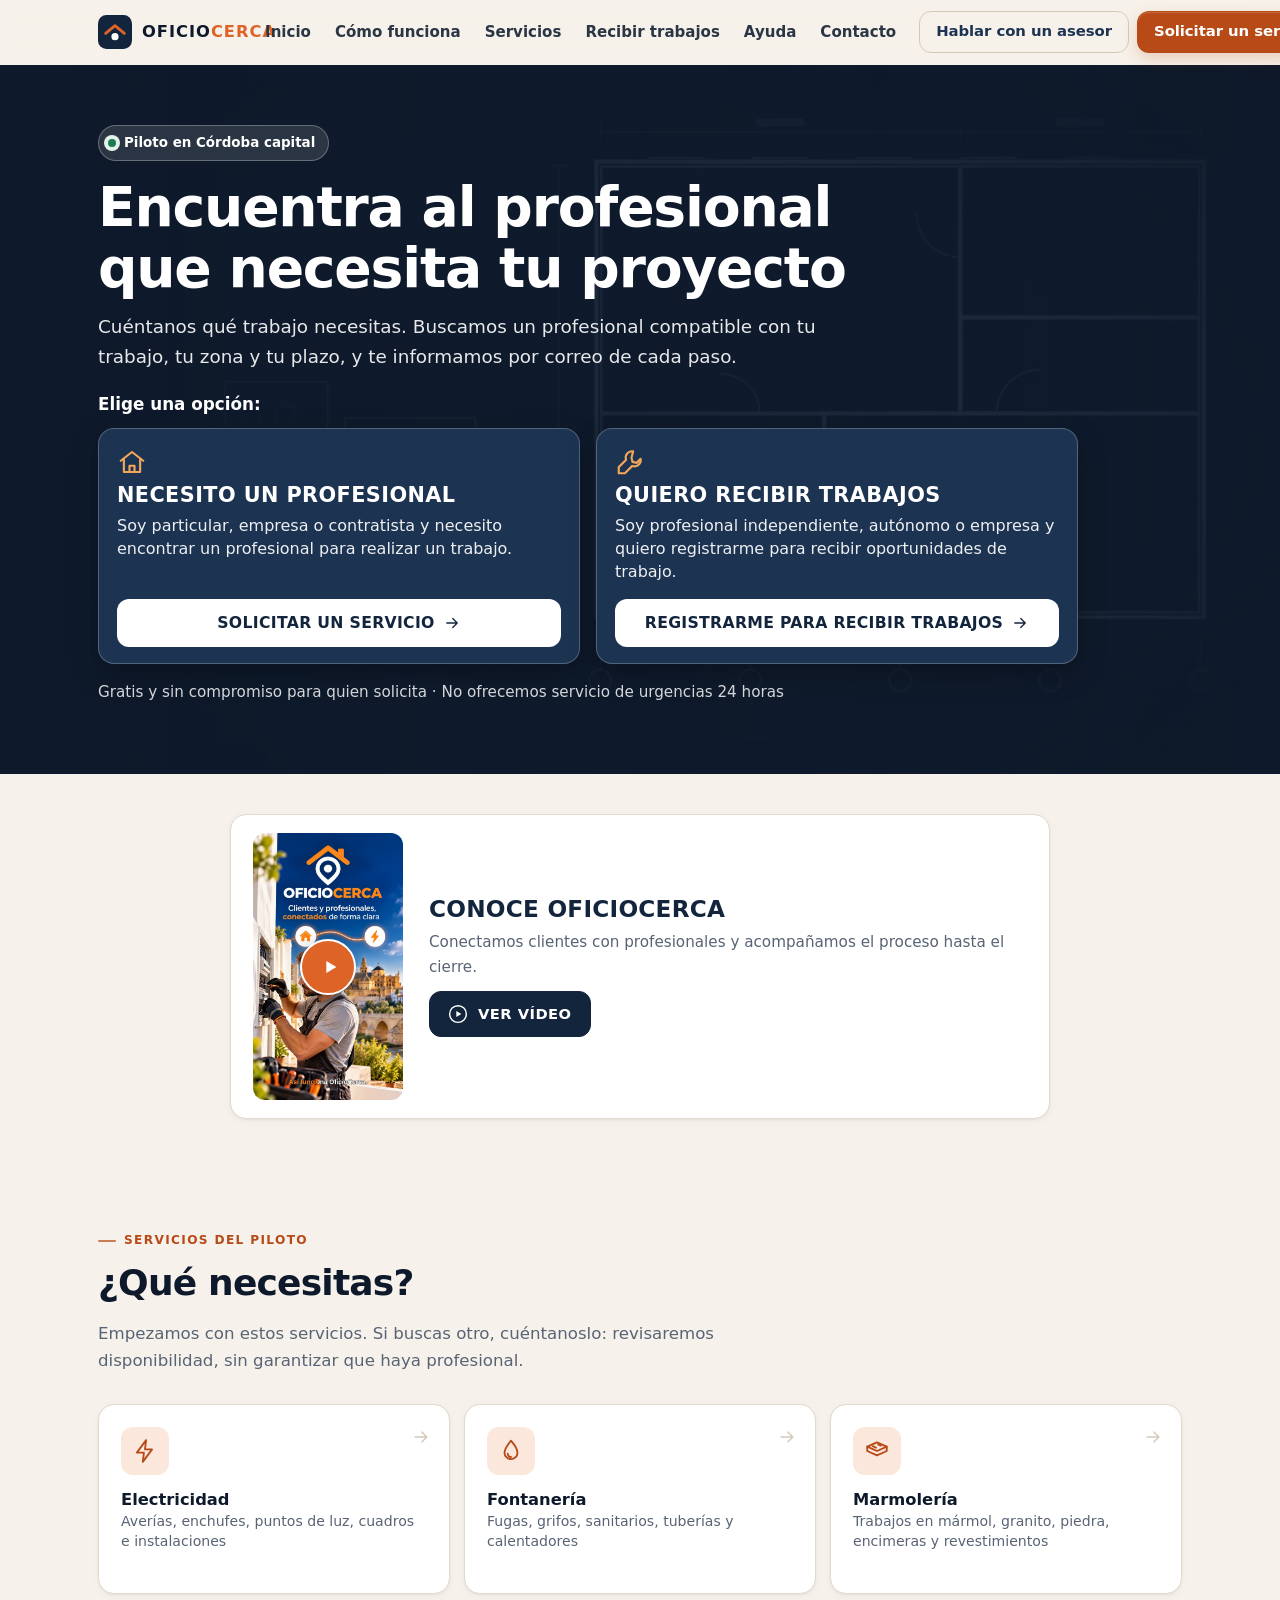
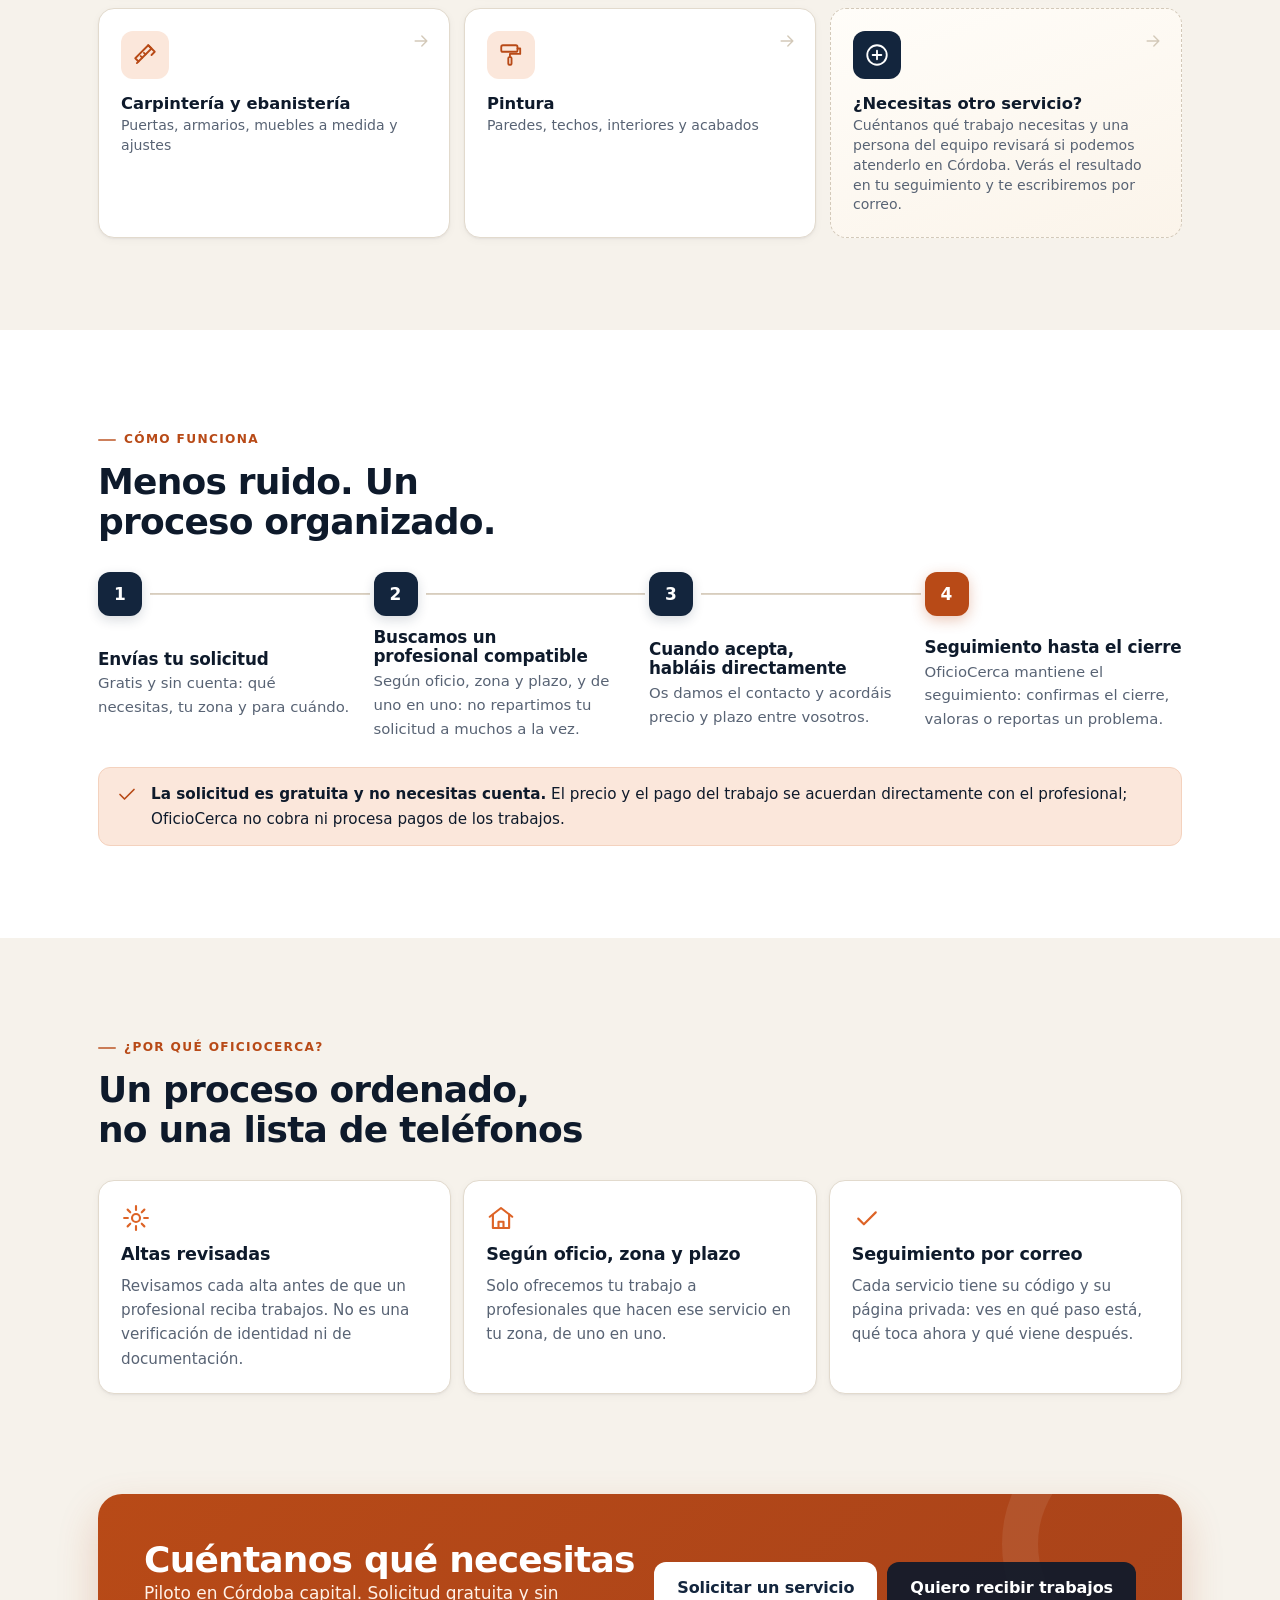
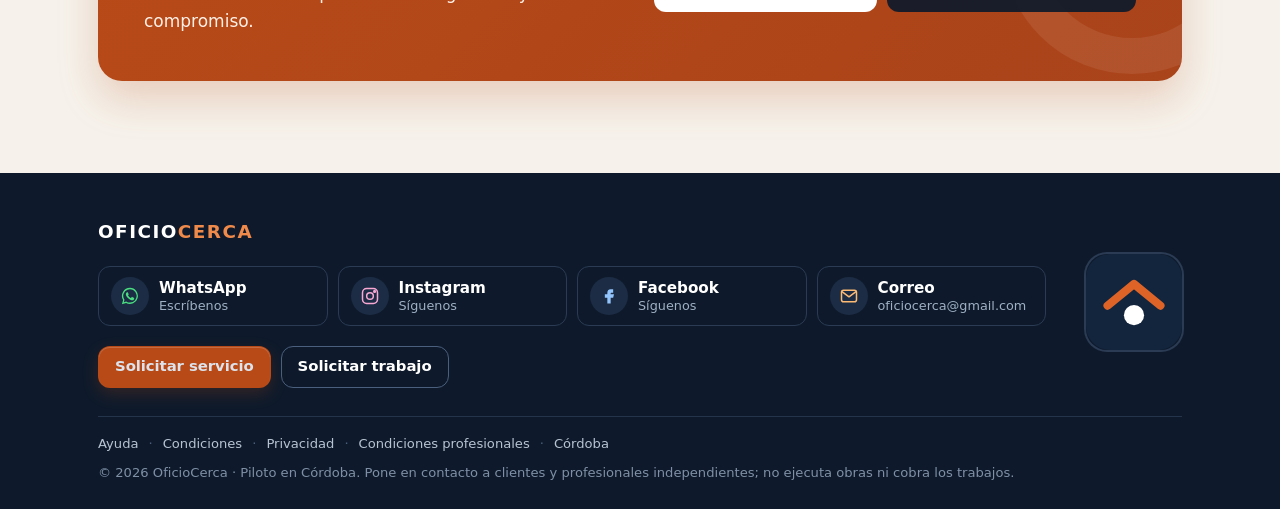
<file: index.html>
<!doctype html>
<html lang="es">
<head>
<meta charset="utf-8">
<script>if(/\.github\.io$/.test(location.hostname)){location.replace("https://oficiocercaya.com"+location.pathname.replace(/^\/oficiocerca/,"")+location.search+location.hash)}</script>
<meta name="viewport" content="width=device-width, initial-scale=1">
<title>OficioCerca · Profesionales para obras, reformas y reparaciones</title>
<meta name="description" content="Cuéntanos qué trabajo necesitas y buscamos un profesional compatible con tu trabajo, zona y plazo. Piloto en Córdoba capital. Solicitud gratuita y con seguimiento por correo.">
<link rel="canonical" href="https://oficiocercaya.com/">

<meta name="theme-color" content="#13253D">
<meta property="og:type" content="website">
<meta property="og:locale" content="es_ES">
<meta property="og:site_name" content="OficioCerca">
<meta property="og:title" content="OficioCerca · Profesionales para obras, reformas y reparaciones">
<meta property="og:description" content="Cuéntanos qué trabajo necesitas y buscamos un profesional compatible con tu trabajo, zona y plazo. Piloto en Córdoba capital. Solicitud gratuita y con seguimiento por correo.">
<meta property="og:url" content="https://oficiocercaya.com/">
<meta property="og:image" content="https://oficiocercaya.com/assets/img/og-image.png">
<meta property="og:image:width" content="1200">
<meta property="og:image:height" content="630">
<meta name="twitter:card" content="summary_large_image">
<link rel="icon" href="favicon.svg" type="image/svg+xml">
<link rel="icon" href="assets/img/favicon-32.png" sizes="32x32" type="image/png">
<link rel="apple-touch-icon" href="assets/img/apple-touch-icon.png">
<link rel="stylesheet" href="assets/css/styles.css?v=10">
<script>(function(d){try{if(window.matchMedia&&!matchMedia('(prefers-reduced-motion: reduce)').matches&&'IntersectionObserver' in window){d.classList.add('js-motion');setTimeout(function(){if(!window.__ocReveal){d.classList.remove('js-motion')}},2500)}}catch(e){}})(document.documentElement)</script>
<script type="application/ld+json">{"@context": "https://schema.org", "@graph": [{"@type": "Organization", "@id": "https://oficiocercaya.com/#org", "name": "OficioCerca", "url": "https://oficiocercaya.com/", "email": "oficiocerca@gmail.com", "logo": "https://oficiocercaya.com/assets/img/apple-touch-icon.png", "description": "Servicio de intermediación que conecta a clientes y empresas con profesionales de obras, reformas y reparaciones.", "slogan": "El trabajo que necesitas, más cerca.", "sameAs": ["https://www.instagram.com/oficiocerca/", "https://www.facebook.com/oficiocerca"], "areaServed": {"@type": "City", "name": "Córdoba", "containedInPlace": {"@type": "Country", "name": "España"}}}, {"@type": "WebSite", "@id": "https://oficiocercaya.com/#web", "name": "OficioCerca", "url": "https://oficiocercaya.com/", "inLanguage": "es-ES", "publisher": {"@id": "https://oficiocercaya.com/#org"}}]}</script>
</head>
<body>
<a class="skip" href="#main">Saltar al contenido</a>
<header class="hdr" id="top">
  <div class="wrap">
    <a class="brand" href="" aria-label="OficioCerca, inicio"><svg class="brand-mark" viewBox="0 0 40 40" aria-hidden="true"><rect width="40" height="40" rx="10" fill="#13253D"/><path d="M9 21.5 20 12.5l11 9" stroke="#DD6326" stroke-width="3.4" fill="none" stroke-linecap="round" stroke-linejoin="round"/><circle cx="20" cy="25.5" r="4.2" fill="#fff"/></svg><span class="brand-name">OFICIO<b>CERCA</b></span></a>
    <nav class="nav" aria-label="Principal"><a href="">Inicio</a><a href="#como-funciona">Cómo funciona</a><a href="#servicios">Servicios</a><a href="profesionales/">Recibir trabajos</a><a href="ayuda/">Ayuda</a><a href="#contacto">Contacto</a></nav>
    <div class="hdr-ctas">
      <a class="btn btn-sm hdr-wa" data-wa-item hidden data-wa-msg="Hola, estoy visitando OficioCerca y necesito orientación antes de realizar una solicitud o registro." target="_blank" rel="noopener" aria-label="Hablar con un asesor (WhatsApp, se abre en una ventana nueva)">Hablar con un asesor</a>
      <a class="btn btn-primary btn-sm hdr-cta" href="solicitar/">Solicitar un servicio</a>
    </div>
    <button class="menu-btn" type="button" aria-expanded="false" aria-controls="mnav" aria-label="Abrir menú">
      <svg viewBox="0 0 24 24" fill="none" stroke="currentColor" stroke-width="2" stroke-linecap="round" aria-hidden="true"><path d="M4 7h16M4 12h16M4 17h16"/></svg>
    </button>
  </div>
  <nav class="mobile-nav" id="mnav" aria-label="Menú móvil"><a href="">Inicio</a><a href="#como-funciona">Cómo funciona</a><a href="#servicios">Servicios</a><a href="profesionales/">Recibir trabajos</a><a href="ayuda/">Ayuda</a><a href="#contacto">Contacto</a><a class="btn btn-primary" href="solicitar/">Solicitar un servicio</a><a class="btn btn-ghost mnav-wa" data-wa-item hidden data-wa-msg="Hola, estoy visitando OficioCerca y necesito orientación antes de realizar una solicitud o registro." target="_blank" rel="noopener" aria-label="Hablar con un asesor (WhatsApp, se abre en una ventana nueva)">Hablar con un asesor</a></nav>
</header>
<main id="main">
<section class="hero hero14" aria-labelledby="h-hero">
  <div class="hero-photo" aria-hidden="true"></div>
  <div class="wrap">
    <span class="pill"><span class="dot" aria-hidden="true"></span>Piloto en Córdoba capital</span>
    <h1 id="h-hero">Encuentra al profesional que necesita tu proyecto</h1>
    <p class="lead">Cuéntanos qué trabajo necesitas. Buscamos un profesional compatible con tu trabajo, tu zona y tu plazo, y te informamos por correo de cada paso.</p>
    <p class="hero-pick">Elige una opción:</p>
    <div class="hero-opts hero-opts-2"><a class="hopt" href="solicitar/"><span class="hopt-ico"><svg class="ico" viewBox="0 0 24 24" fill="none" stroke="currentColor" stroke-width="1.7" stroke-linecap="round" stroke-linejoin="round" aria-hidden="true"><path d="M3 11 12 4l9 7"/><path d="M5.5 9.5V20h13V9.5"/><path d="M10 20v-5h4v5"/></svg></span><span class="hopt-t">Necesito un profesional</span><span class="hopt-d">Soy particular, empresa o contratista y necesito encontrar un profesional para realizar un trabajo.</span><span class="hopt-cta">Solicitar un servicio <svg class="ico" viewBox="0 0 24 24" fill="none" stroke="currentColor" stroke-width="1.7" stroke-linecap="round" stroke-linejoin="round" aria-hidden="true"><path d="M5 12h14M13 6l6 6-6 6"/></svg></span></a><a class="hopt" href="profesionales/"><span class="hopt-ico"><svg class="ico" viewBox="0 0 24 24" fill="none" stroke="currentColor" stroke-width="1.7" stroke-linecap="round" stroke-linejoin="round" aria-hidden="true"><path d="M14.5 3.5a5 5 0 0 0-5.6 6.7L3 16.1V21h4.9l5.9-5.9a5 5 0 0 0 6.7-5.6l-3.2 3.2-3.3-.8-.8-3.3z"/></svg></span><span class="hopt-t">Quiero recibir trabajos</span><span class="hopt-d">Soy profesional independiente, autónomo o empresa y quiero registrarme para recibir oportunidades de trabajo.</span><span class="hopt-cta">Registrarme para recibir trabajos <svg class="ico" viewBox="0 0 24 24" fill="none" stroke="currentColor" stroke-width="1.7" stroke-linecap="round" stroke-linejoin="round" aria-hidden="true"><path d="M5 12h14M13 6l6 6-6 6"/></svg></span></a></div>
    <p class="hero-note">Gratis y sin compromiso para quien solicita · No ofrecemos servicio de urgencias 24 horas</p>
  </div>
</section>

<section class="sec-inst" id="conoce" aria-labelledby="h-inst">
  <div class="wrap">
    <div class="inst-card">
      <button type="button" class="inst-poster" data-video-open="video-institucional" aria-haspopup="dialog" aria-label="Ver el vídeo: Conoce OficioCerca">
        <img src="assets/video/conoce-oficiocerca-poster.webp" width="1080" height="1920" loading="lazy" decoding="async" alt="">
        <span class="inst-play" aria-hidden="true"><svg viewBox="0 0 24 24"><path d="M8 5.5v13l11-6.5z" fill="currentColor"/></svg></span>
      </button>
      <div class="inst-txt">
        <h2 id="h-inst">Conoce OficioCerca</h2>
        <p>Conectamos clientes con profesionales y acompañamos el proceso hasta el cierre.</p>
        <button type="button" class="btn inst-btn" data-video-open="video-institucional" aria-haspopup="dialog"><svg class="ico" viewBox="0 0 24 24" aria-hidden="true"><circle cx="12" cy="12" r="10" fill="none" stroke="currentColor" stroke-width="1.7"/><path d="M10 8.5v7l6-3.5z" fill="currentColor"/></svg><span>Ver vídeo</span></button>
      </div>
    </div>
  </div>
  <dialog class="vmodal vmodal-inst" id="video-institucional" aria-labelledby="video-institucional-t">
  <div class="vmodal-box">
    <div class="vmodal-top"><h2 id="video-institucional-t">Conoce OficioCerca</h2><button type="button" class="vmodal-x" data-video-close aria-label="Cerrar el vídeo">&times;</button></div>
    <div class="vmodal-media"><video controls playsinline preload="none" data-poster="assets/video/conoce-oficiocerca-poster.webp" data-src="assets/video/conoce-oficiocerca.mp4" aria-label="Conoce OficioCerca (vídeo con música y subtítulos integrados)">
    </video></div>
    <p class="vmodal-note">Vídeo con música y subtítulos integrados. Puedes ajustar el volumen y verlo en pantalla completa.</p>
    <button type="button" class="btn btn-ghost vmodal-close" data-video-close>Cerrar y volver</button>
  </div>
</dialog>
</section>

<section class="sec" id="servicios" aria-labelledby="h-serv">
  <div class="wrap">
    <div class="sec-head" data-reveal>
      <span class="eyebrow">Servicios del piloto</span>
      <h2 id="h-serv">¿Qué necesitas?</h2>
      <p>Empezamos con estos servicios. Si buscas otro, cuéntanoslo: revisaremos disponibilidad, sin garantizar que haya profesional.</p>
    </div>
    <div class="trades"><a class="trade" data-reveal href="solicitar/?oficio=electricidad"><span class="trade-ico"><svg class="ico" viewBox="0 0 24 24" fill="none" stroke="currentColor" stroke-width="1.7" stroke-linecap="round" stroke-linejoin="round" aria-hidden="true"><path d="M13 2 4.5 13.5H11L10 22l8.5-11.5H12z"/></svg></span><span class="trade-txt"><strong>Electricidad</strong><span>Averías, enchufes, puntos de luz, cuadros e instalaciones</span></span><span class="trade-go" aria-hidden="true"><svg class="ico" viewBox="0 0 24 24" fill="none" stroke="currentColor" stroke-width="1.7" stroke-linecap="round" stroke-linejoin="round" aria-hidden="true"><path d="M5 12h14M13 6l6 6-6 6"/></svg></span></a><a class="trade" data-reveal href="solicitar/?oficio=fontaneria"><span class="trade-ico"><svg class="ico" viewBox="0 0 24 24" fill="none" stroke="currentColor" stroke-width="1.7" stroke-linecap="round" stroke-linejoin="round" aria-hidden="true"><path d="M12 2.5c3.6 4.3 6 7.7 6 11a6 6 0 0 1-12 0c0-3.3 2.4-6.7 6-11z"/><path d="M9 14.5a3 3 0 0 0 3 3"/></svg></span><span class="trade-txt"><strong>Fontanería</strong><span>Fugas, grifos, sanitarios, tuberías y calentadores</span></span><span class="trade-go" aria-hidden="true"><svg class="ico" viewBox="0 0 24 24" fill="none" stroke="currentColor" stroke-width="1.7" stroke-linecap="round" stroke-linejoin="round" aria-hidden="true"><path d="M5 12h14M13 6l6 6-6 6"/></svg></span></a><a class="trade" data-reveal href="solicitar/?oficio=marmoleria"><span class="trade-ico"><svg class="ico" viewBox="0 0 24 24" fill="none" stroke="currentColor" stroke-width="1.7" stroke-linecap="round" stroke-linejoin="round" aria-hidden="true"><path d="M3 8l9-4 9 4-9 4z"/><path d="M3 8v4l9 4 9-4V8"/><path d="M8 7.5l3 1.3M13 6l2.5 1"/></svg></span><span class="trade-txt"><strong>Marmolería</strong><span>Trabajos en mármol, granito, piedra, encimeras y revestimientos</span></span><span class="trade-go" aria-hidden="true"><svg class="ico" viewBox="0 0 24 24" fill="none" stroke="currentColor" stroke-width="1.7" stroke-linecap="round" stroke-linejoin="round" aria-hidden="true"><path d="M5 12h14M13 6l6 6-6 6"/></svg></span></a><a class="trade" data-reveal href="solicitar/?oficio=carpinteria"><span class="trade-ico"><svg class="ico" viewBox="0 0 24 24" fill="none" stroke="currentColor" stroke-width="1.7" stroke-linecap="round" stroke-linejoin="round" aria-hidden="true"><path d="M3 15 15 3l3 3L6 18z"/><path d="M6 18l-1.5 1.5M8 13l1.5 1.5M11 10l1.5 1.5"/><path d="M15 3l6 6-3 3"/></svg></span><span class="trade-txt"><strong>Carpintería y ebanistería</strong><span>Puertas, armarios, muebles a medida y ajustes</span></span><span class="trade-go" aria-hidden="true"><svg class="ico" viewBox="0 0 24 24" fill="none" stroke="currentColor" stroke-width="1.7" stroke-linecap="round" stroke-linejoin="round" aria-hidden="true"><path d="M5 12h14M13 6l6 6-6 6"/></svg></span></a><a class="trade" data-reveal href="solicitar/?oficio=pintura"><span class="trade-ico"><svg class="ico" viewBox="0 0 24 24" fill="none" stroke="currentColor" stroke-width="1.7" stroke-linecap="round" stroke-linejoin="round" aria-hidden="true"><rect x="3" y="3" width="15" height="6" rx="1.5"/><path d="M18 6h2.5v5H11v3"/><rect x="9.5" y="14" width="3" height="7" rx="1"/></svg></span><span class="trade-txt"><strong>Pintura</strong><span>Paredes, techos, interiores y acabados</span></span><span class="trade-go" aria-hidden="true"><svg class="ico" viewBox="0 0 24 24" fill="none" stroke="currentColor" stroke-width="1.7" stroke-linecap="round" stroke-linejoin="round" aria-hidden="true"><path d="M5 12h14M13 6l6 6-6 6"/></svg></span></a><a class="trade trade-other" data-reveal href="solicitar/?oficio=otro"><span class="trade-ico"><svg class="ico" viewBox="0 0 24 24" fill="none" stroke="currentColor" stroke-width="1.7" stroke-linecap="round" stroke-linejoin="round" aria-hidden="true"><circle cx="12" cy="12" r="9"/><path d="M12 8v8M8 12h8"/></svg></span><span class="trade-txt"><strong>¿Necesitas otro servicio?</strong><span>Cuéntanos qué trabajo necesitas y una persona del equipo revisará si podemos atenderlo en Córdoba. Verás el resultado en tu seguimiento y te escribiremos por correo.</span></span><span class="trade-go" aria-hidden="true"><svg class="ico" viewBox="0 0 24 24" fill="none" stroke="currentColor" stroke-width="1.7" stroke-linecap="round" stroke-linejoin="round" aria-hidden="true"><path d="M5 12h14M13 6l6 6-6 6"/></svg></span></a></div>
  </div>
</section>

<section class="sec sec-white" id="como-funciona" aria-labelledby="h-como">
  <div class="wrap"><figure class="video-slot" data-video-slot="general" hidden><figcaption>Cómo funciona OficioCerca</figcaption><div class="video-slot-media"></div></figure></div>
  <div class="wrap">
    <div class="sec-head" data-reveal>
      <span class="eyebrow">Cómo funciona</span>
      <h2 id="h-como">Menos ruido. Un proceso organizado.</h2>
    </div>
    <ol class="steps"><li class="step" data-reveal><div><h3>Envías tu solicitud</h3><p>Gratis y sin cuenta: qué necesitas, tu zona y para cuándo.</p></div></li><li class="step" data-reveal><div><h3>Buscamos un profesional compatible</h3><p>Según oficio, zona y plazo, y de uno en uno: no repartimos tu solicitud a muchos a la vez.</p></div></li><li class="step" data-reveal><div><h3>Cuando acepta, habláis directamente</h3><p>Os damos el contacto y acordáis precio y plazo entre vosotros.</p></div></li><li class="step hl" data-reveal><div><h3>Seguimiento hasta el cierre</h3><p>OficioCerca mantiene el seguimiento: confirmas el cierre, valoras o reportas un problema.</p></div></li></ol>
    <div class="notice" data-reveal><svg class="ico" viewBox="0 0 24 24" fill="none" stroke="currentColor" stroke-width="1.7" stroke-linecap="round" stroke-linejoin="round" aria-hidden="true"><path d="m5 12.5 4.5 4.5L19 7.5"/></svg><p><strong>La solicitud es gratuita y no necesitas cuenta.</strong> El precio y el pago del trabajo se acuerdan directamente con el profesional; OficioCerca no cobra ni procesa pagos de los trabajos.</p></div>
  </div>
</section>

<section class="sec" id="por-que" aria-labelledby="h-why">
  <div class="wrap">
    <div class="sec-head" data-reveal>
      <span class="eyebrow">¿Por qué OficioCerca?</span>
      <h2 id="h-why">Un proceso ordenado, no una lista de teléfonos</h2>
    </div>
    <div class="why why-3">
      <div class="why-item" data-reveal><svg class="ico" viewBox="0 0 24 24" fill="none" stroke="currentColor" stroke-width="1.7" stroke-linecap="round" stroke-linejoin="round" aria-hidden="true"><circle cx="12" cy="12" r="3.2"/><path d="M12 2.5v3M12 18.5v3M2.5 12h3M18.5 12h3M5.3 5.3l2.1 2.1M16.6 16.6l2.1 2.1M5.3 18.7l2.1-2.1M16.6 7.4l2.1-2.1"/></svg><h3>Altas revisadas</h3><p>Revisamos cada alta antes de que un profesional reciba trabajos. No es una verificación de identidad ni de documentación.</p></div>
      <div class="why-item" data-reveal><svg class="ico" viewBox="0 0 24 24" fill="none" stroke="currentColor" stroke-width="1.7" stroke-linecap="round" stroke-linejoin="round" aria-hidden="true"><path d="M3 11 12 4l9 7"/><path d="M5.5 9.5V20h13V9.5"/><path d="M10 20v-5h4v5"/></svg><h3>Según oficio, zona y plazo</h3><p>Solo ofrecemos tu trabajo a profesionales que hacen ese servicio en tu zona, de uno en uno.</p></div>
      <div class="why-item" data-reveal><svg class="ico" viewBox="0 0 24 24" fill="none" stroke="currentColor" stroke-width="1.7" stroke-linecap="round" stroke-linejoin="round" aria-hidden="true"><path d="m5 12.5 4.5 4.5L19 7.5"/></svg><h3>Seguimiento por correo</h3><p>Cada servicio tiene su código y su página privada: ves en qué paso está, qué toca ahora y qué viene después.</p></div>
    </div>
  </div>
</section>

<section class="sec sec-tight">
  <div class="wrap">
    <div class="cta-band" data-reveal>
      <div><h2>Cuéntanos qué necesitas</h2><p>Piloto en Córdoba capital. Solicitud gratuita y sin compromiso.</p></div>
      <div class="row">
        <a class="btn btn-light" href="solicitar/">Solicitar un servicio</a>
        <a class="btn btn-dark-on" href="profesionales/">Quiero recibir trabajos</a>
      </div>
    </div>
  </div>
</section>
</main>
<footer class="ftr" id="contacto">
  <div class="wrap">
    <div class="ftr-main">
      <div class="ftr-left">
        <p class="ftr-title">OFICIO<b>CERCA</b></p>
        <div class="ftr-social">
          <a class="soc soc-wa" data-wa-item hidden data-wa-msg="Hola, estoy revisando la sección de contacto de OficioCerca y necesito ayuda." target="_blank" rel="noopener" aria-label="WhatsApp de OficioCerca: escríbenos (WhatsApp, se abre en una ventana nueva)"><span class="soc-ico"><svg viewBox="0 0 24 24" aria-hidden="true"><path fill="currentColor" d="M12 2.2A9.7 9.7 0 0 0 3.7 16.9L2.3 21.8l5-1.3A9.7 9.7 0 1 0 12 2.2Zm0 17.7a8 8 0 0 1-4.1-1.1l-.3-.2-3 .8.8-2.9-.2-.3A8 8 0 1 1 12 19.9Zm4.4-6c-.2-.1-1.4-.7-1.7-.8-.2-.1-.4-.1-.5.1l-.8 1c-.1.2-.3.2-.5.1a6.5 6.5 0 0 1-3.2-2.8c-.2-.4.2-.4.7-1.3.1-.2 0-.3 0-.4l-.8-1.8c-.2-.5-.4-.4-.5-.4h-.5a.9.9 0 0 0-.7.3 2.8 2.8 0 0 0-.9 2.1c0 1.2.9 2.4 1 2.6.1.2 1.8 2.7 4.3 3.8 1.6.7 2.2.7 3 .6.5-.1 1.4-.6 1.6-1.2.2-.6.2-1.1.1-1.2l-.5-.2Z"/></svg></span><span class="soc-txt"><b>WhatsApp</b><small>Escríbenos</small></span></a>
          <a class="soc soc-ig" href="https://www.instagram.com/oficiocerca/" target="_blank" rel="noopener" aria-label="Instagram de OficioCerca, @oficiocerca (se abre en una ventana nueva)"><span class="soc-ico"><svg viewBox="0 0 24 24" fill="none" stroke="currentColor" stroke-width="1.8" aria-hidden="true"><rect x="3" y="3" width="18" height="18" rx="5"/><circle cx="12" cy="12" r="4"/><circle cx="17.5" cy="6.5" r="1" fill="currentColor"/></svg></span><span class="soc-txt"><b>Instagram</b><small>Síguenos</small></span></a>
          <a class="soc soc-fb" href="https://www.facebook.com/oficiocerca" target="_blank" rel="noopener" aria-label="Facebook de OficioCerca (se abre en una ventana nueva)"><span class="soc-ico"><svg viewBox="0 0 24 24" aria-hidden="true"><path fill="currentColor" d="M14 8h3V4h-3c-2.8 0-4 1.8-4 4.3V10H7v4h3v7h4v-7h3l1-4h-4V8.6c0-.4.3-.6.6-.6z"/></svg></span><span class="soc-txt"><b>Facebook</b><small>Síguenos</small></span></a>
          <a class="soc soc-mail" href="mailto:oficiocerca@gmail.com" aria-label="Escribir un correo a oficiocerca@gmail.com"><span class="soc-ico"><svg viewBox="0 0 24 24" fill="none" stroke="currentColor" stroke-width="1.8" stroke-linecap="round" stroke-linejoin="round" aria-hidden="true"><rect x="3" y="5" width="18" height="14" rx="2.5"/><path d="m4 7 8 6 8-6"/></svg></span><span class="soc-txt"><b>Correo</b><small>oficiocerca@gmail.com</small></span></a>
        </div>
        <div class="ftr-ctas">
          <a class="btn btn-primary btn-sm" href="solicitar/">Solicitar servicio</a>
          <a class="btn btn-sm ftr-btn2" href="profesionales/">Solicitar trabajo</a>
        </div>
      </div>
      <a class="ftr-logo" href="" aria-label="OficioCerca, inicio"><svg class="brand-mark" viewBox="0 0 40 40" aria-hidden="true"><rect width="40" height="40" rx="10" fill="#13253D"/><path d="M9 21.5 20 12.5l11 9" stroke="#DD6326" stroke-width="3.4" fill="none" stroke-linecap="round" stroke-linejoin="round"/><circle cx="20" cy="25.5" r="4.2" fill="#fff"/></svg></a>
    </div>
    <div class="ftr-bottom">
      <nav class="ftr-legal" aria-label="Información legal y ayuda"><a href="ayuda/">Ayuda</a><span aria-hidden="true">·</span><a href="condiciones/">Condiciones</a><span aria-hidden="true">·</span><a href="privacidad/">Privacidad</a><span aria-hidden="true">·</span><a href="condiciones-profesionales/">Condiciones profesionales</a><span aria-hidden="true">·</span><a href="cordoba/">Córdoba</a></nav>
      <span class="ftr-copy">© <span data-year>2026</span> OficioCerca · Piloto en Córdoba. Pone en contacto a clientes y profesionales independientes; no ejecuta obras ni cobra los trabajos.</span>
    </div>
  </div>
</footer>
<script src="assets/js/config.js?v=10"></script>
<script src="assets/js/icons.js?v=10"></script>
<script src="assets/js/main.js?v=10" defer></script>

</body>
</html>
</file>
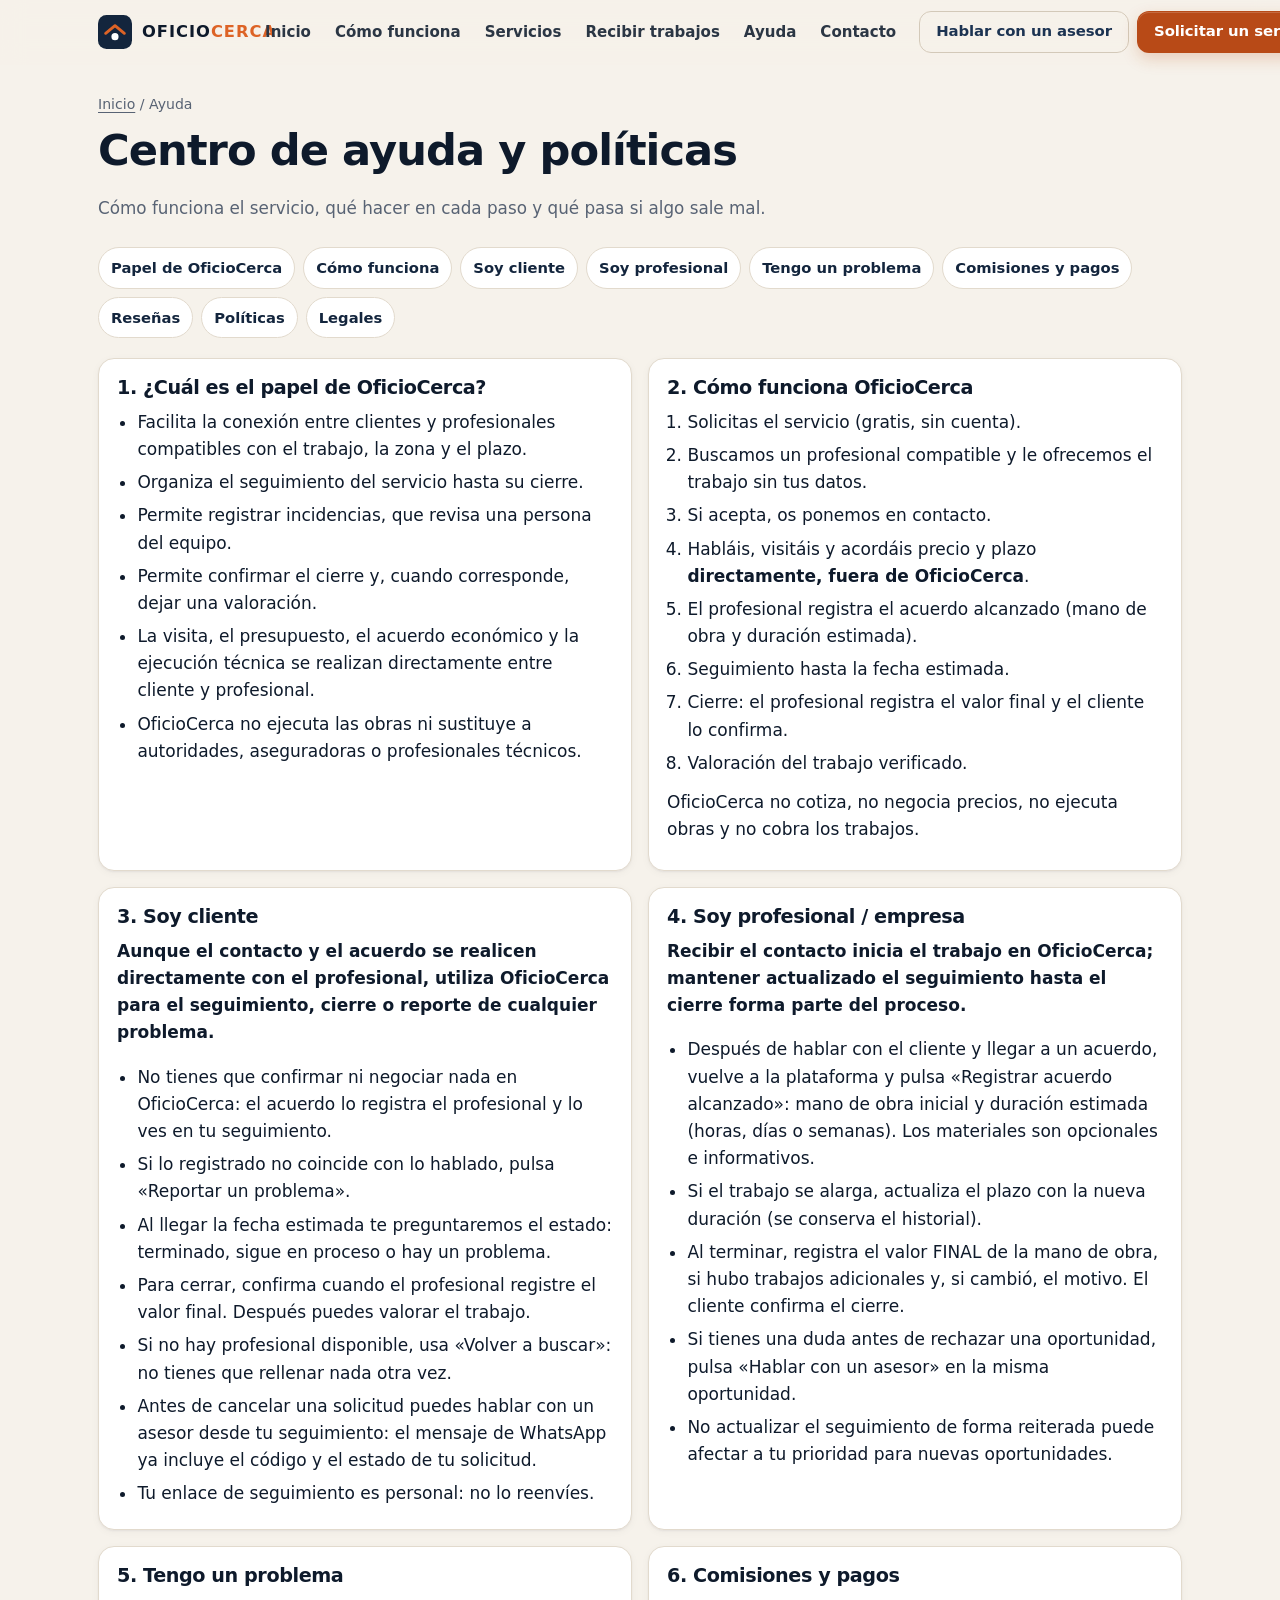
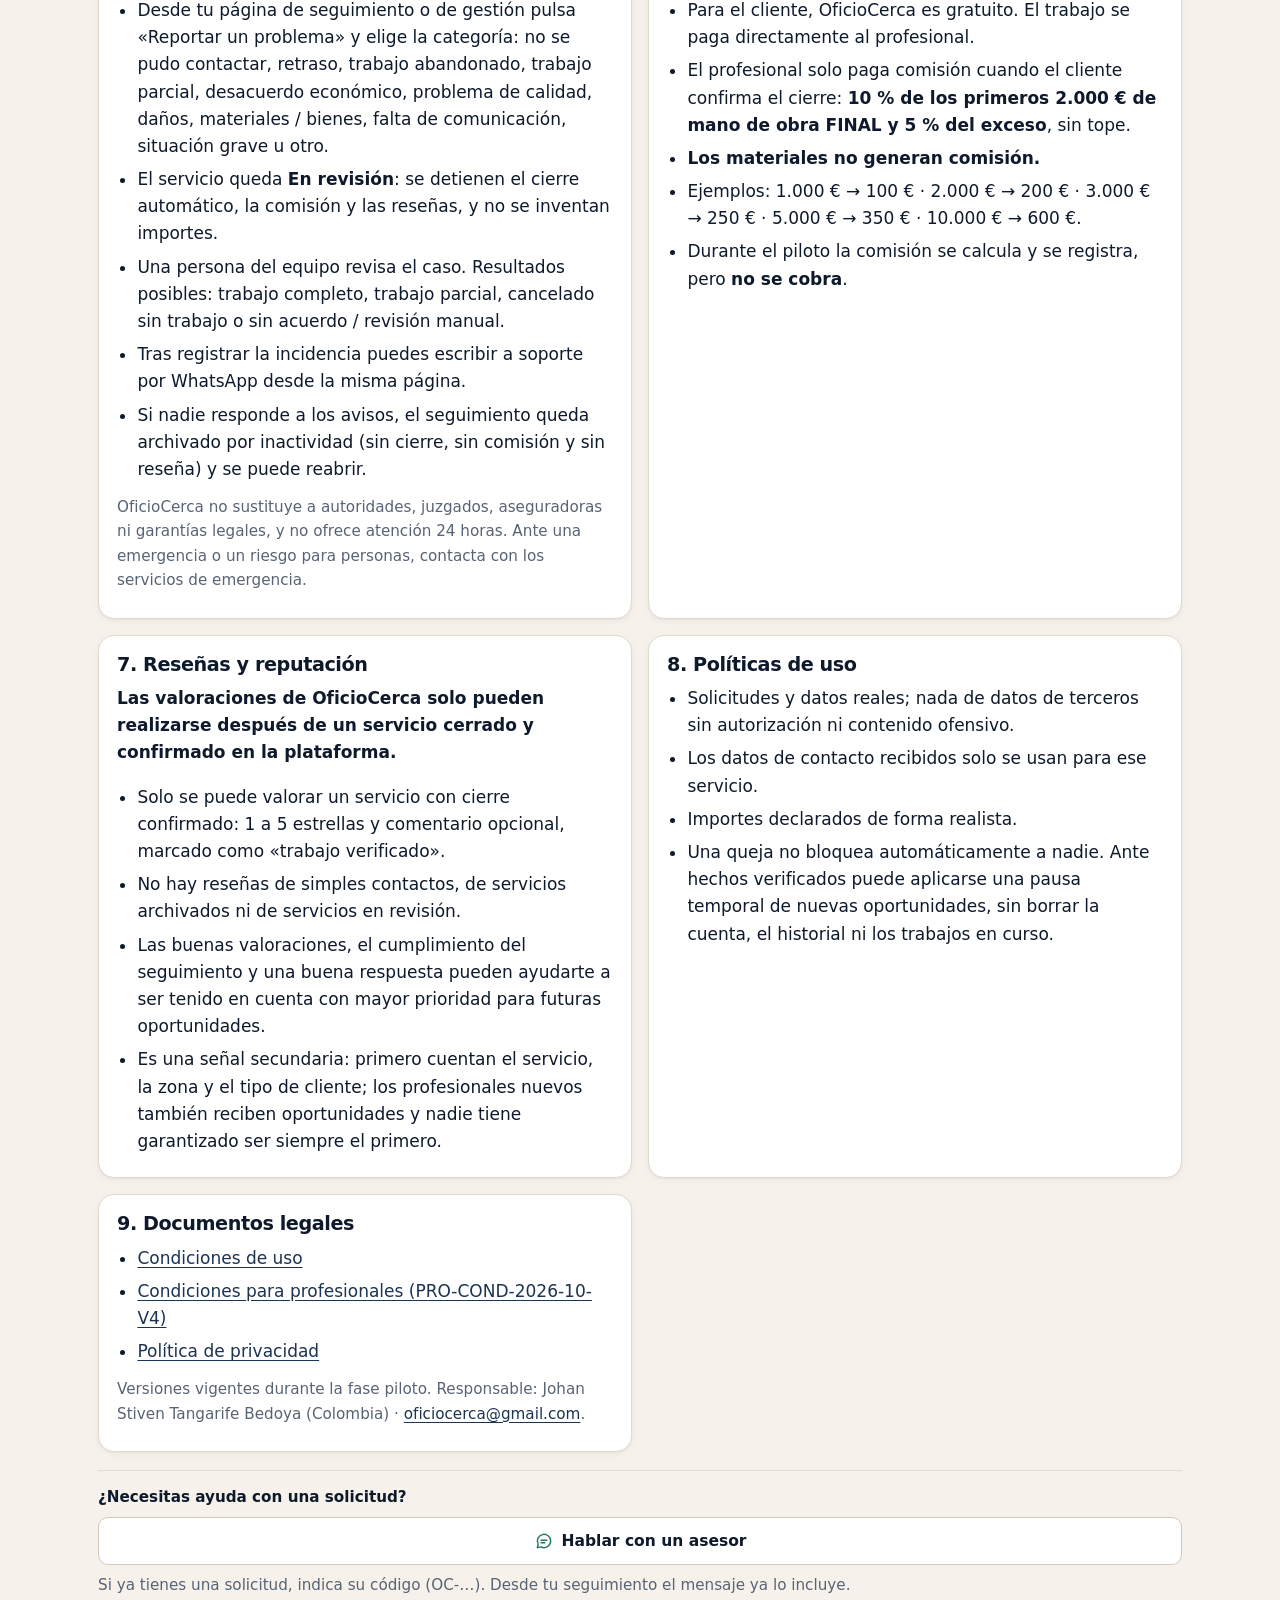
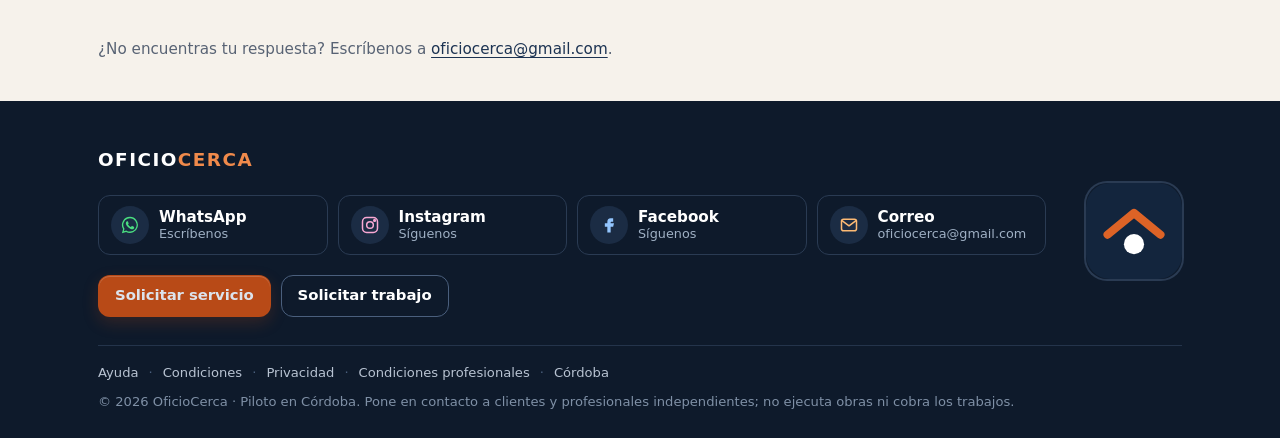
<file: ayuda/index.html>
<!doctype html>
<html lang="es">
<head>
<meta charset="utf-8">
<script>if(/\.github\.io$/.test(location.hostname)){location.replace("https://oficiocercaya.com"+location.pathname.replace(/^\/oficiocerca/,"")+location.search+location.hash)}</script>
<meta name="viewport" content="width=device-width, initial-scale=1">
<title>Centro de ayuda y políticas · OficioCerca</title>
<meta name="description" content="Cómo funciona OficioCerca, ayuda para clientes y profesionales, incidencias, comisiones, reseñas y políticas.">
<link rel="canonical" href="https://oficiocercaya.com/ayuda/">

<meta name="theme-color" content="#13253D">
<meta property="og:type" content="website">
<meta property="og:locale" content="es_ES">
<meta property="og:site_name" content="OficioCerca">
<meta property="og:title" content="Centro de ayuda y políticas · OficioCerca">
<meta property="og:description" content="Cómo funciona OficioCerca, ayuda para clientes y profesionales, incidencias, comisiones, reseñas y políticas.">
<meta property="og:url" content="https://oficiocercaya.com/ayuda/">
<meta property="og:image" content="https://oficiocercaya.com/assets/img/og-image.png">
<meta property="og:image:width" content="1200">
<meta property="og:image:height" content="630">
<meta name="twitter:card" content="summary_large_image">
<link rel="icon" href="../favicon.svg" type="image/svg+xml">
<link rel="icon" href="../assets/img/favicon-32.png" sizes="32x32" type="image/png">
<link rel="apple-touch-icon" href="../assets/img/apple-touch-icon.png">
<link rel="stylesheet" href="../assets/css/styles.css?v=10">
<script>(function(d){try{if(window.matchMedia&&!matchMedia('(prefers-reduced-motion: reduce)').matches&&'IntersectionObserver' in window){d.classList.add('js-motion');setTimeout(function(){if(!window.__ocReveal){d.classList.remove('js-motion')}},2500)}}catch(e){}})(document.documentElement)</script>
<script type="application/ld+json">{"@context": "https://schema.org", "@type": "BreadcrumbList", "itemListElement": [{"@type": "ListItem", "position": 1, "name": "Inicio", "item": "https://oficiocercaya.com/"}, {"@type": "ListItem", "position": 2, "name": "Ayuda", "item": "https://oficiocercaya.com/ayuda/"}]}</script>
</head>
<body>
<a class="skip" href="#main">Saltar al contenido</a>
<header class="hdr" id="top">
  <div class="wrap">
    <a class="brand" href="../" aria-label="OficioCerca, inicio"><svg class="brand-mark" viewBox="0 0 40 40" aria-hidden="true"><rect width="40" height="40" rx="10" fill="#13253D"/><path d="M9 21.5 20 12.5l11 9" stroke="#DD6326" stroke-width="3.4" fill="none" stroke-linecap="round" stroke-linejoin="round"/><circle cx="20" cy="25.5" r="4.2" fill="#fff"/></svg><span class="brand-name">OFICIO<b>CERCA</b></span></a>
    <nav class="nav" aria-label="Principal"><a href="../">Inicio</a><a href="../#como-funciona">Cómo funciona</a><a href="../#servicios">Servicios</a><a href="../profesionales/">Recibir trabajos</a><a href="../ayuda/">Ayuda</a><a href="../#contacto">Contacto</a></nav>
    <div class="hdr-ctas">
      <a class="btn btn-sm hdr-wa" data-wa-item hidden data-wa-msg="Hola, estoy visitando OficioCerca y necesito orientación antes de realizar una solicitud o registro." target="_blank" rel="noopener" aria-label="Hablar con un asesor (WhatsApp, se abre en una ventana nueva)">Hablar con un asesor</a>
      <a class="btn btn-primary btn-sm hdr-cta" href="../solicitar/">Solicitar un servicio</a>
    </div>
    <button class="menu-btn" type="button" aria-expanded="false" aria-controls="mnav" aria-label="Abrir menú">
      <svg viewBox="0 0 24 24" fill="none" stroke="currentColor" stroke-width="2" stroke-linecap="round" aria-hidden="true"><path d="M4 7h16M4 12h16M4 17h16"/></svg>
    </button>
  </div>
  <nav class="mobile-nav" id="mnav" aria-label="Menú móvil"><a href="../">Inicio</a><a href="../#como-funciona">Cómo funciona</a><a href="../#servicios">Servicios</a><a href="../profesionales/">Recibir trabajos</a><a href="../ayuda/">Ayuda</a><a href="../#contacto">Contacto</a><a class="btn btn-primary" href="../solicitar/">Solicitar un servicio</a><a class="btn btn-ghost mnav-wa" data-wa-item hidden data-wa-msg="Hola, estoy visitando OficioCerca y necesito orientación antes de realizar una solicitud o registro." target="_blank" rel="noopener" aria-label="Hablar con un asesor (WhatsApp, se abre en una ventana nueva)">Hablar con un asesor</a></nav>
</header>
<main id="main"><div class="wrap"><section class="page-hero"><div class="crumbs"><a href="../">Inicio</a> / Ayuda</div><h1>Centro de ayuda y políticas</h1><p>Cómo funciona el servicio, qué hacer en cada paso y qué pasa si algo sale mal.</p></section>
<nav class="ay-idx" aria-label="Secciones de ayuda"><a href="#papel">Papel de OficioCerca</a><a href="#como-funciona">Cómo funciona</a><a href="#cliente">Soy cliente</a><a href="#profesional">Soy profesional</a><a href="#problema">Tengo un problema</a><a href="#comisiones">Comisiones y pagos</a><a href="#resenas">Reseñas</a><a href="#politicas">Políticas</a><a href="#legales">Legales</a></nav>
<div class="ay-grid"><section class="ay-card" id="papel"><h2>1. ¿Cuál es el papel de OficioCerca?</h2><ul>
<li>Facilita la conexión entre clientes y profesionales compatibles con el trabajo, la zona y el plazo.</li>
<li>Organiza el seguimiento del servicio hasta su cierre.</li>
<li>Permite registrar incidencias, que revisa una persona del equipo.</li>
<li>Permite confirmar el cierre y, cuando corresponde, dejar una valoración.</li>
<li>La visita, el presupuesto, el acuerdo económico y la ejecución técnica se realizan directamente entre cliente y profesional.</li>
<li>OficioCerca no ejecuta las obras ni sustituye a autoridades, aseguradoras o profesionales técnicos.</li></ul></section><section class="ay-card" id="como-funciona"><h2>2. Cómo funciona OficioCerca</h2><ol class="ay-ol">
<li>Solicitas el servicio (gratis, sin cuenta).</li><li>Buscamos un profesional compatible y le ofrecemos el trabajo sin tus datos.</li>
<li>Si acepta, os ponemos en contacto.</li><li>Habláis, visitáis y acordáis precio y plazo <b>directamente, fuera de OficioCerca</b>.</li>
<li>El profesional registra el acuerdo alcanzado (mano de obra y duración estimada).</li><li>Seguimiento hasta la fecha estimada.</li>
<li>Cierre: el profesional registra el valor final y el cliente lo confirma.</li><li>Valoración del trabajo verificado.</li></ol><figure class="video-slot" data-video-slot="general" hidden><figcaption>Cómo funciona OficioCerca</figcaption><div class="video-slot-media"></div></figure>
<p>OficioCerca no cotiza, no negocia precios, no ejecuta obras y no cobra los trabajos.</p></section><section class="ay-card" id="cliente"><h2>3. Soy cliente</h2><p><b>Aunque el contacto y el acuerdo se realicen directamente con el profesional, utiliza OficioCerca para el seguimiento, cierre o reporte de cualquier problema.</b></p>
<ul><li>No tienes que confirmar ni negociar nada en OficioCerca: el acuerdo lo registra el profesional y lo ves en tu seguimiento.</li>
<li>Si lo registrado no coincide con lo hablado, pulsa «Reportar un problema».</li>
<li>Al llegar la fecha estimada te preguntaremos el estado: terminado, sigue en proceso o hay un problema.</li>
<li>Para cerrar, confirma cuando el profesional registre el valor final. Después puedes valorar el trabajo.</li>
<li>Si no hay profesional disponible, usa «Volver a buscar»: no tienes que rellenar nada otra vez.</li>
<li>Antes de cancelar una solicitud puedes hablar con un asesor desde tu seguimiento: el mensaje de WhatsApp ya incluye el código y el estado de tu solicitud.</li>
<li>Tu enlace de seguimiento es personal: no lo reenvíes.</li></ul><figure class="video-slot" data-video-slot="cliente" hidden><figcaption>Vídeo para clientes</figcaption><div class="video-slot-media"></div></figure></section><section class="ay-card" id="profesional"><h2>4. Soy profesional / empresa</h2><p><b>Recibir el contacto inicia el trabajo en OficioCerca; mantener actualizado el seguimiento hasta el cierre forma parte del proceso.</b></p>
<ul><li>Después de hablar con el cliente y llegar a un acuerdo, vuelve a la plataforma y pulsa «Registrar acuerdo alcanzado»: mano de obra inicial y duración estimada (horas, días o semanas). Los materiales son opcionales e informativos.</li>
<li>Si el trabajo se alarga, actualiza el plazo con la nueva duración (se conserva el historial).</li>
<li>Al terminar, registra el valor FINAL de la mano de obra, si hubo trabajos adicionales y, si cambió, el motivo. El cliente confirma el cierre.</li>
<li>Si tienes una duda antes de rechazar una oportunidad, pulsa «Hablar con un asesor» en la misma oportunidad.</li>
<li>No actualizar el seguimiento de forma reiterada puede afectar a tu prioridad para nuevas oportunidades.</li></ul><figure class="video-slot" data-video-slot="profesional" hidden><figcaption>Vídeo para profesionales</figcaption><div class="video-slot-media"></div></figure></section><section class="ay-card" id="problema"><h2>5. Tengo un problema</h2><ul><li>Desde tu página de seguimiento o de gestión pulsa «Reportar un problema» y elige la categoría: no se pudo contactar, retraso, trabajo abandonado, trabajo parcial, desacuerdo económico, problema de calidad, daños, materiales / bienes, falta de comunicación, situación grave u otro.</li>
<li>El servicio queda <b>En revisión</b>: se detienen el cierre automático, la comisión y las reseñas, y no se inventan importes.</li>
<li>Una persona del equipo revisa el caso. Resultados posibles: trabajo completo, trabajo parcial, cancelado sin trabajo o sin acuerdo / revisión manual.</li>
<li>Tras registrar la incidencia puedes escribir a soporte por WhatsApp desde la misma página.</li>
<li>Si nadie responde a los avisos, el seguimiento queda archivado por inactividad (sin cierre, sin comisión y sin reseña) y se puede reabrir.</li></ul>
<p class="ay-nota">OficioCerca no sustituye a autoridades, juzgados, aseguradoras ni garantías legales, y no ofrece atención 24 horas. Ante una emergencia o un riesgo para personas, contacta con los servicios de emergencia.</p></section><section class="ay-card" id="comisiones"><h2>6. Comisiones y pagos</h2><ul><li>Para el cliente, OficioCerca es gratuito. El trabajo se paga directamente al profesional.</li>
<li>El profesional solo paga comisión cuando el cliente confirma el cierre: <b>10 % de los primeros 2.000 € de mano de obra FINAL y 5 % del exceso</b>, sin tope.</li>
<li><b>Los materiales no generan comisión.</b></li>
<li>Ejemplos: 1.000 € → 100 € · 2.000 € → 200 € · 3.000 € → 250 € · 5.000 € → 350 € · 10.000 € → 600 €.</li>
<li>Durante el piloto la comisión se calcula y se registra, pero <b>no se cobra</b>.</li></ul></section><section class="ay-card" id="resenas"><h2>7. Reseñas y reputación</h2><p><b>Las valoraciones de OficioCerca solo pueden realizarse después de un servicio cerrado y confirmado en la plataforma.</b></p>
<ul><li>Solo se puede valorar un servicio con cierre confirmado: 1 a 5 estrellas y comentario opcional, marcado como «trabajo verificado».</li>
<li>No hay reseñas de simples contactos, de servicios archivados ni de servicios en revisión.</li>
<li>Las buenas valoraciones, el cumplimiento del seguimiento y una buena respuesta pueden ayudarte a ser tenido en cuenta con mayor prioridad para futuras oportunidades.</li>
<li>Es una señal secundaria: primero cuentan el servicio, la zona y el tipo de cliente; los profesionales nuevos también reciben oportunidades y nadie tiene garantizado ser siempre el primero.</li></ul></section><section class="ay-card" id="politicas"><h2>8. Políticas de uso</h2><ul><li>Solicitudes y datos reales; nada de datos de terceros sin autorización ni contenido ofensivo.</li>
<li>Los datos de contacto recibidos solo se usan para ese servicio.</li>
<li>Importes declarados de forma realista.</li>
<li>Una queja no bloquea automáticamente a nadie. Ante hechos verificados puede aplicarse una pausa temporal de nuevas oportunidades, sin borrar la cuenta, el historial ni los trabajos en curso.</li></ul></section><section class="ay-card" id="legales"><h2>9. Documentos legales</h2><ul><li><a href="../condiciones/">Condiciones de uso</a></li><li><a href="../condiciones-profesionales/">Condiciones para profesionales (PRO-COND-2026-10-V4)</a></li>
<li><a href="../privacidad/">Política de privacidad</a></li></ul><p class="ay-nota">Versiones vigentes durante la fase piloto. Responsable: Johan Stiven Tangarife Bedoya (Colombia) · <a href="mailto:oficiocerca@gmail.com">oficiocerca@gmail.com</a>.</p></section></div>
<div class="ayuda-seg ay-soporte" data-wa-item hidden><p class="ayuda-q">¿Necesitas ayuda con una solicitud?</p><a class="btn-ayuda btn-ayuda-wa" data-wa-msg="Hola, necesito ayuda con una solicitud de OficioCerca. Código: OC-" target="_blank" rel="noopener" aria-label="Hablar con un asesor de OficioCerca por WhatsApp (se abre en una ventana nueva)"><svg class="ico" viewBox="0 0 24 24" fill="none" stroke="currentColor" stroke-width="1.7" stroke-linecap="round" stroke-linejoin="round" aria-hidden="true"><path d="M20 12a8 8 0 0 1-11.6 7.1L4 20l1-4.1A8 8 0 1 1 20 12z"/><path d="M8.5 11h7M8.5 14h4.5"/></svg><span>Hablar con un asesor</span></a><p class="ay-nota">Si ya tienes una solicitud, indica su código (OC-…). Desde tu seguimiento el mensaje ya lo incluye.</p></div>
<p class="ay-nota" style="margin:24px 0 40px">¿No encuentras tu respuesta? Escríbenos a <a href="mailto:oficiocerca@gmail.com">oficiocerca@gmail.com</a>.</p></div></main>
<footer class="ftr" id="contacto">
  <div class="wrap">
    <div class="ftr-main">
      <div class="ftr-left">
        <p class="ftr-title">OFICIO<b>CERCA</b></p>
        <div class="ftr-social">
          <a class="soc soc-wa" data-wa-item hidden data-wa-msg="Hola, estoy revisando la sección de contacto de OficioCerca y necesito ayuda." target="_blank" rel="noopener" aria-label="WhatsApp de OficioCerca: escríbenos (WhatsApp, se abre en una ventana nueva)"><span class="soc-ico"><svg viewBox="0 0 24 24" aria-hidden="true"><path fill="currentColor" d="M12 2.2A9.7 9.7 0 0 0 3.7 16.9L2.3 21.8l5-1.3A9.7 9.7 0 1 0 12 2.2Zm0 17.7a8 8 0 0 1-4.1-1.1l-.3-.2-3 .8.8-2.9-.2-.3A8 8 0 1 1 12 19.9Zm4.4-6c-.2-.1-1.4-.7-1.7-.8-.2-.1-.4-.1-.5.1l-.8 1c-.1.2-.3.2-.5.1a6.5 6.5 0 0 1-3.2-2.8c-.2-.4.2-.4.7-1.3.1-.2 0-.3 0-.4l-.8-1.8c-.2-.5-.4-.4-.5-.4h-.5a.9.9 0 0 0-.7.3 2.8 2.8 0 0 0-.9 2.1c0 1.2.9 2.4 1 2.6.1.2 1.8 2.7 4.3 3.8 1.6.7 2.2.7 3 .6.5-.1 1.4-.6 1.6-1.2.2-.6.2-1.1.1-1.2l-.5-.2Z"/></svg></span><span class="soc-txt"><b>WhatsApp</b><small>Escríbenos</small></span></a>
          <a class="soc soc-ig" href="https://www.instagram.com/oficiocerca/" target="_blank" rel="noopener" aria-label="Instagram de OficioCerca, @oficiocerca (se abre en una ventana nueva)"><span class="soc-ico"><svg viewBox="0 0 24 24" fill="none" stroke="currentColor" stroke-width="1.8" aria-hidden="true"><rect x="3" y="3" width="18" height="18" rx="5"/><circle cx="12" cy="12" r="4"/><circle cx="17.5" cy="6.5" r="1" fill="currentColor"/></svg></span><span class="soc-txt"><b>Instagram</b><small>Síguenos</small></span></a>
          <a class="soc soc-fb" href="https://www.facebook.com/oficiocerca" target="_blank" rel="noopener" aria-label="Facebook de OficioCerca (se abre en una ventana nueva)"><span class="soc-ico"><svg viewBox="0 0 24 24" aria-hidden="true"><path fill="currentColor" d="M14 8h3V4h-3c-2.8 0-4 1.8-4 4.3V10H7v4h3v7h4v-7h3l1-4h-4V8.6c0-.4.3-.6.6-.6z"/></svg></span><span class="soc-txt"><b>Facebook</b><small>Síguenos</small></span></a>
          <a class="soc soc-mail" href="mailto:oficiocerca@gmail.com" aria-label="Escribir un correo a oficiocerca@gmail.com"><span class="soc-ico"><svg viewBox="0 0 24 24" fill="none" stroke="currentColor" stroke-width="1.8" stroke-linecap="round" stroke-linejoin="round" aria-hidden="true"><rect x="3" y="5" width="18" height="14" rx="2.5"/><path d="m4 7 8 6 8-6"/></svg></span><span class="soc-txt"><b>Correo</b><small>oficiocerca@gmail.com</small></span></a>
        </div>
        <div class="ftr-ctas">
          <a class="btn btn-primary btn-sm" href="../solicitar/">Solicitar servicio</a>
          <a class="btn btn-sm ftr-btn2" href="../profesionales/">Solicitar trabajo</a>
        </div>
      </div>
      <a class="ftr-logo" href="../" aria-label="OficioCerca, inicio"><svg class="brand-mark" viewBox="0 0 40 40" aria-hidden="true"><rect width="40" height="40" rx="10" fill="#13253D"/><path d="M9 21.5 20 12.5l11 9" stroke="#DD6326" stroke-width="3.4" fill="none" stroke-linecap="round" stroke-linejoin="round"/><circle cx="20" cy="25.5" r="4.2" fill="#fff"/></svg></a>
    </div>
    <div class="ftr-bottom">
      <nav class="ftr-legal" aria-label="Información legal y ayuda"><a href="../ayuda/">Ayuda</a><span aria-hidden="true">·</span><a href="../condiciones/">Condiciones</a><span aria-hidden="true">·</span><a href="../privacidad/">Privacidad</a><span aria-hidden="true">·</span><a href="../condiciones-profesionales/">Condiciones profesionales</a><span aria-hidden="true">·</span><a href="../cordoba/">Córdoba</a></nav>
      <span class="ftr-copy">© <span data-year>2026</span> OficioCerca · Piloto en Córdoba. Pone en contacto a clientes y profesionales independientes; no ejecuta obras ni cobra los trabajos.</span>
    </div>
  </div>
</footer>
<script src="../assets/js/config.js?v=10"></script>
<script src="../assets/js/icons.js?v=10"></script>
<script src="../assets/js/main.js?v=10" defer></script>

</body>
</html>
</file>
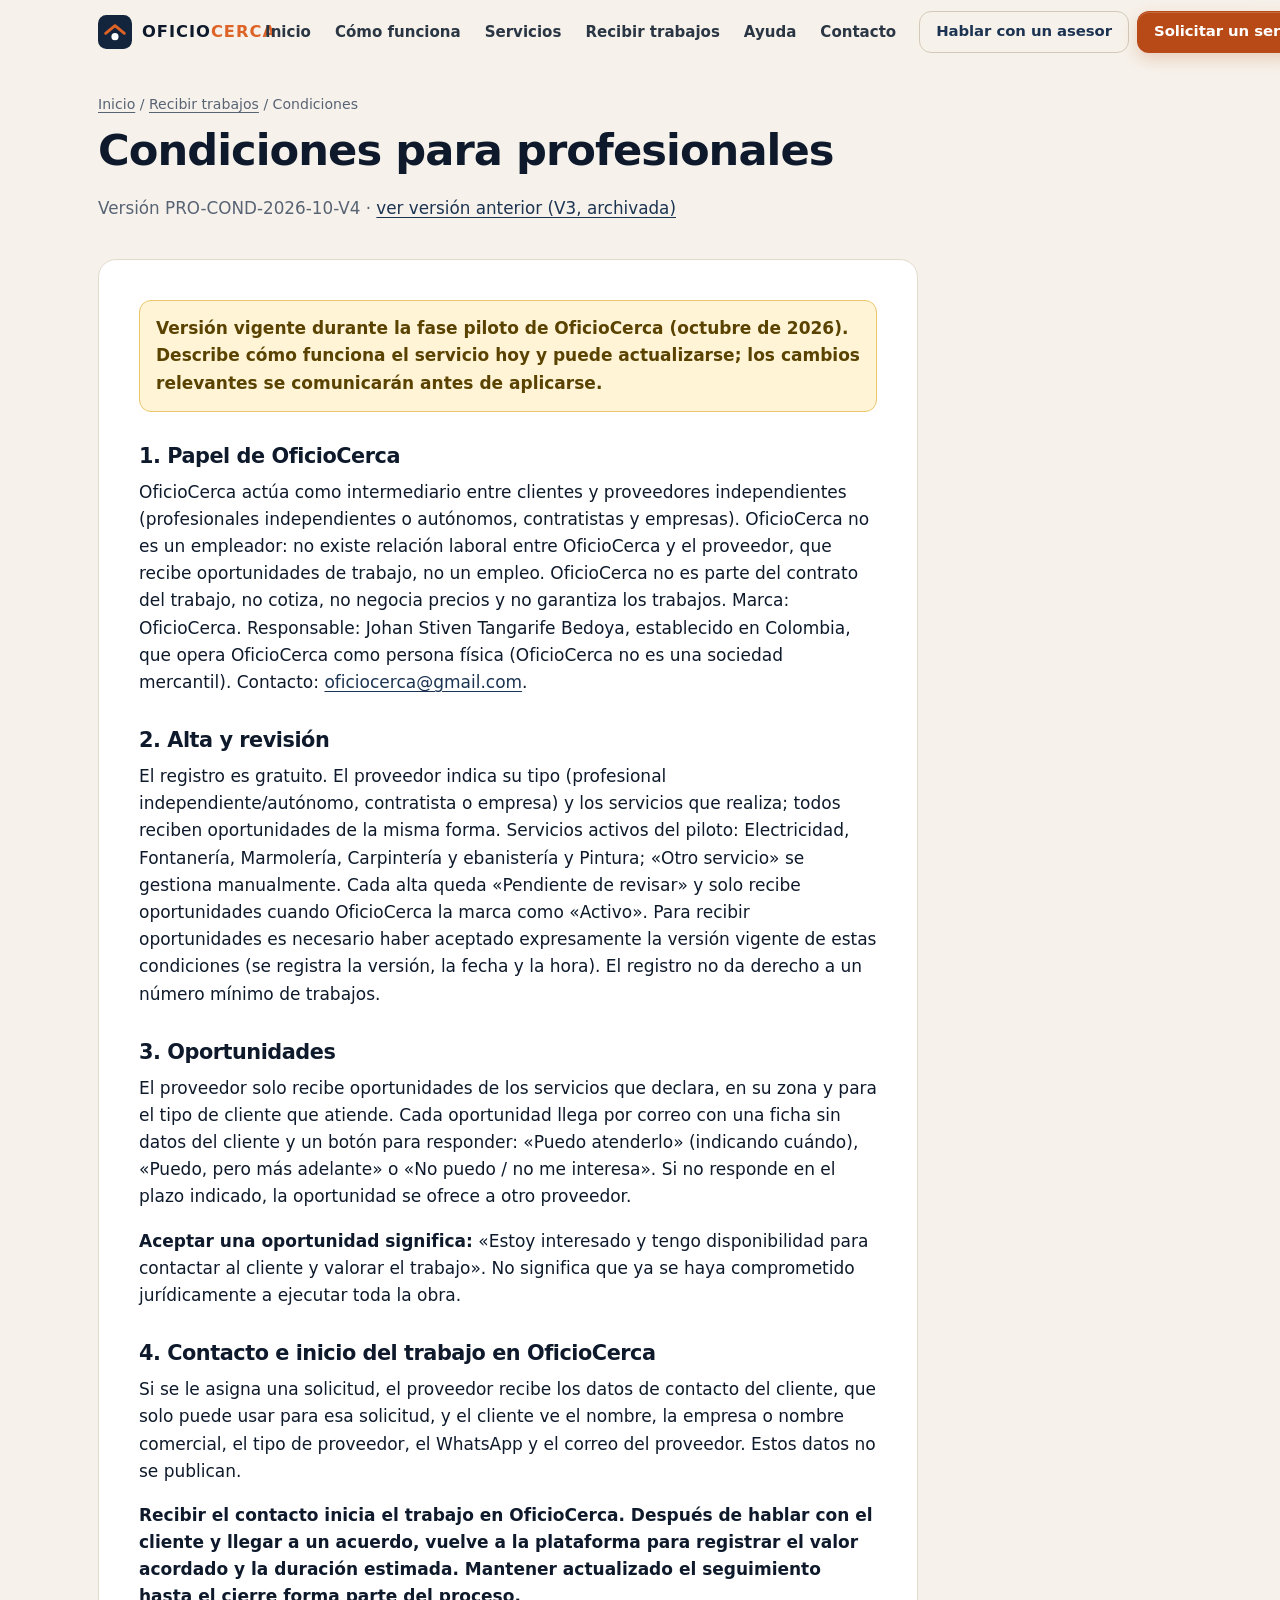
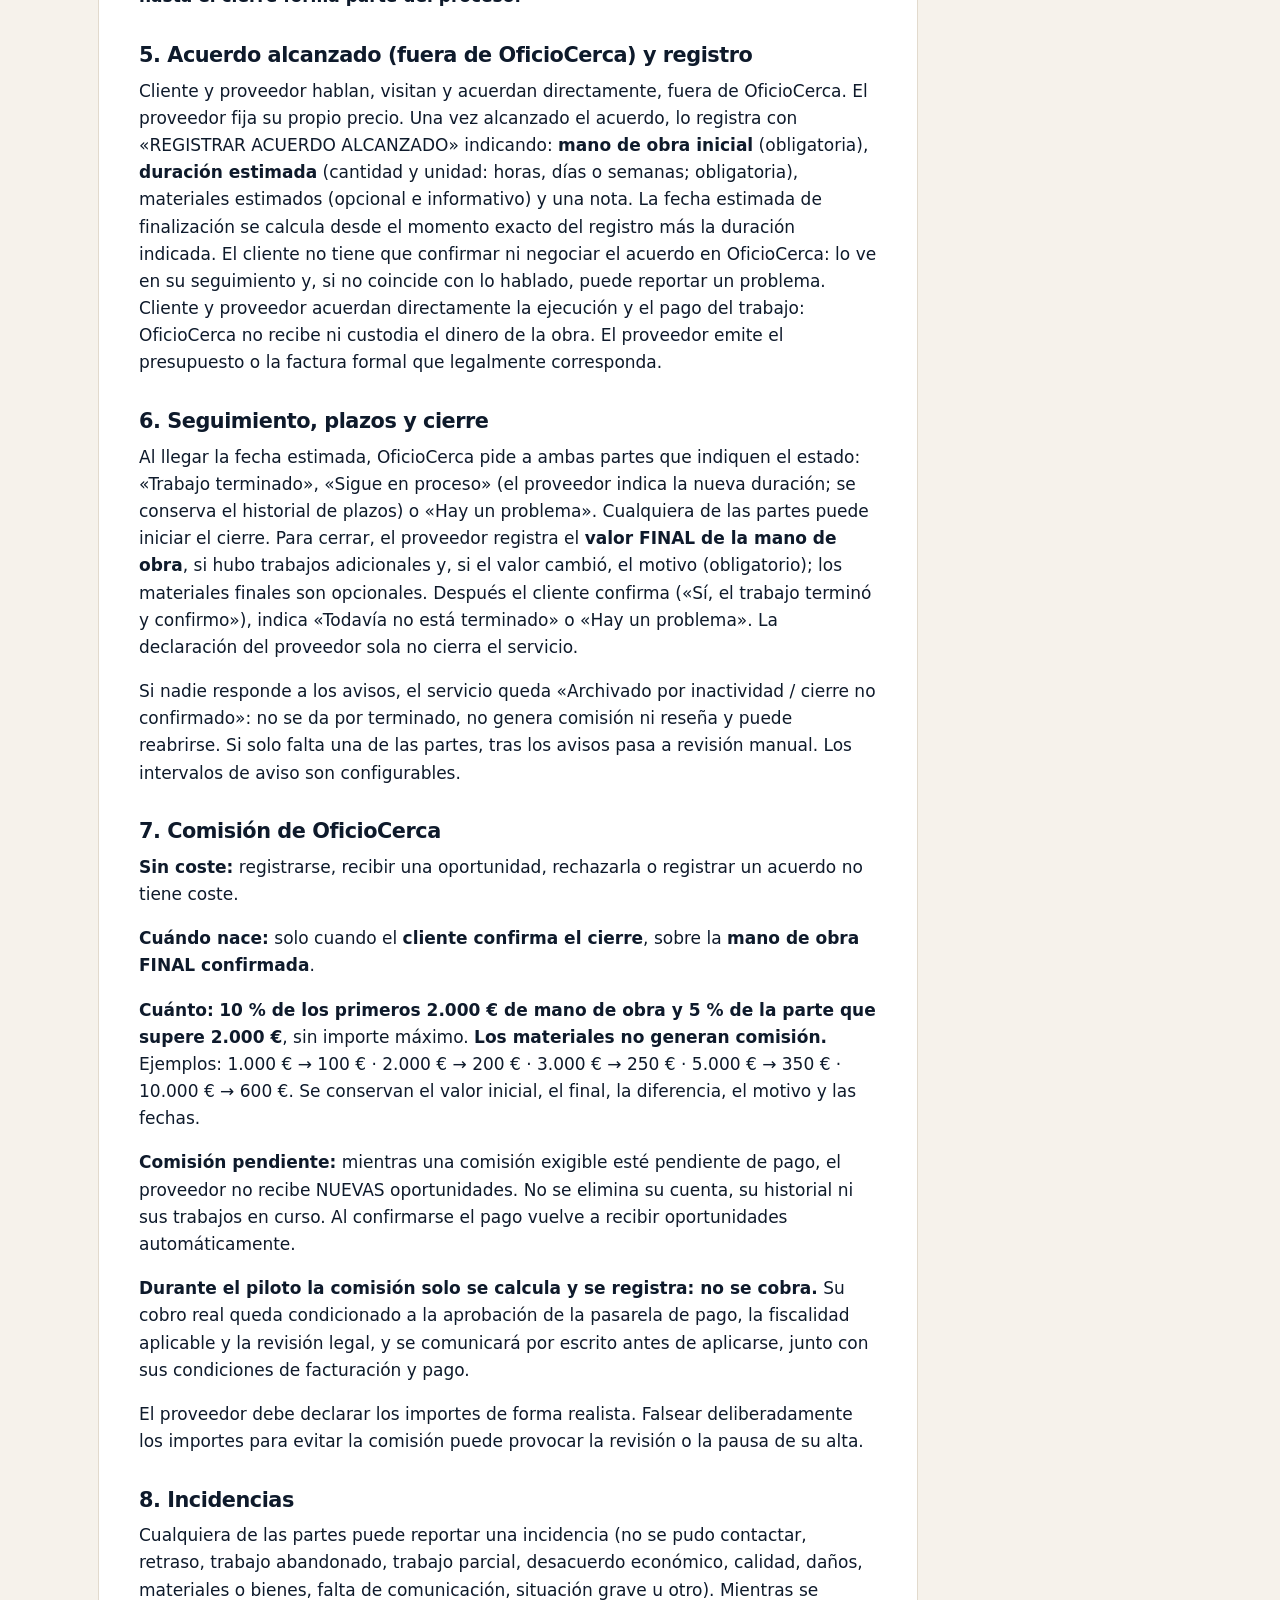
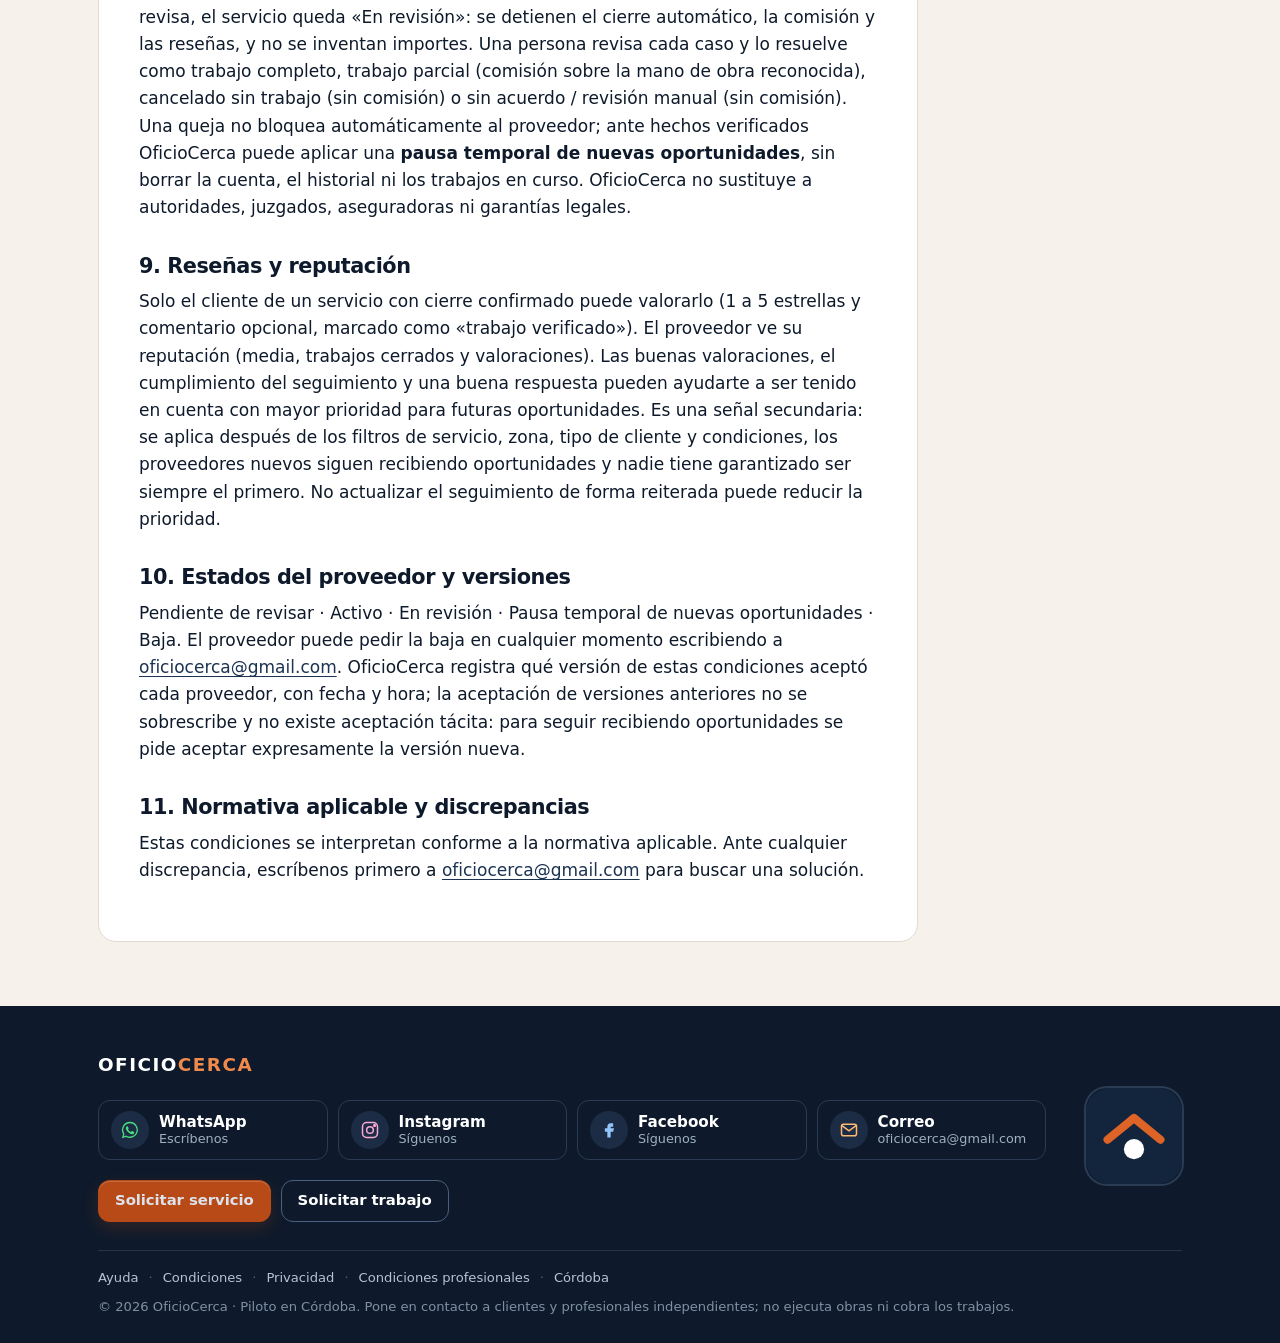
<file: condiciones-profesionales/index.html>
<!doctype html>
<html lang="es">
<head>
<meta charset="utf-8">
<script>if(/\.github\.io$/.test(location.hostname)){location.replace("https://oficiocercaya.com"+location.pathname.replace(/^\/oficiocerca/,"")+location.search+location.hash)}</script>
<meta name="viewport" content="width=device-width, initial-scale=1">
<title>Condiciones para profesionales · OficioCerca</title>
<meta name="description" content="Condiciones para profesionales de OficioCerca durante su fase piloto en Córdoba.">
<link rel="canonical" href="https://oficiocercaya.com/condiciones-profesionales/">
<meta name="robots" content="noindex,follow">
<meta name="theme-color" content="#13253D">
<meta property="og:type" content="website">
<meta property="og:locale" content="es_ES">
<meta property="og:site_name" content="OficioCerca">
<meta property="og:title" content="Condiciones para profesionales · OficioCerca">
<meta property="og:description" content="Condiciones para profesionales de OficioCerca durante su fase piloto en Córdoba.">
<meta property="og:url" content="https://oficiocercaya.com/condiciones-profesionales/">
<meta property="og:image" content="https://oficiocercaya.com/assets/img/og-image.png">
<meta property="og:image:width" content="1200">
<meta property="og:image:height" content="630">
<meta name="twitter:card" content="summary_large_image">
<link rel="icon" href="../favicon.svg" type="image/svg+xml">
<link rel="icon" href="../assets/img/favicon-32.png" sizes="32x32" type="image/png">
<link rel="apple-touch-icon" href="../assets/img/apple-touch-icon.png">
<link rel="stylesheet" href="../assets/css/styles.css?v=10">
<script>(function(d){try{if(window.matchMedia&&!matchMedia('(prefers-reduced-motion: reduce)').matches&&'IntersectionObserver' in window){d.classList.add('js-motion');setTimeout(function(){if(!window.__ocReveal){d.classList.remove('js-motion')}},2500)}}catch(e){}})(document.documentElement)</script>

</head>
<body>
<a class="skip" href="#main">Saltar al contenido</a>
<header class="hdr" id="top">
  <div class="wrap">
    <a class="brand" href="../" aria-label="OficioCerca, inicio"><svg class="brand-mark" viewBox="0 0 40 40" aria-hidden="true"><rect width="40" height="40" rx="10" fill="#13253D"/><path d="M9 21.5 20 12.5l11 9" stroke="#DD6326" stroke-width="3.4" fill="none" stroke-linecap="round" stroke-linejoin="round"/><circle cx="20" cy="25.5" r="4.2" fill="#fff"/></svg><span class="brand-name">OFICIO<b>CERCA</b></span></a>
    <nav class="nav" aria-label="Principal"><a href="../">Inicio</a><a href="../#como-funciona">Cómo funciona</a><a href="../#servicios">Servicios</a><a href="../profesionales/">Recibir trabajos</a><a href="../ayuda/">Ayuda</a><a href="../#contacto">Contacto</a></nav>
    <div class="hdr-ctas">
      <a class="btn btn-sm hdr-wa" data-wa-item hidden data-wa-msg="Hola, estoy visitando OficioCerca y necesito orientación antes de realizar una solicitud o registro." target="_blank" rel="noopener" aria-label="Hablar con un asesor (WhatsApp, se abre en una ventana nueva)">Hablar con un asesor</a>
      <a class="btn btn-primary btn-sm hdr-cta" href="../solicitar/">Solicitar un servicio</a>
    </div>
    <button class="menu-btn" type="button" aria-expanded="false" aria-controls="mnav" aria-label="Abrir menú">
      <svg viewBox="0 0 24 24" fill="none" stroke="currentColor" stroke-width="2" stroke-linecap="round" aria-hidden="true"><path d="M4 7h16M4 12h16M4 17h16"/></svg>
    </button>
  </div>
  <nav class="mobile-nav" id="mnav" aria-label="Menú móvil"><a href="../">Inicio</a><a href="../#como-funciona">Cómo funciona</a><a href="../#servicios">Servicios</a><a href="../profesionales/">Recibir trabajos</a><a href="../ayuda/">Ayuda</a><a href="../#contacto">Contacto</a><a class="btn btn-primary" href="../solicitar/">Solicitar un servicio</a><a class="btn btn-ghost mnav-wa" data-wa-item hidden data-wa-msg="Hola, estoy visitando OficioCerca y necesito orientación antes de realizar una solicitud o registro." target="_blank" rel="noopener" aria-label="Hablar con un asesor (WhatsApp, se abre en una ventana nueva)">Hablar con un asesor</a></nav>
</header>
<main id="main"><div class="wrap"><section class="page-hero"><div class="crumbs"><a href="../">Inicio</a> / <a href="../profesionales/">Recibir trabajos</a> / Condiciones</div><h1>Condiciones para profesionales</h1><p>Versión PRO-COND-2026-10-V4 · <a href="v3/">ver versión anterior (V3, archivada)</a></p></section>
<article class="legal"><div class="draft-banner">Versión vigente durante la fase piloto de OficioCerca (octubre de 2026). Describe cómo funciona el servicio hoy y puede actualizarse; los cambios relevantes se comunicarán antes de aplicarse.</div>
<h2>1. Papel de OficioCerca</h2>
<p>OficioCerca actúa como intermediario entre clientes y proveedores independientes (profesionales independientes o autónomos, contratistas y empresas). OficioCerca no es un empleador: no existe relación laboral entre OficioCerca y el proveedor, que recibe oportunidades de trabajo, no un empleo. OficioCerca no es parte del contrato del trabajo, no cotiza, no negocia precios y no garantiza los trabajos. Marca: OficioCerca. Responsable: Johan Stiven Tangarife Bedoya, establecido en Colombia, que opera OficioCerca como persona física (OficioCerca no es una sociedad mercantil). Contacto: <a href="mailto:oficiocerca@gmail.com">oficiocerca@gmail.com</a>.</p>
<h2>2. Alta y revisión</h2>
<p>El registro es gratuito. El proveedor indica su tipo (profesional independiente/autónomo, contratista o empresa) y los servicios que realiza; todos reciben oportunidades de la misma forma. Servicios activos del piloto: Electricidad, Fontanería, Marmolería, Carpintería y ebanistería y Pintura; «Otro servicio» se gestiona manualmente. Cada alta queda «Pendiente de revisar» y solo recibe oportunidades cuando OficioCerca la marca como «Activo». Para recibir oportunidades es necesario haber aceptado expresamente la versión vigente de estas condiciones (se registra la versión, la fecha y la hora). El registro no da derecho a un número mínimo de trabajos.</p>
<h2>3. Oportunidades</h2>
<p>El proveedor solo recibe oportunidades de los servicios que declara, en su zona y para el tipo de cliente que atiende. Cada oportunidad llega por correo con una ficha sin datos del cliente y un botón para responder: «Puedo atenderlo» (indicando cuándo), «Puedo, pero más adelante» o «No puedo / no me interesa». Si no responde en el plazo indicado, la oportunidad se ofrece a otro proveedor.</p>
<p><strong>Aceptar una oportunidad significa:</strong> «Estoy interesado y tengo disponibilidad para contactar al cliente y valorar el trabajo». No significa que ya se haya comprometido jurídicamente a ejecutar toda la obra.</p>
<h2>4. Contacto e inicio del trabajo en OficioCerca</h2>
<p>Si se le asigna una solicitud, el proveedor recibe los datos de contacto del cliente, que solo puede usar para esa solicitud, y el cliente ve el nombre, la empresa o nombre comercial, el tipo de proveedor, el WhatsApp y el correo del proveedor. Estos datos no se publican.</p>
<p><strong>Recibir el contacto inicia el trabajo en OficioCerca. Después de hablar con el cliente y llegar a un acuerdo, vuelve a la plataforma para registrar el valor acordado y la duración estimada. Mantener actualizado el seguimiento hasta el cierre forma parte del proceso.</strong></p>
<h2>5. Acuerdo alcanzado (fuera de OficioCerca) y registro</h2>
<p>Cliente y proveedor hablan, visitan y acuerdan directamente, fuera de OficioCerca. El proveedor fija su propio precio. Una vez alcanzado el acuerdo, lo registra con «REGISTRAR ACUERDO ALCANZADO» indicando: <strong>mano de obra inicial</strong> (obligatoria), <strong>duración estimada</strong> (cantidad y unidad: horas, días o semanas; obligatoria), materiales estimados (opcional e informativo) y una nota. La fecha estimada de finalización se calcula desde el momento exacto del registro más la duración indicada. El cliente no tiene que confirmar ni negociar el acuerdo en OficioCerca: lo ve en su seguimiento y, si no coincide con lo hablado, puede reportar un problema. Cliente y proveedor acuerdan directamente la ejecución y el pago del trabajo: OficioCerca no recibe ni custodia el dinero de la obra. El proveedor emite el presupuesto o la factura formal que legalmente corresponda.</p>
<h2>6. Seguimiento, plazos y cierre</h2>
<p>Al llegar la fecha estimada, OficioCerca pide a ambas partes que indiquen el estado: «Trabajo terminado», «Sigue en proceso» (el proveedor indica la nueva duración; se conserva el historial de plazos) o «Hay un problema». Cualquiera de las partes puede iniciar el cierre. Para cerrar, el proveedor registra el <strong>valor FINAL de la mano de obra</strong>, si hubo trabajos adicionales y, si el valor cambió, el motivo (obligatorio); los materiales finales son opcionales. Después el cliente confirma («Sí, el trabajo terminó y confirmo»), indica «Todavía no está terminado» o «Hay un problema». La declaración del proveedor sola no cierra el servicio.</p>
<p>Si nadie responde a los avisos, el servicio queda «Archivado por inactividad / cierre no confirmado»: no se da por terminado, no genera comisión ni reseña y puede reabrirse. Si solo falta una de las partes, tras los avisos pasa a revisión manual. Los intervalos de aviso son configurables.</p>
<h2>7. Comisión de OficioCerca</h2>
<p><strong>Sin coste:</strong> registrarse, recibir una oportunidad, rechazarla o registrar un acuerdo no tiene coste.</p>
<p><strong>Cuándo nace:</strong> solo cuando el <strong>cliente confirma el cierre</strong>, sobre la <strong>mano de obra FINAL confirmada</strong>.</p>
<p><strong>Cuánto:</strong> <strong>10 % de los primeros 2.000 € de mano de obra y 5 % de la parte que supere 2.000 €</strong>, sin importe máximo. <strong>Los materiales no generan comisión.</strong> Ejemplos: 1.000 € → 100 € · 2.000 € → 200 € · 3.000 € → 250 € · 5.000 € → 350 € · 10.000 € → 600 €. Se conservan el valor inicial, el final, la diferencia, el motivo y las fechas.</p>
<p><strong>Comisión pendiente:</strong> mientras una comisión exigible esté pendiente de pago, el proveedor no recibe NUEVAS oportunidades. No se elimina su cuenta, su historial ni sus trabajos en curso. Al confirmarse el pago vuelve a recibir oportunidades automáticamente.</p>
<p><strong>Durante el piloto la comisión solo se calcula y se registra: no se cobra.</strong> Su cobro real queda condicionado a la aprobación de la pasarela de pago, la fiscalidad aplicable y la revisión legal, y se comunicará por escrito antes de aplicarse, junto con sus condiciones de facturación y pago.</p>
<p>El proveedor debe declarar los importes de forma realista. Falsear deliberadamente los importes para evitar la comisión puede provocar la revisión o la pausa de su alta.</p>
<h2>8. Incidencias</h2>
<p>Cualquiera de las partes puede reportar una incidencia (no se pudo contactar, retraso, trabajo abandonado, trabajo parcial, desacuerdo económico, calidad, daños, materiales o bienes, falta de comunicación, situación grave u otro). Mientras se revisa, el servicio queda «En revisión»: se detienen el cierre automático, la comisión y las reseñas, y no se inventan importes. Una persona revisa cada caso y lo resuelve como trabajo completo, trabajo parcial (comisión sobre la mano de obra reconocida), cancelado sin trabajo (sin comisión) o sin acuerdo / revisión manual (sin comisión). Una queja no bloquea automáticamente al proveedor; ante hechos verificados OficioCerca puede aplicar una <strong>pausa temporal de nuevas oportunidades</strong>, sin borrar la cuenta, el historial ni los trabajos en curso. OficioCerca no sustituye a autoridades, juzgados, aseguradoras ni garantías legales.</p>
<h2>9. Reseñas y reputación</h2>
<p>Solo el cliente de un servicio con cierre confirmado puede valorarlo (1 a 5 estrellas y comentario opcional, marcado como «trabajo verificado»). El proveedor ve su reputación (media, trabajos cerrados y valoraciones). Las buenas valoraciones, el cumplimiento del seguimiento y una buena respuesta pueden ayudarte a ser tenido en cuenta con mayor prioridad para futuras oportunidades. Es una señal secundaria: se aplica después de los filtros de servicio, zona, tipo de cliente y condiciones, los proveedores nuevos siguen recibiendo oportunidades y nadie tiene garantizado ser siempre el primero. No actualizar el seguimiento de forma reiterada puede reducir la prioridad.</p>
<h2>10. Estados del proveedor y versiones</h2>
<p>Pendiente de revisar · Activo · En revisión · Pausa temporal de nuevas oportunidades · Baja. El proveedor puede pedir la baja en cualquier momento escribiendo a <a href="mailto:oficiocerca@gmail.com">oficiocerca@gmail.com</a>. OficioCerca registra qué versión de estas condiciones aceptó cada proveedor, con fecha y hora; la aceptación de versiones anteriores no se sobrescribe y no existe aceptación tácita: para seguir recibiendo oportunidades se pide aceptar expresamente la versión nueva.</p>
<h2>11. Normativa aplicable y discrepancias</h2>
<p>Estas condiciones se interpretan conforme a la normativa aplicable. Ante cualquier discrepancia, escríbenos primero a <a href="mailto:oficiocerca@gmail.com">oficiocerca@gmail.com</a> para buscar una solución.</p>
</article></div></main>
<footer class="ftr" id="contacto">
  <div class="wrap">
    <div class="ftr-main">
      <div class="ftr-left">
        <p class="ftr-title">OFICIO<b>CERCA</b></p>
        <div class="ftr-social">
          <a class="soc soc-wa" data-wa-item hidden data-wa-msg="Hola, estoy revisando la sección de contacto de OficioCerca y necesito ayuda." target="_blank" rel="noopener" aria-label="WhatsApp de OficioCerca: escríbenos (WhatsApp, se abre en una ventana nueva)"><span class="soc-ico"><svg viewBox="0 0 24 24" aria-hidden="true"><path fill="currentColor" d="M12 2.2A9.7 9.7 0 0 0 3.7 16.9L2.3 21.8l5-1.3A9.7 9.7 0 1 0 12 2.2Zm0 17.7a8 8 0 0 1-4.1-1.1l-.3-.2-3 .8.8-2.9-.2-.3A8 8 0 1 1 12 19.9Zm4.4-6c-.2-.1-1.4-.7-1.7-.8-.2-.1-.4-.1-.5.1l-.8 1c-.1.2-.3.2-.5.1a6.5 6.5 0 0 1-3.2-2.8c-.2-.4.2-.4.7-1.3.1-.2 0-.3 0-.4l-.8-1.8c-.2-.5-.4-.4-.5-.4h-.5a.9.9 0 0 0-.7.3 2.8 2.8 0 0 0-.9 2.1c0 1.2.9 2.4 1 2.6.1.2 1.8 2.7 4.3 3.8 1.6.7 2.2.7 3 .6.5-.1 1.4-.6 1.6-1.2.2-.6.2-1.1.1-1.2l-.5-.2Z"/></svg></span><span class="soc-txt"><b>WhatsApp</b><small>Escríbenos</small></span></a>
          <a class="soc soc-ig" href="https://www.instagram.com/oficiocerca/" target="_blank" rel="noopener" aria-label="Instagram de OficioCerca, @oficiocerca (se abre en una ventana nueva)"><span class="soc-ico"><svg viewBox="0 0 24 24" fill="none" stroke="currentColor" stroke-width="1.8" aria-hidden="true"><rect x="3" y="3" width="18" height="18" rx="5"/><circle cx="12" cy="12" r="4"/><circle cx="17.5" cy="6.5" r="1" fill="currentColor"/></svg></span><span class="soc-txt"><b>Instagram</b><small>Síguenos</small></span></a>
          <a class="soc soc-fb" href="https://www.facebook.com/oficiocerca" target="_blank" rel="noopener" aria-label="Facebook de OficioCerca (se abre en una ventana nueva)"><span class="soc-ico"><svg viewBox="0 0 24 24" aria-hidden="true"><path fill="currentColor" d="M14 8h3V4h-3c-2.8 0-4 1.8-4 4.3V10H7v4h3v7h4v-7h3l1-4h-4V8.6c0-.4.3-.6.6-.6z"/></svg></span><span class="soc-txt"><b>Facebook</b><small>Síguenos</small></span></a>
          <a class="soc soc-mail" href="mailto:oficiocerca@gmail.com" aria-label="Escribir un correo a oficiocerca@gmail.com"><span class="soc-ico"><svg viewBox="0 0 24 24" fill="none" stroke="currentColor" stroke-width="1.8" stroke-linecap="round" stroke-linejoin="round" aria-hidden="true"><rect x="3" y="5" width="18" height="14" rx="2.5"/><path d="m4 7 8 6 8-6"/></svg></span><span class="soc-txt"><b>Correo</b><small>oficiocerca@gmail.com</small></span></a>
        </div>
        <div class="ftr-ctas">
          <a class="btn btn-primary btn-sm" href="../solicitar/">Solicitar servicio</a>
          <a class="btn btn-sm ftr-btn2" href="../profesionales/">Solicitar trabajo</a>
        </div>
      </div>
      <a class="ftr-logo" href="../" aria-label="OficioCerca, inicio"><svg class="brand-mark" viewBox="0 0 40 40" aria-hidden="true"><rect width="40" height="40" rx="10" fill="#13253D"/><path d="M9 21.5 20 12.5l11 9" stroke="#DD6326" stroke-width="3.4" fill="none" stroke-linecap="round" stroke-linejoin="round"/><circle cx="20" cy="25.5" r="4.2" fill="#fff"/></svg></a>
    </div>
    <div class="ftr-bottom">
      <nav class="ftr-legal" aria-label="Información legal y ayuda"><a href="../ayuda/">Ayuda</a><span aria-hidden="true">·</span><a href="../condiciones/">Condiciones</a><span aria-hidden="true">·</span><a href="../privacidad/">Privacidad</a><span aria-hidden="true">·</span><a href="../condiciones-profesionales/">Condiciones profesionales</a><span aria-hidden="true">·</span><a href="../cordoba/">Córdoba</a></nav>
      <span class="ftr-copy">© <span data-year>2026</span> OficioCerca · Piloto en Córdoba. Pone en contacto a clientes y profesionales independientes; no ejecuta obras ni cobra los trabajos.</span>
    </div>
  </div>
</footer>
<script src="../assets/js/config.js?v=10"></script>
<script src="../assets/js/icons.js?v=10"></script>
<script src="../assets/js/main.js?v=10" defer></script>

</body>
</html>
</file>
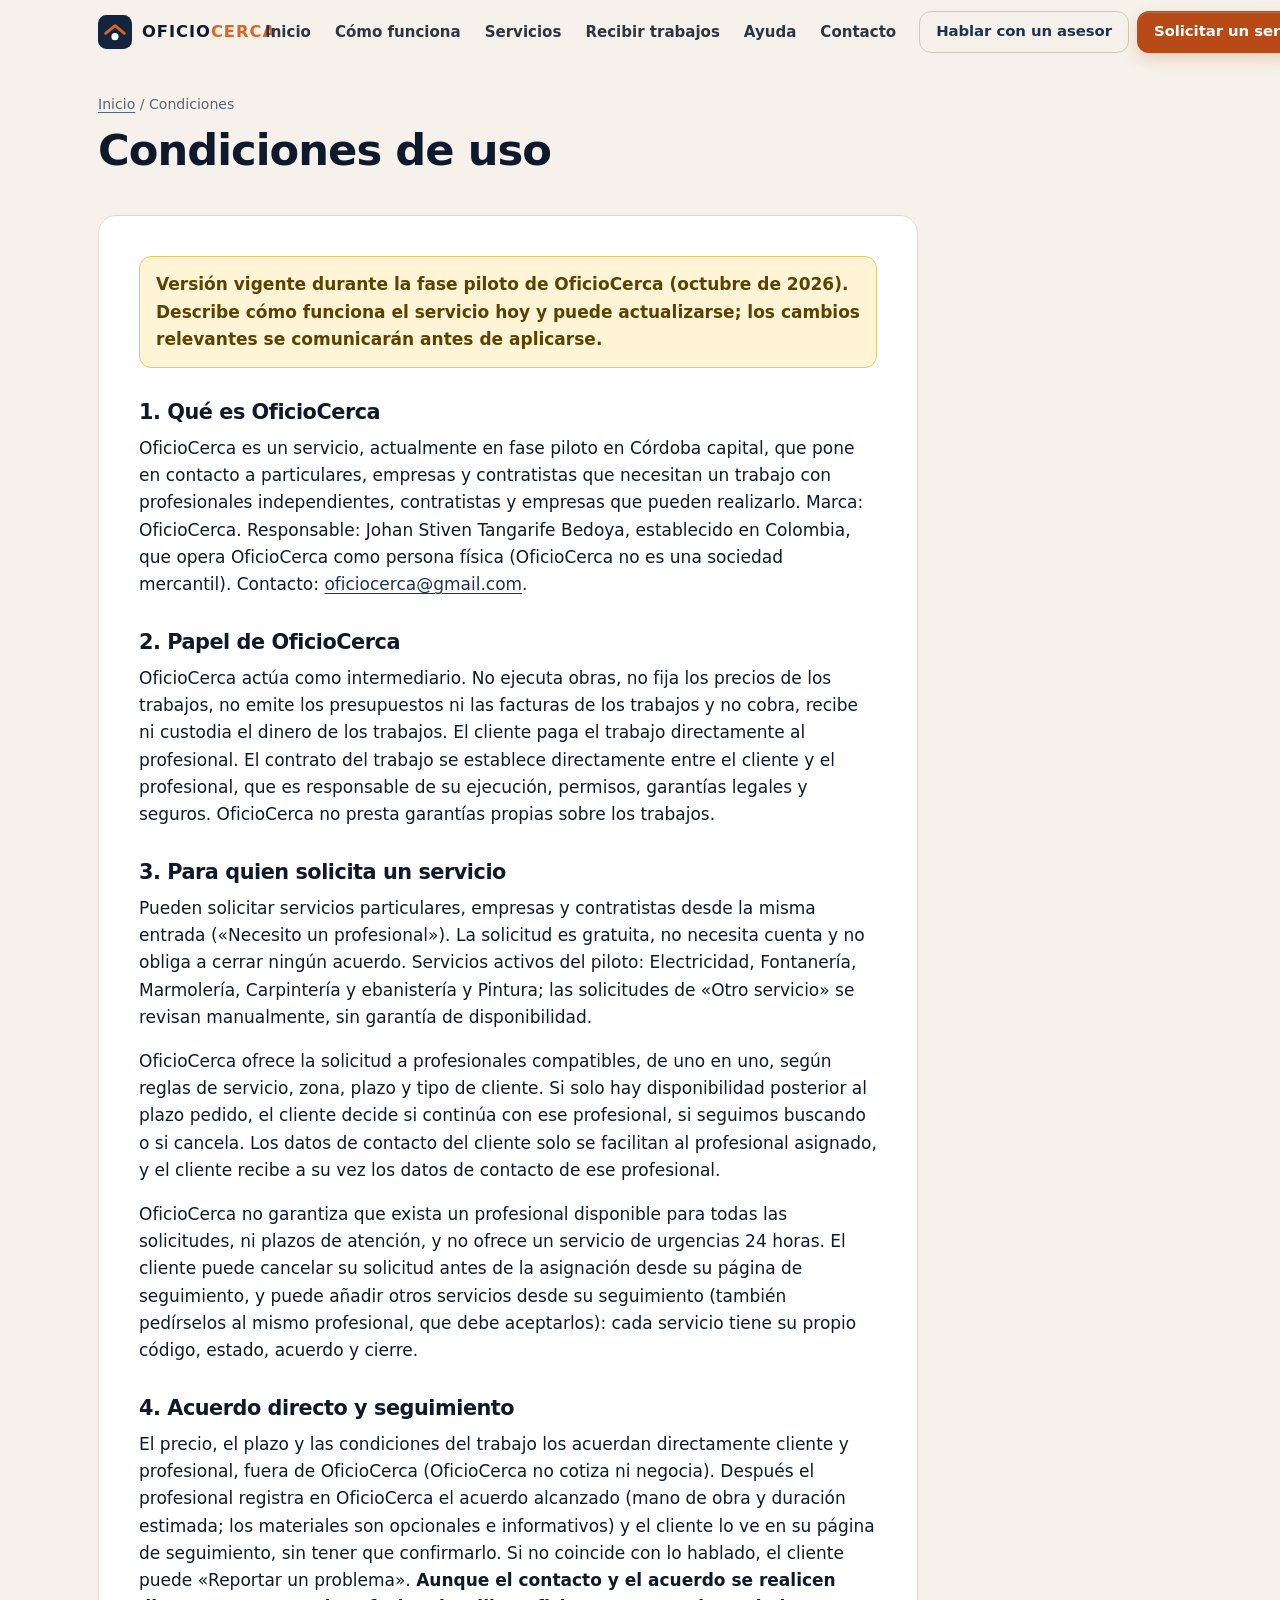
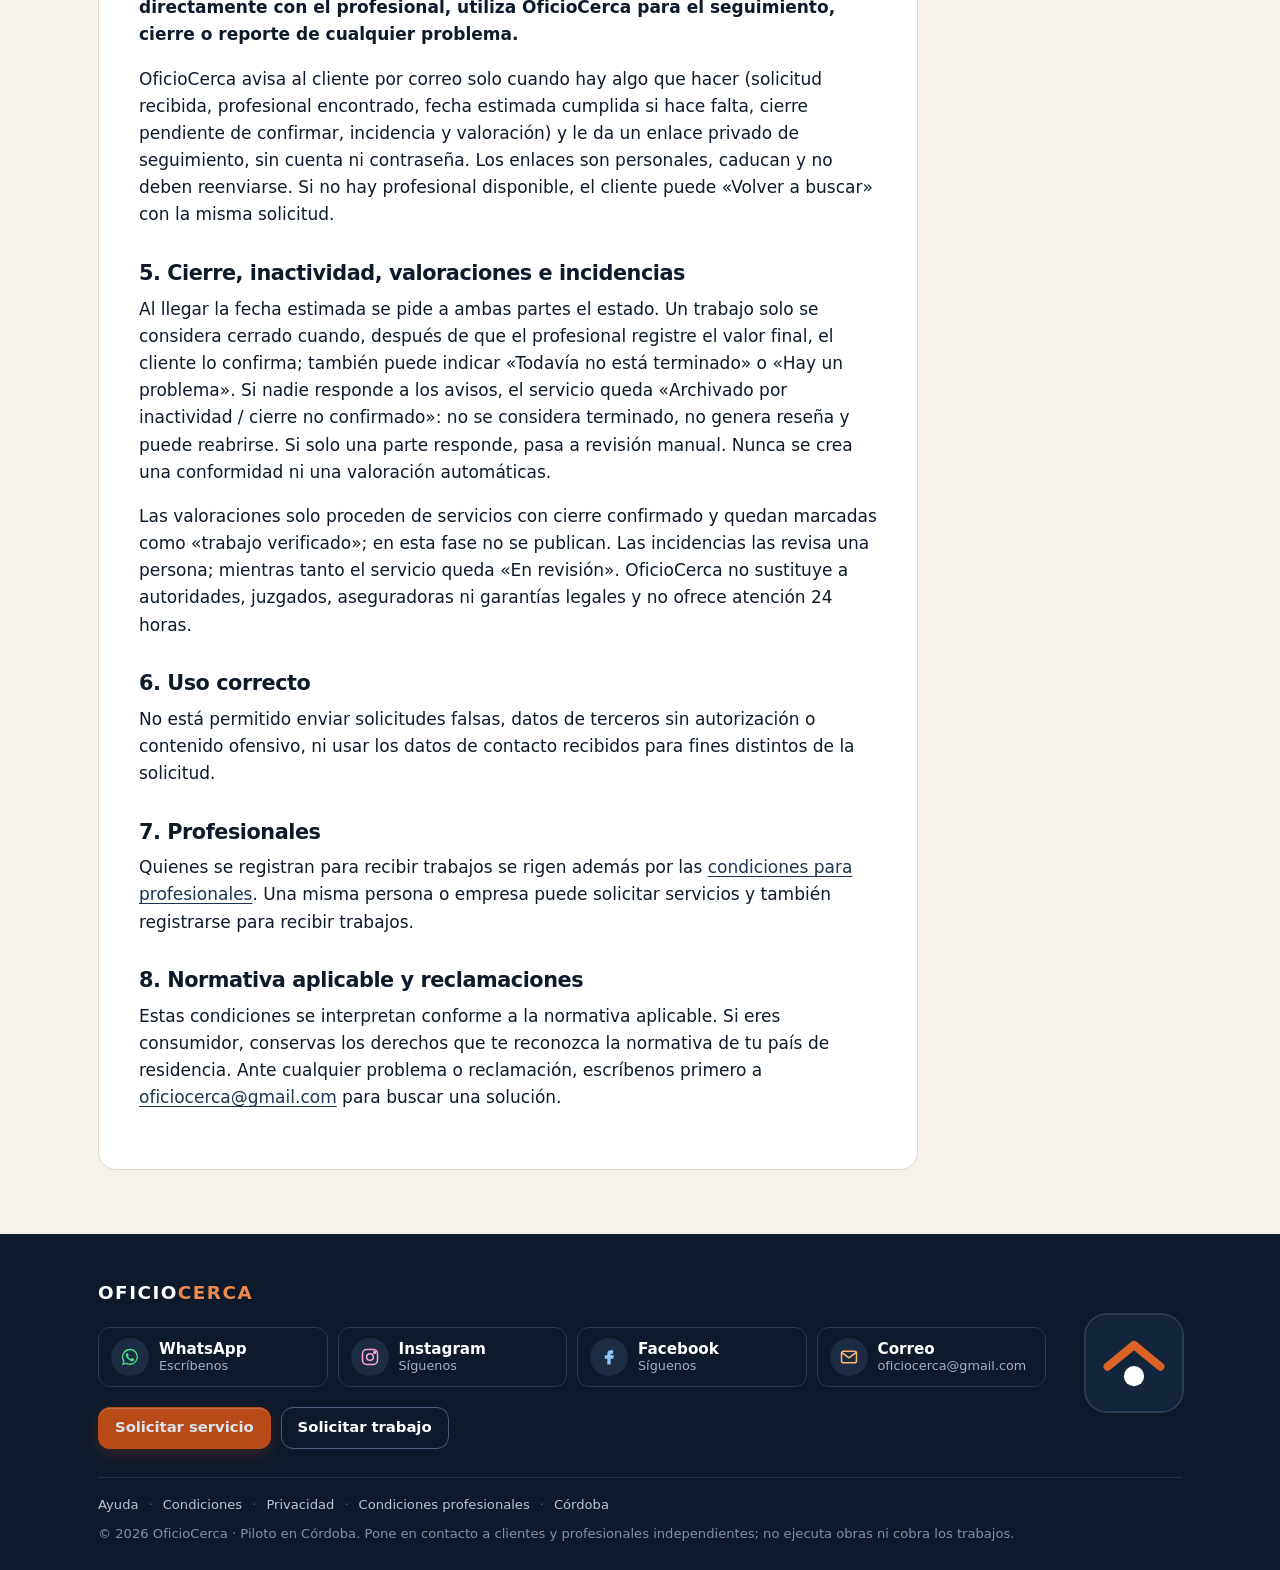
<file: condiciones/index.html>
<!doctype html>
<html lang="es">
<head>
<meta charset="utf-8">
<script>if(/\.github\.io$/.test(location.hostname)){location.replace("https://oficiocercaya.com"+location.pathname.replace(/^\/oficiocerca/,"")+location.search+location.hash)}</script>
<meta name="viewport" content="width=device-width, initial-scale=1">
<title>Condiciones de uso · OficioCerca</title>
<meta name="description" content="Condiciones de uso de OficioCerca durante su fase piloto en Córdoba.">
<link rel="canonical" href="https://oficiocercaya.com/condiciones/">
<meta name="robots" content="noindex,follow">
<meta name="theme-color" content="#13253D">
<meta property="og:type" content="website">
<meta property="og:locale" content="es_ES">
<meta property="og:site_name" content="OficioCerca">
<meta property="og:title" content="Condiciones de uso · OficioCerca">
<meta property="og:description" content="Condiciones de uso de OficioCerca durante su fase piloto en Córdoba.">
<meta property="og:url" content="https://oficiocercaya.com/condiciones/">
<meta property="og:image" content="https://oficiocercaya.com/assets/img/og-image.png">
<meta property="og:image:width" content="1200">
<meta property="og:image:height" content="630">
<meta name="twitter:card" content="summary_large_image">
<link rel="icon" href="../favicon.svg" type="image/svg+xml">
<link rel="icon" href="../assets/img/favicon-32.png" sizes="32x32" type="image/png">
<link rel="apple-touch-icon" href="../assets/img/apple-touch-icon.png">
<link rel="stylesheet" href="../assets/css/styles.css?v=10">
<script>(function(d){try{if(window.matchMedia&&!matchMedia('(prefers-reduced-motion: reduce)').matches&&'IntersectionObserver' in window){d.classList.add('js-motion');setTimeout(function(){if(!window.__ocReveal){d.classList.remove('js-motion')}},2500)}}catch(e){}})(document.documentElement)</script>

</head>
<body>
<a class="skip" href="#main">Saltar al contenido</a>
<header class="hdr" id="top">
  <div class="wrap">
    <a class="brand" href="../" aria-label="OficioCerca, inicio"><svg class="brand-mark" viewBox="0 0 40 40" aria-hidden="true"><rect width="40" height="40" rx="10" fill="#13253D"/><path d="M9 21.5 20 12.5l11 9" stroke="#DD6326" stroke-width="3.4" fill="none" stroke-linecap="round" stroke-linejoin="round"/><circle cx="20" cy="25.5" r="4.2" fill="#fff"/></svg><span class="brand-name">OFICIO<b>CERCA</b></span></a>
    <nav class="nav" aria-label="Principal"><a href="../">Inicio</a><a href="../#como-funciona">Cómo funciona</a><a href="../#servicios">Servicios</a><a href="../profesionales/">Recibir trabajos</a><a href="../ayuda/">Ayuda</a><a href="../#contacto">Contacto</a></nav>
    <div class="hdr-ctas">
      <a class="btn btn-sm hdr-wa" data-wa-item hidden data-wa-msg="Hola, estoy visitando OficioCerca y necesito orientación antes de realizar una solicitud o registro." target="_blank" rel="noopener" aria-label="Hablar con un asesor (WhatsApp, se abre en una ventana nueva)">Hablar con un asesor</a>
      <a class="btn btn-primary btn-sm hdr-cta" href="../solicitar/">Solicitar un servicio</a>
    </div>
    <button class="menu-btn" type="button" aria-expanded="false" aria-controls="mnav" aria-label="Abrir menú">
      <svg viewBox="0 0 24 24" fill="none" stroke="currentColor" stroke-width="2" stroke-linecap="round" aria-hidden="true"><path d="M4 7h16M4 12h16M4 17h16"/></svg>
    </button>
  </div>
  <nav class="mobile-nav" id="mnav" aria-label="Menú móvil"><a href="../">Inicio</a><a href="../#como-funciona">Cómo funciona</a><a href="../#servicios">Servicios</a><a href="../profesionales/">Recibir trabajos</a><a href="../ayuda/">Ayuda</a><a href="../#contacto">Contacto</a><a class="btn btn-primary" href="../solicitar/">Solicitar un servicio</a><a class="btn btn-ghost mnav-wa" data-wa-item hidden data-wa-msg="Hola, estoy visitando OficioCerca y necesito orientación antes de realizar una solicitud o registro." target="_blank" rel="noopener" aria-label="Hablar con un asesor (WhatsApp, se abre en una ventana nueva)">Hablar con un asesor</a></nav>
</header>
<main id="main"><div class="wrap"><section class="page-hero"><div class="crumbs"><a href="../">Inicio</a> / Condiciones</div><h1>Condiciones de uso</h1></section>
<article class="legal"><div class="draft-banner">Versión vigente durante la fase piloto de OficioCerca (octubre de 2026). Describe cómo funciona el servicio hoy y puede actualizarse; los cambios relevantes se comunicarán antes de aplicarse.</div>
<h2>1. Qué es OficioCerca</h2>
<p>OficioCerca es un servicio, actualmente en fase piloto en Córdoba capital, que pone en contacto a particulares, empresas y contratistas que necesitan un trabajo con profesionales independientes, contratistas y empresas que pueden realizarlo. Marca: OficioCerca. Responsable: Johan Stiven Tangarife Bedoya, establecido en Colombia, que opera OficioCerca como persona física (OficioCerca no es una sociedad mercantil). Contacto: <a href="mailto:oficiocerca@gmail.com">oficiocerca@gmail.com</a>.</p>
<h2>2. Papel de OficioCerca</h2>
<p>OficioCerca actúa como intermediario. No ejecuta obras, no fija los precios de los trabajos, no emite los presupuestos ni las facturas de los trabajos y no cobra, recibe ni custodia el dinero de los trabajos. El cliente paga el trabajo directamente al profesional. El contrato del trabajo se establece directamente entre el cliente y el profesional, que es responsable de su ejecución, permisos, garantías legales y seguros. OficioCerca no presta garantías propias sobre los trabajos.</p>
<h2>3. Para quien solicita un servicio</h2>
<p>Pueden solicitar servicios particulares, empresas y contratistas desde la misma entrada («Necesito un profesional»). La solicitud es gratuita, no necesita cuenta y no obliga a cerrar ningún acuerdo. Servicios activos del piloto: Electricidad, Fontanería, Marmolería, Carpintería y ebanistería y Pintura; las solicitudes de «Otro servicio» se revisan manualmente, sin garantía de disponibilidad.</p>
<p>OficioCerca ofrece la solicitud a profesionales compatibles, de uno en uno, según reglas de servicio, zona, plazo y tipo de cliente. Si solo hay disponibilidad posterior al plazo pedido, el cliente decide si continúa con ese profesional, si seguimos buscando o si cancela. Los datos de contacto del cliente solo se facilitan al profesional asignado, y el cliente recibe a su vez los datos de contacto de ese profesional.</p>
<p>OficioCerca no garantiza que exista un profesional disponible para todas las solicitudes, ni plazos de atención, y no ofrece un servicio de urgencias 24 horas. El cliente puede cancelar su solicitud antes de la asignación desde su página de seguimiento, y puede añadir otros servicios desde su seguimiento (también pedírselos al mismo profesional, que debe aceptarlos): cada servicio tiene su propio código, estado, acuerdo y cierre.</p>
<h2>4. Acuerdo directo y seguimiento</h2>
<p>El precio, el plazo y las condiciones del trabajo los acuerdan directamente cliente y profesional, fuera de OficioCerca (OficioCerca no cotiza ni negocia). Después el profesional registra en OficioCerca el acuerdo alcanzado (mano de obra y duración estimada; los materiales son opcionales e informativos) y el cliente lo ve en su página de seguimiento, sin tener que confirmarlo. Si no coincide con lo hablado, el cliente puede «Reportar un problema». <strong>Aunque el contacto y el acuerdo se realicen directamente con el profesional, utiliza OficioCerca para el seguimiento, cierre o reporte de cualquier problema.</strong></p>
<p>OficioCerca avisa al cliente por correo solo cuando hay algo que hacer (solicitud recibida, profesional encontrado, fecha estimada cumplida si hace falta, cierre pendiente de confirmar, incidencia y valoración) y le da un enlace privado de seguimiento, sin cuenta ni contraseña. Los enlaces son personales, caducan y no deben reenviarse. Si no hay profesional disponible, el cliente puede «Volver a buscar» con la misma solicitud.</p>
<h2>5. Cierre, inactividad, valoraciones e incidencias</h2>
<p>Al llegar la fecha estimada se pide a ambas partes el estado. Un trabajo solo se considera cerrado cuando, después de que el profesional registre el valor final, el cliente lo confirma; también puede indicar «Todavía no está terminado» o «Hay un problema». Si nadie responde a los avisos, el servicio queda «Archivado por inactividad / cierre no confirmado»: no se considera terminado, no genera reseña y puede reabrirse. Si solo una parte responde, pasa a revisión manual. Nunca se crea una conformidad ni una valoración automáticas.</p>
<p>Las valoraciones solo proceden de servicios con cierre confirmado y quedan marcadas como «trabajo verificado»; en esta fase no se publican. Las incidencias las revisa una persona; mientras tanto el servicio queda «En revisión». OficioCerca no sustituye a autoridades, juzgados, aseguradoras ni garantías legales y no ofrece atención 24 horas.</p>
<h2>6. Uso correcto</h2>
<p>No está permitido enviar solicitudes falsas, datos de terceros sin autorización o contenido ofensivo, ni usar los datos de contacto recibidos para fines distintos de la solicitud.</p>
<h2>7. Profesionales</h2>
<p>Quienes se registran para recibir trabajos se rigen además por las <a href="../condiciones-profesionales/">condiciones para profesionales</a>. Una misma persona o empresa puede solicitar servicios y también registrarse para recibir trabajos.</p>
<h2>8. Normativa aplicable y reclamaciones</h2>
<p>Estas condiciones se interpretan conforme a la normativa aplicable. Si eres consumidor, conservas los derechos que te reconozca la normativa de tu país de residencia. Ante cualquier problema o reclamación, escríbenos primero a <a href="mailto:oficiocerca@gmail.com">oficiocerca@gmail.com</a> para buscar una solución.</p>
</article></div></main>
<footer class="ftr" id="contacto">
  <div class="wrap">
    <div class="ftr-main">
      <div class="ftr-left">
        <p class="ftr-title">OFICIO<b>CERCA</b></p>
        <div class="ftr-social">
          <a class="soc soc-wa" data-wa-item hidden data-wa-msg="Hola, estoy revisando la sección de contacto de OficioCerca y necesito ayuda." target="_blank" rel="noopener" aria-label="WhatsApp de OficioCerca: escríbenos (WhatsApp, se abre en una ventana nueva)"><span class="soc-ico"><svg viewBox="0 0 24 24" aria-hidden="true"><path fill="currentColor" d="M12 2.2A9.7 9.7 0 0 0 3.7 16.9L2.3 21.8l5-1.3A9.7 9.7 0 1 0 12 2.2Zm0 17.7a8 8 0 0 1-4.1-1.1l-.3-.2-3 .8.8-2.9-.2-.3A8 8 0 1 1 12 19.9Zm4.4-6c-.2-.1-1.4-.7-1.7-.8-.2-.1-.4-.1-.5.1l-.8 1c-.1.2-.3.2-.5.1a6.5 6.5 0 0 1-3.2-2.8c-.2-.4.2-.4.7-1.3.1-.2 0-.3 0-.4l-.8-1.8c-.2-.5-.4-.4-.5-.4h-.5a.9.9 0 0 0-.7.3 2.8 2.8 0 0 0-.9 2.1c0 1.2.9 2.4 1 2.6.1.2 1.8 2.7 4.3 3.8 1.6.7 2.2.7 3 .6.5-.1 1.4-.6 1.6-1.2.2-.6.2-1.1.1-1.2l-.5-.2Z"/></svg></span><span class="soc-txt"><b>WhatsApp</b><small>Escríbenos</small></span></a>
          <a class="soc soc-ig" href="https://www.instagram.com/oficiocerca/" target="_blank" rel="noopener" aria-label="Instagram de OficioCerca, @oficiocerca (se abre en una ventana nueva)"><span class="soc-ico"><svg viewBox="0 0 24 24" fill="none" stroke="currentColor" stroke-width="1.8" aria-hidden="true"><rect x="3" y="3" width="18" height="18" rx="5"/><circle cx="12" cy="12" r="4"/><circle cx="17.5" cy="6.5" r="1" fill="currentColor"/></svg></span><span class="soc-txt"><b>Instagram</b><small>Síguenos</small></span></a>
          <a class="soc soc-fb" href="https://www.facebook.com/oficiocerca" target="_blank" rel="noopener" aria-label="Facebook de OficioCerca (se abre en una ventana nueva)"><span class="soc-ico"><svg viewBox="0 0 24 24" aria-hidden="true"><path fill="currentColor" d="M14 8h3V4h-3c-2.8 0-4 1.8-4 4.3V10H7v4h3v7h4v-7h3l1-4h-4V8.6c0-.4.3-.6.6-.6z"/></svg></span><span class="soc-txt"><b>Facebook</b><small>Síguenos</small></span></a>
          <a class="soc soc-mail" href="mailto:oficiocerca@gmail.com" aria-label="Escribir un correo a oficiocerca@gmail.com"><span class="soc-ico"><svg viewBox="0 0 24 24" fill="none" stroke="currentColor" stroke-width="1.8" stroke-linecap="round" stroke-linejoin="round" aria-hidden="true"><rect x="3" y="5" width="18" height="14" rx="2.5"/><path d="m4 7 8 6 8-6"/></svg></span><span class="soc-txt"><b>Correo</b><small>oficiocerca@gmail.com</small></span></a>
        </div>
        <div class="ftr-ctas">
          <a class="btn btn-primary btn-sm" href="../solicitar/">Solicitar servicio</a>
          <a class="btn btn-sm ftr-btn2" href="../profesionales/">Solicitar trabajo</a>
        </div>
      </div>
      <a class="ftr-logo" href="../" aria-label="OficioCerca, inicio"><svg class="brand-mark" viewBox="0 0 40 40" aria-hidden="true"><rect width="40" height="40" rx="10" fill="#13253D"/><path d="M9 21.5 20 12.5l11 9" stroke="#DD6326" stroke-width="3.4" fill="none" stroke-linecap="round" stroke-linejoin="round"/><circle cx="20" cy="25.5" r="4.2" fill="#fff"/></svg></a>
    </div>
    <div class="ftr-bottom">
      <nav class="ftr-legal" aria-label="Información legal y ayuda"><a href="../ayuda/">Ayuda</a><span aria-hidden="true">·</span><a href="../condiciones/">Condiciones</a><span aria-hidden="true">·</span><a href="../privacidad/">Privacidad</a><span aria-hidden="true">·</span><a href="../condiciones-profesionales/">Condiciones profesionales</a><span aria-hidden="true">·</span><a href="../cordoba/">Córdoba</a></nav>
      <span class="ftr-copy">© <span data-year>2026</span> OficioCerca · Piloto en Córdoba. Pone en contacto a clientes y profesionales independientes; no ejecuta obras ni cobra los trabajos.</span>
    </div>
  </div>
</footer>
<script src="../assets/js/config.js?v=10"></script>
<script src="../assets/js/icons.js?v=10"></script>
<script src="../assets/js/main.js?v=10" defer></script>

</body>
</html>
</file>
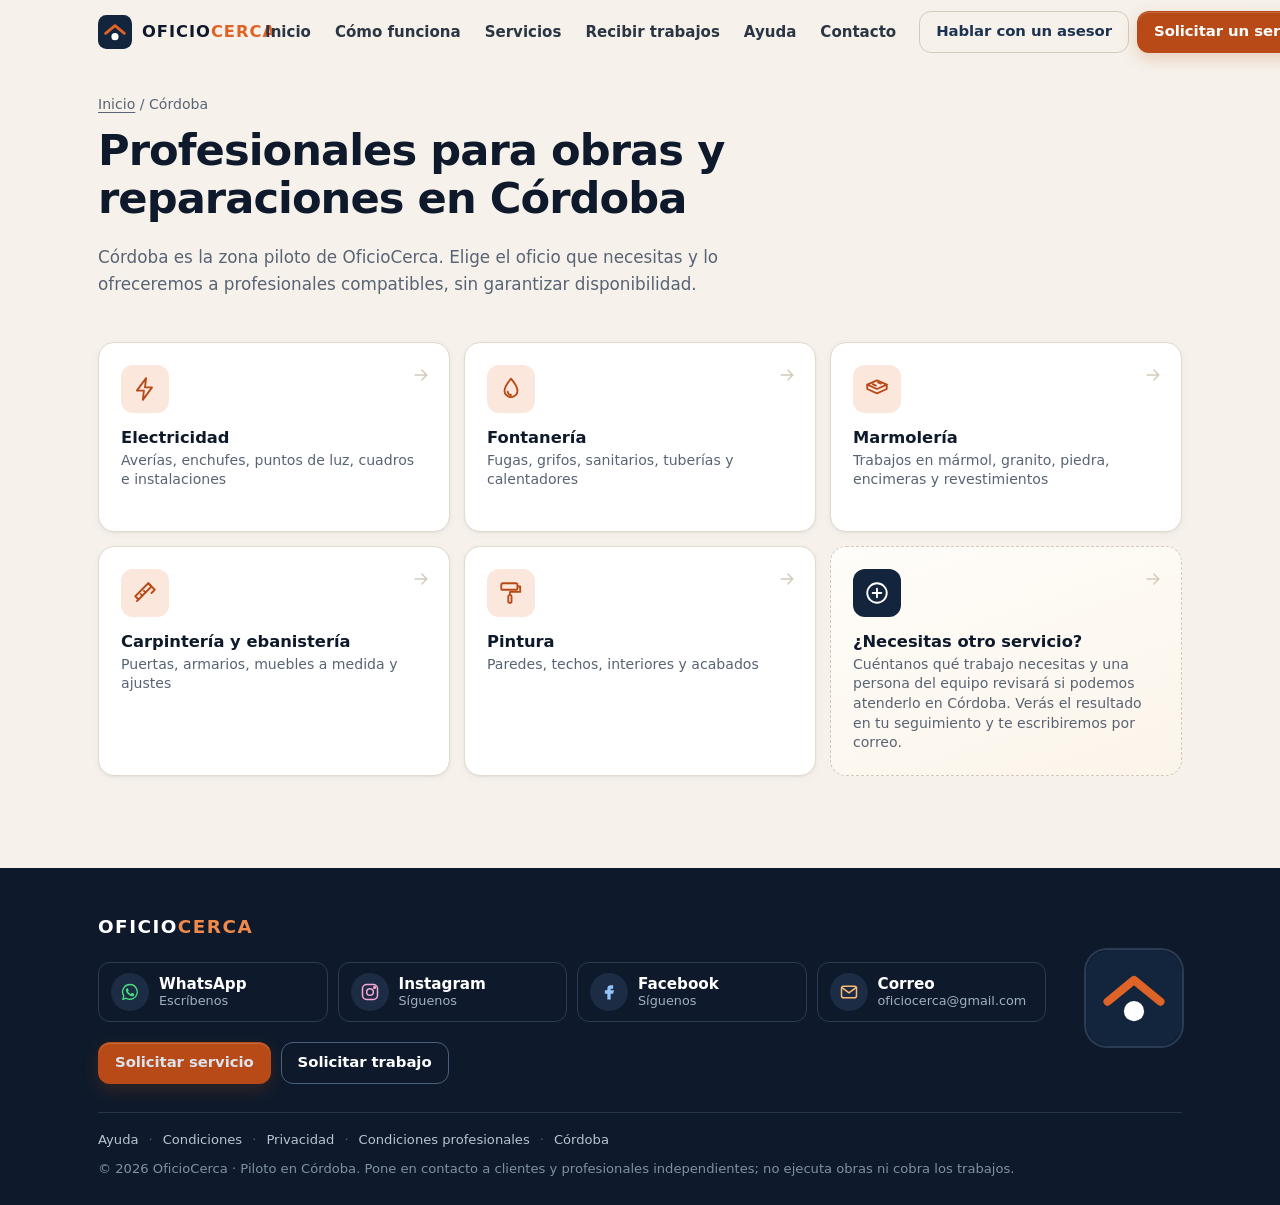
<file: cordoba/index.html>
<!doctype html>
<html lang="es">
<head>
<meta charset="utf-8">
<script>if(/\.github\.io$/.test(location.hostname)){location.replace("https://oficiocercaya.com"+location.pathname.replace(/^\/oficiocerca/,"")+location.search+location.hash)}</script>
<meta name="viewport" content="width=device-width, initial-scale=1">
<title>Profesionales en Córdoba: electricistas, fontaneros y más · OficioCerca</title>
<meta name="description" content="Solicita electricista, fontanero, marmolista, carpintero, pintor u otro profesional en Córdoba. Servicio piloto gratuito con seguimiento.">
<link rel="canonical" href="https://oficiocercaya.com/cordoba/">

<meta name="theme-color" content="#13253D">
<meta property="og:type" content="website">
<meta property="og:locale" content="es_ES">
<meta property="og:site_name" content="OficioCerca">
<meta property="og:title" content="Profesionales en Córdoba: electricistas, fontaneros y más · OficioCerca">
<meta property="og:description" content="Solicita electricista, fontanero, marmolista, carpintero, pintor u otro profesional en Córdoba. Servicio piloto gratuito con seguimiento.">
<meta property="og:url" content="https://oficiocercaya.com/cordoba/">
<meta property="og:image" content="https://oficiocercaya.com/assets/img/og-image.png">
<meta property="og:image:width" content="1200">
<meta property="og:image:height" content="630">
<meta name="twitter:card" content="summary_large_image">
<link rel="icon" href="../favicon.svg" type="image/svg+xml">
<link rel="icon" href="../assets/img/favicon-32.png" sizes="32x32" type="image/png">
<link rel="apple-touch-icon" href="../assets/img/apple-touch-icon.png">
<link rel="stylesheet" href="../assets/css/styles.css?v=10">
<script>(function(d){try{if(window.matchMedia&&!matchMedia('(prefers-reduced-motion: reduce)').matches&&'IntersectionObserver' in window){d.classList.add('js-motion');setTimeout(function(){if(!window.__ocReveal){d.classList.remove('js-motion')}},2500)}}catch(e){}})(document.documentElement)</script>
<script type="application/ld+json">{"@context": "https://schema.org", "@type": "BreadcrumbList", "itemListElement": [{"@type": "ListItem", "position": 1, "name": "Inicio", "item": "https://oficiocercaya.com/"}, {"@type": "ListItem", "position": 2, "name": "Córdoba", "item": "https://oficiocercaya.com/cordoba/"}]}</script>
</head>
<body>
<a class="skip" href="#main">Saltar al contenido</a>
<header class="hdr" id="top">
  <div class="wrap">
    <a class="brand" href="../" aria-label="OficioCerca, inicio"><svg class="brand-mark" viewBox="0 0 40 40" aria-hidden="true"><rect width="40" height="40" rx="10" fill="#13253D"/><path d="M9 21.5 20 12.5l11 9" stroke="#DD6326" stroke-width="3.4" fill="none" stroke-linecap="round" stroke-linejoin="round"/><circle cx="20" cy="25.5" r="4.2" fill="#fff"/></svg><span class="brand-name">OFICIO<b>CERCA</b></span></a>
    <nav class="nav" aria-label="Principal"><a href="../">Inicio</a><a href="../#como-funciona">Cómo funciona</a><a href="../#servicios">Servicios</a><a href="../profesionales/">Recibir trabajos</a><a href="../ayuda/">Ayuda</a><a href="../#contacto">Contacto</a></nav>
    <div class="hdr-ctas">
      <a class="btn btn-sm hdr-wa" data-wa-item hidden data-wa-msg="Hola, estoy visitando OficioCerca y necesito orientación antes de realizar una solicitud o registro." target="_blank" rel="noopener" aria-label="Hablar con un asesor (WhatsApp, se abre en una ventana nueva)">Hablar con un asesor</a>
      <a class="btn btn-primary btn-sm hdr-cta" href="../solicitar/">Solicitar un servicio</a>
    </div>
    <button class="menu-btn" type="button" aria-expanded="false" aria-controls="mnav" aria-label="Abrir menú">
      <svg viewBox="0 0 24 24" fill="none" stroke="currentColor" stroke-width="2" stroke-linecap="round" aria-hidden="true"><path d="M4 7h16M4 12h16M4 17h16"/></svg>
    </button>
  </div>
  <nav class="mobile-nav" id="mnav" aria-label="Menú móvil"><a href="../">Inicio</a><a href="../#como-funciona">Cómo funciona</a><a href="../#servicios">Servicios</a><a href="../profesionales/">Recibir trabajos</a><a href="../ayuda/">Ayuda</a><a href="../#contacto">Contacto</a><a class="btn btn-primary" href="../solicitar/">Solicitar un servicio</a><a class="btn btn-ghost mnav-wa" data-wa-item hidden data-wa-msg="Hola, estoy visitando OficioCerca y necesito orientación antes de realizar una solicitud o registro." target="_blank" rel="noopener" aria-label="Hablar con un asesor (WhatsApp, se abre en una ventana nueva)">Hablar con un asesor</a></nav>
</header>
<main id="main">
<section class="page-hero"><div class="wrap">
  <div class="crumbs"><a href="../">Inicio</a> / Córdoba</div>
  <h1>Profesionales para obras y reparaciones en Córdoba</h1>
  <p>Córdoba es la zona piloto de OficioCerca. Elige el oficio que necesitas y lo ofreceremos a profesionales compatibles, sin garantizar disponibilidad.</p>
</div></section>
<section class="sec" style="padding-top:20px"><div class="wrap"><div class="trades"><a class="trade" data-reveal href="../solicitar/?oficio=electricidad&ciudad=cordoba"><span class="trade-ico"><svg class="ico" viewBox="0 0 24 24" fill="none" stroke="currentColor" stroke-width="1.7" stroke-linecap="round" stroke-linejoin="round" aria-hidden="true"><path d="M13 2 4.5 13.5H11L10 22l8.5-11.5H12z"/></svg></span><span class="trade-txt"><strong>Electricidad</strong><span>Averías, enchufes, puntos de luz, cuadros e instalaciones</span></span><span class="trade-go" aria-hidden="true"><svg class="ico" viewBox="0 0 24 24" fill="none" stroke="currentColor" stroke-width="1.7" stroke-linecap="round" stroke-linejoin="round" aria-hidden="true"><path d="M5 12h14M13 6l6 6-6 6"/></svg></span></a><a class="trade" data-reveal href="../solicitar/?oficio=fontaneria&ciudad=cordoba"><span class="trade-ico"><svg class="ico" viewBox="0 0 24 24" fill="none" stroke="currentColor" stroke-width="1.7" stroke-linecap="round" stroke-linejoin="round" aria-hidden="true"><path d="M12 2.5c3.6 4.3 6 7.7 6 11a6 6 0 0 1-12 0c0-3.3 2.4-6.7 6-11z"/><path d="M9 14.5a3 3 0 0 0 3 3"/></svg></span><span class="trade-txt"><strong>Fontanería</strong><span>Fugas, grifos, sanitarios, tuberías y calentadores</span></span><span class="trade-go" aria-hidden="true"><svg class="ico" viewBox="0 0 24 24" fill="none" stroke="currentColor" stroke-width="1.7" stroke-linecap="round" stroke-linejoin="round" aria-hidden="true"><path d="M5 12h14M13 6l6 6-6 6"/></svg></span></a><a class="trade" data-reveal href="../solicitar/?oficio=marmoleria&ciudad=cordoba"><span class="trade-ico"><svg class="ico" viewBox="0 0 24 24" fill="none" stroke="currentColor" stroke-width="1.7" stroke-linecap="round" stroke-linejoin="round" aria-hidden="true"><path d="M3 8l9-4 9 4-9 4z"/><path d="M3 8v4l9 4 9-4V8"/><path d="M8 7.5l3 1.3M13 6l2.5 1"/></svg></span><span class="trade-txt"><strong>Marmolería</strong><span>Trabajos en mármol, granito, piedra, encimeras y revestimientos</span></span><span class="trade-go" aria-hidden="true"><svg class="ico" viewBox="0 0 24 24" fill="none" stroke="currentColor" stroke-width="1.7" stroke-linecap="round" stroke-linejoin="round" aria-hidden="true"><path d="M5 12h14M13 6l6 6-6 6"/></svg></span></a><a class="trade" data-reveal href="../solicitar/?oficio=carpinteria&ciudad=cordoba"><span class="trade-ico"><svg class="ico" viewBox="0 0 24 24" fill="none" stroke="currentColor" stroke-width="1.7" stroke-linecap="round" stroke-linejoin="round" aria-hidden="true"><path d="M3 15 15 3l3 3L6 18z"/><path d="M6 18l-1.5 1.5M8 13l1.5 1.5M11 10l1.5 1.5"/><path d="M15 3l6 6-3 3"/></svg></span><span class="trade-txt"><strong>Carpintería y ebanistería</strong><span>Puertas, armarios, muebles a medida y ajustes</span></span><span class="trade-go" aria-hidden="true"><svg class="ico" viewBox="0 0 24 24" fill="none" stroke="currentColor" stroke-width="1.7" stroke-linecap="round" stroke-linejoin="round" aria-hidden="true"><path d="M5 12h14M13 6l6 6-6 6"/></svg></span></a><a class="trade" data-reveal href="../solicitar/?oficio=pintura&ciudad=cordoba"><span class="trade-ico"><svg class="ico" viewBox="0 0 24 24" fill="none" stroke="currentColor" stroke-width="1.7" stroke-linecap="round" stroke-linejoin="round" aria-hidden="true"><rect x="3" y="3" width="15" height="6" rx="1.5"/><path d="M18 6h2.5v5H11v3"/><rect x="9.5" y="14" width="3" height="7" rx="1"/></svg></span><span class="trade-txt"><strong>Pintura</strong><span>Paredes, techos, interiores y acabados</span></span><span class="trade-go" aria-hidden="true"><svg class="ico" viewBox="0 0 24 24" fill="none" stroke="currentColor" stroke-width="1.7" stroke-linecap="round" stroke-linejoin="round" aria-hidden="true"><path d="M5 12h14M13 6l6 6-6 6"/></svg></span></a><a class="trade trade-other" data-reveal href="../solicitar/?oficio=otro&ciudad=cordoba"><span class="trade-ico"><svg class="ico" viewBox="0 0 24 24" fill="none" stroke="currentColor" stroke-width="1.7" stroke-linecap="round" stroke-linejoin="round" aria-hidden="true"><circle cx="12" cy="12" r="9"/><path d="M12 8v8M8 12h8"/></svg></span><span class="trade-txt"><strong>¿Necesitas otro servicio?</strong><span>Cuéntanos qué trabajo necesitas y una persona del equipo revisará si podemos atenderlo en Córdoba. Verás el resultado en tu seguimiento y te escribiremos por correo.</span></span><span class="trade-go" aria-hidden="true"><svg class="ico" viewBox="0 0 24 24" fill="none" stroke="currentColor" stroke-width="1.7" stroke-linecap="round" stroke-linejoin="round" aria-hidden="true"><path d="M5 12h14M13 6l6 6-6 6"/></svg></span></a></div></div></section>
</main>
<footer class="ftr" id="contacto">
  <div class="wrap">
    <div class="ftr-main">
      <div class="ftr-left">
        <p class="ftr-title">OFICIO<b>CERCA</b></p>
        <div class="ftr-social">
          <a class="soc soc-wa" data-wa-item hidden data-wa-msg="Hola, estoy revisando la sección de contacto de OficioCerca y necesito ayuda." target="_blank" rel="noopener" aria-label="WhatsApp de OficioCerca: escríbenos (WhatsApp, se abre en una ventana nueva)"><span class="soc-ico"><svg viewBox="0 0 24 24" aria-hidden="true"><path fill="currentColor" d="M12 2.2A9.7 9.7 0 0 0 3.7 16.9L2.3 21.8l5-1.3A9.7 9.7 0 1 0 12 2.2Zm0 17.7a8 8 0 0 1-4.1-1.1l-.3-.2-3 .8.8-2.9-.2-.3A8 8 0 1 1 12 19.9Zm4.4-6c-.2-.1-1.4-.7-1.7-.8-.2-.1-.4-.1-.5.1l-.8 1c-.1.2-.3.2-.5.1a6.5 6.5 0 0 1-3.2-2.8c-.2-.4.2-.4.7-1.3.1-.2 0-.3 0-.4l-.8-1.8c-.2-.5-.4-.4-.5-.4h-.5a.9.9 0 0 0-.7.3 2.8 2.8 0 0 0-.9 2.1c0 1.2.9 2.4 1 2.6.1.2 1.8 2.7 4.3 3.8 1.6.7 2.2.7 3 .6.5-.1 1.4-.6 1.6-1.2.2-.6.2-1.1.1-1.2l-.5-.2Z"/></svg></span><span class="soc-txt"><b>WhatsApp</b><small>Escríbenos</small></span></a>
          <a class="soc soc-ig" href="https://www.instagram.com/oficiocerca/" target="_blank" rel="noopener" aria-label="Instagram de OficioCerca, @oficiocerca (se abre en una ventana nueva)"><span class="soc-ico"><svg viewBox="0 0 24 24" fill="none" stroke="currentColor" stroke-width="1.8" aria-hidden="true"><rect x="3" y="3" width="18" height="18" rx="5"/><circle cx="12" cy="12" r="4"/><circle cx="17.5" cy="6.5" r="1" fill="currentColor"/></svg></span><span class="soc-txt"><b>Instagram</b><small>Síguenos</small></span></a>
          <a class="soc soc-fb" href="https://www.facebook.com/oficiocerca" target="_blank" rel="noopener" aria-label="Facebook de OficioCerca (se abre en una ventana nueva)"><span class="soc-ico"><svg viewBox="0 0 24 24" aria-hidden="true"><path fill="currentColor" d="M14 8h3V4h-3c-2.8 0-4 1.8-4 4.3V10H7v4h3v7h4v-7h3l1-4h-4V8.6c0-.4.3-.6.6-.6z"/></svg></span><span class="soc-txt"><b>Facebook</b><small>Síguenos</small></span></a>
          <a class="soc soc-mail" href="mailto:oficiocerca@gmail.com" aria-label="Escribir un correo a oficiocerca@gmail.com"><span class="soc-ico"><svg viewBox="0 0 24 24" fill="none" stroke="currentColor" stroke-width="1.8" stroke-linecap="round" stroke-linejoin="round" aria-hidden="true"><rect x="3" y="5" width="18" height="14" rx="2.5"/><path d="m4 7 8 6 8-6"/></svg></span><span class="soc-txt"><b>Correo</b><small>oficiocerca@gmail.com</small></span></a>
        </div>
        <div class="ftr-ctas">
          <a class="btn btn-primary btn-sm" href="../solicitar/">Solicitar servicio</a>
          <a class="btn btn-sm ftr-btn2" href="../profesionales/">Solicitar trabajo</a>
        </div>
      </div>
      <a class="ftr-logo" href="../" aria-label="OficioCerca, inicio"><svg class="brand-mark" viewBox="0 0 40 40" aria-hidden="true"><rect width="40" height="40" rx="10" fill="#13253D"/><path d="M9 21.5 20 12.5l11 9" stroke="#DD6326" stroke-width="3.4" fill="none" stroke-linecap="round" stroke-linejoin="round"/><circle cx="20" cy="25.5" r="4.2" fill="#fff"/></svg></a>
    </div>
    <div class="ftr-bottom">
      <nav class="ftr-legal" aria-label="Información legal y ayuda"><a href="../ayuda/">Ayuda</a><span aria-hidden="true">·</span><a href="../condiciones/">Condiciones</a><span aria-hidden="true">·</span><a href="../privacidad/">Privacidad</a><span aria-hidden="true">·</span><a href="../condiciones-profesionales/">Condiciones profesionales</a><span aria-hidden="true">·</span><a href="../cordoba/">Córdoba</a></nav>
      <span class="ftr-copy">© <span data-year>2026</span> OficioCerca · Piloto en Córdoba. Pone en contacto a clientes y profesionales independientes; no ejecuta obras ni cobra los trabajos.</span>
    </div>
  </div>
</footer>
<script src="../assets/js/config.js?v=10"></script>
<script src="../assets/js/icons.js?v=10"></script>
<script src="../assets/js/main.js?v=10" defer></script>

</body>
</html>
</file>
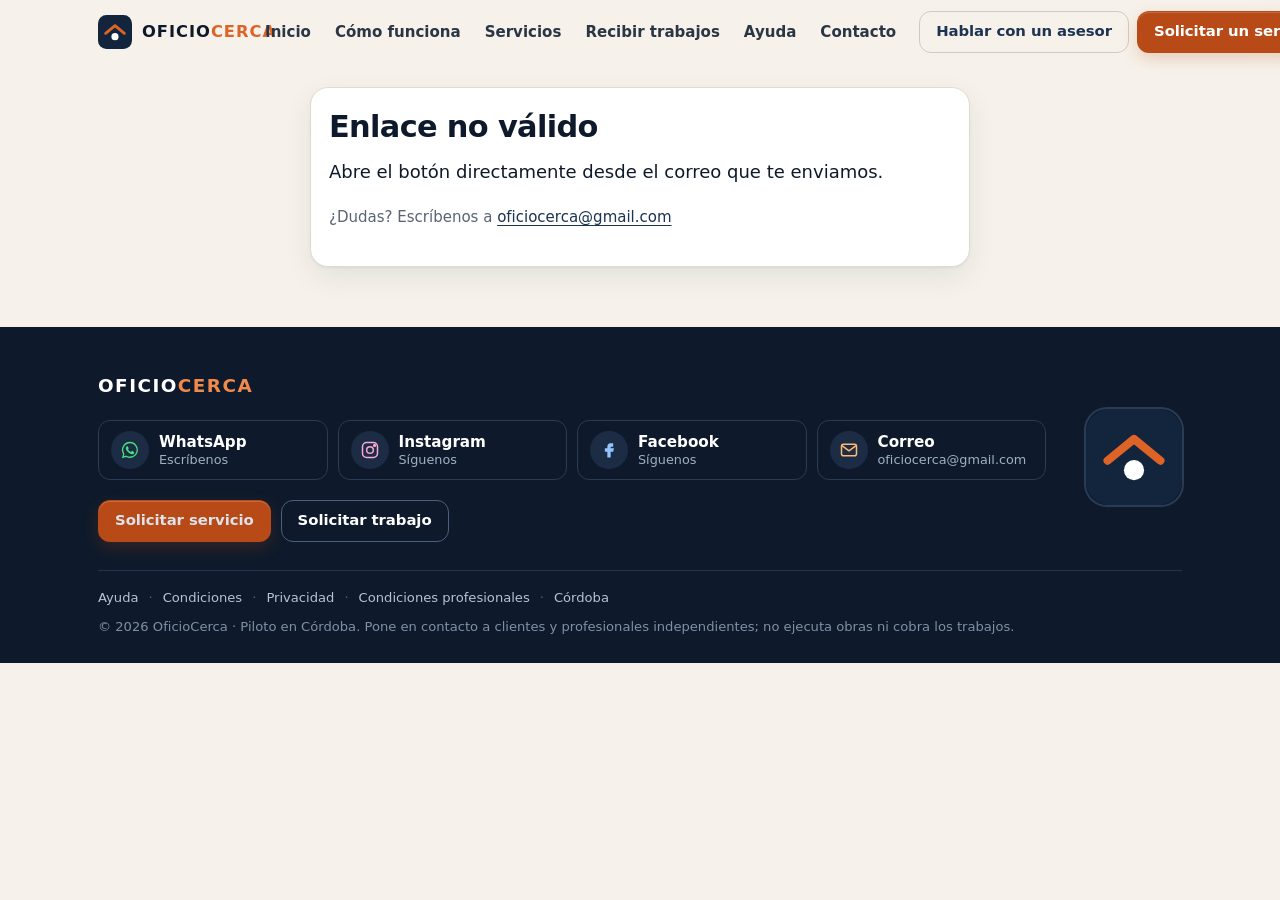
<file: gestion/index.html>
<!doctype html>
<html lang="es">
<head>
<meta charset="utf-8">
<script>if(/\.github\.io$/.test(location.hostname)){location.replace("https://oficiocercaya.com"+location.pathname.replace(/^\/oficiocerca/,"")+location.search+location.hash)}</script>
<meta name="viewport" content="width=device-width, initial-scale=1">
<title>Tu solicitud · OficioCerca</title>
<meta name="description" content="Página privada de OficioCerca.">
<link rel="canonical" href="https://oficiocercaya.com/gestion/">
<meta name="referrer" content="no-referrer">
<meta name="robots" content="noindex,follow">
<meta name="theme-color" content="#13253D">
<meta property="og:type" content="website">
<meta property="og:locale" content="es_ES">
<meta property="og:site_name" content="OficioCerca">
<meta property="og:title" content="Tu solicitud · OficioCerca">
<meta property="og:description" content="Página privada de OficioCerca.">
<meta property="og:url" content="https://oficiocercaya.com/gestion/">
<meta property="og:image" content="https://oficiocercaya.com/assets/img/og-image.png">
<meta property="og:image:width" content="1200">
<meta property="og:image:height" content="630">
<meta name="twitter:card" content="summary_large_image">
<link rel="icon" href="../favicon.svg" type="image/svg+xml">
<link rel="icon" href="../assets/img/favicon-32.png" sizes="32x32" type="image/png">
<link rel="apple-touch-icon" href="../assets/img/apple-touch-icon.png">
<link rel="stylesheet" href="../assets/css/styles.css?v=10">
<script>(function(d){try{if(window.matchMedia&&!matchMedia('(prefers-reduced-motion: reduce)').matches&&'IntersectionObserver' in window){d.classList.add('js-motion');setTimeout(function(){if(!window.__ocReveal){d.classList.remove('js-motion')}},2500)}}catch(e){}})(document.documentElement)</script>

</head>
<body>
<a class="skip" href="#main">Saltar al contenido</a>
<header class="hdr" id="top">
  <div class="wrap">
    <a class="brand" href="../" aria-label="OficioCerca, inicio"><svg class="brand-mark" viewBox="0 0 40 40" aria-hidden="true"><rect width="40" height="40" rx="10" fill="#13253D"/><path d="M9 21.5 20 12.5l11 9" stroke="#DD6326" stroke-width="3.4" fill="none" stroke-linecap="round" stroke-linejoin="round"/><circle cx="20" cy="25.5" r="4.2" fill="#fff"/></svg><span class="brand-name">OFICIO<b>CERCA</b></span></a>
    <nav class="nav" aria-label="Principal"><a href="../">Inicio</a><a href="../#como-funciona">Cómo funciona</a><a href="../#servicios">Servicios</a><a href="../profesionales/">Recibir trabajos</a><a href="../ayuda/">Ayuda</a><a href="../#contacto">Contacto</a></nav>
    <div class="hdr-ctas">
      <a class="btn btn-sm hdr-wa" data-wa-item hidden data-wa-msg="Hola, estoy visitando OficioCerca y necesito orientación antes de realizar una solicitud o registro." target="_blank" rel="noopener" aria-label="Hablar con un asesor (WhatsApp, se abre en una ventana nueva)">Hablar con un asesor</a>
      <a class="btn btn-primary btn-sm hdr-cta" href="../solicitar/">Solicitar un servicio</a>
    </div>
    <button class="menu-btn" type="button" aria-expanded="false" aria-controls="mnav" aria-label="Abrir menú">
      <svg viewBox="0 0 24 24" fill="none" stroke="currentColor" stroke-width="2" stroke-linecap="round" aria-hidden="true"><path d="M4 7h16M4 12h16M4 17h16"/></svg>
    </button>
  </div>
  <nav class="mobile-nav" id="mnav" aria-label="Menú móvil"><a href="../">Inicio</a><a href="../#como-funciona">Cómo funciona</a><a href="../#servicios">Servicios</a><a href="../profesionales/">Recibir trabajos</a><a href="../ayuda/">Ayuda</a><a href="../#contacto">Contacto</a><a class="btn btn-primary" href="../solicitar/">Solicitar un servicio</a><a class="btn btn-ghost mnav-wa" data-wa-item hidden data-wa-msg="Hola, estoy visitando OficioCerca y necesito orientación antes de realizar una solicitud o registro." target="_blank" rel="noopener" aria-label="Hablar con un asesor (WhatsApp, se abre en una ventana nueva)">Hablar con un asesor</a></nav>
</header>
<main id="main"><div class="wrap"><section id="gestion" class="g-box" aria-live="polite">
<p id="msg" role="status"></p><h1 id="g-titulo">Cargando…</h1><div id="g-zona"><p class="nota g-cargando">Cargando…</p></div>
<p class="nota">¿Dudas? Escríbenos a <a href="mailto:oficiocerca@gmail.com">oficiocerca@gmail.com</a></p>
</section></div></main>
<footer class="ftr" id="contacto">
  <div class="wrap">
    <div class="ftr-main">
      <div class="ftr-left">
        <p class="ftr-title">OFICIO<b>CERCA</b></p>
        <div class="ftr-social">
          <a class="soc soc-wa" data-wa-item hidden data-wa-msg="Hola, estoy revisando la sección de contacto de OficioCerca y necesito ayuda." target="_blank" rel="noopener" aria-label="WhatsApp de OficioCerca: escríbenos (WhatsApp, se abre en una ventana nueva)"><span class="soc-ico"><svg viewBox="0 0 24 24" aria-hidden="true"><path fill="currentColor" d="M12 2.2A9.7 9.7 0 0 0 3.7 16.9L2.3 21.8l5-1.3A9.7 9.7 0 1 0 12 2.2Zm0 17.7a8 8 0 0 1-4.1-1.1l-.3-.2-3 .8.8-2.9-.2-.3A8 8 0 1 1 12 19.9Zm4.4-6c-.2-.1-1.4-.7-1.7-.8-.2-.1-.4-.1-.5.1l-.8 1c-.1.2-.3.2-.5.1a6.5 6.5 0 0 1-3.2-2.8c-.2-.4.2-.4.7-1.3.1-.2 0-.3 0-.4l-.8-1.8c-.2-.5-.4-.4-.5-.4h-.5a.9.9 0 0 0-.7.3 2.8 2.8 0 0 0-.9 2.1c0 1.2.9 2.4 1 2.6.1.2 1.8 2.7 4.3 3.8 1.6.7 2.2.7 3 .6.5-.1 1.4-.6 1.6-1.2.2-.6.2-1.1.1-1.2l-.5-.2Z"/></svg></span><span class="soc-txt"><b>WhatsApp</b><small>Escríbenos</small></span></a>
          <a class="soc soc-ig" href="https://www.instagram.com/oficiocerca/" target="_blank" rel="noopener" aria-label="Instagram de OficioCerca, @oficiocerca (se abre en una ventana nueva)"><span class="soc-ico"><svg viewBox="0 0 24 24" fill="none" stroke="currentColor" stroke-width="1.8" aria-hidden="true"><rect x="3" y="3" width="18" height="18" rx="5"/><circle cx="12" cy="12" r="4"/><circle cx="17.5" cy="6.5" r="1" fill="currentColor"/></svg></span><span class="soc-txt"><b>Instagram</b><small>Síguenos</small></span></a>
          <a class="soc soc-fb" href="https://www.facebook.com/oficiocerca" target="_blank" rel="noopener" aria-label="Facebook de OficioCerca (se abre en una ventana nueva)"><span class="soc-ico"><svg viewBox="0 0 24 24" aria-hidden="true"><path fill="currentColor" d="M14 8h3V4h-3c-2.8 0-4 1.8-4 4.3V10H7v4h3v7h4v-7h3l1-4h-4V8.6c0-.4.3-.6.6-.6z"/></svg></span><span class="soc-txt"><b>Facebook</b><small>Síguenos</small></span></a>
          <a class="soc soc-mail" href="mailto:oficiocerca@gmail.com" aria-label="Escribir un correo a oficiocerca@gmail.com"><span class="soc-ico"><svg viewBox="0 0 24 24" fill="none" stroke="currentColor" stroke-width="1.8" stroke-linecap="round" stroke-linejoin="round" aria-hidden="true"><rect x="3" y="5" width="18" height="14" rx="2.5"/><path d="m4 7 8 6 8-6"/></svg></span><span class="soc-txt"><b>Correo</b><small>oficiocerca@gmail.com</small></span></a>
        </div>
        <div class="ftr-ctas">
          <a class="btn btn-primary btn-sm" href="../solicitar/">Solicitar servicio</a>
          <a class="btn btn-sm ftr-btn2" href="../profesionales/">Solicitar trabajo</a>
        </div>
      </div>
      <a class="ftr-logo" href="../" aria-label="OficioCerca, inicio"><svg class="brand-mark" viewBox="0 0 40 40" aria-hidden="true"><rect width="40" height="40" rx="10" fill="#13253D"/><path d="M9 21.5 20 12.5l11 9" stroke="#DD6326" stroke-width="3.4" fill="none" stroke-linecap="round" stroke-linejoin="round"/><circle cx="20" cy="25.5" r="4.2" fill="#fff"/></svg></a>
    </div>
    <div class="ftr-bottom">
      <nav class="ftr-legal" aria-label="Información legal y ayuda"><a href="../ayuda/">Ayuda</a><span aria-hidden="true">·</span><a href="../condiciones/">Condiciones</a><span aria-hidden="true">·</span><a href="../privacidad/">Privacidad</a><span aria-hidden="true">·</span><a href="../condiciones-profesionales/">Condiciones profesionales</a><span aria-hidden="true">·</span><a href="../cordoba/">Córdoba</a></nav>
      <span class="ftr-copy">© <span data-year>2026</span> OficioCerca · Piloto en Córdoba. Pone en contacto a clientes y profesionales independientes; no ejecuta obras ni cobra los trabajos.</span>
    </div>
  </div>
</footer>
<script src="../assets/js/config.js?v=10"></script>
<script src="../assets/js/icons.js?v=10"></script>
<script src="../assets/js/main.js?v=10" defer></script>
<script>
(function(){
  var cfg=window.OC_CONFIG||{}, T=(location.hash||'').replace(/^#/,''), RECARGAR=true, T0=(window.performance&&performance.now)?performance.now():0;
  var box=document.getElementById('g-zona'), tit=document.getElementById('g-titulo'), msg=document.getElementById('msg');
  var M=window.__ocMetricas={ui:Math.round(((window.performance&&performance.now)?performance.now():0)),llamadas:0};
  // Llamada al backend con tiempo máximo (no se queda colgada) y un reintento automático controlado si falla la red.
  function post(o,ms){M.llamadas++;var ctl=window.AbortController?new AbortController():null,tm=setTimeout(function(){if(ctl)ctl.abort();},ms||30000);
    return fetch(cfg.ENDPOINT,{method:'POST',headers:{'Content-Type':'text/plain;charset=utf-8'},body:JSON.stringify(o),redirect:'follow',signal:ctl?ctl.signal:undefined})
      .then(function(r){clearTimeout(tm);if(!r.ok)throw new Error('http '+r.status);return r.json();},function(e){clearTimeout(tm);throw e;});}
  var wa=document.getElementById('wa-seg'), WA=String(cfg.WHATSAPP_SUPPORT||'').replace(/\D/g,'');
  function ocActual(){return (tit.textContent.match(/\bOC-\d{4,6}\b/)||[])[0];}
  function ayudaWA(){ if(!/^\d{8,15}$/.test(WA))return;
    // Botones de soporte tras una incidencia: texto fijo con el código, sin token ni datos privados; el número no se muestra.
    box.querySelectorAll('[data-wa-soporte]').forEach(function(a){var oc=a.getAttribute('data-wa-soporte')||ocActual()||'';
      a.href='https://wa.me/'+WA+'?text='+encodeURIComponent('Hola, necesito ayuda con la solicitud '+oc+'. Ya registré una incidencia en OficioCerca.');a.hidden=false;});
    if(!wa)return; if(box.querySelector('[data-wa-soporte]')){document.getElementById('ayuda-seg').hidden=true;return;} var oc=ocActual();
    var m=oc?'Hola, necesito ayuda con mi solicitud '+oc+' de OficioCerca.':wa.getAttribute('data-wa-msg');
    wa.href='https://wa.me/'+WA+'?text='+encodeURIComponent(m); document.getElementById('ayuda-seg').hidden=false; }
  // Ayuda ANTES de cancelar/rechazar: WhatsApp oficial con código OC, rol, servicio, estado y motivo. Sin token, URL privada, correo ni teléfono.
  function waCancelar(){ if(!/^\d{8,15}$/.test(WA))return;
    box.querySelectorAll('.antes-cancelar').forEach(function(b){var sel=b.querySelector('[data-wa-motivo]');
      function msg(){var d=b.dataset, oc=d.oc||ocActual()||'', m=sel&&sel.value?' Motivo: '+sel.value+'.':'';
        var ini=d.rol==='Cliente'?'Hola, necesito ayuda antes de cancelar la solicitud '+oc+'. Soy cliente.':'Hola, necesito ayuda con la solicitud '+oc+' '+(d.contexto||'')+'. Soy profesional.';
        return ini+' Servicio: '+(d.servicio||'')+'. Estado actual: '+(d.estado||'')+'.'+m;}
      function pon(){var u='https://wa.me/'+WA+'?text='+encodeURIComponent(msg());b.querySelectorAll('a.wa-cancel').forEach(function(a){a.href=u;a.hidden=false;});}
      pon(); if(sel){sel.addEventListener('change',pon);sel.parentNode.hidden=false;}
      b.querySelectorAll('.wa-alt').forEach(function(x){x.hidden=true;});});}
  // Servicio cancelado: vista simple (solo presentación; el estado y los datos del servicio no cambian).
  function simplificarCancelado(){var p4=box.querySelector('.panel4'); if(!p4||!/est[áa] cancelad/i.test(p4.textContent))return;
    var pn=box.querySelector('#pn'), notas=box.querySelectorAll('p.nota'), ayudaP=null;
    for(var i=0;i<notas.length;i++){if(notas[i].querySelector('a[href*="/ayuda/"]'))ayudaP=notas[i];}
    var top=document.createElement('div'); top.className='cancel-box';
    top.innerHTML='<p class="cancel-estado">Servicio cancelado</p><p class="cancel-txt">Este servicio ha finalizado y no requiere ninguna otra acción.</p>'+
      '<button type="button" class="btn" id="cancel-otro">SOLICITAR OTRO SERVICIO</button><a class="btn sec" href="../">VOLVER AL INICIO</a>';
    var det=document.createElement('details'); det.className='cancel-det'; det.innerHTML='<summary>Ver detalles del servicio cancelado</summary>';
    Array.prototype.slice.call(box.children).forEach(function(k){
      if(k===pn||k===ayudaP)return;
      if(k.classList.contains('err')||(k.tagName==='H2'&&/Otras opciones/.test(k.textContent))||(k.tagName==='BUTTON'&&/ver\('pn'\)/.test(k.getAttribute('onclick')||''))){k.parentNode.removeChild(k);return;}
      det.appendChild(k);});
    box.insertBefore(top,box.firstChild); if(pn)box.insertBefore(pn,top.nextSibling); box.insertBefore(det,pn?pn.nextSibling:top.nextSibling);
    document.getElementById('cancel-otro').onclick=function(){if(pn&&window.ver){ver('pn');}else{location.href='../solicitar/';}};}
  function notaValoracion(){var st=box.querySelector('.stars'); if(!st||box.querySelector('.nota-val'))return; var n=document.createElement('p'); n.className='nota nota-val';
    n.textContent='Las valoraciones de OficioCerca solo pueden realizarse después de un servicio cerrado y confirmado en la plataforma.'; st.parentNode.insertBefore(n,st);}
  function pintar(r){tit.textContent=r.titulo||'OficioCerca';box.innerHTML=r.cuerpo||'';if(r.script){var s=document.createElement('script');s.text=r.script;document.body.appendChild(s);}simplificarCancelado();notaValoracion();ayudaWA();waCancelar();}
  function errorCarga(){tit.textContent='No se pudo cargar';
    box.innerHTML='<p>La conexión con OficioCerca está tardando más de lo normal o ha fallado. Tus datos no se han perdido.</p><button type="button" class="btn" id="g-reintentar">Reintentar</button>';
    document.getElementById('g-reintentar').onclick=function(){cargar(true);};}
  function cargar(manual){var t1=(window.performance&&performance.now)?performance.now():0;
    if(manual){tit.textContent='Cargando…';box.innerHTML='<p class="nota g-cargando">Cargando seguimiento…</p>';}
    var aviso=setTimeout(function(){var c=box.querySelector('.g-cargando');if(c)c.textContent='Está tardando más de lo normal. Seguimos intentándolo…';},8000);
    function intento(n){return post({tipo:'pagina',t:T},20000).catch(function(e){if(!n)return intento(1);throw e;});}
    return intento(0).then(function(r){clearTimeout(aviso);M.datos=Math.round(((window.performance&&performance.now)?performance.now():0)-t1);pintar(r);},function(){clearTimeout(aviso);errorCarga();});}
  window.ver=function(id){document.querySelectorAll('#gestion .panel').forEach(function(x){x.classList.add('hide')});var e=document.getElementById(id);if(e){e.classList.remove('hide');e.scrollIntoView({behavior:'smooth',block:'center'});}};
  window.val=function(id){var e=document.getElementById(id);return e?e.value:'';};
  window.enviar=function(p){var bs=box.querySelectorAll('button');bs.forEach(function(b){b.disabled=true});msg.className='';msg.textContent='Guardando…';
    post({tipo:'accion',t:T,p:p},45000).then(function(r){
      if(r&&r.ok&&r.url){msg.className='ok';msg.textContent=r.msg;var u=new URL(r.url,location.href);if(u.host===location.host&&u.pathname===location.pathname){location.hash=u.hash;location.reload();}else{location.href=r.url;}return;}
      if(r&&r.ok&&r.t&&/^[a-f0-9]{64}$/.test(r.t)){T=r.t;history.replaceState(null,'','#'+T);cargar(true).then(function(){tit.scrollIntoView({behavior:'smooth'});});return;}
      if(r&&r.ok){ if(r.pagina){pintar(r.pagina);msg.className='ok';msg.textContent=r.msg;tit.scrollIntoView({behavior:'smooth'});}
        else if(RECARGAR){cargar(false).then(function(){msg.className='ok';msg.textContent=r.msg;tit.scrollIntoView({behavior:'smooth'});});} else {box.innerHTML='';msg.className='ok';msg.textContent=r.msg;} }
      else{msg.className='err';msg.textContent=(r&&r.msg)||'No se pudo guardar.';bs.forEach(function(b){b.disabled=false});}})
    .catch(function(){msg.className='err';msg.textContent='No hemos podido confirmar que se guardó. Recarga la página para ver el estado actual antes de volver a pulsar.';bs.forEach(function(b){b.disabled=false});});};
  if(!/^[a-f0-9]{64}$/.test(T)||!cfg.ENDPOINT){tit.textContent='Enlace no válido';box.innerHTML='<p>Abre el botón directamente desde el correo que te enviamos.</p>';ayudaWA();return;}
  cargar(false);
})();
</script>
</body>
</html>
</file>
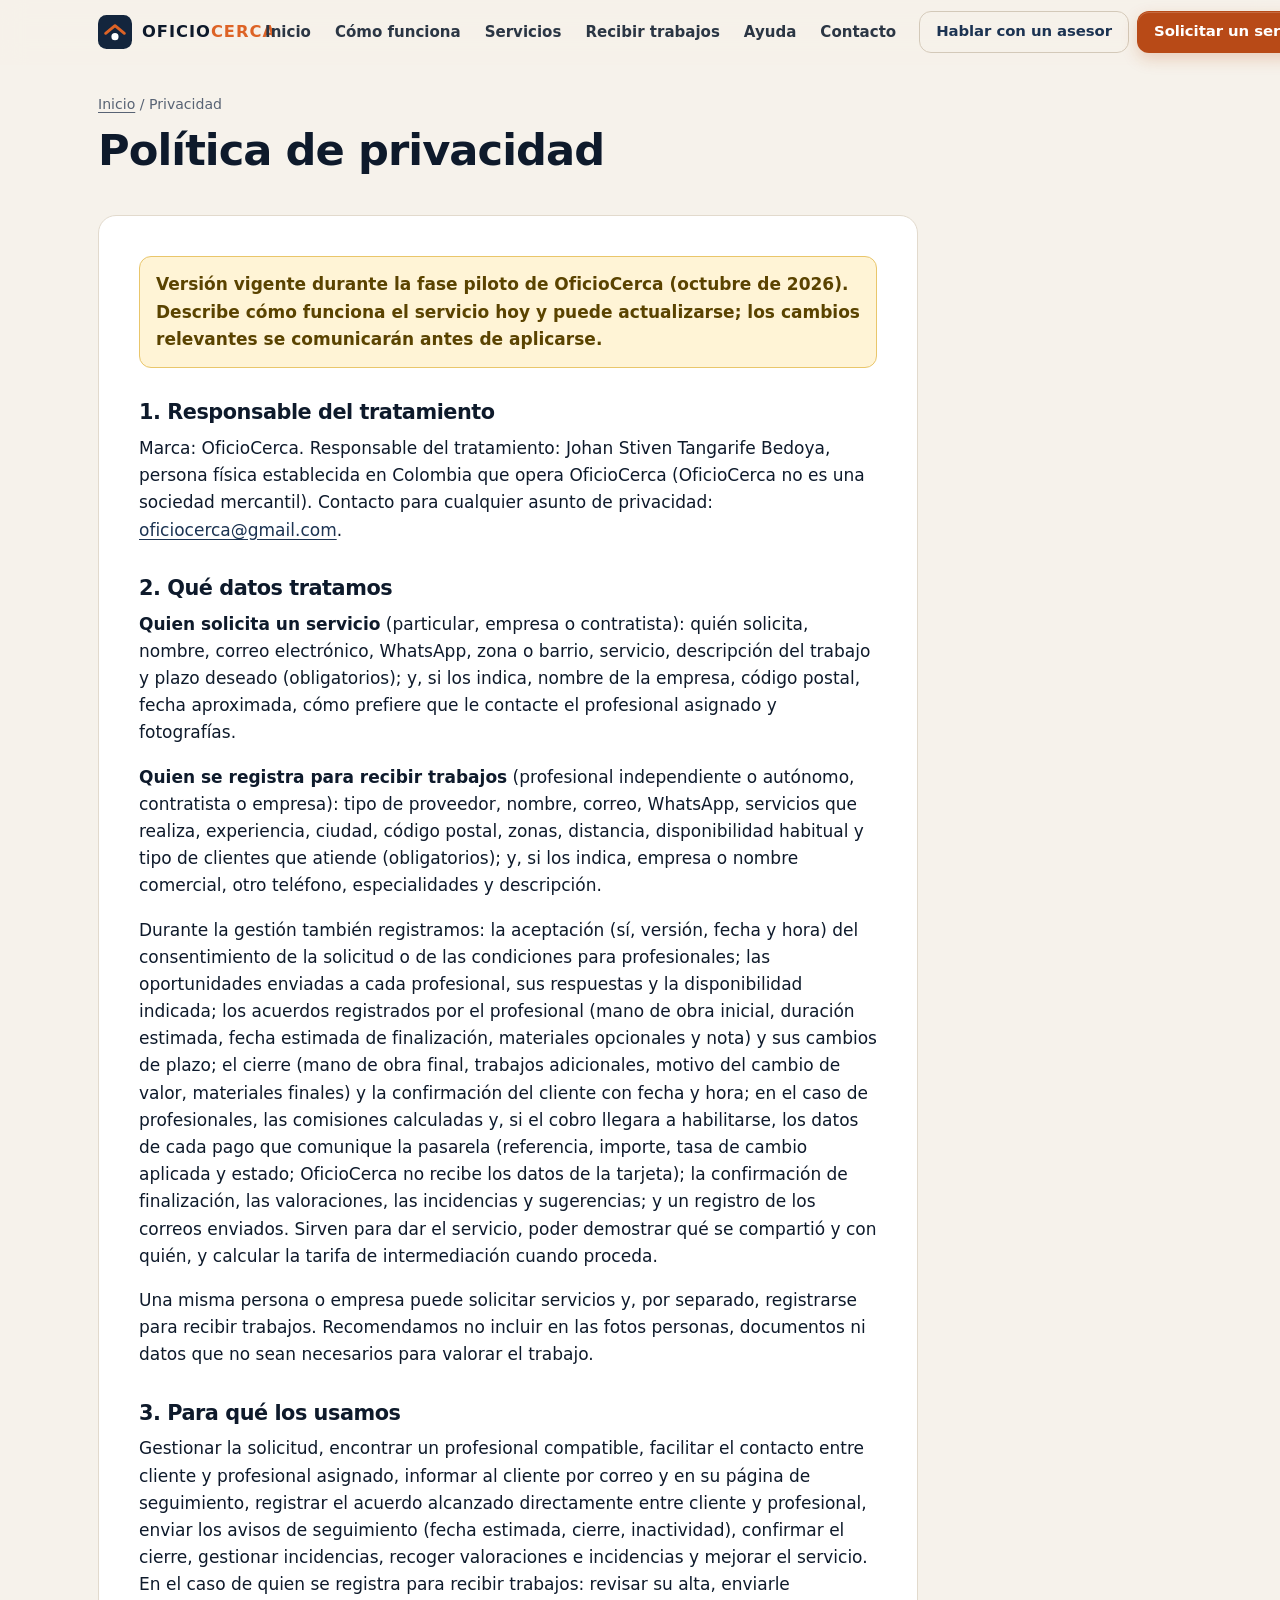
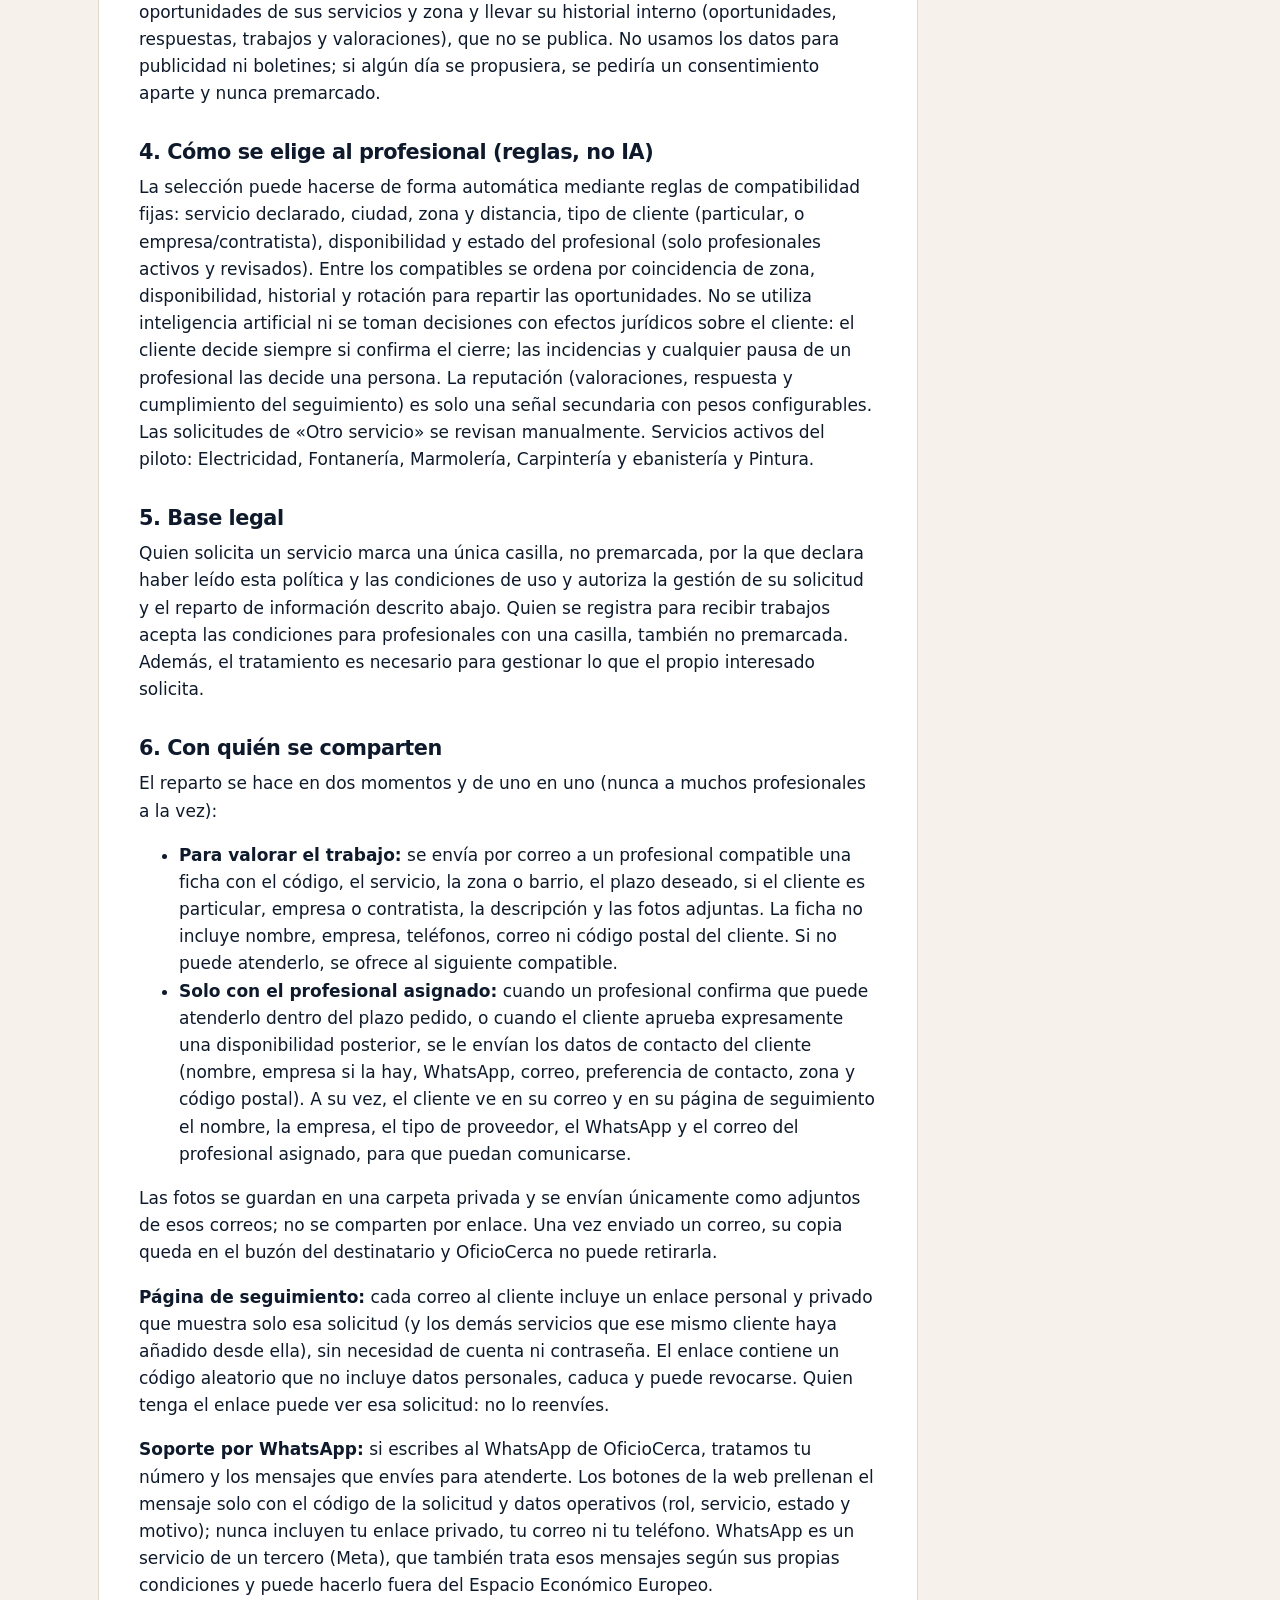
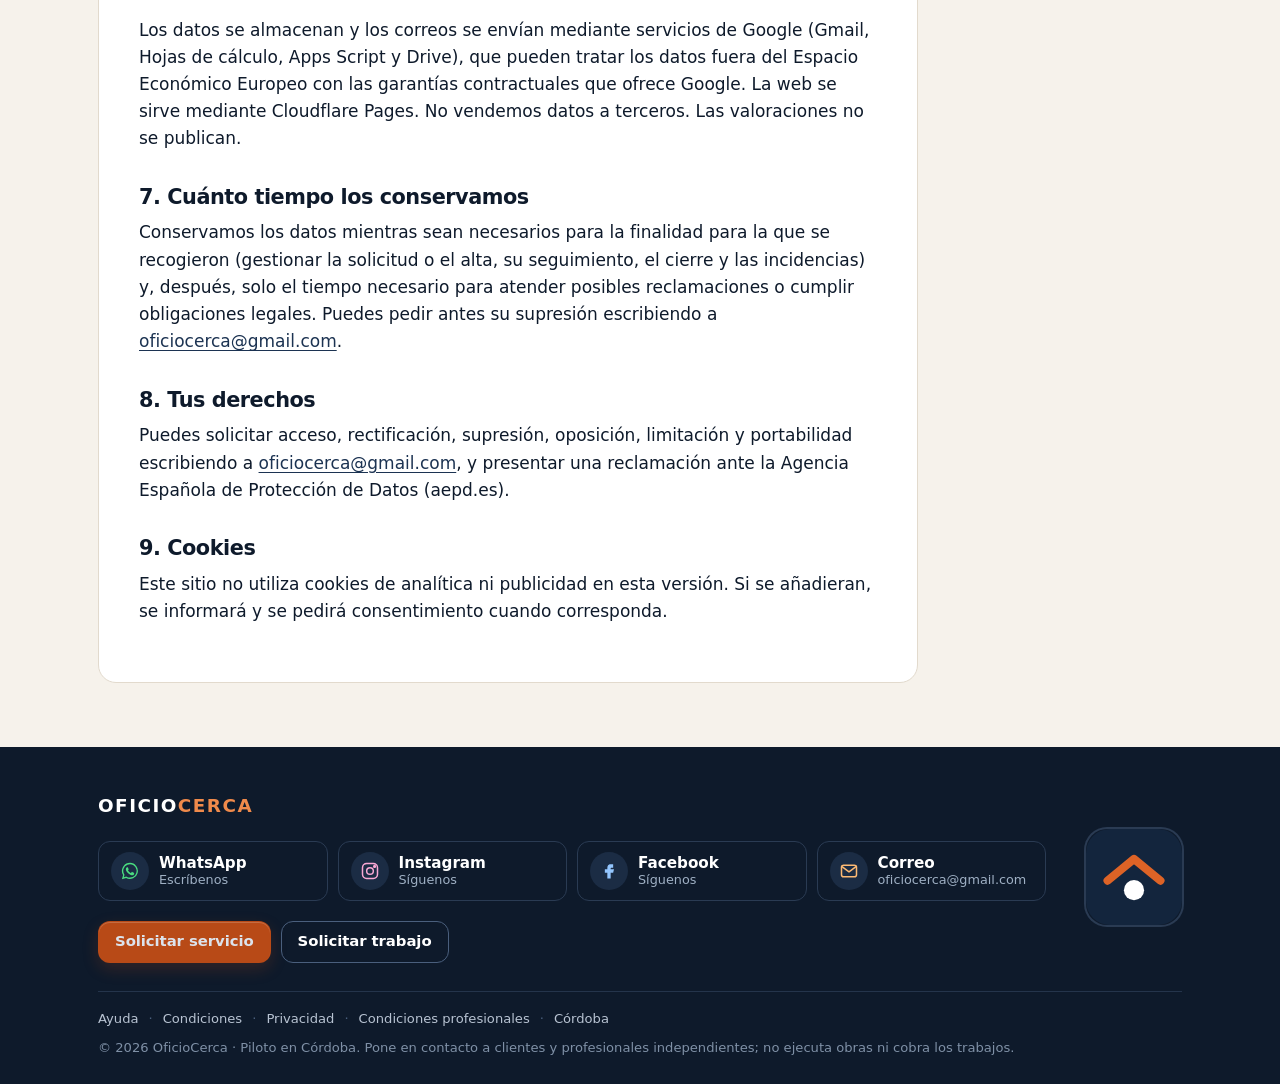
<file: privacidad/index.html>
<!doctype html>
<html lang="es">
<head>
<meta charset="utf-8">
<script>if(/\.github\.io$/.test(location.hostname)){location.replace("https://oficiocercaya.com"+location.pathname.replace(/^\/oficiocerca/,"")+location.search+location.hash)}</script>
<meta name="viewport" content="width=device-width, initial-scale=1">
<title>Política de privacidad · OficioCerca</title>
<meta name="description" content="Política de privacidad de OficioCerca: quién es el responsable, qué datos se tratan y cómo ejercer tus derechos.">
<link rel="canonical" href="https://oficiocercaya.com/privacidad/">
<meta name="robots" content="noindex,follow">
<meta name="theme-color" content="#13253D">
<meta property="og:type" content="website">
<meta property="og:locale" content="es_ES">
<meta property="og:site_name" content="OficioCerca">
<meta property="og:title" content="Política de privacidad · OficioCerca">
<meta property="og:description" content="Política de privacidad de OficioCerca: quién es el responsable, qué datos se tratan y cómo ejercer tus derechos.">
<meta property="og:url" content="https://oficiocercaya.com/privacidad/">
<meta property="og:image" content="https://oficiocercaya.com/assets/img/og-image.png">
<meta property="og:image:width" content="1200">
<meta property="og:image:height" content="630">
<meta name="twitter:card" content="summary_large_image">
<link rel="icon" href="../favicon.svg" type="image/svg+xml">
<link rel="icon" href="../assets/img/favicon-32.png" sizes="32x32" type="image/png">
<link rel="apple-touch-icon" href="../assets/img/apple-touch-icon.png">
<link rel="stylesheet" href="../assets/css/styles.css?v=10">
<script>(function(d){try{if(window.matchMedia&&!matchMedia('(prefers-reduced-motion: reduce)').matches&&'IntersectionObserver' in window){d.classList.add('js-motion');setTimeout(function(){if(!window.__ocReveal){d.classList.remove('js-motion')}},2500)}}catch(e){}})(document.documentElement)</script>

</head>
<body>
<a class="skip" href="#main">Saltar al contenido</a>
<header class="hdr" id="top">
  <div class="wrap">
    <a class="brand" href="../" aria-label="OficioCerca, inicio"><svg class="brand-mark" viewBox="0 0 40 40" aria-hidden="true"><rect width="40" height="40" rx="10" fill="#13253D"/><path d="M9 21.5 20 12.5l11 9" stroke="#DD6326" stroke-width="3.4" fill="none" stroke-linecap="round" stroke-linejoin="round"/><circle cx="20" cy="25.5" r="4.2" fill="#fff"/></svg><span class="brand-name">OFICIO<b>CERCA</b></span></a>
    <nav class="nav" aria-label="Principal"><a href="../">Inicio</a><a href="../#como-funciona">Cómo funciona</a><a href="../#servicios">Servicios</a><a href="../profesionales/">Recibir trabajos</a><a href="../ayuda/">Ayuda</a><a href="../#contacto">Contacto</a></nav>
    <div class="hdr-ctas">
      <a class="btn btn-sm hdr-wa" data-wa-item hidden data-wa-msg="Hola, estoy visitando OficioCerca y necesito orientación antes de realizar una solicitud o registro." target="_blank" rel="noopener" aria-label="Hablar con un asesor (WhatsApp, se abre en una ventana nueva)">Hablar con un asesor</a>
      <a class="btn btn-primary btn-sm hdr-cta" href="../solicitar/">Solicitar un servicio</a>
    </div>
    <button class="menu-btn" type="button" aria-expanded="false" aria-controls="mnav" aria-label="Abrir menú">
      <svg viewBox="0 0 24 24" fill="none" stroke="currentColor" stroke-width="2" stroke-linecap="round" aria-hidden="true"><path d="M4 7h16M4 12h16M4 17h16"/></svg>
    </button>
  </div>
  <nav class="mobile-nav" id="mnav" aria-label="Menú móvil"><a href="../">Inicio</a><a href="../#como-funciona">Cómo funciona</a><a href="../#servicios">Servicios</a><a href="../profesionales/">Recibir trabajos</a><a href="../ayuda/">Ayuda</a><a href="../#contacto">Contacto</a><a class="btn btn-primary" href="../solicitar/">Solicitar un servicio</a><a class="btn btn-ghost mnav-wa" data-wa-item hidden data-wa-msg="Hola, estoy visitando OficioCerca y necesito orientación antes de realizar una solicitud o registro." target="_blank" rel="noopener" aria-label="Hablar con un asesor (WhatsApp, se abre en una ventana nueva)">Hablar con un asesor</a></nav>
</header>
<main id="main"><div class="wrap"><section class="page-hero"><div class="crumbs"><a href="../">Inicio</a> / Privacidad</div><h1>Política de privacidad</h1></section>
<article class="legal"><div class="draft-banner">Versión vigente durante la fase piloto de OficioCerca (octubre de 2026). Describe cómo funciona el servicio hoy y puede actualizarse; los cambios relevantes se comunicarán antes de aplicarse.</div>
<h2>1. Responsable del tratamiento</h2>
<p>Marca: OficioCerca. Responsable del tratamiento: Johan Stiven Tangarife Bedoya, persona física establecida en Colombia que opera OficioCerca (OficioCerca no es una sociedad mercantil). Contacto para cualquier asunto de privacidad: <a href="mailto:oficiocerca@gmail.com">oficiocerca@gmail.com</a>.</p>
<h2>2. Qué datos tratamos</h2>
<p><strong>Quien solicita un servicio</strong> (particular, empresa o contratista): quién solicita, nombre, correo electrónico, WhatsApp, zona o barrio, servicio, descripción del trabajo y plazo deseado (obligatorios); y, si los indica, nombre de la empresa, código postal, fecha aproximada, cómo prefiere que le contacte el profesional asignado y fotografías.</p>
<p><strong>Quien se registra para recibir trabajos</strong> (profesional independiente o autónomo, contratista o empresa): tipo de proveedor, nombre, correo, WhatsApp, servicios que realiza, experiencia, ciudad, código postal, zonas, distancia, disponibilidad habitual y tipo de clientes que atiende (obligatorios); y, si los indica, empresa o nombre comercial, otro teléfono, especialidades y descripción.</p>
<p>Durante la gestión también registramos: la aceptación (sí, versión, fecha y hora) del consentimiento de la solicitud o de las condiciones para profesionales; las oportunidades enviadas a cada profesional, sus respuestas y la disponibilidad indicada; los acuerdos registrados por el profesional (mano de obra inicial, duración estimada, fecha estimada de finalización, materiales opcionales y nota) y sus cambios de plazo; el cierre (mano de obra final, trabajos adicionales, motivo del cambio de valor, materiales finales) y la confirmación del cliente con fecha y hora; en el caso de profesionales, las comisiones calculadas y, si el cobro llegara a habilitarse, los datos de cada pago que comunique la pasarela (referencia, importe, tasa de cambio aplicada y estado; OficioCerca no recibe los datos de la tarjeta); la confirmación de finalización, las valoraciones, las incidencias y sugerencias; y un registro de los correos enviados. Sirven para dar el servicio, poder demostrar qué se compartió y con quién, y calcular la tarifa de intermediación cuando proceda.</p>
<p>Una misma persona o empresa puede solicitar servicios y, por separado, registrarse para recibir trabajos. Recomendamos no incluir en las fotos personas, documentos ni datos que no sean necesarios para valorar el trabajo.</p>
<h2>3. Para qué los usamos</h2>
<p>Gestionar la solicitud, encontrar un profesional compatible, facilitar el contacto entre cliente y profesional asignado, informar al cliente por correo y en su página de seguimiento, registrar el acuerdo alcanzado directamente entre cliente y profesional, enviar los avisos de seguimiento (fecha estimada, cierre, inactividad), confirmar el cierre, gestionar incidencias, recoger valoraciones e incidencias y mejorar el servicio. En el caso de quien se registra para recibir trabajos: revisar su alta, enviarle oportunidades de sus servicios y zona y llevar su historial interno (oportunidades, respuestas, trabajos y valoraciones), que no se publica. No usamos los datos para publicidad ni boletines; si algún día se propusiera, se pediría un consentimiento aparte y nunca premarcado.</p>
<h2>4. Cómo se elige al profesional (reglas, no IA)</h2>
<p>La selección puede hacerse de forma automática mediante reglas de compatibilidad fijas: servicio declarado, ciudad, zona y distancia, tipo de cliente (particular, o empresa/contratista), disponibilidad y estado del profesional (solo profesionales activos y revisados). Entre los compatibles se ordena por coincidencia de zona, disponibilidad, historial y rotación para repartir las oportunidades. No se utiliza inteligencia artificial ni se toman decisiones con efectos jurídicos sobre el cliente: el cliente decide siempre si confirma el cierre; las incidencias y cualquier pausa de un profesional las decide una persona. La reputación (valoraciones, respuesta y cumplimiento del seguimiento) es solo una señal secundaria con pesos configurables. Las solicitudes de «Otro servicio» se revisan manualmente. Servicios activos del piloto: Electricidad, Fontanería, Marmolería, Carpintería y ebanistería y Pintura.</p>
<h2>5. Base legal</h2>
<p>Quien solicita un servicio marca una única casilla, no premarcada, por la que declara haber leído esta política y las condiciones de uso y autoriza la gestión de su solicitud y el reparto de información descrito abajo. Quien se registra para recibir trabajos acepta las condiciones para profesionales con una casilla, también no premarcada. Además, el tratamiento es necesario para gestionar lo que el propio interesado solicita.</p>
<h2>6. Con quién se comparten</h2>
<p>El reparto se hace en dos momentos y de uno en uno (nunca a muchos profesionales a la vez):</p>
<ul>
<li><strong>Para valorar el trabajo:</strong> se envía por correo a un profesional compatible una ficha con el código, el servicio, la zona o barrio, el plazo deseado, si el cliente es particular, empresa o contratista, la descripción y las fotos adjuntas. La ficha no incluye nombre, empresa, teléfonos, correo ni código postal del cliente. Si no puede atenderlo, se ofrece al siguiente compatible.</li>
<li><strong>Solo con el profesional asignado:</strong> cuando un profesional confirma que puede atenderlo dentro del plazo pedido, o cuando el cliente aprueba expresamente una disponibilidad posterior, se le envían los datos de contacto del cliente (nombre, empresa si la hay, WhatsApp, correo, preferencia de contacto, zona y código postal). A su vez, el cliente ve en su correo y en su página de seguimiento el nombre, la empresa, el tipo de proveedor, el WhatsApp y el correo del profesional asignado, para que puedan comunicarse.</li>
</ul>
<p>Las fotos se guardan en una carpeta privada y se envían únicamente como adjuntos de esos correos; no se comparten por enlace. Una vez enviado un correo, su copia queda en el buzón del destinatario y OficioCerca no puede retirarla.</p>
<p><strong>Página de seguimiento:</strong> cada correo al cliente incluye un enlace personal y privado que muestra solo esa solicitud (y los demás servicios que ese mismo cliente haya añadido desde ella), sin necesidad de cuenta ni contraseña. El enlace contiene un código aleatorio que no incluye datos personales, caduca y puede revocarse. Quien tenga el enlace puede ver esa solicitud: no lo reenvíes.</p>
<p><strong>Soporte por WhatsApp:</strong> si escribes al WhatsApp de OficioCerca, tratamos tu número y los mensajes que envíes para atenderte. Los botones de la web prellenan el mensaje solo con el código de la solicitud y datos operativos (rol, servicio, estado y motivo); nunca incluyen tu enlace privado, tu correo ni tu teléfono. WhatsApp es un servicio de un tercero (Meta), que también trata esos mensajes según sus propias condiciones y puede hacerlo fuera del Espacio Económico Europeo.</p>
<p>Los datos se almacenan y los correos se envían mediante servicios de Google (Gmail, Hojas de cálculo, Apps Script y Drive), que pueden tratar los datos fuera del Espacio Económico Europeo con las garantías contractuales que ofrece Google. La web se sirve mediante Cloudflare Pages. No vendemos datos a terceros. Las valoraciones no se publican.</p>
<h2>7. Cuánto tiempo los conservamos</h2>
<p>Conservamos los datos mientras sean necesarios para la finalidad para la que se recogieron (gestionar la solicitud o el alta, su seguimiento, el cierre y las incidencias) y, después, solo el tiempo necesario para atender posibles reclamaciones o cumplir obligaciones legales. Puedes pedir antes su supresión escribiendo a <a href="mailto:oficiocerca@gmail.com">oficiocerca@gmail.com</a>.</p>
<h2>8. Tus derechos</h2>
<p>Puedes solicitar acceso, rectificación, supresión, oposición, limitación y portabilidad escribiendo a <a href="mailto:oficiocerca@gmail.com">oficiocerca@gmail.com</a>, y presentar una reclamación ante la Agencia Española de Protección de Datos (aepd.es).</p>
<h2>9. Cookies</h2>
<p>Este sitio no utiliza cookies de analítica ni publicidad en esta versión. Si se añadieran, se informará y se pedirá consentimiento cuando corresponda.</p>
</article></div></main>
<footer class="ftr" id="contacto">
  <div class="wrap">
    <div class="ftr-main">
      <div class="ftr-left">
        <p class="ftr-title">OFICIO<b>CERCA</b></p>
        <div class="ftr-social">
          <a class="soc soc-wa" data-wa-item hidden data-wa-msg="Hola, estoy revisando la sección de contacto de OficioCerca y necesito ayuda." target="_blank" rel="noopener" aria-label="WhatsApp de OficioCerca: escríbenos (WhatsApp, se abre en una ventana nueva)"><span class="soc-ico"><svg viewBox="0 0 24 24" aria-hidden="true"><path fill="currentColor" d="M12 2.2A9.7 9.7 0 0 0 3.7 16.9L2.3 21.8l5-1.3A9.7 9.7 0 1 0 12 2.2Zm0 17.7a8 8 0 0 1-4.1-1.1l-.3-.2-3 .8.8-2.9-.2-.3A8 8 0 1 1 12 19.9Zm4.4-6c-.2-.1-1.4-.7-1.7-.8-.2-.1-.4-.1-.5.1l-.8 1c-.1.2-.3.2-.5.1a6.5 6.5 0 0 1-3.2-2.8c-.2-.4.2-.4.7-1.3.1-.2 0-.3 0-.4l-.8-1.8c-.2-.5-.4-.4-.5-.4h-.5a.9.9 0 0 0-.7.3 2.8 2.8 0 0 0-.9 2.1c0 1.2.9 2.4 1 2.6.1.2 1.8 2.7 4.3 3.8 1.6.7 2.2.7 3 .6.5-.1 1.4-.6 1.6-1.2.2-.6.2-1.1.1-1.2l-.5-.2Z"/></svg></span><span class="soc-txt"><b>WhatsApp</b><small>Escríbenos</small></span></a>
          <a class="soc soc-ig" href="https://www.instagram.com/oficiocerca/" target="_blank" rel="noopener" aria-label="Instagram de OficioCerca, @oficiocerca (se abre en una ventana nueva)"><span class="soc-ico"><svg viewBox="0 0 24 24" fill="none" stroke="currentColor" stroke-width="1.8" aria-hidden="true"><rect x="3" y="3" width="18" height="18" rx="5"/><circle cx="12" cy="12" r="4"/><circle cx="17.5" cy="6.5" r="1" fill="currentColor"/></svg></span><span class="soc-txt"><b>Instagram</b><small>Síguenos</small></span></a>
          <a class="soc soc-fb" href="https://www.facebook.com/oficiocerca" target="_blank" rel="noopener" aria-label="Facebook de OficioCerca (se abre en una ventana nueva)"><span class="soc-ico"><svg viewBox="0 0 24 24" aria-hidden="true"><path fill="currentColor" d="M14 8h3V4h-3c-2.8 0-4 1.8-4 4.3V10H7v4h3v7h4v-7h3l1-4h-4V8.6c0-.4.3-.6.6-.6z"/></svg></span><span class="soc-txt"><b>Facebook</b><small>Síguenos</small></span></a>
          <a class="soc soc-mail" href="mailto:oficiocerca@gmail.com" aria-label="Escribir un correo a oficiocerca@gmail.com"><span class="soc-ico"><svg viewBox="0 0 24 24" fill="none" stroke="currentColor" stroke-width="1.8" stroke-linecap="round" stroke-linejoin="round" aria-hidden="true"><rect x="3" y="5" width="18" height="14" rx="2.5"/><path d="m4 7 8 6 8-6"/></svg></span><span class="soc-txt"><b>Correo</b><small>oficiocerca@gmail.com</small></span></a>
        </div>
        <div class="ftr-ctas">
          <a class="btn btn-primary btn-sm" href="../solicitar/">Solicitar servicio</a>
          <a class="btn btn-sm ftr-btn2" href="../profesionales/">Solicitar trabajo</a>
        </div>
      </div>
      <a class="ftr-logo" href="../" aria-label="OficioCerca, inicio"><svg class="brand-mark" viewBox="0 0 40 40" aria-hidden="true"><rect width="40" height="40" rx="10" fill="#13253D"/><path d="M9 21.5 20 12.5l11 9" stroke="#DD6326" stroke-width="3.4" fill="none" stroke-linecap="round" stroke-linejoin="round"/><circle cx="20" cy="25.5" r="4.2" fill="#fff"/></svg></a>
    </div>
    <div class="ftr-bottom">
      <nav class="ftr-legal" aria-label="Información legal y ayuda"><a href="../ayuda/">Ayuda</a><span aria-hidden="true">·</span><a href="../condiciones/">Condiciones</a><span aria-hidden="true">·</span><a href="../privacidad/">Privacidad</a><span aria-hidden="true">·</span><a href="../condiciones-profesionales/">Condiciones profesionales</a><span aria-hidden="true">·</span><a href="../cordoba/">Córdoba</a></nav>
      <span class="ftr-copy">© <span data-year>2026</span> OficioCerca · Piloto en Córdoba. Pone en contacto a clientes y profesionales independientes; no ejecuta obras ni cobra los trabajos.</span>
    </div>
  </div>
</footer>
<script src="../assets/js/config.js?v=10"></script>
<script src="../assets/js/icons.js?v=10"></script>
<script src="../assets/js/main.js?v=10" defer></script>

</body>
</html>
</file>
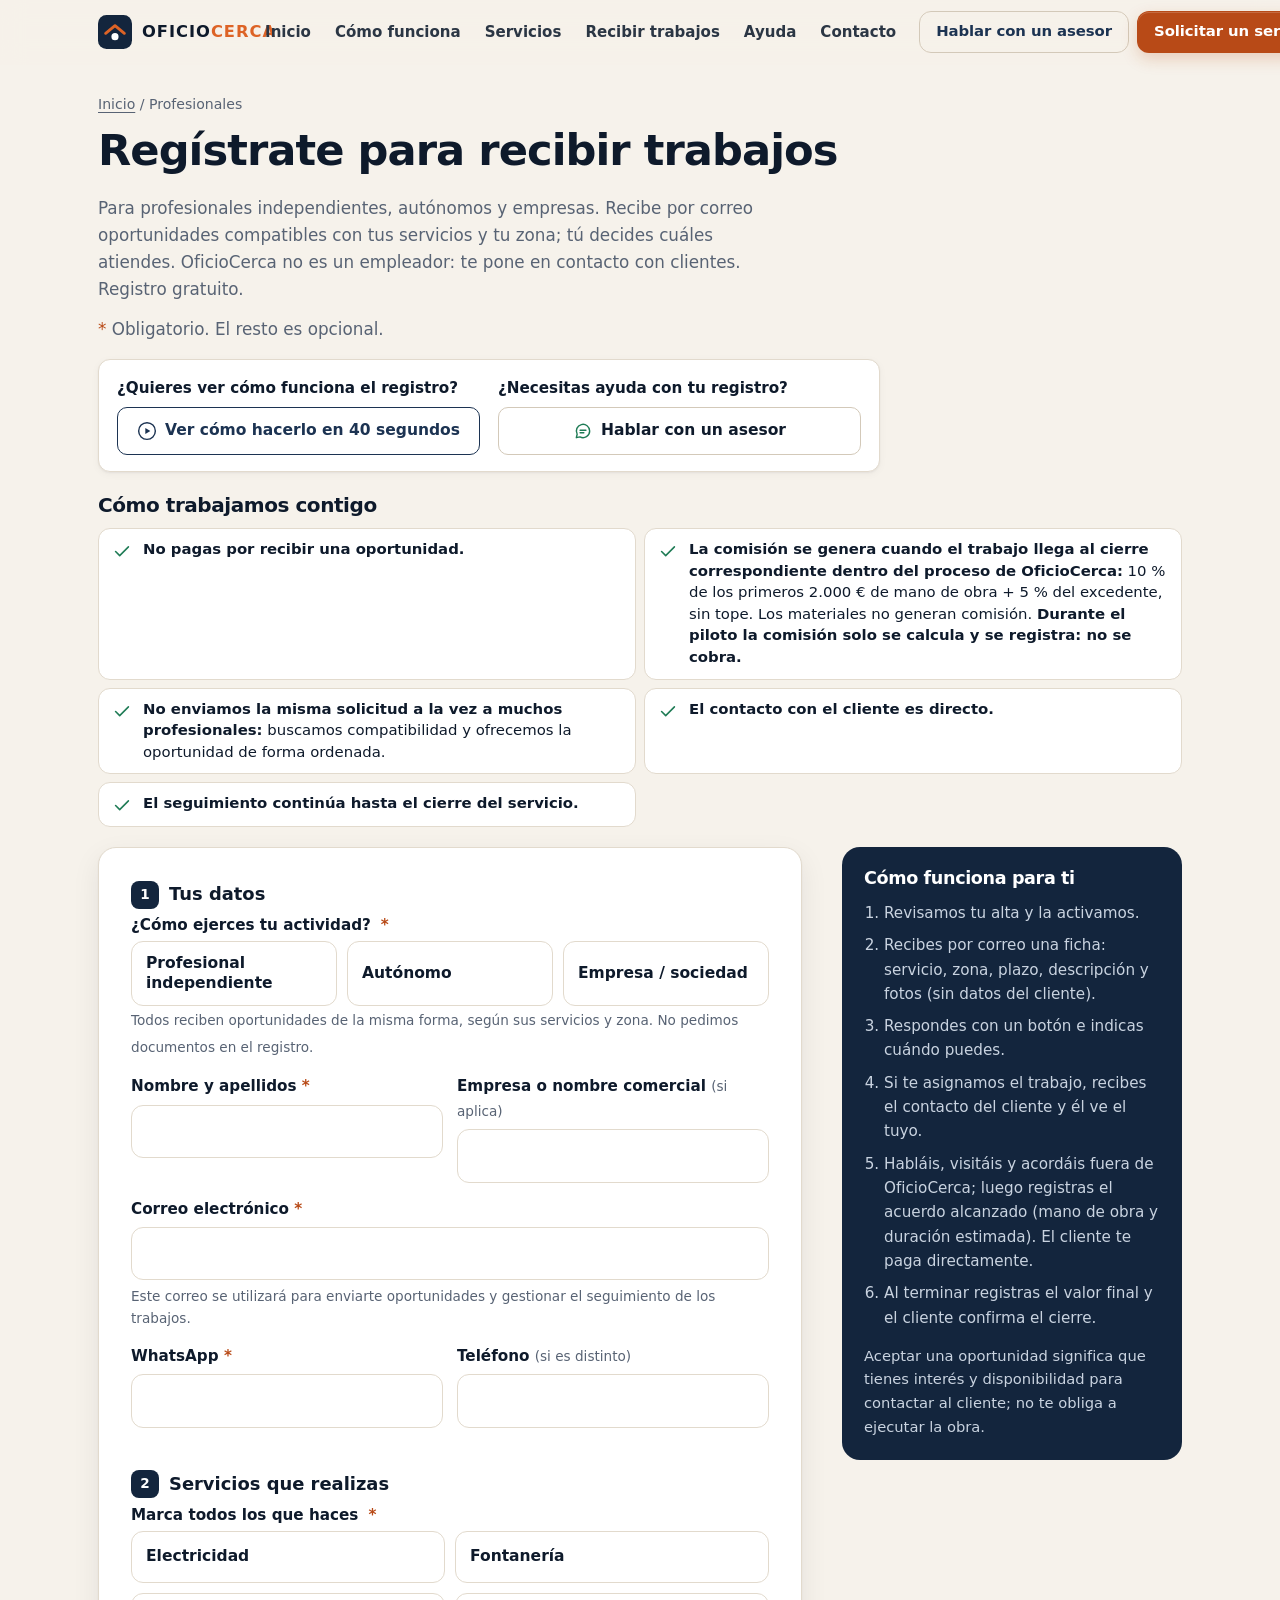
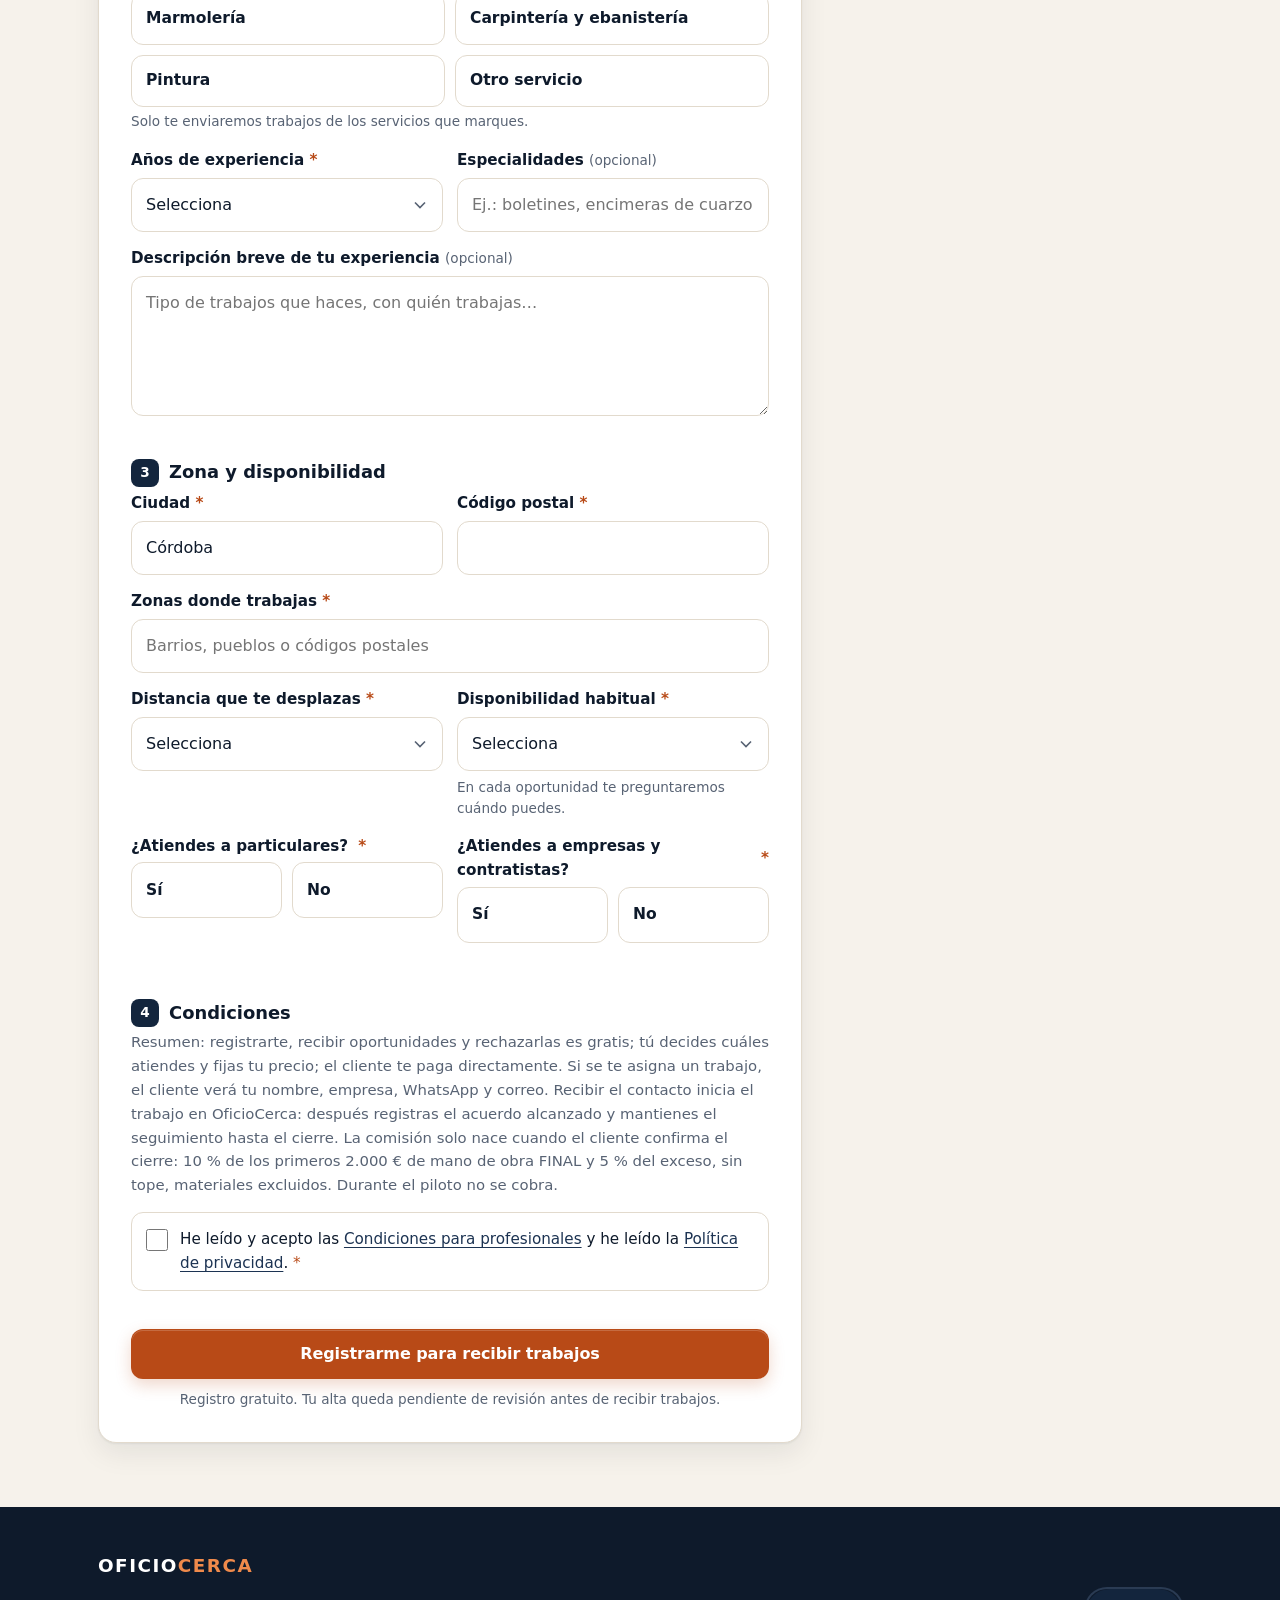
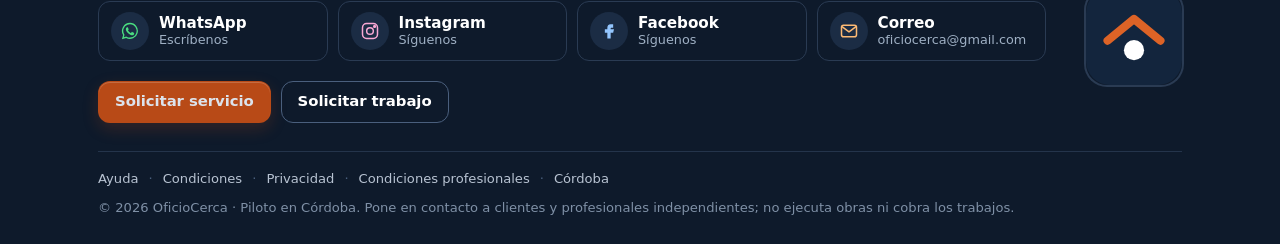
<file: profesionales/index.html>
<!doctype html>
<html lang="es">
<head>
<meta charset="utf-8">
<script>if(/\.github\.io$/.test(location.hostname)){location.replace("https://oficiocercaya.com"+location.pathname.replace(/^\/oficiocerca/,"")+location.search+location.hash)}</script>
<meta name="viewport" content="width=device-width, initial-scale=1">
<title>Profesionales: recibe trabajos de tu oficio · OficioCerca</title>
<meta name="description" content="Regístrate en OficioCerca y recibe por correo oportunidades compatibles con tus servicios y tu zona. Registro gratuito. Piloto en Córdoba.">
<link rel="canonical" href="https://oficiocercaya.com/profesionales/">

<meta name="theme-color" content="#13253D">
<meta property="og:type" content="website">
<meta property="og:locale" content="es_ES">
<meta property="og:site_name" content="OficioCerca">
<meta property="og:title" content="Profesionales: recibe trabajos de tu oficio · OficioCerca">
<meta property="og:description" content="Regístrate en OficioCerca y recibe por correo oportunidades compatibles con tus servicios y tu zona. Registro gratuito. Piloto en Córdoba.">
<meta property="og:url" content="https://oficiocercaya.com/profesionales/">
<meta property="og:image" content="https://oficiocercaya.com/assets/img/og-image.png">
<meta property="og:image:width" content="1200">
<meta property="og:image:height" content="630">
<meta name="twitter:card" content="summary_large_image">
<link rel="icon" href="../favicon.svg" type="image/svg+xml">
<link rel="icon" href="../assets/img/favicon-32.png" sizes="32x32" type="image/png">
<link rel="apple-touch-icon" href="../assets/img/apple-touch-icon.png">
<link rel="stylesheet" href="../assets/css/styles.css?v=10">
<script>(function(d){try{if(window.matchMedia&&!matchMedia('(prefers-reduced-motion: reduce)').matches&&'IntersectionObserver' in window){d.classList.add('js-motion');setTimeout(function(){if(!window.__ocReveal){d.classList.remove('js-motion')}},2500)}}catch(e){}})(document.documentElement)</script>
<script type="application/ld+json">{"@context": "https://schema.org", "@type": "BreadcrumbList", "itemListElement": [{"@type": "ListItem", "position": 1, "name": "Inicio", "item": "https://oficiocercaya.com/"}, {"@type": "ListItem", "position": 2, "name": "Recibir trabajos", "item": "https://oficiocercaya.com/profesionales/"}]}</script>
</head>
<body>
<a class="skip" href="#main">Saltar al contenido</a>
<header class="hdr" id="top">
  <div class="wrap">
    <a class="brand" href="../" aria-label="OficioCerca, inicio"><svg class="brand-mark" viewBox="0 0 40 40" aria-hidden="true"><rect width="40" height="40" rx="10" fill="#13253D"/><path d="M9 21.5 20 12.5l11 9" stroke="#DD6326" stroke-width="3.4" fill="none" stroke-linecap="round" stroke-linejoin="round"/><circle cx="20" cy="25.5" r="4.2" fill="#fff"/></svg><span class="brand-name">OFICIO<b>CERCA</b></span></a>
    <nav class="nav" aria-label="Principal"><a href="../">Inicio</a><a href="../#como-funciona">Cómo funciona</a><a href="../#servicios">Servicios</a><a href="../profesionales/">Recibir trabajos</a><a href="../ayuda/">Ayuda</a><a href="../#contacto">Contacto</a></nav>
    <div class="hdr-ctas">
      <a class="btn btn-sm hdr-wa" data-wa-item hidden data-wa-msg="Hola, estoy visitando OficioCerca y necesito orientación antes de realizar una solicitud o registro." target="_blank" rel="noopener" aria-label="Hablar con un asesor (WhatsApp, se abre en una ventana nueva)">Hablar con un asesor</a>
      <a class="btn btn-primary btn-sm hdr-cta" href="../solicitar/">Solicitar un servicio</a>
    </div>
    <button class="menu-btn" type="button" aria-expanded="false" aria-controls="mnav" aria-label="Abrir menú">
      <svg viewBox="0 0 24 24" fill="none" stroke="currentColor" stroke-width="2" stroke-linecap="round" aria-hidden="true"><path d="M4 7h16M4 12h16M4 17h16"/></svg>
    </button>
  </div>
  <nav class="mobile-nav" id="mnav" aria-label="Menú móvil"><a href="../">Inicio</a><a href="../#como-funciona">Cómo funciona</a><a href="../#servicios">Servicios</a><a href="../profesionales/">Recibir trabajos</a><a href="../ayuda/">Ayuda</a><a href="../#contacto">Contacto</a><a class="btn btn-primary" href="../solicitar/">Solicitar un servicio</a><a class="btn btn-ghost mnav-wa" data-wa-item hidden data-wa-msg="Hola, estoy visitando OficioCerca y necesito orientación antes de realizar una solicitud o registro." target="_blank" rel="noopener" aria-label="Hablar con un asesor (WhatsApp, se abre en una ventana nueva)">Hablar con un asesor</a></nav>
</header>
<main id="main">
<section class="page-hero"><div class="wrap">
  <div class="crumbs"><a href="../">Inicio</a> / Profesionales</div>
  <h1>Regístrate para recibir trabajos</h1>
  <p>Para profesionales independientes, autónomos y empresas. Recibe por correo oportunidades compatibles con tus servicios y tu zona; tú decides cuáles atiendes. OficioCerca no es un empleador: te pone en contacto con clientes. Registro gratuito.</p>
  <p class="req-legend"><span class="req">*</span> Obligatorio. El resto es opcional.</p>
  <div class="ayuda" role="group" aria-label="Ayuda">
    <div class="ayuda-item">
      <p class="ayuda-q">¿Quieres ver cómo funciona el registro?</p>
      <button type="button" class="btn-ayuda" data-video-open="tut-registro" aria-haspopup="dialog"><svg class="ico" viewBox="0 0 24 24" aria-hidden="true"><circle cx="12" cy="12" r="10" fill="none" stroke="currentColor" stroke-width="1.7"/><path d="M10 8.5v7l6-3.5z" fill="currentColor"/></svg><span>Ver cómo hacerlo en 40 segundos</span></button>
    </div>
    <div class="ayuda-item" data-wa-item hidden>
      <p class="ayuda-q">¿Necesitas ayuda con tu registro?</p>
      <a class="btn-ayuda btn-ayuda-wa" data-wa-msg="Hola, quiero registrarme para recibir oportunidades de trabajo en OficioCerca y necesito ayuda con el proceso." target="_blank" rel="noopener" aria-label="Hablar con un asesor de OficioCerca por WhatsApp (se abre en una ventana nueva)"><svg class="ico" viewBox="0 0 24 24" fill="none" stroke="currentColor" stroke-width="1.7" stroke-linecap="round" stroke-linejoin="round" aria-hidden="true"><path d="M20 12a8 8 0 0 1-11.6 7.1L4 20l1-4.1A8 8 0 1 1 20 12z"/><path d="M8.5 11h7M8.5 14h4.5"/></svg><span>Hablar con un asesor</span></a>
    </div>
  </div>
</div></section>
<section class="wrap pro-ventajas" aria-labelledby="h-ventajas">
  <h2 id="h-ventajas">Cómo trabajamos contigo</h2>
  <ul>
    <li><svg class="ico" viewBox="0 0 24 24" fill="none" stroke="currentColor" stroke-width="1.7" stroke-linecap="round" stroke-linejoin="round" aria-hidden="true"><path d="m5 12.5 4.5 4.5L19 7.5"/></svg><span><b>No pagas por recibir una oportunidad.</b></span></li>
    <li><svg class="ico" viewBox="0 0 24 24" fill="none" stroke="currentColor" stroke-width="1.7" stroke-linecap="round" stroke-linejoin="round" aria-hidden="true"><path d="m5 12.5 4.5 4.5L19 7.5"/></svg><span><b>La comisión se genera cuando el trabajo llega al cierre correspondiente dentro del proceso de OficioCerca:</b> 10 % de los primeros 2.000 € de mano de obra + 5 % del excedente, sin tope. Los materiales no generan comisión. <b>Durante el piloto la comisión solo se calcula y se registra: no se cobra.</b></span></li>
    <li><svg class="ico" viewBox="0 0 24 24" fill="none" stroke="currentColor" stroke-width="1.7" stroke-linecap="round" stroke-linejoin="round" aria-hidden="true"><path d="m5 12.5 4.5 4.5L19 7.5"/></svg><span><b>No enviamos la misma solicitud a la vez a muchos profesionales:</b> buscamos compatibilidad y ofrecemos la oportunidad de forma ordenada.</span></li>
    <li><svg class="ico" viewBox="0 0 24 24" fill="none" stroke="currentColor" stroke-width="1.7" stroke-linecap="round" stroke-linejoin="round" aria-hidden="true"><path d="m5 12.5 4.5 4.5L19 7.5"/></svg><span><b>El contacto con el cliente es directo.</b></span></li>
    <li><svg class="ico" viewBox="0 0 24 24" fill="none" stroke="currentColor" stroke-width="1.7" stroke-linecap="round" stroke-linejoin="round" aria-hidden="true"><path d="m5 12.5 4.5 4.5L19 7.5"/></svg><span><b>El seguimiento continúa hasta el cierre del servicio.</b></span></li>
  </ul>
</section>
<div class="wrap form-layout">
  <div class="form-card">
    <form id="form-profesional" data-oc-form="profesional" novalidate>
      <div class="hp" aria-hidden="true"><label>No rellenar <input type="text" name="web" tabindex="-1" autocomplete="off"></label></div>
      <input type="hidden" name="condVersion" value="PRO-COND-2026-10-V4">
      <fieldset>
        <legend><span class="n">1</span>Tus datos</legend>
        <fieldset class="choice-group" data-required-group="formaEjercicio">
          <legend class="label">¿Cómo ejerces tu actividad? <span class="req">*</span></legend>
          <div class="choices c3">
            <label class="choice"><input type="radio" name="formaEjercicio" value="Profesional independiente" required><span>Profesional independiente</span></label>
            <label class="choice"><input type="radio" name="formaEjercicio" value="Autónomo"><span>Autónomo</span></label>
            <label class="choice"><input type="radio" name="formaEjercicio" value="Empresa / sociedad"><span>Empresa / sociedad</span></label>
          </div>
          <span class="hint">Todos reciben oportunidades de la misma forma, según sus servicios y zona. No pedimos documentos en el registro.</span>
          <span class="err-msg">Elige una opción.</span>
        </fieldset>
        <div class="grid2">
          <div class="field"><label for="p-nombre">Nombre y apellidos <span class="req">*</span></label><input id="p-nombre" name="nombre" type="text" autocomplete="name" required maxlength="120"><span class="err-msg">Escribe tu nombre.</span></div>
          <div class="field"><label for="p-empresa">Empresa o nombre comercial <span class="opt">(si aplica)</span></label><input id="p-empresa" name="empresa" type="text" autocomplete="organization" maxlength="120"></div>
        </div>
        <div class="field"><label for="p-email">Correo electrónico <span class="req">*</span></label><input id="p-email" name="email" type="email" autocomplete="email" maxlength="160" required><span class="hint">Este correo se utilizará para enviarte oportunidades y gestionar el seguimiento de los trabajos.</span><span class="err-msg">Escribe un correo válido.</span></div>
        <div class="grid2">
          <div class="field"><label for="p-wa">WhatsApp <span class="req">*</span></label><input id="p-wa" name="whatsapp" type="tel" inputmode="tel" autocomplete="tel" required data-phone><span class="err-msg">Revisa el número.</span></div>
          <div class="field"><label for="p-tel">Teléfono <span class="opt">(si es distinto)</span></label><input id="p-tel" name="telefono" type="tel" inputmode="tel" data-phone-optional><span class="err-msg">Revisa el número.</span></div>
        </div>
      </fieldset>
      <fieldset>
        <legend><span class="n">2</span>Servicios que realizas</legend>
        <fieldset class="choice-group" data-required-group="servicios">
          <legend class="label">Marca todos los que haces <span class="req">*</span></legend>
          <div class="choices c2 servs"><label class="choice"><input type="checkbox" name="servicios" value="electricidad" required><span>Electricidad</span></label><label class="choice"><input type="checkbox" name="servicios" value="fontaneria"><span>Fontanería</span></label><label class="choice"><input type="checkbox" name="servicios" value="marmoleria"><span>Marmolería</span></label><label class="choice"><input type="checkbox" name="servicios" value="carpinteria"><span>Carpintería y ebanistería</span></label><label class="choice"><input type="checkbox" name="servicios" value="pintura"><span>Pintura</span></label><label class="choice"><input type="checkbox" name="servicios" value="otro"><span>Otro servicio</span></label></div>
          <span class="hint">Solo te enviaremos trabajos de los servicios que marques.</span>
          <span class="err-msg">Marca al menos un servicio.</span>
        </fieldset>
        <div class="field" data-show-if-has="servicios=otro"><label for="p-otro">¿Qué otro servicio haces? <span class="req">*</span></label><input id="p-otro" name="servicioOtro" type="text" maxlength="120" data-required-if-has="servicios=otro"><span class="err-msg">Indica el servicio.</span></div>
        <div class="grid2">
          <div class="field"><label for="p-exp">Años de experiencia <span class="req">*</span></label><select id="p-exp" name="experiencia" required><option value="">Selecciona</option><option>Menos de 2 años</option><option>2 a 5 años</option><option>6 a 10 años</option><option>Más de 10 años</option></select><span class="err-msg">Elige una opción.</span></div>
          <div class="field"><label for="p-esp">Especialidades <span class="opt">(opcional)</span></label><input id="p-esp" name="especialidades" type="text" maxlength="300" placeholder="Ej.: boletines, encimeras de cuarzo…"></div>
        </div>
        <div class="field"><label for="p-desc">Descripción breve de tu experiencia <span class="opt">(opcional)</span></label><textarea id="p-desc" name="descripcion" maxlength="1500" placeholder="Tipo de trabajos que haces, con quién trabajas…"></textarea></div>
      </fieldset>
      <fieldset>
        <legend><span class="n">3</span>Zona y disponibilidad</legend>
        <div class="grid2">
          <div class="field"><label for="p-ciudad">Ciudad <span class="req">*</span></label><input id="p-ciudad" name="ciudad" type="text" required maxlength="80" value="Córdoba"><span class="err-msg">Indica tu ciudad.</span></div>
          <div class="field"><label for="p-cp">Código postal <span class="req">*</span></label><input id="p-cp" name="codigoPostal" type="text" inputmode="numeric" required maxlength="5" pattern="[0-9]{5}"><span class="err-msg">5 cifras.</span></div>
        </div>
        <div class="field"><label for="p-zonas">Zonas donde trabajas <span class="req">*</span></label><input id="p-zonas" name="zonas" type="text" required maxlength="300" placeholder="Barrios, pueblos o códigos postales"><span class="err-msg">Indica al menos una zona.</span></div>
        <div class="grid2">
          <div class="field"><label for="p-dist">Distancia que te desplazas <span class="req">*</span></label><select id="p-dist" name="distancia" required><option value="">Selecciona</option><option>Solo mi barrio o pueblo</option><option>Hasta 10 km</option><option>Hasta 25 km</option><option>Hasta 50 km</option><option>Toda la provincia</option></select><span class="err-msg">Elige una opción.</span></div>
          <div class="field"><label for="p-disp">Disponibilidad habitual <span class="req">*</span></label><select id="p-disp" name="disponibilidad" required><option value="">Selecciona</option><option>Esta semana</option><option>En 1-2 semanas</option><option>Solo trabajos puntuales</option><option>Agenda completa, pero me interesa</option></select><span class="hint">En cada oportunidad te preguntaremos cuándo puedes.</span><span class="err-msg">Elige una opción.</span></div>
        </div>
        <div class="grid2">
          <fieldset class="choice-group" data-required-group="conParticulares"><legend class="label">¿Atiendes a particulares? <span class="req">*</span></legend><div class="choices c2"><label class="choice"><input type="radio" name="conParticulares" value="Sí" required><span>Sí</span></label><label class="choice"><input type="radio" name="conParticulares" value="No"><span>No</span></label></div><span class="err-msg">Elige una opción.</span></fieldset>
          <fieldset class="choice-group" data-required-group="conEmpresas"><legend class="label">¿Atiendes a empresas y contratistas? <span class="req">*</span></legend><div class="choices c2"><label class="choice"><input type="radio" name="conEmpresas" value="Sí" required><span>Sí</span></label><label class="choice"><input type="radio" name="conEmpresas" value="No"><span>No</span></label></div><span class="err-msg">Elige una opción.</span></fieldset>
        </div>
      </fieldset>
      <fieldset>
        <legend><span class="n">4</span>Condiciones</legend>
        <p class="fs-help">Resumen: registrarte, recibir oportunidades y rechazarlas es gratis; tú decides cuáles atiendes y fijas tu precio; el cliente te paga directamente. Si se te asigna un trabajo, el cliente verá tu nombre, empresa, WhatsApp y correo. Recibir el contacto inicia el trabajo en OficioCerca: después registras el acuerdo alcanzado y mantienes el seguimiento hasta el cierre. La comisión solo nace cuando el cliente confirma el cierre: 10 % de los primeros 2.000 € de mano de obra FINAL y 5 % del exceso, sin tope, materiales excluidos. Durante el piloto no se cobra.</p>
        <div class="consent" data-consent>
  <input type="checkbox" id="p-consentCondiciones" name="consentCondiciones" value="si" required>
  <label for="p-consentCondiciones">He leído y acepto las <a href="../condiciones-profesionales/" target="_blank" rel="noopener">Condiciones para profesionales</a> y he leído la <a href="../privacidad/" target="_blank" rel="noopener">Política de privacidad</a>. <span class="req">*</span></label>
  <span class="err-msg">Necesitamos esta autorización para continuar.</span>
</div>
      </fieldset>
      <div class="submit-row">
        <button class="btn btn-primary btn-block" type="submit"><span class="spinner" aria-hidden="true"></span><span data-btn-label>Registrarme para recibir trabajos</span></button>
        <span class="hint">Registro gratuito. Tu alta queda pendiente de revisión antes de recibir trabajos.</span>
      </div>
      <div class="form-status" role="alert" data-status></div>
    </form>
    <div class="success" data-success tabindex="-1">
      <div class="badge"><svg class="ico" viewBox="0 0 24 24" fill="none" stroke="currentColor" stroke-width="1.7" stroke-linecap="round" stroke-linejoin="round" aria-hidden="true"><path d="m5 12.5 4.5 4.5L19 7.5"/></svg></div>
      <h2>Registro recibido</h2>
      <p class="success-lead">Revisaremos tu alta y te avisaremos por correo cuando esté activa.</p>
      <div class="ticket"><small>Tu código de profesional</small><strong data-code>—</strong></div>
      <p class="success-seg"><svg viewBox="0 0 24 24" fill="none" stroke="currentColor" stroke-width="1.8" stroke-linecap="round" stroke-linejoin="round" aria-hidden="true"><rect x="3" y="5" width="18" height="14" rx="2.5"/><path d="m4 7 8 6 8-6"/></svg><span>Las oportunidades te llegarán por correo con un botón para responder. Revisa también Spam o Promociones.</span></p>
      <figure class="video-slot" data-video-slot="despues_registro" hidden><figcaption>¿Qué pasa después de registrarte?</figcaption><div class="video-slot-media"></div></figure>
      <a class="btn btn-ghost" href="../">Volver al inicio</a>
    </div>
  </div>
  <aside class="aside-sticky">
    <div class="aside-card">
      <h2>Cómo funciona para ti</h2>
      <ol><li>Revisamos tu alta y la activamos.</li><li>Recibes por correo una ficha: servicio, zona, plazo, descripción y fotos (sin datos del cliente).</li><li>Respondes con un botón e indicas cuándo puedes.</li><li>Si te asignamos el trabajo, recibes el contacto del cliente y él ve el tuyo.</li><li>Habláis, visitáis y acordáis fuera de OficioCerca; luego registras el acuerdo alcanzado (mano de obra y duración estimada). El cliente te paga directamente.</li><li>Al terminar registras el valor final y el cliente confirma el cierre.</li></ol>
      <p>Aceptar una oportunidad significa que tienes interés y disponibilidad para contactar al cliente; no te obliga a ejecutar la obra.</p>
    </div>
  </aside>
</div>
<dialog class="vmodal" id="tut-registro" aria-labelledby="tut-registro-t">
  <div class="vmodal-box">
    <div class="vmodal-top"><h2 id="tut-registro-t">Cómo registrarte para recibir trabajos en OficioCerca</h2><button type="button" class="vmodal-x" data-video-close aria-label="Cerrar el vídeo">&times;</button></div>
    <div class="vmodal-media"><video controls playsinline preload="none" data-poster="../assets/video/como-registrarse-oficiocerca.webp" data-src="../assets/video/como-registrarse-oficiocerca.mp4" aria-label="Cómo registrarte para recibir trabajos en OficioCerca (vídeo sin voz, con textos en pantalla)">
      <track kind="captions" srclang="es" label="Español" data-src="../assets/video/como-registrarse-oficiocerca.vtt">
    </video></div>
    <p class="vmodal-note">Vídeo sin voz: las instrucciones aparecen escritas en pantalla.</p>
    <button type="button" class="btn btn-ghost vmodal-close" data-video-close>Cerrar y volver</button>
  </div>
</dialog>
</main>
<footer class="ftr" id="contacto">
  <div class="wrap">
    <div class="ftr-main">
      <div class="ftr-left">
        <p class="ftr-title">OFICIO<b>CERCA</b></p>
        <div class="ftr-social">
          <a class="soc soc-wa" data-wa-item hidden data-wa-msg="Hola, estoy revisando la sección de contacto de OficioCerca y necesito ayuda." target="_blank" rel="noopener" aria-label="WhatsApp de OficioCerca: escríbenos (WhatsApp, se abre en una ventana nueva)"><span class="soc-ico"><svg viewBox="0 0 24 24" aria-hidden="true"><path fill="currentColor" d="M12 2.2A9.7 9.7 0 0 0 3.7 16.9L2.3 21.8l5-1.3A9.7 9.7 0 1 0 12 2.2Zm0 17.7a8 8 0 0 1-4.1-1.1l-.3-.2-3 .8.8-2.9-.2-.3A8 8 0 1 1 12 19.9Zm4.4-6c-.2-.1-1.4-.7-1.7-.8-.2-.1-.4-.1-.5.1l-.8 1c-.1.2-.3.2-.5.1a6.5 6.5 0 0 1-3.2-2.8c-.2-.4.2-.4.7-1.3.1-.2 0-.3 0-.4l-.8-1.8c-.2-.5-.4-.4-.5-.4h-.5a.9.9 0 0 0-.7.3 2.8 2.8 0 0 0-.9 2.1c0 1.2.9 2.4 1 2.6.1.2 1.8 2.7 4.3 3.8 1.6.7 2.2.7 3 .6.5-.1 1.4-.6 1.6-1.2.2-.6.2-1.1.1-1.2l-.5-.2Z"/></svg></span><span class="soc-txt"><b>WhatsApp</b><small>Escríbenos</small></span></a>
          <a class="soc soc-ig" href="https://www.instagram.com/oficiocerca/" target="_blank" rel="noopener" aria-label="Instagram de OficioCerca, @oficiocerca (se abre en una ventana nueva)"><span class="soc-ico"><svg viewBox="0 0 24 24" fill="none" stroke="currentColor" stroke-width="1.8" aria-hidden="true"><rect x="3" y="3" width="18" height="18" rx="5"/><circle cx="12" cy="12" r="4"/><circle cx="17.5" cy="6.5" r="1" fill="currentColor"/></svg></span><span class="soc-txt"><b>Instagram</b><small>Síguenos</small></span></a>
          <a class="soc soc-fb" href="https://www.facebook.com/oficiocerca" target="_blank" rel="noopener" aria-label="Facebook de OficioCerca (se abre en una ventana nueva)"><span class="soc-ico"><svg viewBox="0 0 24 24" aria-hidden="true"><path fill="currentColor" d="M14 8h3V4h-3c-2.8 0-4 1.8-4 4.3V10H7v4h3v7h4v-7h3l1-4h-4V8.6c0-.4.3-.6.6-.6z"/></svg></span><span class="soc-txt"><b>Facebook</b><small>Síguenos</small></span></a>
          <a class="soc soc-mail" href="mailto:oficiocerca@gmail.com" aria-label="Escribir un correo a oficiocerca@gmail.com"><span class="soc-ico"><svg viewBox="0 0 24 24" fill="none" stroke="currentColor" stroke-width="1.8" stroke-linecap="round" stroke-linejoin="round" aria-hidden="true"><rect x="3" y="5" width="18" height="14" rx="2.5"/><path d="m4 7 8 6 8-6"/></svg></span><span class="soc-txt"><b>Correo</b><small>oficiocerca@gmail.com</small></span></a>
        </div>
        <div class="ftr-ctas">
          <a class="btn btn-primary btn-sm" href="../solicitar/">Solicitar servicio</a>
          <a class="btn btn-sm ftr-btn2" href="../profesionales/">Solicitar trabajo</a>
        </div>
      </div>
      <a class="ftr-logo" href="../" aria-label="OficioCerca, inicio"><svg class="brand-mark" viewBox="0 0 40 40" aria-hidden="true"><rect width="40" height="40" rx="10" fill="#13253D"/><path d="M9 21.5 20 12.5l11 9" stroke="#DD6326" stroke-width="3.4" fill="none" stroke-linecap="round" stroke-linejoin="round"/><circle cx="20" cy="25.5" r="4.2" fill="#fff"/></svg></a>
    </div>
    <div class="ftr-bottom">
      <nav class="ftr-legal" aria-label="Información legal y ayuda"><a href="../ayuda/">Ayuda</a><span aria-hidden="true">·</span><a href="../condiciones/">Condiciones</a><span aria-hidden="true">·</span><a href="../privacidad/">Privacidad</a><span aria-hidden="true">·</span><a href="../condiciones-profesionales/">Condiciones profesionales</a><span aria-hidden="true">·</span><a href="../cordoba/">Córdoba</a></nav>
      <span class="ftr-copy">© <span data-year>2026</span> OficioCerca · Piloto en Córdoba. Pone en contacto a clientes y profesionales independientes; no ejecuta obras ni cobra los trabajos.</span>
    </div>
  </div>
</footer>
<script src="../assets/js/config.js?v=10"></script>
<script src="../assets/js/icons.js?v=10"></script>
<script src="../assets/js/main.js?v=10" defer></script>
<script src="../assets/js/forms.js?v=10" defer></script>
</body>
</html>
</file>
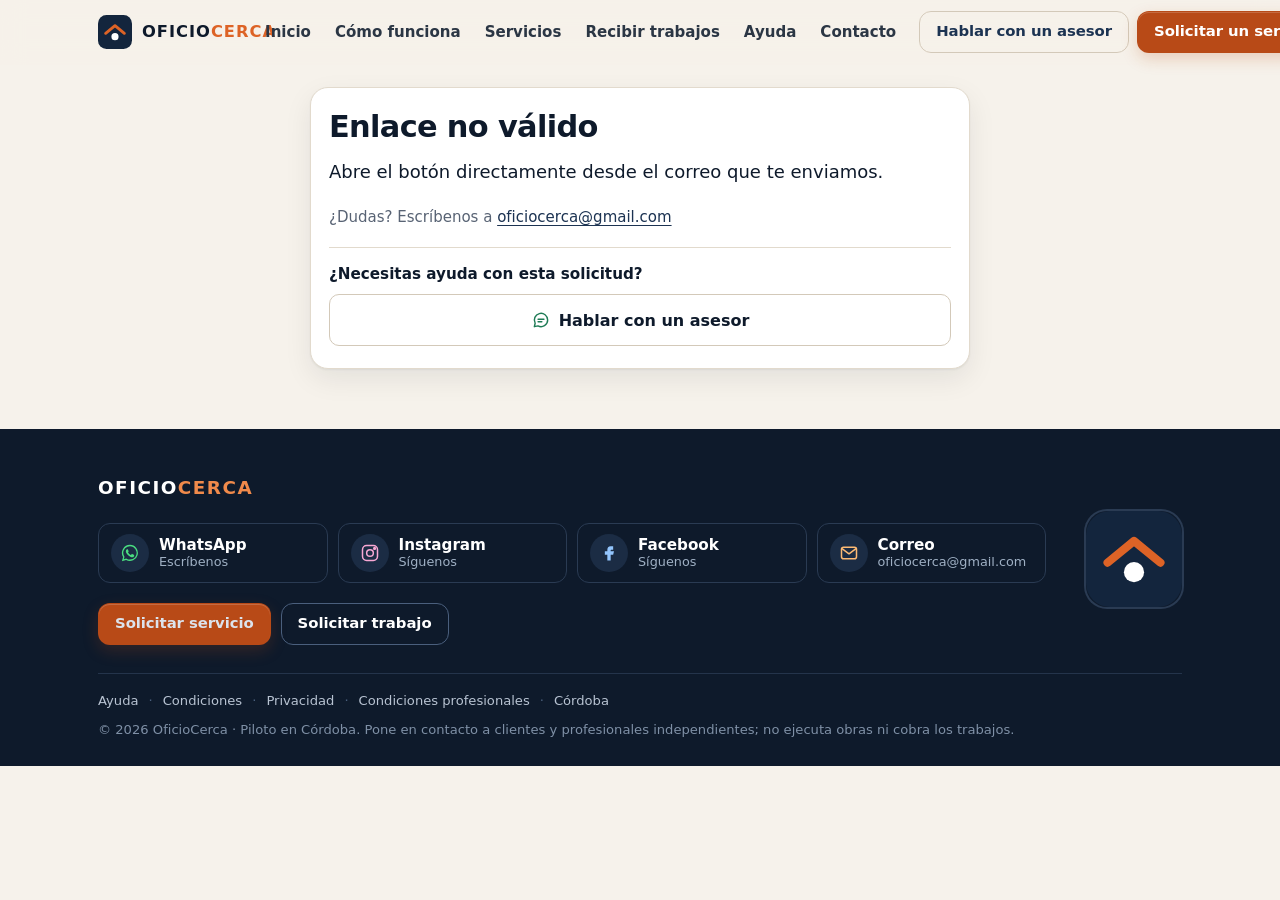
<file: seguimiento/index.html>
<!doctype html>
<html lang="es">
<head>
<meta charset="utf-8">
<script>if(/\.github\.io$/.test(location.hostname)){location.replace("https://oficiocercaya.com"+location.pathname.replace(/^\/oficiocerca/,"")+location.search+location.hash)}</script>
<meta name="viewport" content="width=device-width, initial-scale=1">
<title>Seguimiento de tu solicitud · OficioCerca</title>
<meta name="description" content="Página privada de OficioCerca.">
<link rel="canonical" href="https://oficiocercaya.com/seguimiento/">
<meta name="referrer" content="no-referrer">
<meta name="robots" content="noindex,follow">
<meta name="theme-color" content="#13253D">
<meta property="og:type" content="website">
<meta property="og:locale" content="es_ES">
<meta property="og:site_name" content="OficioCerca">
<meta property="og:title" content="Seguimiento de tu solicitud · OficioCerca">
<meta property="og:description" content="Página privada de OficioCerca.">
<meta property="og:url" content="https://oficiocercaya.com/seguimiento/">
<meta property="og:image" content="https://oficiocercaya.com/assets/img/og-image.png">
<meta property="og:image:width" content="1200">
<meta property="og:image:height" content="630">
<meta name="twitter:card" content="summary_large_image">
<link rel="icon" href="../favicon.svg" type="image/svg+xml">
<link rel="icon" href="../assets/img/favicon-32.png" sizes="32x32" type="image/png">
<link rel="apple-touch-icon" href="../assets/img/apple-touch-icon.png">
<link rel="stylesheet" href="../assets/css/styles.css?v=10">
<script>(function(d){try{if(window.matchMedia&&!matchMedia('(prefers-reduced-motion: reduce)').matches&&'IntersectionObserver' in window){d.classList.add('js-motion');setTimeout(function(){if(!window.__ocReveal){d.classList.remove('js-motion')}},2500)}}catch(e){}})(document.documentElement)</script>

</head>
<body>
<a class="skip" href="#main">Saltar al contenido</a>
<header class="hdr" id="top">
  <div class="wrap">
    <a class="brand" href="../" aria-label="OficioCerca, inicio"><svg class="brand-mark" viewBox="0 0 40 40" aria-hidden="true"><rect width="40" height="40" rx="10" fill="#13253D"/><path d="M9 21.5 20 12.5l11 9" stroke="#DD6326" stroke-width="3.4" fill="none" stroke-linecap="round" stroke-linejoin="round"/><circle cx="20" cy="25.5" r="4.2" fill="#fff"/></svg><span class="brand-name">OFICIO<b>CERCA</b></span></a>
    <nav class="nav" aria-label="Principal"><a href="../">Inicio</a><a href="../#como-funciona">Cómo funciona</a><a href="../#servicios">Servicios</a><a href="../profesionales/">Recibir trabajos</a><a href="../ayuda/">Ayuda</a><a href="../#contacto">Contacto</a></nav>
    <div class="hdr-ctas">
      <a class="btn btn-sm hdr-wa" data-wa-item hidden data-wa-msg="Hola, estoy visitando OficioCerca y necesito orientación antes de realizar una solicitud o registro." target="_blank" rel="noopener" aria-label="Hablar con un asesor (WhatsApp, se abre en una ventana nueva)">Hablar con un asesor</a>
      <a class="btn btn-primary btn-sm hdr-cta" href="../solicitar/">Solicitar un servicio</a>
    </div>
    <button class="menu-btn" type="button" aria-expanded="false" aria-controls="mnav" aria-label="Abrir menú">
      <svg viewBox="0 0 24 24" fill="none" stroke="currentColor" stroke-width="2" stroke-linecap="round" aria-hidden="true"><path d="M4 7h16M4 12h16M4 17h16"/></svg>
    </button>
  </div>
  <nav class="mobile-nav" id="mnav" aria-label="Menú móvil"><a href="../">Inicio</a><a href="../#como-funciona">Cómo funciona</a><a href="../#servicios">Servicios</a><a href="../profesionales/">Recibir trabajos</a><a href="../ayuda/">Ayuda</a><a href="../#contacto">Contacto</a><a class="btn btn-primary" href="../solicitar/">Solicitar un servicio</a><a class="btn btn-ghost mnav-wa" data-wa-item hidden data-wa-msg="Hola, estoy visitando OficioCerca y necesito orientación antes de realizar una solicitud o registro." target="_blank" rel="noopener" aria-label="Hablar con un asesor (WhatsApp, se abre en una ventana nueva)">Hablar con un asesor</a></nav>
</header>
<main id="main"><div class="wrap"><section id="gestion" class="g-box" aria-live="polite">
<p id="msg" role="status"></p><h1 id="g-titulo">Cargando…</h1><div id="g-zona"><p class="nota g-cargando">Cargando seguimiento…</p></div>
<p class="nota">¿Dudas? Escríbenos a <a href="mailto:oficiocerca@gmail.com">oficiocerca@gmail.com</a></p>
<div class="ayuda-seg" id="ayuda-seg" hidden><p class="ayuda-q">¿Necesitas ayuda con esta solicitud?</p><a class="btn-ayuda btn-ayuda-wa" id="wa-seg" data-wa-msg="Hola, necesito ayuda con una solicitud de OficioCerca." target="_blank" rel="noopener" aria-label="Hablar con un asesor de OficioCerca por WhatsApp (se abre en una ventana nueva)"><svg class="ico" viewBox="0 0 24 24" fill="none" stroke="currentColor" stroke-width="1.7" stroke-linecap="round" stroke-linejoin="round" aria-hidden="true"><path d="M20 12a8 8 0 0 1-11.6 7.1L4 20l1-4.1A8 8 0 1 1 20 12z"/><path d="M8.5 11h7M8.5 14h4.5"/></svg><span>Hablar con un asesor</span></a></div>
</section></div></main>
<footer class="ftr" id="contacto">
  <div class="wrap">
    <div class="ftr-main">
      <div class="ftr-left">
        <p class="ftr-title">OFICIO<b>CERCA</b></p>
        <div class="ftr-social">
          <a class="soc soc-wa" data-wa-item hidden data-wa-msg="Hola, estoy revisando la sección de contacto de OficioCerca y necesito ayuda." target="_blank" rel="noopener" aria-label="WhatsApp de OficioCerca: escríbenos (WhatsApp, se abre en una ventana nueva)"><span class="soc-ico"><svg viewBox="0 0 24 24" aria-hidden="true"><path fill="currentColor" d="M12 2.2A9.7 9.7 0 0 0 3.7 16.9L2.3 21.8l5-1.3A9.7 9.7 0 1 0 12 2.2Zm0 17.7a8 8 0 0 1-4.1-1.1l-.3-.2-3 .8.8-2.9-.2-.3A8 8 0 1 1 12 19.9Zm4.4-6c-.2-.1-1.4-.7-1.7-.8-.2-.1-.4-.1-.5.1l-.8 1c-.1.2-.3.2-.5.1a6.5 6.5 0 0 1-3.2-2.8c-.2-.4.2-.4.7-1.3.1-.2 0-.3 0-.4l-.8-1.8c-.2-.5-.4-.4-.5-.4h-.5a.9.9 0 0 0-.7.3 2.8 2.8 0 0 0-.9 2.1c0 1.2.9 2.4 1 2.6.1.2 1.8 2.7 4.3 3.8 1.6.7 2.2.7 3 .6.5-.1 1.4-.6 1.6-1.2.2-.6.2-1.1.1-1.2l-.5-.2Z"/></svg></span><span class="soc-txt"><b>WhatsApp</b><small>Escríbenos</small></span></a>
          <a class="soc soc-ig" href="https://www.instagram.com/oficiocerca/" target="_blank" rel="noopener" aria-label="Instagram de OficioCerca, @oficiocerca (se abre en una ventana nueva)"><span class="soc-ico"><svg viewBox="0 0 24 24" fill="none" stroke="currentColor" stroke-width="1.8" aria-hidden="true"><rect x="3" y="3" width="18" height="18" rx="5"/><circle cx="12" cy="12" r="4"/><circle cx="17.5" cy="6.5" r="1" fill="currentColor"/></svg></span><span class="soc-txt"><b>Instagram</b><small>Síguenos</small></span></a>
          <a class="soc soc-fb" href="https://www.facebook.com/oficiocerca" target="_blank" rel="noopener" aria-label="Facebook de OficioCerca (se abre en una ventana nueva)"><span class="soc-ico"><svg viewBox="0 0 24 24" aria-hidden="true"><path fill="currentColor" d="M14 8h3V4h-3c-2.8 0-4 1.8-4 4.3V10H7v4h3v7h4v-7h3l1-4h-4V8.6c0-.4.3-.6.6-.6z"/></svg></span><span class="soc-txt"><b>Facebook</b><small>Síguenos</small></span></a>
          <a class="soc soc-mail" href="mailto:oficiocerca@gmail.com" aria-label="Escribir un correo a oficiocerca@gmail.com"><span class="soc-ico"><svg viewBox="0 0 24 24" fill="none" stroke="currentColor" stroke-width="1.8" stroke-linecap="round" stroke-linejoin="round" aria-hidden="true"><rect x="3" y="5" width="18" height="14" rx="2.5"/><path d="m4 7 8 6 8-6"/></svg></span><span class="soc-txt"><b>Correo</b><small>oficiocerca@gmail.com</small></span></a>
        </div>
        <div class="ftr-ctas">
          <a class="btn btn-primary btn-sm" href="../solicitar/">Solicitar servicio</a>
          <a class="btn btn-sm ftr-btn2" href="../profesionales/">Solicitar trabajo</a>
        </div>
      </div>
      <a class="ftr-logo" href="../" aria-label="OficioCerca, inicio"><svg class="brand-mark" viewBox="0 0 40 40" aria-hidden="true"><rect width="40" height="40" rx="10" fill="#13253D"/><path d="M9 21.5 20 12.5l11 9" stroke="#DD6326" stroke-width="3.4" fill="none" stroke-linecap="round" stroke-linejoin="round"/><circle cx="20" cy="25.5" r="4.2" fill="#fff"/></svg></a>
    </div>
    <div class="ftr-bottom">
      <nav class="ftr-legal" aria-label="Información legal y ayuda"><a href="../ayuda/">Ayuda</a><span aria-hidden="true">·</span><a href="../condiciones/">Condiciones</a><span aria-hidden="true">·</span><a href="../privacidad/">Privacidad</a><span aria-hidden="true">·</span><a href="../condiciones-profesionales/">Condiciones profesionales</a><span aria-hidden="true">·</span><a href="../cordoba/">Córdoba</a></nav>
      <span class="ftr-copy">© <span data-year>2026</span> OficioCerca · Piloto en Córdoba. Pone en contacto a clientes y profesionales independientes; no ejecuta obras ni cobra los trabajos.</span>
    </div>
  </div>
</footer>
<script src="../assets/js/config.js?v=10"></script>
<script src="../assets/js/icons.js?v=10"></script>
<script src="../assets/js/main.js?v=10" defer></script>
<script>
(function(){
  var cfg=window.OC_CONFIG||{}, T=(location.hash||'').replace(/^#/,''), RECARGAR=true, T0=(window.performance&&performance.now)?performance.now():0;
  var box=document.getElementById('g-zona'), tit=document.getElementById('g-titulo'), msg=document.getElementById('msg');
  var M=window.__ocMetricas={ui:Math.round(((window.performance&&performance.now)?performance.now():0)),llamadas:0};
  // Llamada al backend con tiempo máximo (no se queda colgada) y un reintento automático controlado si falla la red.
  function post(o,ms){M.llamadas++;var ctl=window.AbortController?new AbortController():null,tm=setTimeout(function(){if(ctl)ctl.abort();},ms||30000);
    return fetch(cfg.ENDPOINT,{method:'POST',headers:{'Content-Type':'text/plain;charset=utf-8'},body:JSON.stringify(o),redirect:'follow',signal:ctl?ctl.signal:undefined})
      .then(function(r){clearTimeout(tm);if(!r.ok)throw new Error('http '+r.status);return r.json();},function(e){clearTimeout(tm);throw e;});}
  var wa=document.getElementById('wa-seg'), WA=String(cfg.WHATSAPP_SUPPORT||'').replace(/\D/g,'');
  function ocActual(){return (tit.textContent.match(/\bOC-\d{4,6}\b/)||[])[0];}
  function ayudaWA(){ if(!/^\d{8,15}$/.test(WA))return;
    // Botones de soporte tras una incidencia: texto fijo con el código, sin token ni datos privados; el número no se muestra.
    box.querySelectorAll('[data-wa-soporte]').forEach(function(a){var oc=a.getAttribute('data-wa-soporte')||ocActual()||'';
      a.href='https://wa.me/'+WA+'?text='+encodeURIComponent('Hola, necesito ayuda con la solicitud '+oc+'. Ya registré una incidencia en OficioCerca.');a.hidden=false;});
    if(!wa)return; if(box.querySelector('[data-wa-soporte]')){document.getElementById('ayuda-seg').hidden=true;return;} var oc=ocActual();
    var m=oc?'Hola, necesito ayuda con mi solicitud '+oc+' de OficioCerca.':wa.getAttribute('data-wa-msg');
    wa.href='https://wa.me/'+WA+'?text='+encodeURIComponent(m); document.getElementById('ayuda-seg').hidden=false; }
  // Ayuda ANTES de cancelar/rechazar: WhatsApp oficial con código OC, rol, servicio, estado y motivo. Sin token, URL privada, correo ni teléfono.
  function waCancelar(){ if(!/^\d{8,15}$/.test(WA))return;
    box.querySelectorAll('.antes-cancelar').forEach(function(b){var sel=b.querySelector('[data-wa-motivo]');
      function msg(){var d=b.dataset, oc=d.oc||ocActual()||'', m=sel&&sel.value?' Motivo: '+sel.value+'.':'';
        var ini=d.rol==='Cliente'?'Hola, necesito ayuda antes de cancelar la solicitud '+oc+'. Soy cliente.':'Hola, necesito ayuda con la solicitud '+oc+' '+(d.contexto||'')+'. Soy profesional.';
        return ini+' Servicio: '+(d.servicio||'')+'. Estado actual: '+(d.estado||'')+'.'+m;}
      function pon(){var u='https://wa.me/'+WA+'?text='+encodeURIComponent(msg());b.querySelectorAll('a.wa-cancel').forEach(function(a){a.href=u;a.hidden=false;});}
      pon(); if(sel){sel.addEventListener('change',pon);sel.parentNode.hidden=false;}
      b.querySelectorAll('.wa-alt').forEach(function(x){x.hidden=true;});});}
  // Servicio cancelado: vista simple (solo presentación; el estado y los datos del servicio no cambian).
  function simplificarCancelado(){var p4=box.querySelector('.panel4'); if(!p4||!/est[áa] cancelad/i.test(p4.textContent))return;
    var pn=box.querySelector('#pn'), notas=box.querySelectorAll('p.nota'), ayudaP=null;
    for(var i=0;i<notas.length;i++){if(notas[i].querySelector('a[href*="/ayuda/"]'))ayudaP=notas[i];}
    var top=document.createElement('div'); top.className='cancel-box';
    top.innerHTML='<p class="cancel-estado">Servicio cancelado</p><p class="cancel-txt">Este servicio ha finalizado y no requiere ninguna otra acción.</p>'+
      '<button type="button" class="btn" id="cancel-otro">SOLICITAR OTRO SERVICIO</button><a class="btn sec" href="../">VOLVER AL INICIO</a>';
    var det=document.createElement('details'); det.className='cancel-det'; det.innerHTML='<summary>Ver detalles del servicio cancelado</summary>';
    Array.prototype.slice.call(box.children).forEach(function(k){
      if(k===pn||k===ayudaP)return;
      if(k.classList.contains('err')||(k.tagName==='H2'&&/Otras opciones/.test(k.textContent))||(k.tagName==='BUTTON'&&/ver\('pn'\)/.test(k.getAttribute('onclick')||''))){k.parentNode.removeChild(k);return;}
      det.appendChild(k);});
    box.insertBefore(top,box.firstChild); if(pn)box.insertBefore(pn,top.nextSibling); box.insertBefore(det,pn?pn.nextSibling:top.nextSibling);
    document.getElementById('cancel-otro').onclick=function(){if(pn&&window.ver){ver('pn');}else{location.href='../solicitar/';}};}
  function notaValoracion(){var st=box.querySelector('.stars'); if(!st||box.querySelector('.nota-val'))return; var n=document.createElement('p'); n.className='nota nota-val';
    n.textContent='Las valoraciones de OficioCerca solo pueden realizarse después de un servicio cerrado y confirmado en la plataforma.'; st.parentNode.insertBefore(n,st);}
  function pintar(r){tit.textContent=r.titulo||'OficioCerca';box.innerHTML=r.cuerpo||'';if(r.script){var s=document.createElement('script');s.text=r.script;document.body.appendChild(s);}simplificarCancelado();notaValoracion();ayudaWA();waCancelar();}
  function errorCarga(){tit.textContent='No se pudo cargar';
    box.innerHTML='<p>La conexión con OficioCerca está tardando más de lo normal o ha fallado. Tus datos no se han perdido.</p><button type="button" class="btn" id="g-reintentar">Reintentar</button>';
    document.getElementById('g-reintentar').onclick=function(){cargar(true);};}
  function cargar(manual){var t1=(window.performance&&performance.now)?performance.now():0;
    if(manual){tit.textContent='Cargando…';box.innerHTML='<p class="nota g-cargando">Cargando seguimiento…</p>';}
    var aviso=setTimeout(function(){var c=box.querySelector('.g-cargando');if(c)c.textContent='Está tardando más de lo normal. Seguimos intentándolo…';},8000);
    function intento(n){return post({tipo:'pagina',t:T},20000).catch(function(e){if(!n)return intento(1);throw e;});}
    return intento(0).then(function(r){clearTimeout(aviso);M.datos=Math.round(((window.performance&&performance.now)?performance.now():0)-t1);pintar(r);},function(){clearTimeout(aviso);errorCarga();});}
  window.ver=function(id){document.querySelectorAll('#gestion .panel').forEach(function(x){x.classList.add('hide')});var e=document.getElementById(id);if(e){e.classList.remove('hide');e.scrollIntoView({behavior:'smooth',block:'center'});}};
  window.val=function(id){var e=document.getElementById(id);return e?e.value:'';};
  window.enviar=function(p){var bs=box.querySelectorAll('button');bs.forEach(function(b){b.disabled=true});msg.className='';msg.textContent='Guardando…';
    post({tipo:'accion',t:T,p:p},45000).then(function(r){
      if(r&&r.ok&&r.url){msg.className='ok';msg.textContent=r.msg;var u=new URL(r.url,location.href);if(u.host===location.host&&u.pathname===location.pathname){location.hash=u.hash;location.reload();}else{location.href=r.url;}return;}
      if(r&&r.ok&&r.t&&/^[a-f0-9]{64}$/.test(r.t)){T=r.t;history.replaceState(null,'','#'+T);cargar(true).then(function(){tit.scrollIntoView({behavior:'smooth'});});return;}
      if(r&&r.ok){ if(r.pagina){pintar(r.pagina);msg.className='ok';msg.textContent=r.msg;tit.scrollIntoView({behavior:'smooth'});}
        else if(RECARGAR){cargar(false).then(function(){msg.className='ok';msg.textContent=r.msg;tit.scrollIntoView({behavior:'smooth'});});} else {box.innerHTML='';msg.className='ok';msg.textContent=r.msg;} }
      else{msg.className='err';msg.textContent=(r&&r.msg)||'No se pudo guardar.';bs.forEach(function(b){b.disabled=false});}})
    .catch(function(){msg.className='err';msg.textContent='No hemos podido confirmar que se guardó. Recarga la página para ver el estado actual antes de volver a pulsar.';bs.forEach(function(b){b.disabled=false});});};
  if(!/^[a-f0-9]{64}$/.test(T)||!cfg.ENDPOINT){tit.textContent='Enlace no válido';box.innerHTML='<p>Abre el botón directamente desde el correo que te enviamos.</p>';ayudaWA();return;}
  cargar(false);
})();
</script>
</body>
</html>
</file>
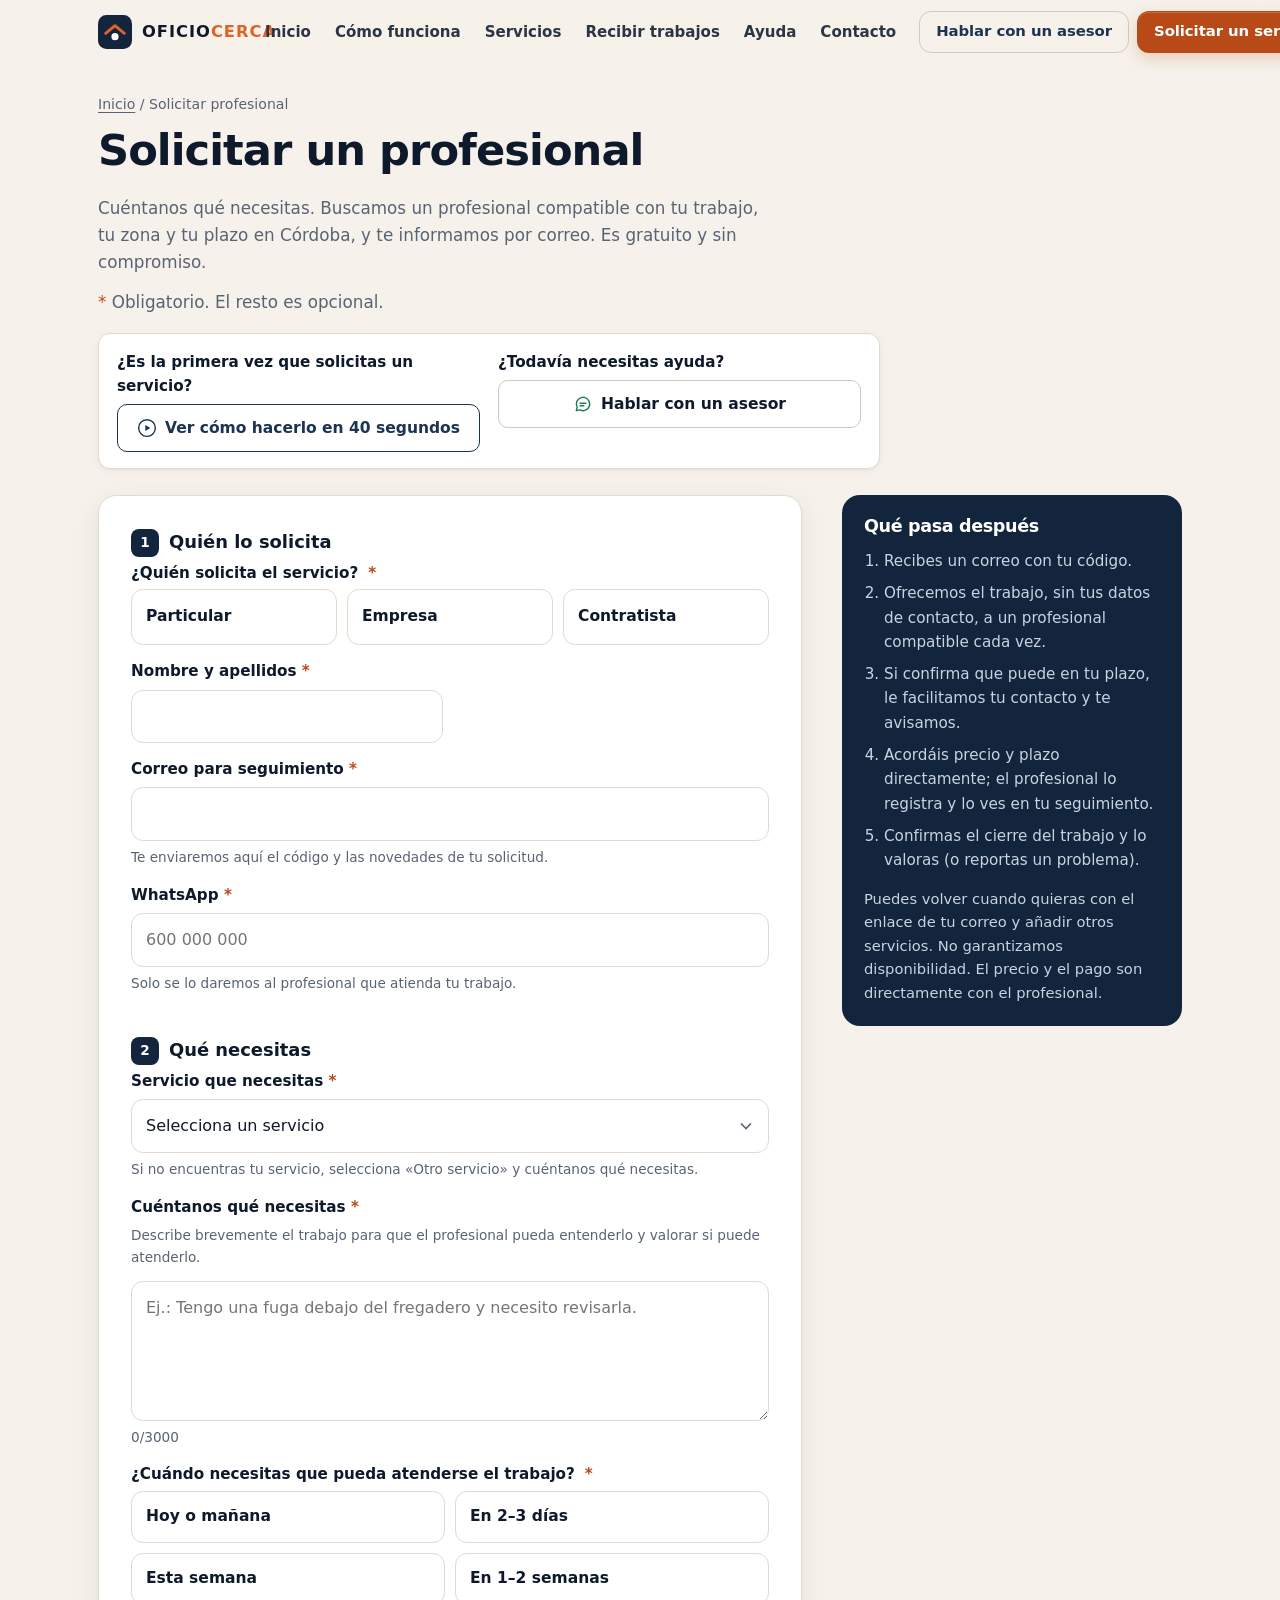
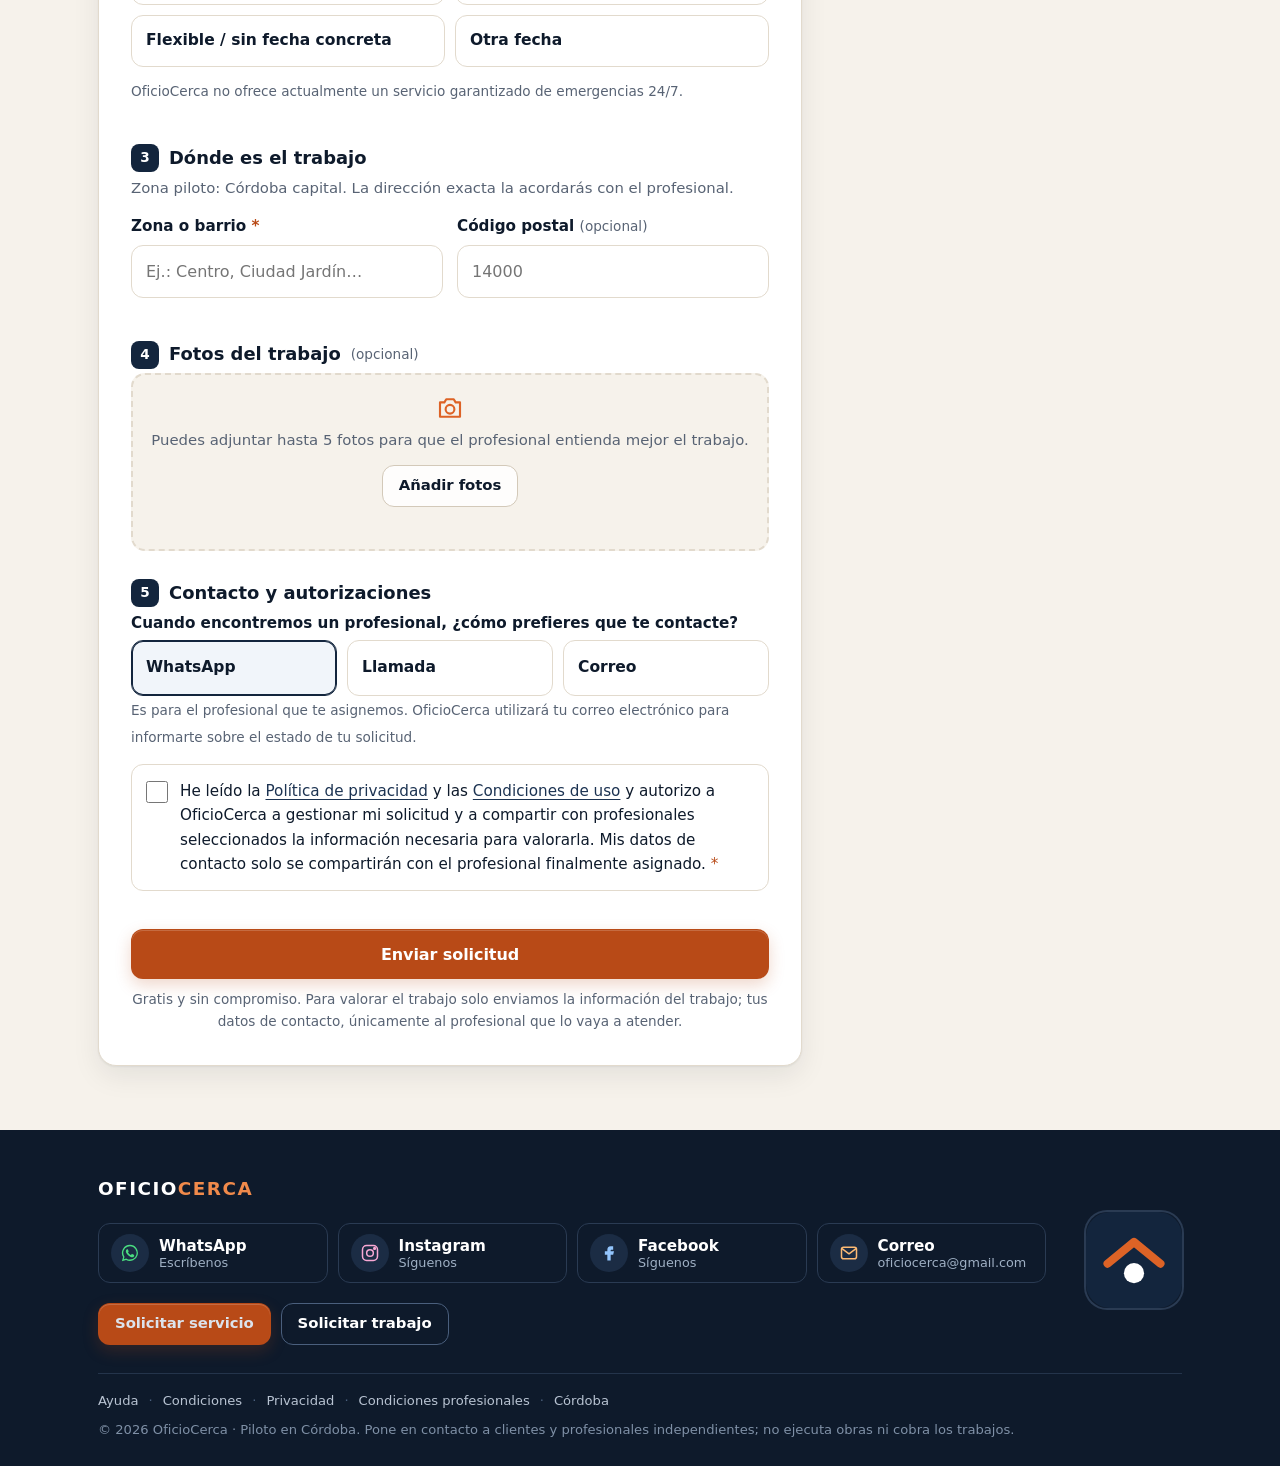
<file: solicitar/index.html>
<!doctype html>
<html lang="es">
<head>
<meta charset="utf-8">
<script>if(/\.github\.io$/.test(location.hostname)){location.replace("https://oficiocercaya.com"+location.pathname.replace(/^\/oficiocerca/,"")+location.search+location.hash)}</script>
<meta name="viewport" content="width=device-width, initial-scale=1">
<title>Solicitar un profesional · OficioCerca</title>
<meta name="description" content="Formulario para solicitar electricista, fontanero, marmolista u otro profesional en Córdoba. Gratis, con seguimiento por correo y hasta 5 fotos.">
<link rel="canonical" href="https://oficiocercaya.com/solicitar/">

<meta name="theme-color" content="#13253D">
<meta property="og:type" content="website">
<meta property="og:locale" content="es_ES">
<meta property="og:site_name" content="OficioCerca">
<meta property="og:title" content="Solicitar un profesional · OficioCerca">
<meta property="og:description" content="Formulario para solicitar electricista, fontanero, marmolista u otro profesional en Córdoba. Gratis, con seguimiento por correo y hasta 5 fotos.">
<meta property="og:url" content="https://oficiocercaya.com/solicitar/">
<meta property="og:image" content="https://oficiocercaya.com/assets/img/og-image.png">
<meta property="og:image:width" content="1200">
<meta property="og:image:height" content="630">
<meta name="twitter:card" content="summary_large_image">
<link rel="icon" href="../favicon.svg" type="image/svg+xml">
<link rel="icon" href="../assets/img/favicon-32.png" sizes="32x32" type="image/png">
<link rel="apple-touch-icon" href="../assets/img/apple-touch-icon.png">
<link rel="stylesheet" href="../assets/css/styles.css?v=10">
<script>(function(d){try{if(window.matchMedia&&!matchMedia('(prefers-reduced-motion: reduce)').matches&&'IntersectionObserver' in window){d.classList.add('js-motion');setTimeout(function(){if(!window.__ocReveal){d.classList.remove('js-motion')}},2500)}}catch(e){}})(document.documentElement)</script>
<script type="application/ld+json">{"@context": "https://schema.org", "@type": "BreadcrumbList", "itemListElement": [{"@type": "ListItem", "position": 1, "name": "Inicio", "item": "https://oficiocercaya.com/"}, {"@type": "ListItem", "position": 2, "name": "Solicitar un servicio", "item": "https://oficiocercaya.com/solicitar/"}]}</script>
</head>
<body>
<a class="skip" href="#main">Saltar al contenido</a>
<header class="hdr" id="top">
  <div class="wrap">
    <a class="brand" href="../" aria-label="OficioCerca, inicio"><svg class="brand-mark" viewBox="0 0 40 40" aria-hidden="true"><rect width="40" height="40" rx="10" fill="#13253D"/><path d="M9 21.5 20 12.5l11 9" stroke="#DD6326" stroke-width="3.4" fill="none" stroke-linecap="round" stroke-linejoin="round"/><circle cx="20" cy="25.5" r="4.2" fill="#fff"/></svg><span class="brand-name">OFICIO<b>CERCA</b></span></a>
    <nav class="nav" aria-label="Principal"><a href="../">Inicio</a><a href="../#como-funciona">Cómo funciona</a><a href="../#servicios">Servicios</a><a href="../profesionales/">Recibir trabajos</a><a href="../ayuda/">Ayuda</a><a href="../#contacto">Contacto</a></nav>
    <div class="hdr-ctas">
      <a class="btn btn-sm hdr-wa" data-wa-item hidden data-wa-msg="Hola, estoy visitando OficioCerca y necesito orientación antes de realizar una solicitud o registro." target="_blank" rel="noopener" aria-label="Hablar con un asesor (WhatsApp, se abre en una ventana nueva)">Hablar con un asesor</a>
      <a class="btn btn-primary btn-sm hdr-cta" href="../solicitar/">Solicitar un servicio</a>
    </div>
    <button class="menu-btn" type="button" aria-expanded="false" aria-controls="mnav" aria-label="Abrir menú">
      <svg viewBox="0 0 24 24" fill="none" stroke="currentColor" stroke-width="2" stroke-linecap="round" aria-hidden="true"><path d="M4 7h16M4 12h16M4 17h16"/></svg>
    </button>
  </div>
  <nav class="mobile-nav" id="mnav" aria-label="Menú móvil"><a href="../">Inicio</a><a href="../#como-funciona">Cómo funciona</a><a href="../#servicios">Servicios</a><a href="../profesionales/">Recibir trabajos</a><a href="../ayuda/">Ayuda</a><a href="../#contacto">Contacto</a><a class="btn btn-primary" href="../solicitar/">Solicitar un servicio</a><a class="btn btn-ghost mnav-wa" data-wa-item hidden data-wa-msg="Hola, estoy visitando OficioCerca y necesito orientación antes de realizar una solicitud o registro." target="_blank" rel="noopener" aria-label="Hablar con un asesor (WhatsApp, se abre en una ventana nueva)">Hablar con un asesor</a></nav>
</header>
<main id="main">
<section class="page-hero"><div class="wrap">
  <div class="crumbs"><a href="../">Inicio</a> / Solicitar profesional</div>
  <h1>Solicitar un profesional</h1>
  <p>Cuéntanos qué necesitas. Buscamos un profesional compatible con tu trabajo, tu zona y tu plazo en Córdoba, y te informamos por correo. Es gratuito y sin compromiso.</p>
  <p class="req-legend"><span class="req">*</span> Obligatorio. El resto es opcional.</p>
  <div class="ayuda" role="group" aria-label="Ayuda">
    <div class="ayuda-item">
      <p class="ayuda-q">¿Es la primera vez que solicitas un servicio?</p>
      <button type="button" class="btn-ayuda" data-video-open="tut-solicitar" aria-haspopup="dialog"><svg class="ico" viewBox="0 0 24 24" aria-hidden="true"><circle cx="12" cy="12" r="10" fill="none" stroke="currentColor" stroke-width="1.7"/><path d="M10 8.5v7l6-3.5z" fill="currentColor"/></svg><span>Ver cómo hacerlo en 40 segundos</span></button>
    </div>
    <div class="ayuda-item" data-wa-item hidden>
      <p class="ayuda-q">¿Todavía necesitas ayuda?</p>
      <a class="btn-ayuda btn-ayuda-wa" data-wa-msg="Hola, necesito ayuda para completar una solicitud en OficioCerca." target="_blank" rel="noopener" aria-label="Hablar con un asesor de OficioCerca por WhatsApp (se abre en una ventana nueva)"><svg class="ico" viewBox="0 0 24 24" fill="none" stroke="currentColor" stroke-width="1.7" stroke-linecap="round" stroke-linejoin="round" aria-hidden="true"><path d="M20 12a8 8 0 0 1-11.6 7.1L4 20l1-4.1A8 8 0 1 1 20 12z"/><path d="M8.5 11h7M8.5 14h4.5"/></svg><span>Hablar con un asesor</span></a>
    </div>
  </div>
</div></section>
<div class="wrap form-layout">
  <div class="form-card">
    <form id="form-solicitud" data-oc-form="solicitud" novalidate>
      <div class="hp" aria-hidden="true"><label>No rellenar <input type="text" name="web" tabindex="-1" autocomplete="off"></label></div>

      <fieldset>
        <legend><span class="n">1</span>Quién lo solicita</legend>
        <fieldset class="choice-group" data-required-group="tipoSolicitante">
          <legend class="label">¿Quién solicita el servicio? <span class="req">*</span></legend>
          <div class="choices c3">
            <label class="choice"><input type="radio" name="tipoSolicitante" value="Particular" required><span>Particular</span></label>
            <label class="choice"><input type="radio" name="tipoSolicitante" value="Empresa"><span>Empresa</span></label>
            <label class="choice"><input type="radio" name="tipoSolicitante" value="Contratista"><span>Contratista</span></label>
          </div>
          <span class="err-msg">Elige una opción.</span>
        </fieldset>
        <div class="grid2">
          <div class="field"><label for="s-nombre">Nombre y apellidos <span class="req">*</span></label><input id="s-nombre" name="nombre" type="text" autocomplete="name" required maxlength="120"><span class="err-msg">Escribe tu nombre.</span></div>
          <div class="field" data-show-if="tipoSolicitante=Empresa|Contratista"><label for="s-empresa">Nombre de la empresa <span class="opt">(opcional)</span></label><input id="s-empresa" name="empresa" type="text" autocomplete="organization" maxlength="120"></div>
        </div>
        <div class="field"><label for="s-email">Correo para seguimiento <span class="req">*</span></label><input id="s-email" name="email" type="email" autocomplete="email" maxlength="160" required><span class="hint">Te enviaremos aquí el código y las novedades de tu solicitud.</span><span class="err-msg">Escribe un correo válido: por aquí te informaremos.</span></div>
        <div class="field"><label for="s-wa">WhatsApp <span class="req">*</span></label><input id="s-wa" name="whatsapp" type="tel" inputmode="tel" autocomplete="tel" required placeholder="600 000 000" data-phone><span class="hint">Solo se lo daremos al profesional que atienda tu trabajo.</span><span class="err-msg">Revisa el número (9 dígitos o con prefijo +).</span></div>
      </fieldset>

      <fieldset>
        <legend><span class="n">2</span>Qué necesitas</legend>
        <div class="field"><label for="s-oficio">Servicio que necesitas <span class="req">*</span></label><select id="s-oficio" name="oficio" required data-keep-value><option value="">Selecciona un servicio</option><option value="electricidad">Electricidad</option><option value="fontaneria">Fontanería</option><option value="marmoleria">Marmolería</option><option value="carpinteria">Carpintería y ebanistería</option><option value="pintura">Pintura</option><option value="otro">Otro servicio</option></select><span class="hint">Si no encuentras tu servicio, selecciona «Otro servicio» y cuéntanos qué necesitas.</span><span class="err-msg">Elige un servicio (o «Otro servicio»).</span></div>
        <div class="field otro-box" data-show-if="oficio=otro"><label for="s-otro">¿Qué servicio o profesional necesitas? <span class="req">*</span></label><input id="s-otro" name="oficioOtro" type="text" maxlength="120" data-required-if="oficio=otro" placeholder="Ej.: cerrajero, cristalero…"><span class="hint">Revisaremos si hay profesionales disponibles en Córdoba. No podemos garantizar que los haya.</span><span class="err-msg">Indica qué servicio o profesional necesitas.</span></div>
        <div class="field"><label for="s-desc">Cuéntanos qué necesitas <span class="req">*</span></label><span class="hint" style="margin:0 0 6px">Describe brevemente el trabajo para que el profesional pueda entenderlo y valorar si puede atenderlo.</span><textarea id="s-desc" name="descripcion" required minlength="10" maxlength="3000" placeholder="Ej.: Tengo una fuga debajo del fregadero y necesito revisarla."></textarea><span class="hint"><span data-count="s-desc">0</span>/3000</span><span class="err-msg">Describe brevemente el trabajo (mínimo 10 caracteres).</span></div>
        <fieldset class="choice-group" data-required-group="plazo">
          <legend class="label">¿Cuándo necesitas que pueda atenderse el trabajo? <span class="req">*</span></legend>
          <div class="choices c2 plazos"><label class="choice"><input type="radio" name="plazo" value="HOY_MANANA" required><span>Hoy o mañana</span></label><label class="choice"><input type="radio" name="plazo" value="DOS_TRES_DIAS"><span>En 2–3 días</span></label><label class="choice"><input type="radio" name="plazo" value="ESTA_SEMANA"><span>Esta semana</span></label><label class="choice"><input type="radio" name="plazo" value="UNA_DOS_SEMANAS"><span>En 1–2 semanas</span></label><label class="choice"><input type="radio" name="plazo" value="FLEXIBLE"><span>Flexible / sin fecha concreta</span></label><label class="choice"><input type="radio" name="plazo" value="OTRA_FECHA"><span>Otra fecha</span></label></div>
          <span class="err-msg">Elige cuándo lo necesitas.</span>
        </fieldset>
        <div class="field" data-show-if="plazo=OTRA_FECHA"><label for="s-fecha">Fecha aproximada <span class="req">*</span></label><input id="s-fecha" name="fechaDeseada" type="date" data-required-if="plazo=OTRA_FECHA" data-min-today><span class="err-msg">Elige una fecha a partir de hoy.</span></div>
        <p class="hint" style="margin-top:6px">OficioCerca no ofrece actualmente un servicio garantizado de emergencias 24/7.</p>
      </fieldset>

      <fieldset>
        <legend><span class="n">3</span>Dónde es el trabajo</legend>
        <p class="fs-help">Zona piloto: Córdoba capital. La dirección exacta la acordarás con el profesional.</p>
        <input type="hidden" name="ciudad" value="Córdoba">
        <input type="hidden" name="consentVersion" value="C4-2026-10">
        <div class="grid2">
          <div class="field"><label for="s-zona">Zona o barrio <span class="req">*</span></label><input id="s-zona" name="zona" type="text" required maxlength="120" placeholder="Ej.: Centro, Ciudad Jardín…"><span class="err-msg">Indica la zona o el barrio.</span></div>
          <div class="field"><label for="s-cp">Código postal <span class="opt">(opcional)</span></label><input id="s-cp" name="codigoPostal" type="text" inputmode="numeric" autocomplete="postal-code" maxlength="5" pattern="[0-9]{5}" placeholder="14000"><span class="err-msg">Si lo indicas, deben ser 5 cifras.</span></div>
        </div>
      </fieldset>

      <fieldset>
        <legend><span class="n">4</span>Fotos del trabajo <span class="opt">(opcional)</span></legend>
        <div class="photos" data-photos>
          <svg class="ico" viewBox="0 0 24 24" fill="none" stroke="currentColor" stroke-width="1.7" stroke-linecap="round" stroke-linejoin="round" aria-hidden="true"><path d="M4 7.5h3.5L9 5h6l1.5 2.5H20V19H4z"/><circle cx="12" cy="13" r="3.5"/></svg>
          <p>Puedes adjuntar hasta 5 fotos para que el profesional entienda mejor el trabajo.</p>
          <label class="btn btn-ghost btn-sm" for="s-fotos">Añadir fotos</label>
          <input id="s-fotos" type="file" accept="image/*" multiple class="sr-only" data-photo-input>
          <div class="photo-list" data-photo-list aria-live="polite"></div>
          <p class="hint" data-photo-msg style="margin:10px 0 0"></p>
        </div>
      </fieldset>

      <fieldset>
        <legend><span class="n">5</span>Contacto y autorizaciones</legend>
        <fieldset class="choice-group">
          <legend class="label">Cuando encontremos un profesional, ¿cómo prefieres que te contacte?</legend>
          <div class="choices c3">
            <label class="choice"><input type="radio" name="contactoPreferido" value="WhatsApp" checked><span>WhatsApp</span></label>
            <label class="choice"><input type="radio" name="contactoPreferido" value="Llamada"><span>Llamada</span></label>
            <label class="choice"><input type="radio" name="contactoPreferido" value="Correo"><span>Correo</span></label>
          </div>
          <span class="hint">Es para el profesional que te asignemos. OficioCerca utilizará tu correo electrónico para informarte sobre el estado de tu solicitud.</span>
        </fieldset>
        <div class="consent" data-consent>
  <input type="checkbox" id="s-consentOperativo" name="consentOperativo" value="si" required>
  <label for="s-consentOperativo">He leído la <a href="../privacidad/" target="_blank" rel="noopener">Política de privacidad</a> y las <a href="../condiciones/" target="_blank" rel="noopener">Condiciones de uso</a> y autorizo a OficioCerca a gestionar mi solicitud y a compartir con profesionales seleccionados la información necesaria para valorarla. Mis datos de contacto solo se compartirán con el profesional finalmente asignado. <span class="req">*</span></label>
  <span class="err-msg">Necesitamos esta autorización para continuar.</span>
</div>
      </fieldset>

      <div class="submit-row">
        <button class="btn btn-primary btn-block" type="submit"><span class="spinner" aria-hidden="true"></span><span data-btn-label>Enviar solicitud</span></button>
        <span class="hint">Gratis y sin compromiso. Para valorar el trabajo solo enviamos la información del trabajo; tus datos de contacto, únicamente al profesional que lo vaya a atender.</span>
      </div>
      <div class="form-status" role="alert" data-status></div>
    </form>

    <div class="success" data-success tabindex="-1">
      <div class="badge"><svg class="ico" viewBox="0 0 24 24" fill="none" stroke="currentColor" stroke-width="1.7" stroke-linecap="round" stroke-linejoin="round" aria-hidden="true"><path d="m5 12.5 4.5 4.5L19 7.5"/></svg></div>
      <h2>Solicitud recibida</h2>
      <p class="success-lead" data-lead-normal>Vamos a ofrecer tu solicitud a profesionales compatibles. No podemos garantizar disponibilidad; te avisaremos por correo cuando tengamos novedades.</p>
      <p class="success-lead" data-lead-manual hidden>Este servicio no está todavía entre los servicios activos del piloto: una persona del equipo revisará si podemos atenderlo. Verás el resultado en tu seguimiento.</p>
      <div class="ticket"><small>Tu código de solicitud</small><strong data-code>—</strong></div>
      <p class="success-seg"><svg viewBox="0 0 24 24" fill="none" stroke="currentColor" stroke-width="1.8" stroke-linecap="round" stroke-linejoin="round" aria-hidden="true"><rect x="3" y="5" width="18" height="14" rx="2.5"/><path d="m4 7 8 6 8-6"/></svg><span>Tu enlace de <b>seguimiento</b> está en el correo de confirmación. Si no lo ves, revisa Spam o Promociones.</span></p>
      <figure class="video-slot" data-video-slot="despues_solicitud" hidden><figcaption>¿Qué pasa después de enviar tu solicitud?</figcaption><div class="video-slot-media"></div></figure>
      <a class="btn btn-ghost" href="../">Volver al inicio</a>
    </div>
  </div>

  <aside class="aside-sticky">
    <div class="aside-card">
      <h2>Qué pasa después</h2>
      <ol><li>Recibes un correo con tu código.</li><li>Ofrecemos el trabajo, sin tus datos de contacto, a un profesional compatible cada vez.</li><li>Si confirma que puede en tu plazo, le facilitamos tu contacto y te avisamos.</li><li>Acordáis precio y plazo directamente; el profesional lo registra y lo ves en tu seguimiento.</li><li>Confirmas el cierre del trabajo y lo valoras (o reportas un problema).</li></ol>
      <p>Puedes volver cuando quieras con el enlace de tu correo y añadir otros servicios. No garantizamos disponibilidad. El precio y el pago son directamente con el profesional.</p>
    </div>
  </aside>
</div>
<dialog class="vmodal" id="tut-solicitar" aria-labelledby="tut-solicitar-t">
  <div class="vmodal-box">
    <div class="vmodal-top"><h2 id="tut-solicitar-t">Cómo solicitar un profesional en OficioCerca</h2><button type="button" class="vmodal-x" data-video-close aria-label="Cerrar el vídeo">&times;</button></div>
    <div class="vmodal-media"><video controls playsinline preload="none" data-poster="../assets/video/como-solicitar-oficiocerca.webp" data-src="../assets/video/como-solicitar-oficiocerca.mp4" aria-label="Cómo solicitar un profesional en OficioCerca (vídeo sin voz, con textos en pantalla)">
      <track kind="captions" srclang="es" label="Español" data-src="../assets/video/como-solicitar-oficiocerca.vtt">
    </video></div>
    <p class="vmodal-note">Vídeo sin voz: las instrucciones aparecen escritas en pantalla.</p>
    <button type="button" class="btn btn-ghost vmodal-close" data-video-close>Cerrar y volver</button>
  </div>
</dialog>
</main>
<footer class="ftr" id="contacto">
  <div class="wrap">
    <div class="ftr-main">
      <div class="ftr-left">
        <p class="ftr-title">OFICIO<b>CERCA</b></p>
        <div class="ftr-social">
          <a class="soc soc-wa" data-wa-item hidden data-wa-msg="Hola, estoy revisando la sección de contacto de OficioCerca y necesito ayuda." target="_blank" rel="noopener" aria-label="WhatsApp de OficioCerca: escríbenos (WhatsApp, se abre en una ventana nueva)"><span class="soc-ico"><svg viewBox="0 0 24 24" aria-hidden="true"><path fill="currentColor" d="M12 2.2A9.7 9.7 0 0 0 3.7 16.9L2.3 21.8l5-1.3A9.7 9.7 0 1 0 12 2.2Zm0 17.7a8 8 0 0 1-4.1-1.1l-.3-.2-3 .8.8-2.9-.2-.3A8 8 0 1 1 12 19.9Zm4.4-6c-.2-.1-1.4-.7-1.7-.8-.2-.1-.4-.1-.5.1l-.8 1c-.1.2-.3.2-.5.1a6.5 6.5 0 0 1-3.2-2.8c-.2-.4.2-.4.7-1.3.1-.2 0-.3 0-.4l-.8-1.8c-.2-.5-.4-.4-.5-.4h-.5a.9.9 0 0 0-.7.3 2.8 2.8 0 0 0-.9 2.1c0 1.2.9 2.4 1 2.6.1.2 1.8 2.7 4.3 3.8 1.6.7 2.2.7 3 .6.5-.1 1.4-.6 1.6-1.2.2-.6.2-1.1.1-1.2l-.5-.2Z"/></svg></span><span class="soc-txt"><b>WhatsApp</b><small>Escríbenos</small></span></a>
          <a class="soc soc-ig" href="https://www.instagram.com/oficiocerca/" target="_blank" rel="noopener" aria-label="Instagram de OficioCerca, @oficiocerca (se abre en una ventana nueva)"><span class="soc-ico"><svg viewBox="0 0 24 24" fill="none" stroke="currentColor" stroke-width="1.8" aria-hidden="true"><rect x="3" y="3" width="18" height="18" rx="5"/><circle cx="12" cy="12" r="4"/><circle cx="17.5" cy="6.5" r="1" fill="currentColor"/></svg></span><span class="soc-txt"><b>Instagram</b><small>Síguenos</small></span></a>
          <a class="soc soc-fb" href="https://www.facebook.com/oficiocerca" target="_blank" rel="noopener" aria-label="Facebook de OficioCerca (se abre en una ventana nueva)"><span class="soc-ico"><svg viewBox="0 0 24 24" aria-hidden="true"><path fill="currentColor" d="M14 8h3V4h-3c-2.8 0-4 1.8-4 4.3V10H7v4h3v7h4v-7h3l1-4h-4V8.6c0-.4.3-.6.6-.6z"/></svg></span><span class="soc-txt"><b>Facebook</b><small>Síguenos</small></span></a>
          <a class="soc soc-mail" href="mailto:oficiocerca@gmail.com" aria-label="Escribir un correo a oficiocerca@gmail.com"><span class="soc-ico"><svg viewBox="0 0 24 24" fill="none" stroke="currentColor" stroke-width="1.8" stroke-linecap="round" stroke-linejoin="round" aria-hidden="true"><rect x="3" y="5" width="18" height="14" rx="2.5"/><path d="m4 7 8 6 8-6"/></svg></span><span class="soc-txt"><b>Correo</b><small>oficiocerca@gmail.com</small></span></a>
        </div>
        <div class="ftr-ctas">
          <a class="btn btn-primary btn-sm" href="../solicitar/">Solicitar servicio</a>
          <a class="btn btn-sm ftr-btn2" href="../profesionales/">Solicitar trabajo</a>
        </div>
      </div>
      <a class="ftr-logo" href="../" aria-label="OficioCerca, inicio"><svg class="brand-mark" viewBox="0 0 40 40" aria-hidden="true"><rect width="40" height="40" rx="10" fill="#13253D"/><path d="M9 21.5 20 12.5l11 9" stroke="#DD6326" stroke-width="3.4" fill="none" stroke-linecap="round" stroke-linejoin="round"/><circle cx="20" cy="25.5" r="4.2" fill="#fff"/></svg></a>
    </div>
    <div class="ftr-bottom">
      <nav class="ftr-legal" aria-label="Información legal y ayuda"><a href="../ayuda/">Ayuda</a><span aria-hidden="true">·</span><a href="../condiciones/">Condiciones</a><span aria-hidden="true">·</span><a href="../privacidad/">Privacidad</a><span aria-hidden="true">·</span><a href="../condiciones-profesionales/">Condiciones profesionales</a><span aria-hidden="true">·</span><a href="../cordoba/">Córdoba</a></nav>
      <span class="ftr-copy">© <span data-year>2026</span> OficioCerca · Piloto en Córdoba. Pone en contacto a clientes y profesionales independientes; no ejecuta obras ni cobra los trabajos.</span>
    </div>
  </div>
</footer>
<script src="../assets/js/config.js?v=10"></script>
<script src="../assets/js/icons.js?v=10"></script>
<script src="../assets/js/main.js?v=10" defer></script>
<script src="../assets/js/forms.js?v=10" defer></script>
</body>
</html>
</file>
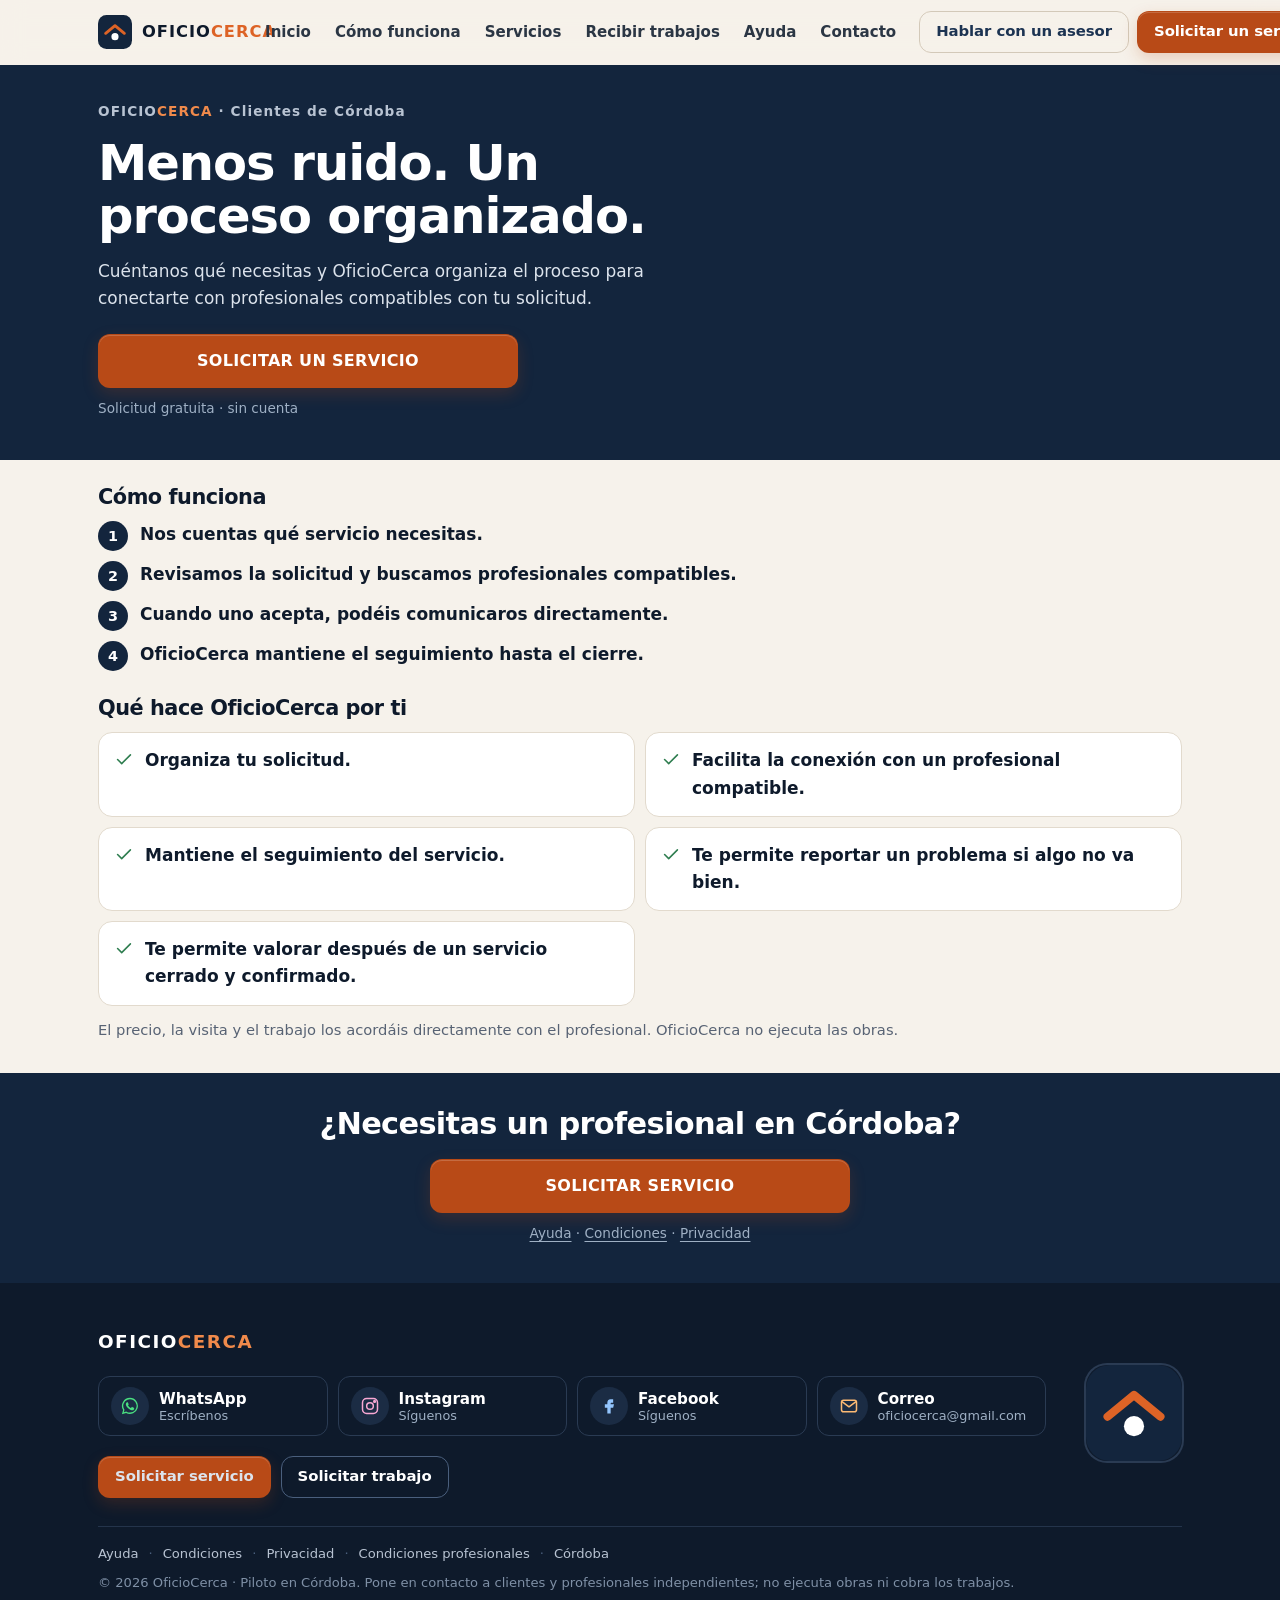
<file: clientes/cordoba/index.html>
<!doctype html>
<html lang="es">
<head>
<meta charset="utf-8">
<script>if(/\.github\.io$/.test(location.hostname)){location.replace("https://oficiocercaya.com"+location.pathname.replace(/^\/oficiocerca/,"")+location.search+location.hash)}</script>
<meta name="viewport" content="width=device-width, initial-scale=1">
<title>OficioCerca · Clientes de Córdoba</title>
<meta name="description" content="Cuéntanos qué necesitas y OficioCerca organiza el proceso para conectarte con profesionales compatibles en Córdoba, con seguimiento hasta el cierre.">
<link rel="canonical" href="https://oficiocercaya.com/clientes/cordoba/">

<meta name="theme-color" content="#13253D">
<meta property="og:type" content="website">
<meta property="og:locale" content="es_ES">
<meta property="og:site_name" content="OficioCerca">
<meta property="og:title" content="OficioCerca · Clientes de Córdoba">
<meta property="og:description" content="Cuéntanos qué necesitas y OficioCerca organiza el proceso para conectarte con profesionales compatibles en Córdoba, con seguimiento hasta el cierre.">
<meta property="og:url" content="https://oficiocercaya.com/clientes/cordoba/">
<meta property="og:image" content="https://oficiocercaya.com/assets/img/og-clientes-cordoba.jpg">
<meta property="og:image:width" content="1200">
<meta property="og:image:height" content="630">
<meta name="twitter:card" content="summary_large_image">
<meta property="og:image:secure_url" content="https://oficiocercaya.com/assets/img/og-clientes-cordoba.jpg">
<meta property="og:image:type" content="image/jpeg">
<meta property="og:image:alt" content="OficioCerca · Clientes de Córdoba · Menos ruido. Un proceso organizado.">
<meta name="twitter:title" content="OficioCerca · Clientes de Córdoba">
<meta name="twitter:description" content="Cuéntanos qué necesitas y OficioCerca organiza el proceso para conectarte con profesionales compatibles en Córdoba, con seguimiento hasta el cierre.">
<meta name="twitter:image" content="https://oficiocercaya.com/assets/img/og-clientes-cordoba.jpg">
<link rel="icon" href="../../favicon.svg" type="image/svg+xml">
<link rel="icon" href="../../assets/img/favicon-32.png" sizes="32x32" type="image/png">
<link rel="apple-touch-icon" href="../../assets/img/apple-touch-icon.png">
<link rel="stylesheet" href="../../assets/css/styles.css?v=10">
<script>(function(d){try{if(window.matchMedia&&!matchMedia('(prefers-reduced-motion: reduce)').matches&&'IntersectionObserver' in window){d.classList.add('js-motion');setTimeout(function(){if(!window.__ocReveal){d.classList.remove('js-motion')}},2500)}}catch(e){}})(document.documentElement)</script>
<script type="application/ld+json">{"@context": "https://schema.org", "@type": "BreadcrumbList", "itemListElement": [{"@type": "ListItem", "position": 1, "name": "Inicio", "item": "https://oficiocercaya.com/"}, {"@type": "ListItem", "position": 2, "name": "Clientes de Córdoba", "item": "https://oficiocercaya.com/clientes/cordoba/"}]}</script>
<link rel="stylesheet" href="../../assets/css/landing.css?v=10">
</head>
<body>
<a class="skip" href="#main">Saltar al contenido</a>
<header class="hdr" id="top">
  <div class="wrap">
    <a class="brand" href="../../" aria-label="OficioCerca, inicio"><svg class="brand-mark" viewBox="0 0 40 40" aria-hidden="true"><rect width="40" height="40" rx="10" fill="#13253D"/><path d="M9 21.5 20 12.5l11 9" stroke="#DD6326" stroke-width="3.4" fill="none" stroke-linecap="round" stroke-linejoin="round"/><circle cx="20" cy="25.5" r="4.2" fill="#fff"/></svg><span class="brand-name">OFICIO<b>CERCA</b></span></a>
    <nav class="nav" aria-label="Principal"><a href="../../">Inicio</a><a href="../../#como-funciona">Cómo funciona</a><a href="../../#servicios">Servicios</a><a href="../../profesionales/">Recibir trabajos</a><a href="../../ayuda/">Ayuda</a><a href="../../#contacto">Contacto</a></nav>
    <div class="hdr-ctas">
      <a class="btn btn-sm hdr-wa" data-wa-item hidden data-wa-msg="Hola, estoy visitando OficioCerca y necesito orientación antes de realizar una solicitud o registro." target="_blank" rel="noopener" aria-label="Hablar con un asesor (WhatsApp, se abre en una ventana nueva)">Hablar con un asesor</a>
      <a class="btn btn-primary btn-sm hdr-cta" href="../../solicitar/">Solicitar un servicio</a>
    </div>
    <button class="menu-btn" type="button" aria-expanded="false" aria-controls="mnav" aria-label="Abrir menú">
      <svg viewBox="0 0 24 24" fill="none" stroke="currentColor" stroke-width="2" stroke-linecap="round" aria-hidden="true"><path d="M4 7h16M4 12h16M4 17h16"/></svg>
    </button>
  </div>
  <nav class="mobile-nav" id="mnav" aria-label="Menú móvil"><a href="../../">Inicio</a><a href="../../#como-funciona">Cómo funciona</a><a href="../../#servicios">Servicios</a><a href="../../profesionales/">Recibir trabajos</a><a href="../../ayuda/">Ayuda</a><a href="../../#contacto">Contacto</a><a class="btn btn-primary" href="../../solicitar/">Solicitar un servicio</a><a class="btn btn-ghost mnav-wa" data-wa-item hidden data-wa-msg="Hola, estoy visitando OficioCerca y necesito orientación antes de realizar una solicitud o registro." target="_blank" rel="noopener" aria-label="Hablar con un asesor (WhatsApp, se abre en una ventana nueva)">Hablar con un asesor</a></nav>
</header>
<main id="main" class="lp">
<section class="lp-hero">
  <div class="wrap">
    <p class="lp-eyebrow">OFICIO<b>CERCA</b> · Clientes de Córdoba</p>
    <h1>Menos ruido. Un proceso organizado.</h1>
    <p class="lp-lead">Cuéntanos qué necesitas y OficioCerca organiza el proceso para conectarte con profesionales compatibles con tu solicitud.</p>
    <a class="btn btn-primary lp-cta" href="../../solicitar/">SOLICITAR UN SERVICIO</a>
    <p class="lp-mini">Solicitud gratuita · sin cuenta</p>
  </div>
</section>
<section class="wrap lp-sec" aria-labelledby="lp-como">
  <h2 id="lp-como">Cómo funciona</h2>
  <ol class="lp-pasos"><li><span class="lp-n">1</span><span><b>Nos cuentas qué servicio necesitas.</b></span></li><li><span class="lp-n">2</span><span><b>Revisamos la solicitud y buscamos profesionales compatibles.</b></span></li><li><span class="lp-n">3</span><span><b>Cuando uno acepta, podéis comunicaros directamente.</b></span></li><li><span class="lp-n">4</span><span><b>OficioCerca mantiene el seguimiento hasta el cierre.</b></span></li></ol>
</section>
<div class="wrap"><figure class="video-slot" data-video-slot="clientes_cordoba" hidden><figcaption>Cómo funciona OficioCerca para clientes</figcaption><div class="video-slot-media"></div></figure></div>
<section class="wrap lp-sec" aria-labelledby="lp-conf">
  <h2 id="lp-conf">Qué hace OficioCerca por ti</h2>
  <ul class="lp-vent"><li><svg class="ico" viewBox="0 0 24 24" fill="none" stroke="currentColor" stroke-width="1.7" stroke-linecap="round" stroke-linejoin="round" aria-hidden="true"><path d="m5 12.5 4.5 4.5L19 7.5"/></svg><span>Organiza tu solicitud.</span></li><li><svg class="ico" viewBox="0 0 24 24" fill="none" stroke="currentColor" stroke-width="1.7" stroke-linecap="round" stroke-linejoin="round" aria-hidden="true"><path d="m5 12.5 4.5 4.5L19 7.5"/></svg><span>Facilita la conexión con un profesional compatible.</span></li><li><svg class="ico" viewBox="0 0 24 24" fill="none" stroke="currentColor" stroke-width="1.7" stroke-linecap="round" stroke-linejoin="round" aria-hidden="true"><path d="m5 12.5 4.5 4.5L19 7.5"/></svg><span>Mantiene el seguimiento del servicio.</span></li><li><svg class="ico" viewBox="0 0 24 24" fill="none" stroke="currentColor" stroke-width="1.7" stroke-linecap="round" stroke-linejoin="round" aria-hidden="true"><path d="m5 12.5 4.5 4.5L19 7.5"/></svg><span>Te permite reportar un problema si algo no va bien.</span></li><li><svg class="ico" viewBox="0 0 24 24" fill="none" stroke="currentColor" stroke-width="1.7" stroke-linecap="round" stroke-linejoin="round" aria-hidden="true"><path d="m5 12.5 4.5 4.5L19 7.5"/></svg><span>Te permite valorar después de un servicio cerrado y confirmado.</span></li></ul>
  <p class="lp-small lp-nota">El precio, la visita y el trabajo los acordáis directamente con el profesional. OficioCerca no ejecuta las obras.</p>
</section>
<section class="lp-final">
  <div class="wrap">
    <h2>¿Necesitas un profesional en Córdoba?</h2>
    <a class="btn btn-primary lp-cta" href="../../solicitar/">SOLICITAR SERVICIO</a>
    <p class="lp-mini"><a href="../../ayuda/#cliente">Ayuda</a> · <a href="../../condiciones/">Condiciones</a> · <a href="../../privacidad/">Privacidad</a></p>
  </div>
</section>
</main>
<footer class="ftr" id="contacto">
  <div class="wrap">
    <div class="ftr-main">
      <div class="ftr-left">
        <p class="ftr-title">OFICIO<b>CERCA</b></p>
        <div class="ftr-social">
          <a class="soc soc-wa" data-wa-item hidden data-wa-msg="Hola, estoy revisando la sección de contacto de OficioCerca y necesito ayuda." target="_blank" rel="noopener" aria-label="WhatsApp de OficioCerca: escríbenos (WhatsApp, se abre en una ventana nueva)"><span class="soc-ico"><svg viewBox="0 0 24 24" aria-hidden="true"><path fill="currentColor" d="M12 2.2A9.7 9.7 0 0 0 3.7 16.9L2.3 21.8l5-1.3A9.7 9.7 0 1 0 12 2.2Zm0 17.7a8 8 0 0 1-4.1-1.1l-.3-.2-3 .8.8-2.9-.2-.3A8 8 0 1 1 12 19.9Zm4.4-6c-.2-.1-1.4-.7-1.7-.8-.2-.1-.4-.1-.5.1l-.8 1c-.1.2-.3.2-.5.1a6.5 6.5 0 0 1-3.2-2.8c-.2-.4.2-.4.7-1.3.1-.2 0-.3 0-.4l-.8-1.8c-.2-.5-.4-.4-.5-.4h-.5a.9.9 0 0 0-.7.3 2.8 2.8 0 0 0-.9 2.1c0 1.2.9 2.4 1 2.6.1.2 1.8 2.7 4.3 3.8 1.6.7 2.2.7 3 .6.5-.1 1.4-.6 1.6-1.2.2-.6.2-1.1.1-1.2l-.5-.2Z"/></svg></span><span class="soc-txt"><b>WhatsApp</b><small>Escríbenos</small></span></a>
          <a class="soc soc-ig" href="https://www.instagram.com/oficiocerca/" target="_blank" rel="noopener" aria-label="Instagram de OficioCerca, @oficiocerca (se abre en una ventana nueva)"><span class="soc-ico"><svg viewBox="0 0 24 24" fill="none" stroke="currentColor" stroke-width="1.8" aria-hidden="true"><rect x="3" y="3" width="18" height="18" rx="5"/><circle cx="12" cy="12" r="4"/><circle cx="17.5" cy="6.5" r="1" fill="currentColor"/></svg></span><span class="soc-txt"><b>Instagram</b><small>Síguenos</small></span></a>
          <a class="soc soc-fb" href="https://www.facebook.com/oficiocerca" target="_blank" rel="noopener" aria-label="Facebook de OficioCerca (se abre en una ventana nueva)"><span class="soc-ico"><svg viewBox="0 0 24 24" aria-hidden="true"><path fill="currentColor" d="M14 8h3V4h-3c-2.8 0-4 1.8-4 4.3V10H7v4h3v7h4v-7h3l1-4h-4V8.6c0-.4.3-.6.6-.6z"/></svg></span><span class="soc-txt"><b>Facebook</b><small>Síguenos</small></span></a>
          <a class="soc soc-mail" href="mailto:oficiocerca@gmail.com" aria-label="Escribir un correo a oficiocerca@gmail.com"><span class="soc-ico"><svg viewBox="0 0 24 24" fill="none" stroke="currentColor" stroke-width="1.8" stroke-linecap="round" stroke-linejoin="round" aria-hidden="true"><rect x="3" y="5" width="18" height="14" rx="2.5"/><path d="m4 7 8 6 8-6"/></svg></span><span class="soc-txt"><b>Correo</b><small>oficiocerca@gmail.com</small></span></a>
        </div>
        <div class="ftr-ctas">
          <a class="btn btn-primary btn-sm" href="../../solicitar/">Solicitar servicio</a>
          <a class="btn btn-sm ftr-btn2" href="../../profesionales/">Solicitar trabajo</a>
        </div>
      </div>
      <a class="ftr-logo" href="../../" aria-label="OficioCerca, inicio"><svg class="brand-mark" viewBox="0 0 40 40" aria-hidden="true"><rect width="40" height="40" rx="10" fill="#13253D"/><path d="M9 21.5 20 12.5l11 9" stroke="#DD6326" stroke-width="3.4" fill="none" stroke-linecap="round" stroke-linejoin="round"/><circle cx="20" cy="25.5" r="4.2" fill="#fff"/></svg></a>
    </div>
    <div class="ftr-bottom">
      <nav class="ftr-legal" aria-label="Información legal y ayuda"><a href="../../ayuda/">Ayuda</a><span aria-hidden="true">·</span><a href="../../condiciones/">Condiciones</a><span aria-hidden="true">·</span><a href="../../privacidad/">Privacidad</a><span aria-hidden="true">·</span><a href="../../condiciones-profesionales/">Condiciones profesionales</a><span aria-hidden="true">·</span><a href="../../cordoba/">Córdoba</a></nav>
      <span class="ftr-copy">© <span data-year>2026</span> OficioCerca · Piloto en Córdoba. Pone en contacto a clientes y profesionales independientes; no ejecuta obras ni cobra los trabajos.</span>
    </div>
  </div>
</footer>
<script src="../../assets/js/config.js?v=10"></script>
<script src="../../assets/js/icons.js?v=10"></script>
<script src="../../assets/js/main.js?v=10" defer></script>

</body>
</html>
</file>
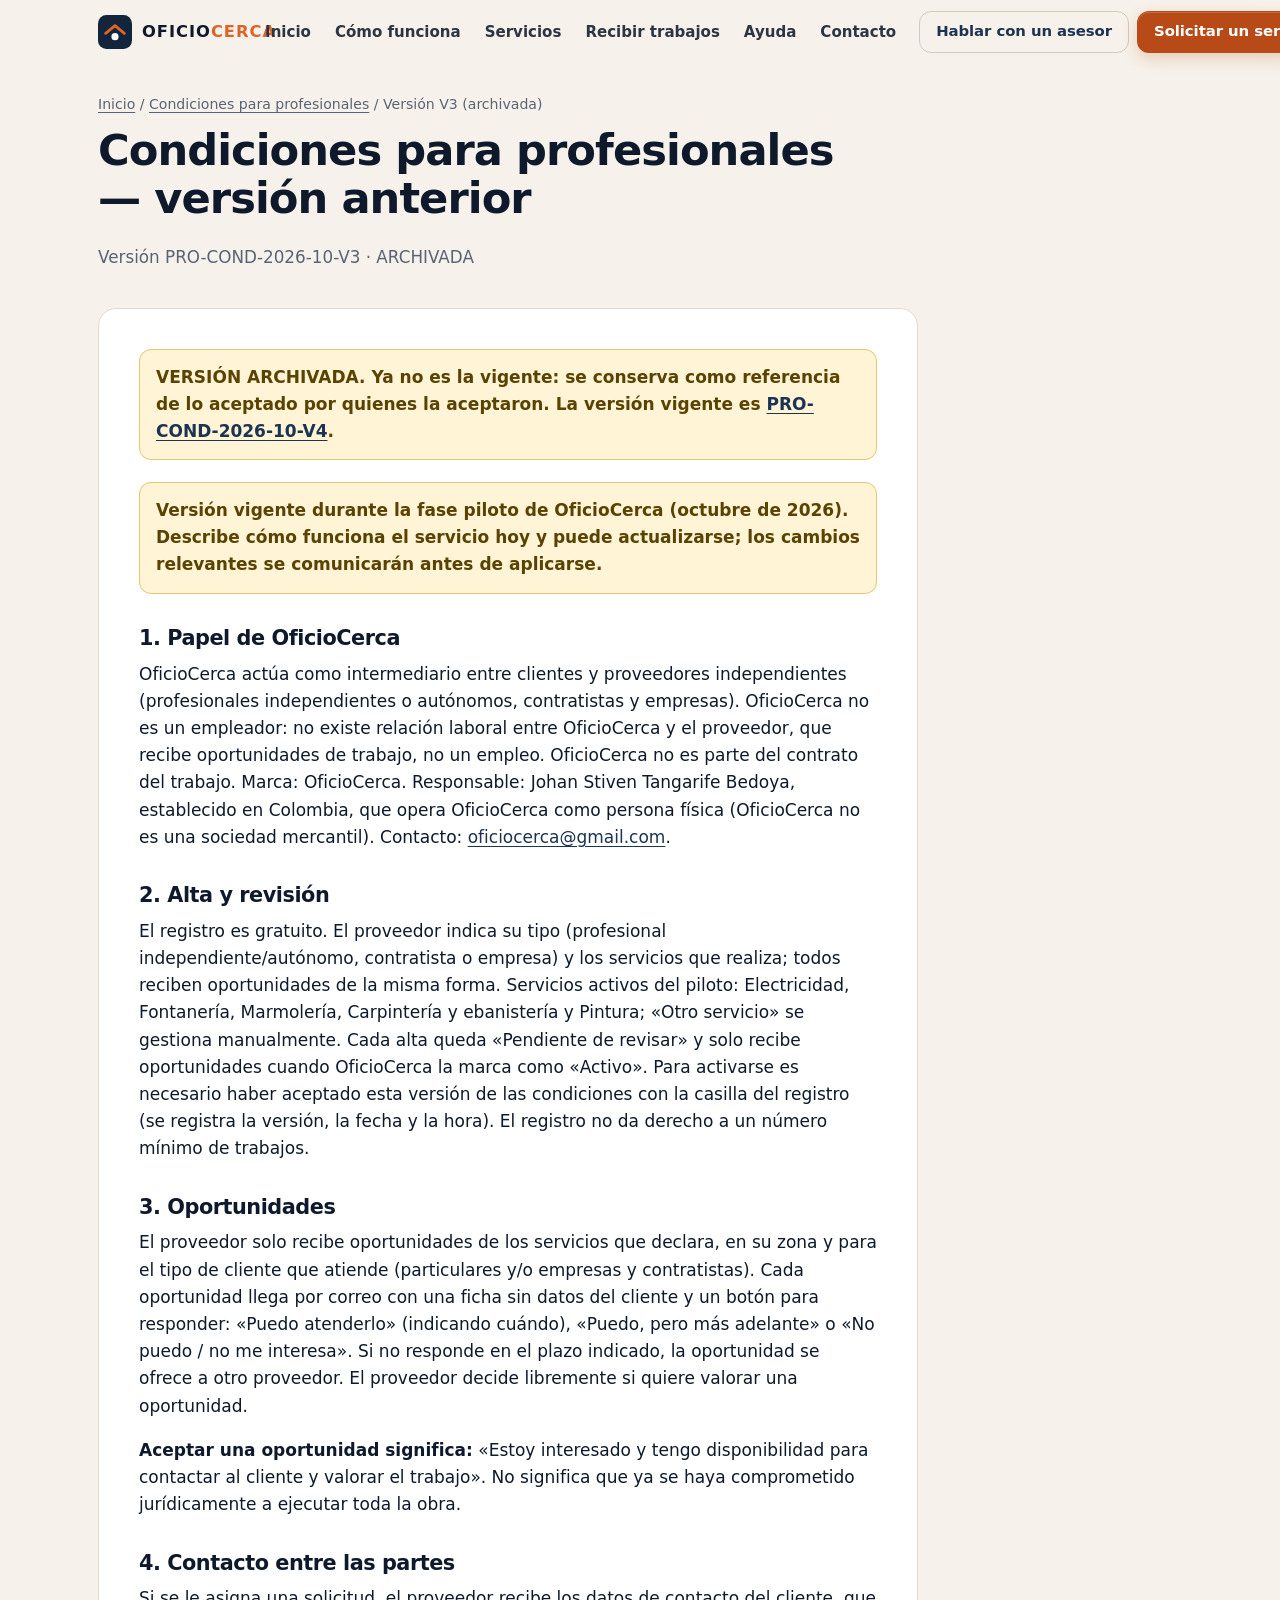
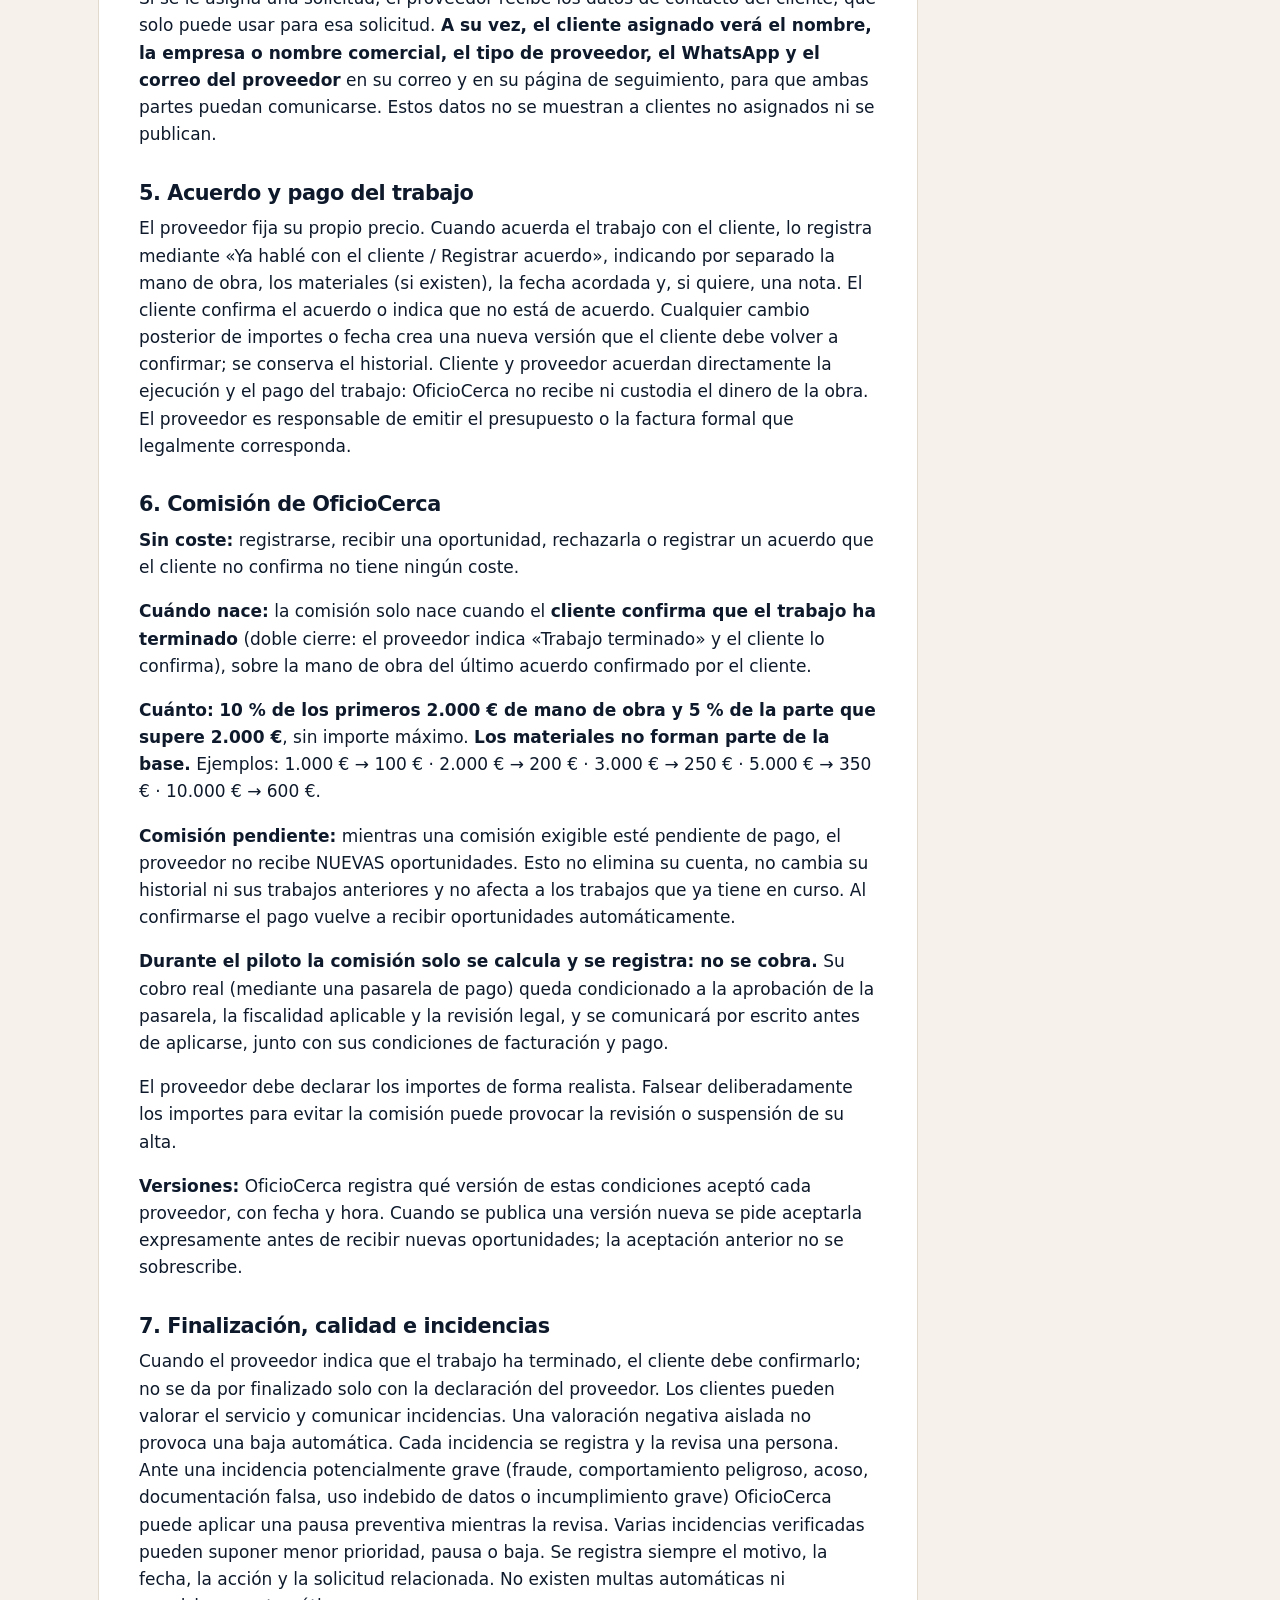
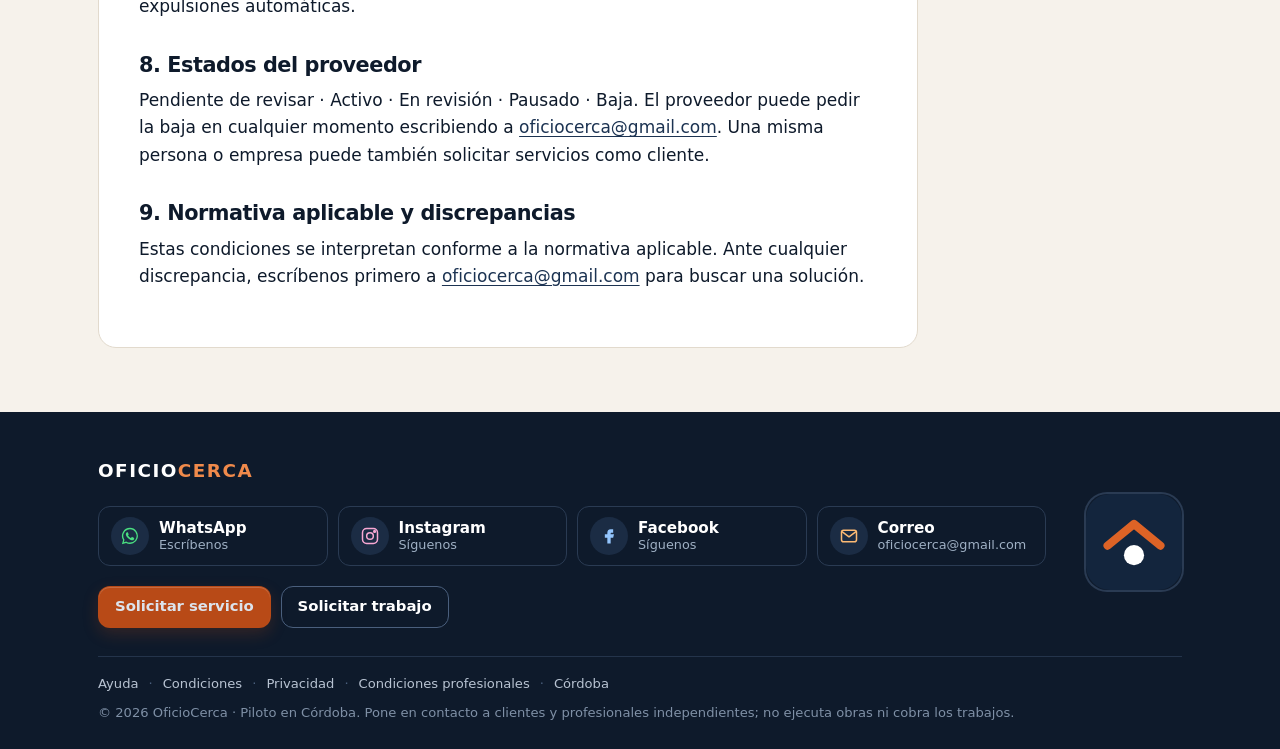
<file: condiciones-profesionales/v3/index.html>
<!doctype html>
<html lang="es">
<head>
<meta charset="utf-8">
<script>if(/\.github\.io$/.test(location.hostname)){location.replace("https://oficiocercaya.com"+location.pathname.replace(/^\/oficiocerca/,"")+location.search+location.hash)}</script>
<meta name="viewport" content="width=device-width, initial-scale=1">
<title>Condiciones para profesionales V3 (archivada) · OficioCerca</title>
<meta name="description" content="Versión archivada V3 de las condiciones para profesionales de OficioCerca.">
<link rel="canonical" href="https://oficiocercaya.com/condiciones-profesionales/v3/">
<meta name="robots" content="noindex,follow">
<meta name="theme-color" content="#13253D">
<meta property="og:type" content="website">
<meta property="og:locale" content="es_ES">
<meta property="og:site_name" content="OficioCerca">
<meta property="og:title" content="Condiciones para profesionales V3 (archivada) · OficioCerca">
<meta property="og:description" content="Versión archivada V3 de las condiciones para profesionales de OficioCerca.">
<meta property="og:url" content="https://oficiocercaya.com/condiciones-profesionales/v3/">
<meta property="og:image" content="https://oficiocercaya.com/assets/img/og-image.png">
<meta property="og:image:width" content="1200">
<meta property="og:image:height" content="630">
<meta name="twitter:card" content="summary_large_image">
<link rel="icon" href="../../favicon.svg" type="image/svg+xml">
<link rel="icon" href="../../assets/img/favicon-32.png" sizes="32x32" type="image/png">
<link rel="apple-touch-icon" href="../../assets/img/apple-touch-icon.png">
<link rel="stylesheet" href="../../assets/css/styles.css?v=10">
<script>(function(d){try{if(window.matchMedia&&!matchMedia('(prefers-reduced-motion: reduce)').matches&&'IntersectionObserver' in window){d.classList.add('js-motion');setTimeout(function(){if(!window.__ocReveal){d.classList.remove('js-motion')}},2500)}}catch(e){}})(document.documentElement)</script>

</head>
<body>
<a class="skip" href="#main">Saltar al contenido</a>
<header class="hdr" id="top">
  <div class="wrap">
    <a class="brand" href="../../" aria-label="OficioCerca, inicio"><svg class="brand-mark" viewBox="0 0 40 40" aria-hidden="true"><rect width="40" height="40" rx="10" fill="#13253D"/><path d="M9 21.5 20 12.5l11 9" stroke="#DD6326" stroke-width="3.4" fill="none" stroke-linecap="round" stroke-linejoin="round"/><circle cx="20" cy="25.5" r="4.2" fill="#fff"/></svg><span class="brand-name">OFICIO<b>CERCA</b></span></a>
    <nav class="nav" aria-label="Principal"><a href="../../">Inicio</a><a href="../../#como-funciona">Cómo funciona</a><a href="../../#servicios">Servicios</a><a href="../../profesionales/">Recibir trabajos</a><a href="../../ayuda/">Ayuda</a><a href="../../#contacto">Contacto</a></nav>
    <div class="hdr-ctas">
      <a class="btn btn-sm hdr-wa" data-wa-item hidden data-wa-msg="Hola, estoy visitando OficioCerca y necesito orientación antes de realizar una solicitud o registro." target="_blank" rel="noopener" aria-label="Hablar con un asesor (WhatsApp, se abre en una ventana nueva)">Hablar con un asesor</a>
      <a class="btn btn-primary btn-sm hdr-cta" href="../../solicitar/">Solicitar un servicio</a>
    </div>
    <button class="menu-btn" type="button" aria-expanded="false" aria-controls="mnav" aria-label="Abrir menú">
      <svg viewBox="0 0 24 24" fill="none" stroke="currentColor" stroke-width="2" stroke-linecap="round" aria-hidden="true"><path d="M4 7h16M4 12h16M4 17h16"/></svg>
    </button>
  </div>
  <nav class="mobile-nav" id="mnav" aria-label="Menú móvil"><a href="../../">Inicio</a><a href="../../#como-funciona">Cómo funciona</a><a href="../../#servicios">Servicios</a><a href="../../profesionales/">Recibir trabajos</a><a href="../../ayuda/">Ayuda</a><a href="../../#contacto">Contacto</a><a class="btn btn-primary" href="../../solicitar/">Solicitar un servicio</a><a class="btn btn-ghost mnav-wa" data-wa-item hidden data-wa-msg="Hola, estoy visitando OficioCerca y necesito orientación antes de realizar una solicitud o registro." target="_blank" rel="noopener" aria-label="Hablar con un asesor (WhatsApp, se abre en una ventana nueva)">Hablar con un asesor</a></nav>
</header>
<main id="main"><div class="wrap"><section class="page-hero"><div class="crumbs"><a href="../../">Inicio</a> / <a href="../">Condiciones para profesionales</a> / Versión V3 (archivada)</div><h1>Condiciones para profesionales — versión anterior</h1><p>Versión PRO-COND-2026-10-V3 · ARCHIVADA</p></section>
<article class="legal"><div class="draft-banner">VERSIÓN ARCHIVADA. Ya no es la vigente: se conserva como referencia de lo aceptado por quienes la aceptaron. La versión vigente es <a href="../">PRO-COND-2026-10-V4</a>.</div><div class="draft-banner">Versión vigente durante la fase piloto de OficioCerca (octubre de 2026). Describe cómo funciona el servicio hoy y puede actualizarse; los cambios relevantes se comunicarán antes de aplicarse.</div>
<h2>1. Papel de OficioCerca</h2>
<p>OficioCerca actúa como intermediario entre clientes y proveedores independientes (profesionales independientes o autónomos, contratistas y empresas). OficioCerca no es un empleador: no existe relación laboral entre OficioCerca y el proveedor, que recibe oportunidades de trabajo, no un empleo. OficioCerca no es parte del contrato del trabajo. Marca: OficioCerca. Responsable: Johan Stiven Tangarife Bedoya, establecido en Colombia, que opera OficioCerca como persona física (OficioCerca no es una sociedad mercantil). Contacto: <a href="mailto:oficiocerca@gmail.com">oficiocerca@gmail.com</a>.</p>
<h2>2. Alta y revisión</h2>
<p>El registro es gratuito. El proveedor indica su tipo (profesional independiente/autónomo, contratista o empresa) y los servicios que realiza; todos reciben oportunidades de la misma forma. Servicios activos del piloto: Electricidad, Fontanería, Marmolería, Carpintería y ebanistería y Pintura; «Otro servicio» se gestiona manualmente. Cada alta queda «Pendiente de revisar» y solo recibe oportunidades cuando OficioCerca la marca como «Activo». Para activarse es necesario haber aceptado esta versión de las condiciones con la casilla del registro (se registra la versión, la fecha y la hora). El registro no da derecho a un número mínimo de trabajos.</p>
<h2>3. Oportunidades</h2>
<p>El proveedor solo recibe oportunidades de los servicios que declara, en su zona y para el tipo de cliente que atiende (particulares y/o empresas y contratistas). Cada oportunidad llega por correo con una ficha sin datos del cliente y un botón para responder: «Puedo atenderlo» (indicando cuándo), «Puedo, pero más adelante» o «No puedo / no me interesa». Si no responde en el plazo indicado, la oportunidad se ofrece a otro proveedor. El proveedor decide libremente si quiere valorar una oportunidad.</p>
<p><strong>Aceptar una oportunidad significa:</strong> «Estoy interesado y tengo disponibilidad para contactar al cliente y valorar el trabajo». No significa que ya se haya comprometido jurídicamente a ejecutar toda la obra.</p>
<h2>4. Contacto entre las partes</h2>
<p>Si se le asigna una solicitud, el proveedor recibe los datos de contacto del cliente, que solo puede usar para esa solicitud. <strong>A su vez, el cliente asignado verá el nombre, la empresa o nombre comercial, el tipo de proveedor, el WhatsApp y el correo del proveedor</strong> en su correo y en su página de seguimiento, para que ambas partes puedan comunicarse. Estos datos no se muestran a clientes no asignados ni se publican.</p>
<h2>5. Acuerdo y pago del trabajo</h2>
<p>El proveedor fija su propio precio. Cuando acuerda el trabajo con el cliente, lo registra mediante «Ya hablé con el cliente / Registrar acuerdo», indicando por separado la mano de obra, los materiales (si existen), la fecha acordada y, si quiere, una nota. El cliente confirma el acuerdo o indica que no está de acuerdo. Cualquier cambio posterior de importes o fecha crea una nueva versión que el cliente debe volver a confirmar; se conserva el historial. Cliente y proveedor acuerdan directamente la ejecución y el pago del trabajo: OficioCerca no recibe ni custodia el dinero de la obra. El proveedor es responsable de emitir el presupuesto o la factura formal que legalmente corresponda.</p>
<h2>6. Comisión de OficioCerca</h2>
<p><strong>Sin coste:</strong> registrarse, recibir una oportunidad, rechazarla o registrar un acuerdo que el cliente no confirma no tiene ningún coste.</p>
<p><strong>Cuándo nace:</strong> la comisión solo nace cuando el <strong>cliente confirma que el trabajo ha terminado</strong> (doble cierre: el proveedor indica «Trabajo terminado» y el cliente lo confirma), sobre la mano de obra del último acuerdo confirmado por el cliente.</p>
<p><strong>Cuánto:</strong> <strong>10 % de los primeros 2.000 € de mano de obra y 5 % de la parte que supere 2.000 €</strong>, sin importe máximo. <strong>Los materiales no forman parte de la base.</strong> Ejemplos: 1.000 € → 100 € · 2.000 € → 200 € · 3.000 € → 250 € · 5.000 € → 350 € · 10.000 € → 600 €.</p>
<p><strong>Comisión pendiente:</strong> mientras una comisión exigible esté pendiente de pago, el proveedor no recibe NUEVAS oportunidades. Esto no elimina su cuenta, no cambia su historial ni sus trabajos anteriores y no afecta a los trabajos que ya tiene en curso. Al confirmarse el pago vuelve a recibir oportunidades automáticamente.</p>
<p><strong>Durante el piloto la comisión solo se calcula y se registra: no se cobra.</strong> Su cobro real (mediante una pasarela de pago) queda condicionado a la aprobación de la pasarela, la fiscalidad aplicable y la revisión legal, y se comunicará por escrito antes de aplicarse, junto con sus condiciones de facturación y pago.</p>
<p>El proveedor debe declarar los importes de forma realista. Falsear deliberadamente los importes para evitar la comisión puede provocar la revisión o suspensión de su alta.</p>
<p><strong>Versiones:</strong> OficioCerca registra qué versión de estas condiciones aceptó cada proveedor, con fecha y hora. Cuando se publica una versión nueva se pide aceptarla expresamente antes de recibir nuevas oportunidades; la aceptación anterior no se sobrescribe.</p>
<h2>7. Finalización, calidad e incidencias</h2>
<p>Cuando el proveedor indica que el trabajo ha terminado, el cliente debe confirmarlo; no se da por finalizado solo con la declaración del proveedor. Los clientes pueden valorar el servicio y comunicar incidencias. Una valoración negativa aislada no provoca una baja automática. Cada incidencia se registra y la revisa una persona. Ante una incidencia potencialmente grave (fraude, comportamiento peligroso, acoso, documentación falsa, uso indebido de datos o incumplimiento grave) OficioCerca puede aplicar una pausa preventiva mientras la revisa. Varias incidencias verificadas pueden suponer menor prioridad, pausa o baja. Se registra siempre el motivo, la fecha, la acción y la solicitud relacionada. No existen multas automáticas ni expulsiones automáticas.</p>
<h2>8. Estados del proveedor</h2>
<p>Pendiente de revisar · Activo · En revisión · Pausado · Baja. El proveedor puede pedir la baja en cualquier momento escribiendo a <a href="mailto:oficiocerca@gmail.com">oficiocerca@gmail.com</a>. Una misma persona o empresa puede también solicitar servicios como cliente.</p>
<h2>9. Normativa aplicable y discrepancias</h2>
<p>Estas condiciones se interpretan conforme a la normativa aplicable. Ante cualquier discrepancia, escríbenos primero a <a href="mailto:oficiocerca@gmail.com">oficiocerca@gmail.com</a> para buscar una solución.</p>
</article></div></main>
<footer class="ftr" id="contacto">
  <div class="wrap">
    <div class="ftr-main">
      <div class="ftr-left">
        <p class="ftr-title">OFICIO<b>CERCA</b></p>
        <div class="ftr-social">
          <a class="soc soc-wa" data-wa-item hidden data-wa-msg="Hola, estoy revisando la sección de contacto de OficioCerca y necesito ayuda." target="_blank" rel="noopener" aria-label="WhatsApp de OficioCerca: escríbenos (WhatsApp, se abre en una ventana nueva)"><span class="soc-ico"><svg viewBox="0 0 24 24" aria-hidden="true"><path fill="currentColor" d="M12 2.2A9.7 9.7 0 0 0 3.7 16.9L2.3 21.8l5-1.3A9.7 9.7 0 1 0 12 2.2Zm0 17.7a8 8 0 0 1-4.1-1.1l-.3-.2-3 .8.8-2.9-.2-.3A8 8 0 1 1 12 19.9Zm4.4-6c-.2-.1-1.4-.7-1.7-.8-.2-.1-.4-.1-.5.1l-.8 1c-.1.2-.3.2-.5.1a6.5 6.5 0 0 1-3.2-2.8c-.2-.4.2-.4.7-1.3.1-.2 0-.3 0-.4l-.8-1.8c-.2-.5-.4-.4-.5-.4h-.5a.9.9 0 0 0-.7.3 2.8 2.8 0 0 0-.9 2.1c0 1.2.9 2.4 1 2.6.1.2 1.8 2.7 4.3 3.8 1.6.7 2.2.7 3 .6.5-.1 1.4-.6 1.6-1.2.2-.6.2-1.1.1-1.2l-.5-.2Z"/></svg></span><span class="soc-txt"><b>WhatsApp</b><small>Escríbenos</small></span></a>
          <a class="soc soc-ig" href="https://www.instagram.com/oficiocerca/" target="_blank" rel="noopener" aria-label="Instagram de OficioCerca, @oficiocerca (se abre en una ventana nueva)"><span class="soc-ico"><svg viewBox="0 0 24 24" fill="none" stroke="currentColor" stroke-width="1.8" aria-hidden="true"><rect x="3" y="3" width="18" height="18" rx="5"/><circle cx="12" cy="12" r="4"/><circle cx="17.5" cy="6.5" r="1" fill="currentColor"/></svg></span><span class="soc-txt"><b>Instagram</b><small>Síguenos</small></span></a>
          <a class="soc soc-fb" href="https://www.facebook.com/oficiocerca" target="_blank" rel="noopener" aria-label="Facebook de OficioCerca (se abre en una ventana nueva)"><span class="soc-ico"><svg viewBox="0 0 24 24" aria-hidden="true"><path fill="currentColor" d="M14 8h3V4h-3c-2.8 0-4 1.8-4 4.3V10H7v4h3v7h4v-7h3l1-4h-4V8.6c0-.4.3-.6.6-.6z"/></svg></span><span class="soc-txt"><b>Facebook</b><small>Síguenos</small></span></a>
          <a class="soc soc-mail" href="mailto:oficiocerca@gmail.com" aria-label="Escribir un correo a oficiocerca@gmail.com"><span class="soc-ico"><svg viewBox="0 0 24 24" fill="none" stroke="currentColor" stroke-width="1.8" stroke-linecap="round" stroke-linejoin="round" aria-hidden="true"><rect x="3" y="5" width="18" height="14" rx="2.5"/><path d="m4 7 8 6 8-6"/></svg></span><span class="soc-txt"><b>Correo</b><small>oficiocerca@gmail.com</small></span></a>
        </div>
        <div class="ftr-ctas">
          <a class="btn btn-primary btn-sm" href="../../solicitar/">Solicitar servicio</a>
          <a class="btn btn-sm ftr-btn2" href="../../profesionales/">Solicitar trabajo</a>
        </div>
      </div>
      <a class="ftr-logo" href="../../" aria-label="OficioCerca, inicio"><svg class="brand-mark" viewBox="0 0 40 40" aria-hidden="true"><rect width="40" height="40" rx="10" fill="#13253D"/><path d="M9 21.5 20 12.5l11 9" stroke="#DD6326" stroke-width="3.4" fill="none" stroke-linecap="round" stroke-linejoin="round"/><circle cx="20" cy="25.5" r="4.2" fill="#fff"/></svg></a>
    </div>
    <div class="ftr-bottom">
      <nav class="ftr-legal" aria-label="Información legal y ayuda"><a href="../../ayuda/">Ayuda</a><span aria-hidden="true">·</span><a href="../../condiciones/">Condiciones</a><span aria-hidden="true">·</span><a href="../../privacidad/">Privacidad</a><span aria-hidden="true">·</span><a href="../../condiciones-profesionales/">Condiciones profesionales</a><span aria-hidden="true">·</span><a href="../../cordoba/">Córdoba</a></nav>
      <span class="ftr-copy">© <span data-year>2026</span> OficioCerca · Piloto en Córdoba. Pone en contacto a clientes y profesionales independientes; no ejecuta obras ni cobra los trabajos.</span>
    </div>
  </div>
</footer>
<script src="../../assets/js/config.js?v=10"></script>
<script src="../../assets/js/icons.js?v=10"></script>
<script src="../../assets/js/main.js?v=10" defer></script>

</body>
</html>
</file>
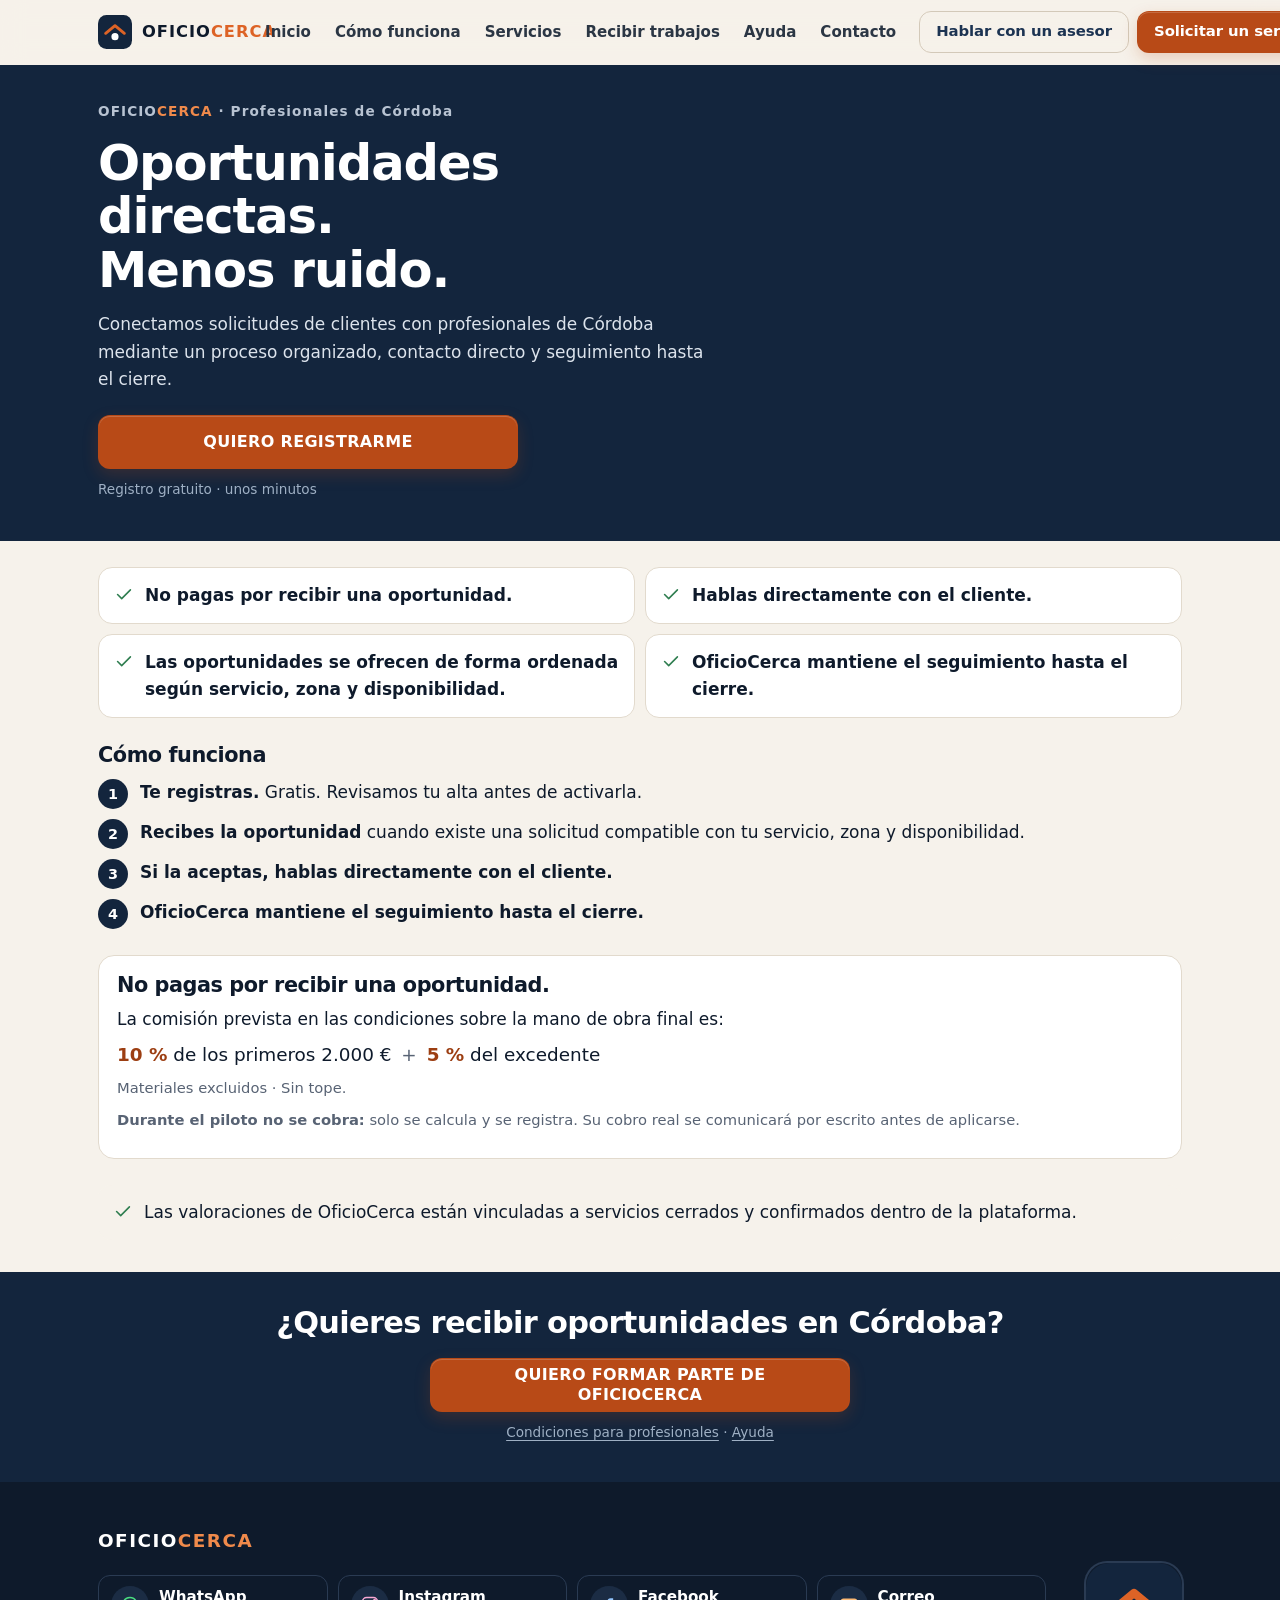
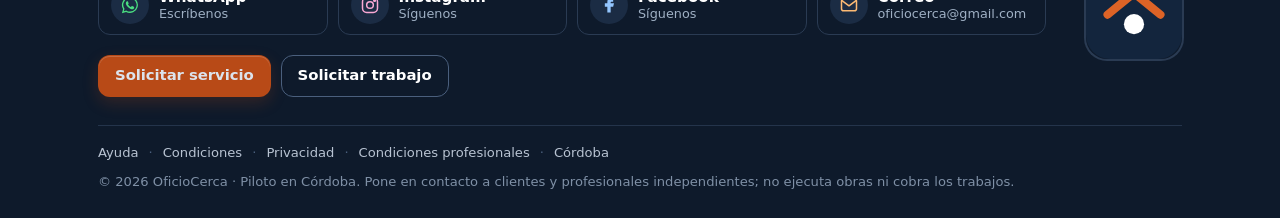
<file: profesionales/cordoba/index.html>
<!doctype html>
<html lang="es">
<head>
<meta charset="utf-8">
<script>if(/\.github\.io$/.test(location.hostname)){location.replace("https://oficiocercaya.com"+location.pathname.replace(/^\/oficiocerca/,"")+location.search+location.hash)}</script>
<meta name="viewport" content="width=device-width, initial-scale=1">
<title>OficioCerca · Profesionales de Córdoba</title>
<meta name="description" content="Oportunidades directas para profesionales de Córdoba: no pagas por recibir una oportunidad, contacto directo con el cliente y seguimiento hasta el cierre.">
<link rel="canonical" href="https://oficiocercaya.com/profesionales/cordoba/">

<meta name="theme-color" content="#13253D">
<meta property="og:type" content="website">
<meta property="og:locale" content="es_ES">
<meta property="og:site_name" content="OficioCerca">
<meta property="og:title" content="OficioCerca · Profesionales de Córdoba">
<meta property="og:description" content="Oportunidades directas para profesionales de Córdoba: no pagas por recibir una oportunidad, contacto directo con el cliente y seguimiento hasta el cierre.">
<meta property="og:url" content="https://oficiocercaya.com/profesionales/cordoba/">
<meta property="og:image" content="https://oficiocercaya.com/assets/img/og-profesionales-cordoba.jpg">
<meta property="og:image:width" content="1200">
<meta property="og:image:height" content="630">
<meta name="twitter:card" content="summary_large_image">
<meta property="og:image:secure_url" content="https://oficiocercaya.com/assets/img/og-profesionales-cordoba.jpg">
<meta property="og:image:type" content="image/jpeg">
<meta property="og:image:alt" content="OficioCerca · Profesionales de Córdoba · Oportunidades directas. Menos ruido.">
<meta name="twitter:title" content="OficioCerca · Profesionales de Córdoba">
<meta name="twitter:description" content="Oportunidades directas para profesionales de Córdoba: no pagas por recibir una oportunidad, contacto directo con el cliente y seguimiento hasta el cierre.">
<meta name="twitter:image" content="https://oficiocercaya.com/assets/img/og-profesionales-cordoba.jpg">
<link rel="icon" href="../../favicon.svg" type="image/svg+xml">
<link rel="icon" href="../../assets/img/favicon-32.png" sizes="32x32" type="image/png">
<link rel="apple-touch-icon" href="../../assets/img/apple-touch-icon.png">
<link rel="stylesheet" href="../../assets/css/styles.css?v=10">
<script>(function(d){try{if(window.matchMedia&&!matchMedia('(prefers-reduced-motion: reduce)').matches&&'IntersectionObserver' in window){d.classList.add('js-motion');setTimeout(function(){if(!window.__ocReveal){d.classList.remove('js-motion')}},2500)}}catch(e){}})(document.documentElement)</script>
<script type="application/ld+json">{"@context": "https://schema.org", "@type": "BreadcrumbList", "itemListElement": [{"@type": "ListItem", "position": 1, "name": "Inicio", "item": "https://oficiocercaya.com/"}, {"@type": "ListItem", "position": 2, "name": "Recibir trabajos", "item": "https://oficiocercaya.com/profesionales/"}, {"@type": "ListItem", "position": 3, "name": "Profesionales de Córdoba", "item": "https://oficiocercaya.com/profesionales/cordoba/"}]}</script>
<link rel="stylesheet" href="../../assets/css/landing.css?v=10">
</head>
<body>
<a class="skip" href="#main">Saltar al contenido</a>
<header class="hdr" id="top">
  <div class="wrap">
    <a class="brand" href="../../" aria-label="OficioCerca, inicio"><svg class="brand-mark" viewBox="0 0 40 40" aria-hidden="true"><rect width="40" height="40" rx="10" fill="#13253D"/><path d="M9 21.5 20 12.5l11 9" stroke="#DD6326" stroke-width="3.4" fill="none" stroke-linecap="round" stroke-linejoin="round"/><circle cx="20" cy="25.5" r="4.2" fill="#fff"/></svg><span class="brand-name">OFICIO<b>CERCA</b></span></a>
    <nav class="nav" aria-label="Principal"><a href="../../">Inicio</a><a href="../../#como-funciona">Cómo funciona</a><a href="../../#servicios">Servicios</a><a href="../../profesionales/">Recibir trabajos</a><a href="../../ayuda/">Ayuda</a><a href="../../#contacto">Contacto</a></nav>
    <div class="hdr-ctas">
      <a class="btn btn-sm hdr-wa" data-wa-item hidden data-wa-msg="Hola, estoy visitando OficioCerca y necesito orientación antes de realizar una solicitud o registro." target="_blank" rel="noopener" aria-label="Hablar con un asesor (WhatsApp, se abre en una ventana nueva)">Hablar con un asesor</a>
      <a class="btn btn-primary btn-sm hdr-cta" href="../../solicitar/">Solicitar un servicio</a>
    </div>
    <button class="menu-btn" type="button" aria-expanded="false" aria-controls="mnav" aria-label="Abrir menú">
      <svg viewBox="0 0 24 24" fill="none" stroke="currentColor" stroke-width="2" stroke-linecap="round" aria-hidden="true"><path d="M4 7h16M4 12h16M4 17h16"/></svg>
    </button>
  </div>
  <nav class="mobile-nav" id="mnav" aria-label="Menú móvil"><a href="../../">Inicio</a><a href="../../#como-funciona">Cómo funciona</a><a href="../../#servicios">Servicios</a><a href="../../profesionales/">Recibir trabajos</a><a href="../../ayuda/">Ayuda</a><a href="../../#contacto">Contacto</a><a class="btn btn-primary" href="../../solicitar/">Solicitar un servicio</a><a class="btn btn-ghost mnav-wa" data-wa-item hidden data-wa-msg="Hola, estoy visitando OficioCerca y necesito orientación antes de realizar una solicitud o registro." target="_blank" rel="noopener" aria-label="Hablar con un asesor (WhatsApp, se abre en una ventana nueva)">Hablar con un asesor</a></nav>
</header>
<main id="main" class="lp">
<section class="lp-hero">
  <div class="wrap">
    <p class="lp-eyebrow">OFICIO<b>CERCA</b> · Profesionales de Córdoba</p>
    <h1>Oportunidades directas. Menos ruido.</h1>
    <p class="lp-lead">Conectamos solicitudes de clientes con profesionales de Córdoba mediante un proceso organizado, contacto directo y seguimiento hasta el cierre.</p>
    <a class="btn btn-primary lp-cta" href="../#form-profesional">QUIERO REGISTRARME</a>
    <p class="lp-mini">Registro gratuito · unos minutos</p>
  </div>
</section>
<section class="wrap lp-sec" aria-label="Ventajas">
  <ul class="lp-vent"><li><svg class="ico" viewBox="0 0 24 24" fill="none" stroke="currentColor" stroke-width="1.7" stroke-linecap="round" stroke-linejoin="round" aria-hidden="true"><path d="m5 12.5 4.5 4.5L19 7.5"/></svg><span>No pagas por recibir una oportunidad.</span></li><li><svg class="ico" viewBox="0 0 24 24" fill="none" stroke="currentColor" stroke-width="1.7" stroke-linecap="round" stroke-linejoin="round" aria-hidden="true"><path d="m5 12.5 4.5 4.5L19 7.5"/></svg><span>Hablas directamente con el cliente.</span></li><li><svg class="ico" viewBox="0 0 24 24" fill="none" stroke="currentColor" stroke-width="1.7" stroke-linecap="round" stroke-linejoin="round" aria-hidden="true"><path d="m5 12.5 4.5 4.5L19 7.5"/></svg><span>Las oportunidades se ofrecen de forma ordenada según servicio, zona y disponibilidad.</span></li><li><svg class="ico" viewBox="0 0 24 24" fill="none" stroke="currentColor" stroke-width="1.7" stroke-linecap="round" stroke-linejoin="round" aria-hidden="true"><path d="m5 12.5 4.5 4.5L19 7.5"/></svg><span>OficioCerca mantiene el seguimiento hasta el cierre.</span></li></ul>
</section>
<div class="wrap"><figure class="video-slot" data-video-slot="profesionales_cordoba" hidden><figcaption>OficioCerca para profesionales</figcaption><div class="video-slot-media"></div></figure></div>
<section class="wrap lp-sec" aria-labelledby="lp-como">
  <h2 id="lp-como">Cómo funciona</h2>
  <ol class="lp-pasos"><li><span class="lp-n">1</span><span><b>Te registras.</b> Gratis. Revisamos tu alta antes de activarla.</span></li><li><span class="lp-n">2</span><span><b>Recibes la oportunidad</b> cuando existe una solicitud compatible con tu servicio, zona y disponibilidad.</span></li><li><span class="lp-n">3</span><span><b>Si la aceptas, hablas directamente con el cliente.</b></span></li><li><span class="lp-n">4</span><span><b>OficioCerca mantiene el seguimiento hasta el cierre.</b></span></li></ol>
</section>
<section class="wrap lp-sec" aria-labelledby="lp-com">
  <div class="lp-card">
    <h2 id="lp-com">No pagas por recibir una oportunidad.</h2>
    <p>La comisión prevista en las condiciones sobre la mano de obra final es:</p>
    <p class="lp-formula"><b>10 %</b> de los primeros 2.000 € <span>+</span> <b>5 %</b> del excedente</p>
    <p class="lp-small">Materiales excluidos · Sin tope.</p>
    <p class="lp-small"><b>Durante el piloto no se cobra:</b> solo se calcula y se registra. Su cobro real se comunicará por escrito antes de aplicarse.</p>
  </div>
</section>
<section class="wrap lp-sec" aria-label="Confianza">
  <p class="lp-trust"><svg class="ico" viewBox="0 0 24 24" fill="none" stroke="currentColor" stroke-width="1.7" stroke-linecap="round" stroke-linejoin="round" aria-hidden="true"><path d="m5 12.5 4.5 4.5L19 7.5"/></svg><span>Las valoraciones de OficioCerca están vinculadas a servicios cerrados y confirmados dentro de la plataforma.</span></p>
</section>
<section class="lp-final">
  <div class="wrap">
    <h2>¿Quieres recibir oportunidades en Córdoba?</h2>
    <a class="btn btn-primary lp-cta" href="../#form-profesional">QUIERO FORMAR PARTE DE OFICIOCERCA</a>
    <p class="lp-mini"><a href="../../condiciones-profesionales/">Condiciones para profesionales</a> · <a href="../../ayuda/#profesional">Ayuda</a></p>
  </div>
</section>
</main>
<footer class="ftr" id="contacto">
  <div class="wrap">
    <div class="ftr-main">
      <div class="ftr-left">
        <p class="ftr-title">OFICIO<b>CERCA</b></p>
        <div class="ftr-social">
          <a class="soc soc-wa" data-wa-item hidden data-wa-msg="Hola, estoy revisando la sección de contacto de OficioCerca y necesito ayuda." target="_blank" rel="noopener" aria-label="WhatsApp de OficioCerca: escríbenos (WhatsApp, se abre en una ventana nueva)"><span class="soc-ico"><svg viewBox="0 0 24 24" aria-hidden="true"><path fill="currentColor" d="M12 2.2A9.7 9.7 0 0 0 3.7 16.9L2.3 21.8l5-1.3A9.7 9.7 0 1 0 12 2.2Zm0 17.7a8 8 0 0 1-4.1-1.1l-.3-.2-3 .8.8-2.9-.2-.3A8 8 0 1 1 12 19.9Zm4.4-6c-.2-.1-1.4-.7-1.7-.8-.2-.1-.4-.1-.5.1l-.8 1c-.1.2-.3.2-.5.1a6.5 6.5 0 0 1-3.2-2.8c-.2-.4.2-.4.7-1.3.1-.2 0-.3 0-.4l-.8-1.8c-.2-.5-.4-.4-.5-.4h-.5a.9.9 0 0 0-.7.3 2.8 2.8 0 0 0-.9 2.1c0 1.2.9 2.4 1 2.6.1.2 1.8 2.7 4.3 3.8 1.6.7 2.2.7 3 .6.5-.1 1.4-.6 1.6-1.2.2-.6.2-1.1.1-1.2l-.5-.2Z"/></svg></span><span class="soc-txt"><b>WhatsApp</b><small>Escríbenos</small></span></a>
          <a class="soc soc-ig" href="https://www.instagram.com/oficiocerca/" target="_blank" rel="noopener" aria-label="Instagram de OficioCerca, @oficiocerca (se abre en una ventana nueva)"><span class="soc-ico"><svg viewBox="0 0 24 24" fill="none" stroke="currentColor" stroke-width="1.8" aria-hidden="true"><rect x="3" y="3" width="18" height="18" rx="5"/><circle cx="12" cy="12" r="4"/><circle cx="17.5" cy="6.5" r="1" fill="currentColor"/></svg></span><span class="soc-txt"><b>Instagram</b><small>Síguenos</small></span></a>
          <a class="soc soc-fb" href="https://www.facebook.com/oficiocerca" target="_blank" rel="noopener" aria-label="Facebook de OficioCerca (se abre en una ventana nueva)"><span class="soc-ico"><svg viewBox="0 0 24 24" aria-hidden="true"><path fill="currentColor" d="M14 8h3V4h-3c-2.8 0-4 1.8-4 4.3V10H7v4h3v7h4v-7h3l1-4h-4V8.6c0-.4.3-.6.6-.6z"/></svg></span><span class="soc-txt"><b>Facebook</b><small>Síguenos</small></span></a>
          <a class="soc soc-mail" href="mailto:oficiocerca@gmail.com" aria-label="Escribir un correo a oficiocerca@gmail.com"><span class="soc-ico"><svg viewBox="0 0 24 24" fill="none" stroke="currentColor" stroke-width="1.8" stroke-linecap="round" stroke-linejoin="round" aria-hidden="true"><rect x="3" y="5" width="18" height="14" rx="2.5"/><path d="m4 7 8 6 8-6"/></svg></span><span class="soc-txt"><b>Correo</b><small>oficiocerca@gmail.com</small></span></a>
        </div>
        <div class="ftr-ctas">
          <a class="btn btn-primary btn-sm" href="../../solicitar/">Solicitar servicio</a>
          <a class="btn btn-sm ftr-btn2" href="../../profesionales/">Solicitar trabajo</a>
        </div>
      </div>
      <a class="ftr-logo" href="../../" aria-label="OficioCerca, inicio"><svg class="brand-mark" viewBox="0 0 40 40" aria-hidden="true"><rect width="40" height="40" rx="10" fill="#13253D"/><path d="M9 21.5 20 12.5l11 9" stroke="#DD6326" stroke-width="3.4" fill="none" stroke-linecap="round" stroke-linejoin="round"/><circle cx="20" cy="25.5" r="4.2" fill="#fff"/></svg></a>
    </div>
    <div class="ftr-bottom">
      <nav class="ftr-legal" aria-label="Información legal y ayuda"><a href="../../ayuda/">Ayuda</a><span aria-hidden="true">·</span><a href="../../condiciones/">Condiciones</a><span aria-hidden="true">·</span><a href="../../privacidad/">Privacidad</a><span aria-hidden="true">·</span><a href="../../condiciones-profesionales/">Condiciones profesionales</a><span aria-hidden="true">·</span><a href="../../cordoba/">Córdoba</a></nav>
      <span class="ftr-copy">© <span data-year>2026</span> OficioCerca · Piloto en Córdoba. Pone en contacto a clientes y profesionales independientes; no ejecuta obras ni cobra los trabajos.</span>
    </div>
  </div>
</footer>
<script src="../../assets/js/config.js?v=10"></script>
<script src="../../assets/js/icons.js?v=10"></script>
<script src="../../assets/js/main.js?v=10" defer></script>

</body>
</html>
</file>
<file: assets/css/styles.css>
/* OficioCerca — estilos V1.1. Mobile first. Sin dependencias externas. */
:root{
  --ink:#0E1A2B; --navy:#13253D; --navy-2:#1C3352; --graphite:#2B3644;
  --sand:#F6F2EB; --sand-2:#EEE7DB; --line:#E2DACD; --line-2:#D3C9B9; --white:#fff;
  --accent:#DD6326; --accent-2:#B84A17; --accent-3:#9C3E12; --accent-soft:#FBE7DB;
  --muted:#586374; --ok:#1E7B55; --ok-soft:#E3F3EA; --err:#B3261E; --err-soft:#FBE9E7;
  --r:16px; --r-sm:12px;
  --sh-1:0 1px 2px rgba(14,26,43,.05),0 2px 8px rgba(14,26,43,.04);
  --sh-2:0 1px 2px rgba(14,26,43,.06),0 10px 28px rgba(14,26,43,.08);
  --sh-3:0 2px 4px rgba(14,26,43,.06),0 18px 40px rgba(14,26,43,.12);
  --ease:cubic-bezier(.2,.7,.2,1);
  --font: ui-sans-serif, system-ui, -apple-system, "Segoe UI", Roboto, "Helvetica Neue", Arial, sans-serif;
  --wrap: 1140px;
}
*,*::before,*::after{box-sizing:border-box}
html{-webkit-text-size-adjust:100%;scroll-behavior:smooth;scroll-padding-top:80px}
body{margin:0;font-family:var(--font);font-size:17px;line-height:1.6;color:var(--ink);background:var(--sand);overflow-x:hidden;-webkit-font-smoothing:antialiased;text-rendering:optimizeLegibility}
img,svg{max-width:100%;display:block}
a{color:var(--navy-2);text-underline-offset:3px}
a:hover{color:var(--accent-2)}
h1,h2,h3{line-height:1.12;letter-spacing:-.022em;margin:0 0 .5em;text-wrap:balance}
h1{font-size:clamp(1.9rem,4.2vw + 1rem,3.45rem);font-weight:800}
h2{font-size:clamp(1.5rem,2.2vw + 1rem,2.25rem);font-weight:800}
h3{font-size:1.1rem;font-weight:700;letter-spacing:-.01em}
p{margin:0 0 1em}
.wrap{width:100%;max-width:var(--wrap);margin:0 auto;padding:0 16px}
@media(min-width:720px){.wrap{padding:0 28px}}
.sr-only{position:absolute;width:1px;height:1px;overflow:hidden;clip:rect(0 0 0 0);white-space:nowrap}
.skip{position:absolute;left:12px;top:-60px;background:var(--ink);color:#fff;padding:10px 14px;border-radius:8px;z-index:100}
.skip:focus{top:12px}
:focus-visible{outline:3px solid var(--accent);outline-offset:2px;border-radius:6px}
.ico{width:24px;height:24px;flex:none}

/* ---------- Header ---------- */
.hdr{position:sticky;top:0;z-index:50;background:rgba(246,242,235,.86);backdrop-filter:saturate(1.4) blur(12px);-webkit-backdrop-filter:saturate(1.4) blur(12px);border-bottom:1px solid transparent;transition:border-color .2s,box-shadow .2s}
.hdr.scrolled{border-bottom-color:var(--line);box-shadow:0 4px 18px rgba(14,26,43,.05)}
.hdr .wrap{display:flex;align-items:center;justify-content:space-between;height:64px;gap:12px}
.brand{display:flex;align-items:center;gap:10px;text-decoration:none;color:var(--ink)}
.brand-mark{width:34px;height:34px;flex:none}
.brand-name{font-weight:900;letter-spacing:.06em;font-size:1.02rem}
.brand-name b{color:var(--accent);font-weight:900}
.nav{display:none}
.nav a{color:var(--graphite);text-decoration:none;font-weight:600;font-size:.94rem;padding:8px 11px;border-radius:9px;transition:background .15s,color .15s}
.nav a:hover{background:rgba(14,26,43,.06);color:var(--ink)}
.btn.hdr-cta{display:none}
.menu-btn{display:inline-flex;align-items:center;justify-content:center;width:46px;height:46px;border-radius:12px;border:1px solid var(--line);background:#fff;color:var(--ink);cursor:pointer;transition:border-color .15s}
.menu-btn:hover{border-color:var(--line-2)}
.menu-btn svg{width:22px;height:22px}
.mobile-nav{display:none;border-top:1px solid var(--line);background:var(--sand);box-shadow:0 14px 24px rgba(14,26,43,.08)}
.mobile-nav.open{display:block}
.mobile-nav a{display:block;padding:15px 16px;border-bottom:1px solid var(--sand-2);text-decoration:none;color:var(--ink);font-weight:600}
.mobile-nav .btn{margin:14px 16px 18px;display:flex;border-bottom:0}
@media(min-width:1100px){
  .nav{display:flex;gap:2px}
  .btn.hdr-cta{display:inline-flex}
  .menu-btn,.mobile-nav,.mobile-nav.open{display:none}
}

/* ---------- Buttons ---------- */
.btn{display:inline-flex;align-items:center;justify-content:center;gap:10px;min-height:50px;padding:0 22px;border-radius:12px;font:inherit;font-weight:700;font-size:1rem;letter-spacing:-.005em;text-decoration:none;cursor:pointer;border:1.5px solid transparent;transition:transform .18s var(--ease),background .18s,border-color .18s,box-shadow .18s,color .18s;text-align:center;line-height:1.2;-webkit-tap-highlight-color:transparent}
.btn .ico{width:19px;height:19px;transition:transform .18s var(--ease)}
.btn:hover .ico{transform:translateX(2px)}
.btn:active{transform:translateY(1px) scale(.99)}
.btn-lg{min-height:54px;padding:0 26px;font-size:1.02rem}
.btn-primary{background:var(--accent-2);color:#fff;box-shadow:0 1px 0 rgba(255,255,255,.18) inset,0 6px 16px rgba(184,74,23,.22)}
.btn-primary:hover{background:var(--accent-3);color:#fff;box-shadow:0 1px 0 rgba(255,255,255,.18) inset,0 10px 22px rgba(184,74,23,.28);transform:translateY(-1px)}
.btn-dark{background:var(--navy);color:#fff;box-shadow:0 6px 16px rgba(19,37,61,.18)}
.btn-dark:hover{background:var(--ink);color:#fff;transform:translateY(-1px)}
.btn-ghost{background:rgba(255,255,255,.85);color:var(--ink);border-color:var(--line-2)}
.btn-ghost:hover{background:#fff;border-color:var(--ink);color:var(--ink)}
.btn-light{background:#fff;color:var(--navy)}
.btn-light:hover{background:var(--sand);color:var(--ink);transform:translateY(-1px)}
.btn-dark-on{background:rgba(14,26,43,.92);color:#fff}
.btn-dark-on:hover{background:var(--ink);color:#fff;transform:translateY(-1px)}
.btn-sm{min-height:42px;padding:0 16px;font-size:.93rem}
.btn-block{width:100%}
.btn[disabled]{opacity:.6;cursor:not-allowed;transform:none;box-shadow:none}

/* ---------- Hero ---------- */
.hero{position:relative;padding:34px 0 48px;overflow:hidden;isolation:isolate;background:linear-gradient(180deg,#F8F4EE 0%,var(--sand) 100%)}
.hero::before{content:"";position:absolute;inset:0;z-index:-1;background-image:linear-gradient(rgba(19,37,61,.055) 1px,transparent 1px),linear-gradient(90deg,rgba(19,37,61,.055) 1px,transparent 1px);background-size:36px 36px;mask-image:radial-gradient(ellipse 70% 60% at 75% 25%,#000 0,transparent 70%);-webkit-mask-image:radial-gradient(ellipse 70% 60% at 75% 25%,#000 0,transparent 70%);pointer-events:none}
.hero-bg{position:absolute;inset:0;z-index:-2;overflow:hidden;pointer-events:none}
.blob{position:absolute;border-radius:50%;filter:blur(60px);opacity:.55;will-change:transform}
.blob.b1{width:420px;height:420px;right:-120px;top:-140px;background:radial-gradient(circle,#F6C7A6 0,#F6C7A6 35%,transparent 70%);animation:drift1 28s ease-in-out infinite alternate}
.blob.b2{width:360px;height:360px;left:-160px;top:40%;background:radial-gradient(circle,#C9D6E6 0,#C9D6E6 35%,transparent 70%);animation:drift2 34s ease-in-out infinite alternate}
.blob.b3{width:260px;height:260px;right:18%;bottom:-120px;background:radial-gradient(circle,#F3DCC4 0,transparent 70%);opacity:.5;animation:drift1 40s ease-in-out infinite alternate-reverse}
@keyframes drift1{from{transform:translate3d(0,0,0)}to{transform:translate3d(-40px,30px,0)}}
@keyframes drift2{from{transform:translate3d(0,0,0)}to{transform:translate3d(36px,-26px,0)}}
.hero-art{position:absolute;z-index:-1;right:-40px;bottom:0;width:min(760px,120%);height:auto;color:var(--navy);opacity:.07;pointer-events:none}
.hero-grid{position:relative;display:grid;gap:30px}
.hero-copy{max-width:640px;min-width:0}
.pill{display:inline-flex;align-items:center;gap:8px;background:rgba(255,255,255,.9);border:1px solid var(--line);border-radius:999px;padding:6px 13px 6px 9px;font-size:.84rem;font-weight:700;color:var(--graphite);box-shadow:var(--sh-1)}
.pill .dot{width:8px;height:8px;border-radius:50%;background:var(--ok);box-shadow:0 0 0 4px var(--ok-soft);animation:pulse 3.2s ease-in-out infinite}
@keyframes pulse{0%,100%{box-shadow:0 0 0 4px var(--ok-soft)}50%{box-shadow:0 0 0 6px rgba(30,123,85,.12)}}
.hero h1{margin:18px 0 14px}
.hero h1 em{font-style:normal;color:var(--accent-2);background:linear-gradient(transparent 72%,rgba(221,99,38,.16) 72%);padding:0 .04em}
.lead{font-size:clamp(1.03rem,.4vw + .95rem,1.15rem);color:var(--graphite);max-width:36em;line-height:1.6}
.hero-ctas{display:grid;gap:10px;margin-top:24px}
.hero-ctas .btn{width:100%}
.hero-b2b{display:flex;align-items:center;gap:12px;margin-top:16px;padding:12px 14px;background:rgba(255,255,255,.75);border:1px solid var(--line);border-radius:14px;text-decoration:none;color:var(--ink);transition:border-color .18s,background .18s,transform .18s var(--ease);flex-wrap:wrap}
.hero-b2b:hover{background:#fff;border-color:var(--navy-2);color:var(--ink);transform:translateY(-1px)}
.hero-b2b .hb-k{font-size:.72rem;font-weight:800;letter-spacing:.08em;text-transform:uppercase;color:#fff;background:var(--navy);padding:4px 8px;border-radius:6px}
.hero-b2b .hb-t{flex:1;min-width:180px;font-weight:600;font-size:.95rem;line-height:1.35}
.hero-b2b .ico{width:18px;height:18px;color:var(--accent-2)}
@media(min-width:560px){.hero-ctas{grid-template-columns:auto auto;justify-content:start}.hero-ctas .btn{width:auto}.hero-b2b{display:inline-flex;flex-wrap:nowrap}}

/* Request card visual (ilustración, no es una solicitud real) */
.req-card{position:relative;background:rgba(255,255,255,.94);border:1px solid var(--line);border-radius:20px;box-shadow:var(--sh-3);padding:20px;max-width:420px;width:100%;justify-self:center;min-width:0}
.req-card .tag{font-size:.72rem;font-weight:800;letter-spacing:.08em;text-transform:uppercase;color:var(--muted)}
.req-head{display:flex;justify-content:space-between;align-items:center;gap:8px;margin-bottom:12px;flex-wrap:wrap}
.req-code{font-family:ui-monospace,SFMono-Regular,Menlo,Consolas,monospace;font-weight:700;background:var(--sand);border:1px dashed var(--line-2);padding:4px 10px;border-radius:8px;font-size:.9rem}
.req-row{display:flex;gap:12px;align-items:flex-start;padding:12px 0;border-top:1px solid var(--sand-2);border-bottom:1px solid var(--sand-2)}
.req-row .ico{color:var(--accent);margin-top:2px}
.req-row small{display:block;color:var(--muted);font-size:.8rem}
.req-steps{list-style:none;margin:14px 0 0;padding:0;display:grid;gap:9px}
.req-steps li{display:flex;align-items:center;gap:10px;font-size:.92rem}
.req-steps .st{width:22px;height:22px;border-radius:50%;display:grid;place-items:center;border:2px solid var(--line-2);flex:none}
.req-steps .done .st{background:var(--ok);border-color:var(--ok);color:#fff}
.req-steps .done .st svg{width:14px;height:14px}
.req-steps .now .st{border-color:var(--accent);box-shadow:0 0 0 4px var(--accent-soft);animation:pulseA 2.8s ease-in-out infinite}
@keyframes pulseA{0%,100%{box-shadow:0 0 0 3px var(--accent-soft)}50%{box-shadow:0 0 0 6px rgba(221,99,38,.12)}}
.req-steps .now{font-weight:700}
.req-steps .todo{color:var(--muted)}
.req-note{margin:14px 0 0;font-size:.74rem;color:var(--muted)}
@media(min-width:960px){.hero{padding:72px 0 92px}.hero-grid{grid-template-columns:1.2fr .8fr;align-items:center;gap:56px}.req-card{transform:rotate(.6deg)}}

/* ---------- Audience split ---------- */
.aud-sec{position:relative;margin-top:-18px}
.aud{display:grid;gap:12px}
.aud-card{position:relative;display:flex;flex-direction:column;gap:6px;background:#fff;border:1px solid var(--line);border-radius:var(--r);padding:20px;text-decoration:none;color:var(--ink);box-shadow:var(--sh-1);transition:border-color .2s,transform .2s var(--ease),box-shadow .2s}
.aud-card:hover{border-color:var(--line-2);transform:translateY(-3px);box-shadow:var(--sh-2);color:var(--ink)}
.aud-card .k{font-size:.72rem;font-weight:800;letter-spacing:.09em;text-transform:uppercase;color:var(--accent-2)}
.aud-card h3{margin:0}
.aud-card p{margin:0;color:var(--graphite);font-size:.96rem}
.aud-card .go{margin-top:10px;display:inline-flex;align-items:center;gap:8px;font-weight:700;color:var(--navy-2)}
.aud-card .go .ico{width:18px;height:18px;transition:transform .2s var(--ease)}
.aud-card:hover .go .ico{transform:translateX(3px)}
.aud-card.featured{background:linear-gradient(160deg,var(--navy-2) 0%,var(--navy) 60%);color:#fff;border-color:var(--navy);box-shadow:0 10px 30px rgba(19,37,61,.22)}
.aud-card.featured p{color:#C9D3E0}
.aud-card.featured .k{color:#FFB48A}
.aud-card.featured .go{color:#fff}
.aud-card.featured:hover{color:#fff;border-color:var(--accent)}
@media(min-width:760px){.aud{grid-template-columns:1.2fr 1fr 1fr;gap:14px}}

/* ---------- Sections ---------- */
.sec{padding:60px 0}
.sec-white{background:#fff}
.sec-dark{background:var(--navy);color:#fff;background-image:radial-gradient(ellipse 60% 80% at 100% 0,rgba(221,99,38,.12),transparent 60%)}
.sec-dark p,.sec-dark li{color:#C9D3E0}
.sec-head{max-width:700px;margin-bottom:30px}
.eyebrow{display:inline-flex;align-items:center;gap:8px;font-size:.76rem;font-weight:800;letter-spacing:.11em;text-transform:uppercase;color:var(--accent-2);margin-bottom:12px}
.eyebrow::before{content:"";width:18px;height:2px;border-radius:2px;background:currentColor;opacity:.7}
.sec-dark .eyebrow{color:#FFB48A}
.sec-head p{color:var(--muted);font-size:1.04rem;max-width:40em}
.sec-dark .sec-head p{color:#C9D3E0}
@media(min-width:960px){.sec{padding:92px 0}}

/* Trades (servicios del piloto) */
.trades{display:grid;grid-template-columns:1fr;gap:10px}
.trade{position:relative;display:flex;align-items:center;gap:14px;background:#fff;border:1px solid var(--line);border-radius:var(--r);padding:16px;text-decoration:none;color:var(--ink);box-shadow:var(--sh-1);transition:border-color .2s,transform .2s var(--ease),box-shadow .2s;min-width:0}
.trade:hover{border-color:var(--line-2);transform:translateY(-2px);box-shadow:var(--sh-2);color:var(--ink)}
.trade-ico{width:48px;height:48px;border-radius:12px;display:grid;place-items:center;background:var(--accent-soft);color:var(--accent-2);flex:none}
.trade-ico .ico{width:26px;height:26px}
.trade-txt{display:flex;flex-direction:column;gap:2px;min-width:0;flex:1}
.trade-txt strong{font-size:1.02rem;line-height:1.3}
.trade-txt span{font-size:.88rem;color:var(--muted);line-height:1.4}
.trade-go{color:var(--line-2);transition:color .2s,transform .2s var(--ease)}
.trade-go .ico{width:20px;height:20px}
.trade:hover .trade-go{color:var(--accent-2);transform:translateX(3px)}
.trade-other{background:linear-gradient(160deg,#FFFDF9,#FBF4EA);border:1.5px dashed var(--line-2);box-shadow:none}
.trade-other .trade-ico{background:var(--navy);color:#fff}
.trade-other:hover{border-style:solid;border-color:var(--navy-2)}
@media(min-width:640px){.trades{grid-template-columns:repeat(2,minmax(0,1fr))}}
@media(min-width:960px){
  .trades{grid-template-columns:repeat(3,minmax(0,1fr));gap:14px}
  .trade{flex-direction:column;align-items:flex-start;padding:22px;min-height:190px}
  .trade-go{position:absolute;right:18px;top:22px}
}

/* Steps */
.steps{list-style:none;margin:0;padding:0;display:grid;gap:0;counter-reset:s}
.step{position:relative;display:grid;grid-template-columns:44px 1fr;gap:14px;padding-bottom:22px}
.step::before{counter-increment:s;content:counter(s);width:44px;height:44px;border-radius:12px;background:var(--navy);color:#fff;display:grid;place-items:center;font-weight:800;position:relative;z-index:1;box-shadow:0 4px 12px rgba(19,37,61,.16)}
.step::after{content:"";position:absolute;left:21px;top:44px;bottom:0;width:2px;background:linear-gradient(var(--line-2),var(--line))}
.step:last-child::after{display:none}
.step h3{margin:9px 0 4px}
.step p{margin:0;color:var(--muted);font-size:.96rem}
.step.hl::before{background:var(--accent-2);box-shadow:0 4px 14px rgba(184,74,23,.3)}
@media(min-width:960px){
  .steps{grid-template-columns:repeat(4,1fr);gap:18px}
  .step{grid-template-columns:1fr;gap:12px;padding-bottom:0}
  .step::after{left:52px;right:-14px;top:21px;bottom:auto;width:auto;height:2px}
  .step h3{font-size:.98rem;margin:0 0 4px}
  .step p{font-size:.87rem}
}
.notice{display:flex;gap:12px;align-items:flex-start;background:var(--accent-soft);border:1px solid #F4D2BE;border-radius:var(--r-sm);padding:14px 16px;margin-top:26px;font-size:.95rem;color:var(--ink)}
.notice .ico{color:var(--accent-2)}
.notice p{margin:0;color:var(--ink)}

/* Split blocks */
.split{display:grid;gap:28px;align-items:start}
@media(min-width:900px){.split{grid-template-columns:1.05fr .95fr;gap:64px;align-items:center}}
.checks{list-style:none;padding:0;margin:0 0 24px;display:grid;gap:12px}
.checks li{display:flex;gap:12px;align-items:flex-start}
.checks .ico{width:22px;height:22px;color:var(--ok);margin-top:2px}
.sec-dark .checks .ico{color:#7FD6A9}
.panel{background:#fff;border:1px solid var(--line);border-radius:20px;padding:22px;box-shadow:var(--sh-2)}
.sec-dark .panel{background:rgba(255,255,255,.05);border-color:rgba(255,255,255,.12);box-shadow:none}
.sec-white .panel{background:var(--sand);box-shadow:none}
.panel h3{margin-bottom:14px}
.mini-list{list-style:none;padding:0;margin:0;display:grid;gap:8px}
.mini-list li{display:flex;gap:12px;align-items:center;padding:12px 14px;background:var(--sand);border-radius:12px;font-weight:600;font-size:.95rem}
.sec-white .panel .mini-list li{background:#fff}
.sec-dark .mini-list li{background:rgba(255,255,255,.06);color:#fff}
.mini-list li.muted{background:transparent;border:1px dashed rgba(255,255,255,.22);font-weight:500}
.mini-list .ico{color:var(--accent)}

/* Why grid */
.why{display:grid;gap:12px}
.why-item{background:#fff;border:1px solid var(--line);border-radius:var(--r);padding:22px;box-shadow:var(--sh-1);transition:transform .2s var(--ease),box-shadow .2s}
.why-item:hover{transform:translateY(-2px);box-shadow:var(--sh-2)}
.why-item .ico{width:30px;height:30px;color:var(--accent);margin-bottom:12px}
.why-item p{margin:0;color:var(--muted);font-size:.95rem}
.why-item.big{background:linear-gradient(160deg,var(--navy-2),var(--ink));color:#fff;border-color:var(--ink)}
.why-item.big p{color:#C9D3E0}
@media(min-width:700px){.why{grid-template-columns:repeat(2,1fr)}}
@media(min-width:1000px){.why{grid-template-columns:repeat(3,1fr)}.why-item.big{grid-row:span 2;display:flex;flex-direction:column;justify-content:center}}

/* Reviews concept */
.verify{display:grid;gap:12px}
.verify-card{background:var(--sand);border:1px solid var(--line);border-radius:var(--r);padding:20px}
.verify-card .vline{display:flex;gap:10px;align-items:center;font-weight:700;margin-bottom:8px}
.verify-card .vline .ico{color:var(--ok)}
.verify-card p{margin:0;color:var(--muted);font-size:.95rem}
@media(min-width:800px){.verify{grid-template-columns:repeat(3,1fr);gap:14px}}

/* Coverage */
.cities{display:flex;flex-wrap:wrap;gap:10px;margin:8px 0 0;padding:0;list-style:none}
.city{display:inline-flex;align-items:center;gap:8px;padding:11px 16px;border-radius:999px;border:1px solid #2C4566;font-weight:700;font-size:.95rem}
.city.on{background:#fff;color:var(--navy);border-color:#fff}
.city.on .dot{width:8px;height:8px;border-radius:50%;background:var(--ok)}

/* CTA band */
.cta-band{position:relative;overflow:hidden;background:linear-gradient(135deg,var(--accent-2) 0%,#A9431A 100%);color:#fff;border-radius:24px;padding:32px 22px;display:grid;gap:18px;box-shadow:0 18px 40px rgba(184,74,23,.22)}
.cta-band::after{content:"";position:absolute;right:-80px;top:-80px;width:260px;height:260px;border-radius:50%;border:36px solid rgba(255,255,255,.08);pointer-events:none}
.cta-band h2{margin:0}
.cta-band p{margin:0;color:#FFF1E8}
.cta-band .row{display:grid;gap:10px;position:relative;z-index:1}
@media(min-width:760px){.cta-band{padding:46px;grid-template-columns:1.3fr 1fr;align-items:center}.cta-band .row{justify-content:end;grid-auto-flow:column}}

/* Footer */
.ftr{background:var(--ink);color:#B8C3D2;padding:48px 0 28px;font-size:.95rem}
.ftr .brand{color:#fff}
.ftr-grid{display:grid;gap:26px}
.ftr h2{font-size:.8rem;letter-spacing:.1em;text-transform:uppercase;color:#fff;margin:0 0 10px}
.ftr ul{list-style:none;padding:0;margin:0;display:grid;gap:8px}
.ftr a{color:#DCE3EC;text-decoration:none}
.ftr a:hover{color:#fff;text-decoration:underline}
.ftr-bottom{border-top:1px solid #24344B;margin-top:30px;padding-top:18px;font-size:.85rem;display:grid;gap:6px}
@media(min-width:800px){.ftr-grid{grid-template-columns:1.4fr 1fr 1fr 1fr}}

/* Aparición suave (solo si JS activo y sin preferencia de movimiento reducido) */
.js-motion [data-reveal]{opacity:0;transform:translateY(14px);transition:opacity .6s var(--ease),transform .6s var(--ease)}
.js-motion [data-reveal].is-in{opacity:1;transform:none}
@media (prefers-reduced-motion:reduce){
  html{scroll-behavior:auto}
  *,*::before,*::after{animation:none!important;transition:none!important}
  .js-motion [data-reveal]{opacity:1;transform:none}
}

/* ---------- Forms ---------- */
.page-hero{padding:28px 0 8px}
.page-hero p{color:var(--muted);font-size:1.05rem;max-width:40em}
.crumbs{font-size:.88rem;color:var(--muted);margin-bottom:10px}
.crumbs a{color:var(--muted)}
.form-layout{display:grid;gap:24px;padding-top:12px;padding-bottom:64px}
@media(min-width:1000px){.form-layout{grid-template-columns:1fr 340px;align-items:start;gap:40px}.aside-sticky{position:sticky;top:88px}}
.form-card{background:#fff;border:1px solid var(--line);border-radius:18px;padding:20px}
@media(min-width:720px){.form-card{padding:32px}}
fieldset{border:0;padding:0;margin:0 0 28px;min-width:0}
legend{font-weight:800;font-size:1.12rem;margin-bottom:4px;padding:0;display:flex;align-items:center;gap:10px}
legend .n{width:28px;height:28px;border-radius:8px;background:var(--navy);color:#fff;display:inline-grid;place-items:center;font-size:.85rem;flex:none}
.fs-help{color:var(--muted);font-size:.93rem;margin:0 0 14px}
.grid2{display:grid;gap:14px}
@media(min-width:640px){.grid2{grid-template-columns:1fr 1fr}}
.field{display:flex;flex-direction:column;gap:6px;margin-bottom:14px;min-width:0}
.grid2 .field{margin-bottom:0}
.grid2{margin-bottom:14px}
label,.label{font-weight:700;font-size:.95rem}
.opt{font-weight:500;color:var(--muted);font-size:.85rem}
.req{color:var(--accent-2)}
input[type=text],input[type=tel],input[type=email],input[type=number],select,textarea{width:100%;font:inherit;font-size:16px;color:var(--ink);background:#fff;border:1.5px solid var(--line);border-radius:12px;padding:13px 14px;min-height:52px;transition:border-color .15s,box-shadow .15s;appearance:none;-webkit-appearance:none}
select{background-image:url("data:image/svg+xml,%3Csvg xmlns='http://www.w3.org/2000/svg' viewBox='0 0 24 24' fill='none' stroke='%23586374' stroke-width='2'%3E%3Cpath d='m6 9 6 6 6-6'/%3E%3C/svg%3E");background-repeat:no-repeat;background-position:right 12px center;background-size:20px;padding-right:42px}
textarea{min-height:140px;resize:vertical}
input:focus,select:focus,textarea:focus{outline:none;border-color:var(--navy-2);box-shadow:0 0 0 4px rgba(28,51,82,.12)}
.hint{font-size:.85rem;color:var(--muted)}
.err-msg{font-size:.87rem;color:var(--err);font-weight:600;display:none}
.field.invalid input,.field.invalid select,.field.invalid textarea{border-color:var(--err);background:var(--err-soft)}
.field.invalid .err-msg,.choice-group.invalid .err-msg,.consent.invalid .err-msg{display:block}
.choice-group{border:0;margin:0 0 14px;padding:0}
.choices{display:grid;gap:10px}
.choices.c2{grid-template-columns:1fr 1fr}
.choices.c3{grid-template-columns:1fr}
@media(min-width:560px){.choices.c3{grid-template-columns:repeat(3,1fr)}}
.choice{position:relative;display:flex}
.choice span{flex:1}
.choice input{position:absolute;opacity:0;width:1px;height:1px}
.choice span{display:flex;flex-direction:column;justify-content:center;gap:2px;min-height:56px;padding:12px 14px;border:1.5px solid var(--line);border-radius:12px;background:#fff;cursor:pointer;font-weight:700;font-size:.97rem;line-height:1.25;transition:border-color .15s,background .15s}
.choice span small{font-weight:500;color:var(--muted);font-size:.8rem}
.choice input:checked+span{border-color:var(--navy);background:#F1F5FA;box-shadow:inset 0 0 0 1px var(--navy)}
.choice input:focus-visible+span{outline:3px solid var(--accent);outline-offset:2px}
.photos{border:2px dashed var(--line);border-radius:14px;padding:18px;text-align:center;background:var(--sand)}
.photos .ico{width:30px;height:30px;color:var(--accent);margin:0 auto 6px}
.photos p{margin:0 0 12px;font-size:.93rem;color:var(--muted)}
.photo-list{display:grid;grid-template-columns:repeat(auto-fill,minmax(84px,1fr));gap:10px;margin-top:14px;text-align:left}
.thumb{position:relative;aspect-ratio:1;border-radius:10px;overflow:hidden;background:#ddd}
.thumb img{width:100%;height:100%;object-fit:cover}
.thumb button{position:absolute;top:4px;right:4px;width:30px;height:30px;border-radius:50%;border:0;background:rgba(14,26,43,.8);color:#fff;display:grid;place-items:center;cursor:pointer}
.thumb button svg{width:16px;height:16px}
.consent{display:flex;gap:12px;align-items:flex-start;padding:14px;border:1.5px solid var(--line);border-radius:12px;margin-bottom:10px;background:#fff;flex-wrap:wrap}
.consent input{width:22px;height:22px;margin:2px 0 0;accent-color:var(--navy);flex:none}
.consent label{font-weight:500;font-size:.95rem;flex:1;min-width:0}
.consent .err-msg{width:100%}
.consent.invalid{border-color:var(--err);background:var(--err-soft)}
.hp{position:absolute;left:-9999px;width:1px;height:1px;overflow:hidden}
.form-status{margin-top:14px;padding:14px;border-radius:12px;font-weight:600;display:none}
.form-status.show{display:block}
.form-status.error{background:var(--err-soft);color:var(--err)}
.form-status.info{background:var(--accent-soft);color:var(--ink)}
.submit-row{display:grid;gap:10px;margin-top:8px}
.submit-row .hint{text-align:center}
.spinner{width:18px;height:18px;border-radius:50%;border:2.5px solid rgba(255,255,255,.45);border-top-color:#fff;animation:spin .8s linear infinite;display:none}
.loading .spinner{display:inline-block}
@keyframes spin{to{transform:rotate(360deg)}}
.cond-hidden{display:none}
.aside-card{background:var(--navy);color:#fff;border-radius:18px;padding:22px}
.aside-card h2{font-size:1.1rem;margin-bottom:12px}
.aside-card ol{margin:0;padding-left:20px;display:grid;gap:8px;color:#C9D3E0;font-size:.95rem}
.aside-card p{color:#C9D3E0;font-size:.92rem;margin:14px 0 0}

/* Success */
.success{display:none;text-align:center;padding:12px 0}
.success.show{display:block}
.success .badge{width:68px;height:68px;border-radius:50%;background:var(--ok-soft);color:var(--ok);display:grid;place-items:center;margin:0 auto 14px}
.success .badge svg{width:36px;height:36px}
.success h2{margin-bottom:8px}
.success p{color:var(--graphite);max-width:32em;margin-left:auto;margin-right:auto}
.ticket{display:inline-flex;flex-direction:column;align-items:center;gap:4px;margin:16px auto 18px;padding:16px 28px;border:2px dashed var(--navy);border-radius:14px;background:var(--sand)}
.ticket small{font-size:.75rem;font-weight:800;letter-spacing:.1em;text-transform:uppercase;color:var(--muted)}
.ticket strong{font-family:ui-monospace,SFMono-Regular,Menlo,Consolas,monospace;font-size:1.8rem;letter-spacing:.04em}
.success .next{text-align:left;max-width:30em;margin:6px auto 20px;padding:16px 18px;background:var(--sand);border-radius:12px;font-size:.95rem}
.success .next ol{margin:6px 0 0;padding-left:20px}

/* Legal pages */
.legal{background:#fff;border:1px solid var(--line);border-radius:18px;padding:22px;margin:12px 0 64px;max-width:820px}
@media(min-width:720px){.legal{padding:40px}}
.legal h2{font-size:1.3rem;margin-top:1.6em}
.draft-banner{background:#FFF4D6;border:1px solid #E9C66B;color:#5A4300;border-radius:12px;padding:14px 16px;font-weight:600;margin-bottom:22px}
.placeholder{background:#FFF4D6;padding:0 4px;border-radius:4px}
.wa-float{position:fixed;right:16px;bottom:16px;z-index:40;display:none}

/* V1.1 — formulario piloto */
.req-legend{font-size:.9rem;color:var(--muted);margin-top:-4px}
.otro-box{background:var(--accent-soft);border:1px solid #F4D2BE;border-radius:14px;padding:14px}
.otro-box input{background:#fff}
.form-card{box-shadow:var(--sh-2)}
.choice span:hover{border-color:var(--line-2)}
.page-hero h1{font-size:clamp(1.75rem,3vw + 1rem,2.7rem)}
@media(max-width:599px){.req-card{display:none}}

/* V1.3 — home compacta */
.why-3{grid-template-columns:1fr}
@media(min-width:760px){.why.why-3{grid-template-columns:repeat(3,1fr)}}
.sec-tight{padding-top:8px}
@media(min-width:960px){.step h3{font-size:1.05rem}.step p{font-size:.93rem}}
@media(min-width:760px){.cta-band{grid-template-columns:1fr auto}}

/* V1.4 — hero con tres opciones claras y fondo fotográfico discreto */
.hero14{background:#0E1A2B;color:#fff;padding:28px 0 36px}
.hero14::before{display:none}
.hero-photo{position:absolute;inset:0;z-index:-1;background:linear-gradient(180deg,rgba(14,26,43,.84) 0%,rgba(14,26,43,.92) 100%),url("../img/hero-obra-800.webp") center 35%/cover no-repeat #0E1A2B}
@media(min-width:800px){.hero-photo{background-image:linear-gradient(90deg,rgba(14,26,43,.93) 0%,rgba(14,26,43,.84) 60%,rgba(14,26,43,.78) 100%),url("../img/hero-obra-1600.webp")}}
.hero14 h1{color:#fff;margin:16px 0 12px;max-width:18em}
.hero14 .lead{color:rgba(255,255,255,.9);max-width:40em}
.hero14 .pill{background:rgba(255,255,255,.12);border-color:rgba(255,255,255,.28);color:#fff;box-shadow:none}
.hero-pick{font-weight:800;font-size:1.05rem;margin:20px 0 10px;color:#fff}
.hero-opts{display:grid;gap:12px}
@media(min-width:900px){.hero-opts{grid-template-columns:repeat(3,1fr);gap:16px}}
.hopt{display:flex;flex-direction:column;gap:6px;padding:18px 18px 16px;border-radius:16px;background:#1C3352;border:1.5px solid rgba(255,255,255,.24);color:#fff;text-decoration:none;box-shadow:0 10px 28px rgba(0,0,0,.28);transition:background .18s,border-color .18s,transform .18s var(--ease)}
.hopt:hover{background:#22406A;border-color:#fff;color:#fff;transform:translateY(-2px)}
.hopt:focus-visible{outline:3px solid var(--accent);outline-offset:3px}
.hopt-ico .ico{width:30px;height:30px;color:#F2A65A}
.hopt-t{font-size:1.22rem;font-weight:800;text-transform:uppercase;letter-spacing:.02em;line-height:1.2}
.hopt-d{font-size:1rem;color:rgba(255,255,255,.92);line-height:1.45;flex:1}
.hopt-cta{display:flex;align-items:center;justify-content:center;gap:8px;margin-top:10px;padding:14px 12px;border-radius:12px;background:#fff;color:#13253D;font-weight:800;font-size:.98rem;text-transform:uppercase;letter-spacing:.02em;text-align:center;line-height:1.25}
.hopt-cta .ico{width:18px;height:18px;flex:none}
.hopt:hover .hopt-cta{background:#FFF4E5}
.hero-note{margin:16px 0 0;font-size:.95rem;color:rgba(255,255,255,.82)}
@media(min-width:960px){.hero14{padding:60px 0 70px}}
.mail-alert{background:#FFF4E5;border-left:4px solid var(--accent);padding:12px 14px;border-radius:8px;text-align:left}
.choices.plazos span,.choices.servs span{min-height:52px}
.ftr a[href^="mailto:"]{word-break:break-all}

/* V1.4 — página de enlaces de los correos (/gestion/) */
.g-box{max-width:660px;margin:22px auto 60px;background:#fff;border:1px solid var(--line);border-radius:18px;padding:22px 18px;box-shadow:var(--sh-2);font-size:18px}
.g-box h1{font-size:clamp(1.45rem,2.2vw + 1rem,1.9rem);margin-bottom:14px}
.g-box h2{font-size:1.2rem;margin:22px 0 10px}
.g-box table{border-collapse:collapse;width:100%;margin:10px 0;table-layout:fixed}
.g-box td{border:1px solid var(--line);padding:9px;vertical-align:top;overflow-wrap:break-word;hyphens:auto;-webkit-hyphens:auto}
.g-box td:first-child{background:var(--sand);font-weight:700;width:40%}
.g-box .btn{display:block;width:100%;border:0;border-radius:12px;padding:17px 16px;margin:12px 0;font-size:1.05rem;font-weight:800;cursor:pointer;background:var(--navy);color:#fff;text-align:center;min-height:56px}
.g-box .btn.sec{background:#fff;color:var(--navy);border:2px solid var(--navy)}
.g-box .btn.rojo{background:#fff;color:#A3262A;border:2px solid #A3262A}
.g-box .btn:disabled{opacity:.55;cursor:wait}
.g-box label{display:block;font-weight:700;margin:14px 0 6px}
.g-box select,.g-box input,.g-box textarea{width:100%;font-size:18px;padding:13px;border:2px solid #8B95A3;border-radius:10px;background:#fff;color:var(--ink);font-family:inherit}
.g-box input[type=checkbox]{width:auto;margin-right:8px}
.g-box textarea{min-height:110px}
.g-box .opc{border:2px solid var(--line);border-radius:12px;padding:6px 16px 10px;margin:14px 0}
.g-box .nota{color:var(--muted);font-size:15px}
.g-box .ok{background:#E8F5EC;border-left:5px solid #2E7D4F;padding:14px;border-radius:8px}
.g-box .err{background:#FDECEC;border-left:5px solid #A3262A;padding:14px;border-radius:8px}
.g-box .stars{display:flex;gap:6px;flex-wrap:wrap}
.g-box .stars label{margin:0;flex:1;min-width:52px}
.g-box .stars input{position:absolute;opacity:0;width:1px;height:1px}
.g-box .stars span{display:block;text-align:center;border:2px solid #8B95A3;border-radius:10px;padding:12px 0;font-size:22px;cursor:pointer}
.g-box .stars input:checked+span{background:var(--navy);color:#F2A65A;border-color:var(--navy)}
.g-box .stars input:focus-visible+span{outline:3px solid var(--accent)}
.g-box .hide{display:none}

/* V1.5 — dos puertas y portal de seguimiento */
@media(min-width:760px){.hero-opts.hero-opts-2{grid-template-columns:repeat(2,1fr);max-width:980px}}
.hero-opts-2 .hopt-t{font-size:1.3rem}
.g-box .prog{list-style:none;padding:0;margin:16px 0}
.g-box .prog li{padding:9px 12px;border-left:5px solid var(--line);margin:5px 0;border-radius:0 8px 8px 0;font-size:1rem}
.g-box .prog .hecho{border-color:#2E7D4F;color:var(--ink)}
.g-box .prog .ahora{border-color:var(--accent);background:#FFF4E5;font-weight:800}
.g-box .prog .pend{color:#6B7684}
.g-box .estado-humano{font-size:1.05rem;background:var(--sand);padding:12px 14px;border-radius:10px}
.g-box a.btn{text-decoration:none;display:flex;align-items:center;justify-content:center}
.g-box a.btn.otro{background:#fff;color:var(--accent-3);border:2px solid var(--accent-2)}
.g-box #msg:empty{display:none}
@media (max-width:360px){.g-box{padding:18px 12px}.g-box td{padding:7px;font-size:16px}}
@media (max-width:480px){.g-box table,.g-box tbody,.g-box tr,.g-box td{display:block;width:100%!important}.g-box tr{margin-bottom:8px}.g-box td:first-child{border-bottom:0;padding-bottom:4px;font-size:16px}.g-box td+td{border-top:0;padding-top:4px}}
/* ===== V1.5 final · Ayuda contextual (tutorial + asesor) — secundaria, nunca por encima del botón de envío ===== */
.ayuda{display:grid;gap:10px;margin:14px 0 6px;padding:14px;background:#fff;border:1px solid var(--line);border-radius:var(--r-sm);box-shadow:var(--sh-1);max-width:46em}
@media(min-width:640px){.ayuda{grid-template-columns:1fr 1fr;gap:18px;padding:16px 18px}}
.ayuda-item{display:flex;flex-direction:column;gap:6px;min-width:0}
.ayuda-item[hidden]{display:none}
.page-hero .ayuda .ayuda-q,.ayuda-q{margin:0;font-size:.95rem;font-weight:600;color:var(--ink)}
.btn-ayuda{display:flex;align-items:center;justify-content:center;gap:8px;width:100%;min-height:48px;padding:8px 14px;border-radius:10px;border:1.5px solid var(--navy-2);background:#fff;color:var(--navy-2);font:inherit;font-weight:700;font-size:.97rem;line-height:1.2;text-align:center;text-decoration:none;cursor:pointer;transition:background .18s,color .18s}
.btn-ayuda:hover{background:var(--sand);color:var(--navy)}
.btn-ayuda .ico{width:20px;height:20px}
.btn-ayuda-wa{border-color:var(--line-2);color:var(--ink)}
.btn-ayuda-wa .ico{color:#1E7B55}
.ayuda-seg{margin-top:18px;padding-top:14px;border-top:1px solid var(--line);display:flex;flex-direction:column;gap:8px}
.ayuda-seg[hidden]{display:none}
.g-box a.btn-ayuda{min-height:52px;font-size:1rem}
/* Modal del tutorial */
html.modal-abierto{overflow:hidden}
.vmodal{border:0;padding:0;background:transparent;max-width:min(560px,calc(100vw - 20px));width:100%;max-height:calc(100dvh - 20px);overflow:visible}
.vmodal::backdrop{background:rgba(14,26,43,.72)}
.vmodal-box{background:#fff;border-radius:var(--r);padding:12px 12px 14px;display:flex;flex-direction:column;gap:8px;max-height:calc(100dvh - 20px);box-shadow:var(--sh-3)}
.vmodal-top{display:flex;align-items:flex-start;justify-content:space-between;gap:10px}
.vmodal-top h2{font-size:1.05rem;margin:6px 0 0 4px;letter-spacing:-.01em}
.vmodal-x{flex:none;width:44px;height:44px;border-radius:10px;border:1.5px solid var(--line-2);background:#fff;font-size:28px;line-height:1;cursor:pointer;color:var(--ink)}
.vmodal-x:hover{border-color:var(--ink)}
.vmodal-media{min-height:0;display:flex;justify-content:center;background:#0E1A2B;border-radius:10px;overflow:hidden}
.vmodal video{display:block;width:auto;max-width:100%;height:auto;max-height:calc(100dvh - 190px);aspect-ratio:1/2;background:#0E1A2B}
.vmodal-note{margin:0;font-size:.82rem;color:var(--muted);text-align:center}
.vmodal-close{width:100%;min-height:46px}
/* ===== Accesos generales a asesoría (cabecera, menú móvil, pie) — secundarios, sin flotante ===== */
[data-wa-item][hidden]{display:none!important}
.hdr-ctas{display:none;align-items:center;gap:8px;flex:none}
.btn.hdr-wa{background:transparent;color:var(--navy-2);border-color:var(--line-2);font-weight:600}
.btn.hdr-wa:hover{background:#fff;border-color:var(--navy-2);color:var(--navy)}
.mobile-nav .btn.mnav-wa{margin-top:-6px;background:#fff;color:var(--navy-2);border-color:var(--line-2)}
@media(min-width:1100px){.hdr-ctas{display:flex}.nav a{white-space:nowrap}}
@media(min-width:1100px) and (max-width:1219px){.nav a{padding:8px 7px}.hdr .wrap{gap:8px}.hdr-ctas .btn{padding:0 14px}}
/* ===== Vídeo institucional (home): sección compacta, secundaria respecto a los CTA ===== */
.sec-inst{padding:28px 0 8px}
.inst-card{display:grid;grid-template-columns:104px 1fr;gap:16px;align-items:center;background:#fff;border:1px solid var(--line);border-radius:var(--r);padding:14px;box-shadow:var(--sh-1);max-width:820px;margin:0 auto}
.inst-poster{position:relative;display:block;width:100%;aspect-ratio:9/16;padding:0;border:0;border-radius:12px;overflow:hidden;background:var(--navy);cursor:pointer}
.inst-poster img{width:100%;height:100%;object-fit:cover;display:block;transition:transform .3s var(--ease)}
.inst-poster:hover img{transform:scale(1.03)}
.inst-play{position:absolute;left:50%;top:50%;width:46px;height:46px;margin:-23px 0 0 -23px;border-radius:50%;background:var(--accent);color:#fff;display:flex;align-items:center;justify-content:center;box-shadow:0 6px 18px rgba(14,26,43,.35);border:2px solid #fff}
.inst-play svg{width:22px;height:22px;margin-left:3px}
.inst-txt{min-width:0}
.inst-txt h2{font-size:clamp(1.02rem,1.6vw + .7rem,1.45rem);text-transform:uppercase;letter-spacing:.01em;color:var(--navy);margin:0 0 8px}
.inst-txt p{color:var(--muted);font-size:.95rem;margin:0 0 12px}
.btn.inst-btn{min-height:46px;padding:0 18px;background:var(--navy);color:#fff;border-color:var(--navy);text-transform:uppercase;letter-spacing:.03em;font-size:.92rem}
.btn.inst-btn:hover{background:var(--navy-2);color:#fff}
.btn.inst-btn .ico{width:20px;height:20px}
@media(max-width:400px){.inst-card{grid-template-columns:88px 1fr;gap:12px;padding:12px}.inst-txt p{font-size:.9rem}.btn.inst-btn{width:100%;padding:0 10px}}
@media(min-width:720px){.sec-inst{padding:40px 0 12px}.inst-card{grid-template-columns:150px 1fr;gap:26px;padding:18px 22px}.inst-play{width:56px;height:56px;margin:-28px 0 0 -28px}}
.vmodal-inst video{aspect-ratio:9/16}

/* ===== V1.6: seguimiento (4 preguntas, servicios, historial) y redes ===== */
.g-box .panel4{background:var(--sand);border-radius:12px;padding:10px 16px;margin:10px 0 14px;font-size:1rem}
.g-box .panel4 p{margin:6px 0}
.g-box .servicios{padding-left:18px;margin:8px 0}
.g-box .servicios li{margin:6px 0}
.g-box .servicios .actual{font-weight:700}
.g-box .mini{border:2px solid var(--navy);background:#fff;color:var(--navy);border-radius:8px;padding:4px 12px;font-weight:800;cursor:pointer;margin-left:6px;min-height:36px}
.g-box details.hist{margin:10px 0}
.g-box details.hist summary{cursor:pointer;font-weight:700;padding:6px 0}
.ftr li.redes a{display:inline-flex;align-items:center;gap:7px}
.ftr li.redes svg{flex:none;opacity:.85}
.borrador-aviso{background:var(--sand);padding:10px 14px;border-radius:10px;margin:0 0 14px}
.link-btn{background:none;border:0;padding:0;color:var(--navy);text-decoration:underline;font:inherit;font-weight:700;cursor:pointer}
/* ===== V1.7 · seguimiento, acuerdo, soporte y centro de ayuda ===== */
.g-box .fila2{display:grid;grid-template-columns:1fr 1fr;gap:10px}
@media (max-width:340px){.g-box .fila2{grid-template-columns:1fr}}
.g-box a.wa-soporte[hidden]{display:none}
.g-box a.wa-soporte{border-color:#1E7B55;color:#14532D}
.g-cargando{display:flex;align-items:center;gap:10px}
.g-cargando::before{content:"";width:18px;height:18px;border-radius:50%;border:3px solid var(--line);border-top-color:var(--navy);animation:oc-gira .8s linear infinite;flex:none}
@keyframes oc-gira{to{transform:rotate(360deg)}}
@media (prefers-reduced-motion:reduce){.g-cargando::before{animation:none}}
.ay-idx{display:flex;flex-wrap:wrap;gap:8px;margin:0 0 20px}
.ay-idx a{padding:8px 12px;border:1px solid var(--line);border-radius:999px;background:#fff;color:var(--navy);font-weight:600;font-size:.92rem;text-decoration:none}
.ay-idx a:hover{background:var(--sand)}
.ay-grid{display:grid;gap:16px}
@media (min-width:860px){.ay-grid{grid-template-columns:1fr 1fr}}
.ay-card{background:#fff;border:1px solid var(--line);border-radius:16px;padding:18px 18px 10px;box-shadow:var(--sh-1);min-width:0;scroll-margin-top:90px}
.ay-card h2{font-size:1.2rem;margin:0 0 10px}
.ay-card ul,.ay-card ol{padding-left:1.2em;margin:0 0 12px}
.ay-card li{margin:6px 0;overflow-wrap:break-word}
.ay-nota{color:var(--muted);font-size:.95rem}
/* ===== Pulido V1.7 · pie de página, confirmaciones, servicio cancelado, huecos de vídeo ===== */
.ftr{padding:44px 0 26px}
.ftr-main{display:flex;flex-direction:column;gap:26px}
.ftr-left{display:flex;flex-direction:column;gap:20px;min-width:0}
.ftr-title{margin:0;font-weight:800;letter-spacing:.08em;font-size:1.15rem;color:#fff}
.ftr-title b{color:#F08A4B}
.ftr-social{display:grid;grid-template-columns:repeat(2,minmax(0,1fr));gap:10px}
.ftr .soc{display:flex;align-items:center;gap:10px;padding:10px 12px;border:1px solid #2A3B53;border-radius:12px;color:#fff;text-decoration:none;min-width:0;transition:background .18s,border-color .18s}
.ftr .soc[hidden]{display:none}
.ftr .soc:hover{background:#1B2C44;border-color:#3B5272;text-decoration:none}
.ftr .soc-ico{flex:none;width:38px;height:38px;border-radius:50%;display:grid;place-items:center;background:#1B2C44}
.ftr .soc-ico svg{width:20px;height:20px}
.ftr .soc-wa .soc-ico{color:#4ADE80}.ftr .soc-ig .soc-ico{color:#F9A8D4}.ftr .soc-fb .soc-ico{color:#93C5FD}.ftr .soc-mail .soc-ico{color:#FDBA74}
.ftr .soc-txt{display:flex;flex-direction:column;min-width:0;line-height:1.2}
.ftr .soc-txt b{font-size:.95rem}
.ftr .soc-txt small{color:#9FB0C4;font-size:.8rem;overflow:hidden;text-overflow:ellipsis;white-space:nowrap}
.ftr-ctas{display:flex;flex-wrap:wrap;gap:10px}
.ftr-ctas .btn{text-decoration:none}
.ftr .ftr-btn2{background:transparent;color:#fff;border:1.5px solid #4A5F7D}
.ftr .ftr-btn2:hover{background:#1B2C44;text-decoration:none}
.ftr-logo{align-self:flex-start;display:block;line-height:0}
.ftr-logo .brand-mark{width:64px;height:64px}
.ftr-bottom{display:flex;flex-direction:column;gap:8px;margin-top:28px;padding-top:16px;font-size:.82rem}
.ftr-legal{display:flex;flex-wrap:wrap;gap:6px 10px;align-items:center}
.ftr-legal a{color:#B8C3D2}
.ftr-legal span{color:#4A5F7D}
.ftr-copy{color:#7F90A6}
@media(min-width:720px){.ftr-social{grid-template-columns:repeat(4,minmax(0,1fr))}}
@media(min-width:900px){.ftr-main{flex-direction:row;justify-content:space-between;align-items:center;gap:40px}.ftr-left{flex:1}.ftr-logo{align-self:center}.ftr-logo .brand-mark{width:96px;height:96px}}
/* Confirmación tras enviar: sin tutorial ni ayuda para rellenar */
body.oc-enviado .page-hero .ayuda,body.oc-enviado .page-hero .req-legend,body.oc-enviado .aside-sticky{display:none}
.success .success-lead{font-size:1.08rem;color:var(--ink);margin-bottom:18px}
.success .success-seg{display:flex;gap:10px;align-items:flex-start;text-align:left;max-width:30em;margin:14px auto 18px;padding:12px 14px;background:var(--sand);border-radius:12px;font-size:.95rem}
.success .success-seg svg{flex:none;width:22px;height:22px;color:var(--navy);margin-top:1px}
/* Huecos de vídeo (vacíos = ocultos) */
.video-slot{margin:22px auto;max-width:640px;text-align:left}
.video-slot[hidden]{display:none}
.video-slot figcaption{font-weight:700;margin-bottom:8px}
.video-slot-media{position:relative;border-radius:14px;overflow:hidden;background:#0F1B2D;aspect-ratio:16/9}
.video-slot-media video,.video-slot-media iframe{position:absolute;inset:0;width:100%;height:100%;border:0;object-fit:contain}
/* Servicio cancelado */
.g-box .cancel-box{text-align:center;padding:22px 16px;border:1px solid var(--line);border-radius:14px;background:#FAFBFC;margin-bottom:16px}
.g-box .cancel-estado{display:inline-block;margin:0 0 10px;padding:6px 14px;border-radius:999px;background:#FDECEC;color:#8A1F23;font-weight:800;font-size:1.05rem}
.g-box .cancel-txt{margin:0 0 14px;color:var(--graphite)}
.g-box .cancel-det{margin:18px 0;border:1px solid var(--line);border-radius:12px;padding:10px 14px}
.g-box .cancel-det>summary{cursor:pointer;font-weight:700;color:var(--navy)}
.g-box .cancel-det[open]>summary{margin-bottom:10px}
.ftr-logo .brand-mark{border-radius:22%;box-shadow:0 0 0 2px #2A3B53}
body.oc-enviado .page-hero > .wrap > p:not(.crumbs){display:none}
/* Pre-piloto: ventajas para profesionales y nota de valoración */
.pro-ventajas{margin-top:8px;margin-bottom:8px}
.pro-ventajas h2{font-size:1.25rem;margin:0 0 12px}
.pro-ventajas ul{list-style:none;padding:0;margin:0;display:grid;gap:10px}
@media(min-width:860px){.pro-ventajas ul{grid-template-columns:1fr 1fr}}
.pro-ventajas li{display:flex;gap:10px;align-items:flex-start;background:#fff;border:1px solid var(--line);border-radius:12px;padding:12px 14px;min-width:0}
.pro-ventajas li .ico{flex:none;width:22px;height:22px;color:var(--ok,#2E7D4F);margin-top:1px}
.pro-ventajas li span{overflow-wrap:anywhere}
.g-box .nota-val{margin:6px 0 10px}
.pro-ventajas li{font-size:.93rem;line-height:1.45;padding:10px 12px}.pro-ventajas ul{gap:8px}
#form-profesional{scroll-margin-top:90px}
@media(max-width:359px){.ftr .soc{padding:8px 9px;gap:8px}.ftr .soc-ico{width:32px;height:32px}.ftr .soc-ico svg{width:18px;height:18px}.ftr .soc-txt b{font-size:.9rem}}

/* Ayuda antes de cancelar / rechazar (cliente y profesional) */
.g-box .antes-cancelar{border:1px solid var(--line);border-radius:14px;padding:12px 14px 4px;margin:12px 0 16px;background:#FAFBFC}
.g-box .antes-cancelar .ac-q{margin:4px 0}
.g-box .antes-cancelar .nota{margin:4px 0 8px}
.g-box .antes-cancelar a.wa-cancel[hidden],.g-box .wa-motivo[hidden],.g-box .wa-alt[hidden]{display:none}
.g-box .antes-cancelar a.wa-cancel{background:#1E7B55;color:#fff;border:0}
.g-box .antes-cancelar a.wa-cancel.sec{background:#fff;color:#14532D;border:2px solid #1E7B55}
.g-box .antes-cancelar .opc{background:#fff}
</file>
<file: assets/css/landing.css>
/* Landing captación profesionales Córdoba (móvil primero) */
.lp-hero{background:var(--navy);color:#fff;padding:36px 0 40px}
.lp-eyebrow{margin:0 0 14px;font-size:.85rem;letter-spacing:.08em;font-weight:700;color:#B8C3D2}
.lp-eyebrow b{color:#F08A4B}
.lp-hero h1{color:#fff;font-size:clamp(2rem,6.5vw,3.1rem);line-height:1.08;margin:0 0 14px;max-width:16ch}
.lp-lead{color:#DCE3EC;font-size:1.06rem;max-width:36em;margin:0 0 22px}
.lp-cta{width:100%;max-width:420px;min-height:54px;font-size:1rem;letter-spacing:.02em;text-decoration:none;justify-content:center;text-align:center;white-space:normal;line-height:1.25}
.lp-mini{margin:10px 0 0;font-size:.85rem;color:#9FB0C4}
.lp-mini a{color:inherit}
.lp-sec{padding-top:26px}
.lp-sec h2{font-size:1.3rem;margin:0 0 12px}
.lp-vent{list-style:none;padding:0;margin:0;display:grid;gap:10px}
@media(min-width:760px){.lp-vent{grid-template-columns:1fr 1fr}}
.lp-vent li{display:flex;gap:10px;align-items:flex-start;background:#fff;border:1px solid var(--line);border-radius:14px;padding:14px;font-weight:600;min-width:0}
.lp-vent li .ico,.lp-trust .ico{flex:none;width:22px;height:22px;color:#2E7D4F;margin-top:1px}
.lp-pasos{list-style:none;padding:0;margin:0;display:grid;gap:10px}
.lp-pasos li{display:flex;gap:12px;align-items:flex-start}
.lp-n{flex:none;width:30px;height:30px;border-radius:50%;background:var(--navy);color:#fff;display:grid;place-items:center;font-weight:800;font-size:.9rem}
.lp-pasos b{font-weight:700}
.lp-card{background:#fff;border:1px solid var(--line);border-radius:16px;padding:18px}
.lp-card h2{margin-bottom:8px}
.lp-card p{margin:0 0 8px}
.lp-formula{font-size:1.15rem;line-height:1.5}
.lp-formula b{color:var(--accent-3)}
.lp-formula span{color:var(--muted);padding:0 4px}
.lp-small{color:var(--muted);font-size:.92rem}
.lp-trust{display:flex;gap:10px;align-items:flex-start;margin:0;padding:14px;border-radius:14px;background:var(--sand)}
.lp-final{background:var(--navy);color:#fff;margin-top:32px;padding:34px 0 38px;text-align:center}
.lp-final h2{color:#fff;font-size:clamp(1.35rem,4.5vw,1.9rem);margin:0 0 18px}
.lp-final .lp-cta{margin:0 auto}
.lp .video-slot{margin-top:26px}
.lp-nota{margin:12px 0 0}
</file>
